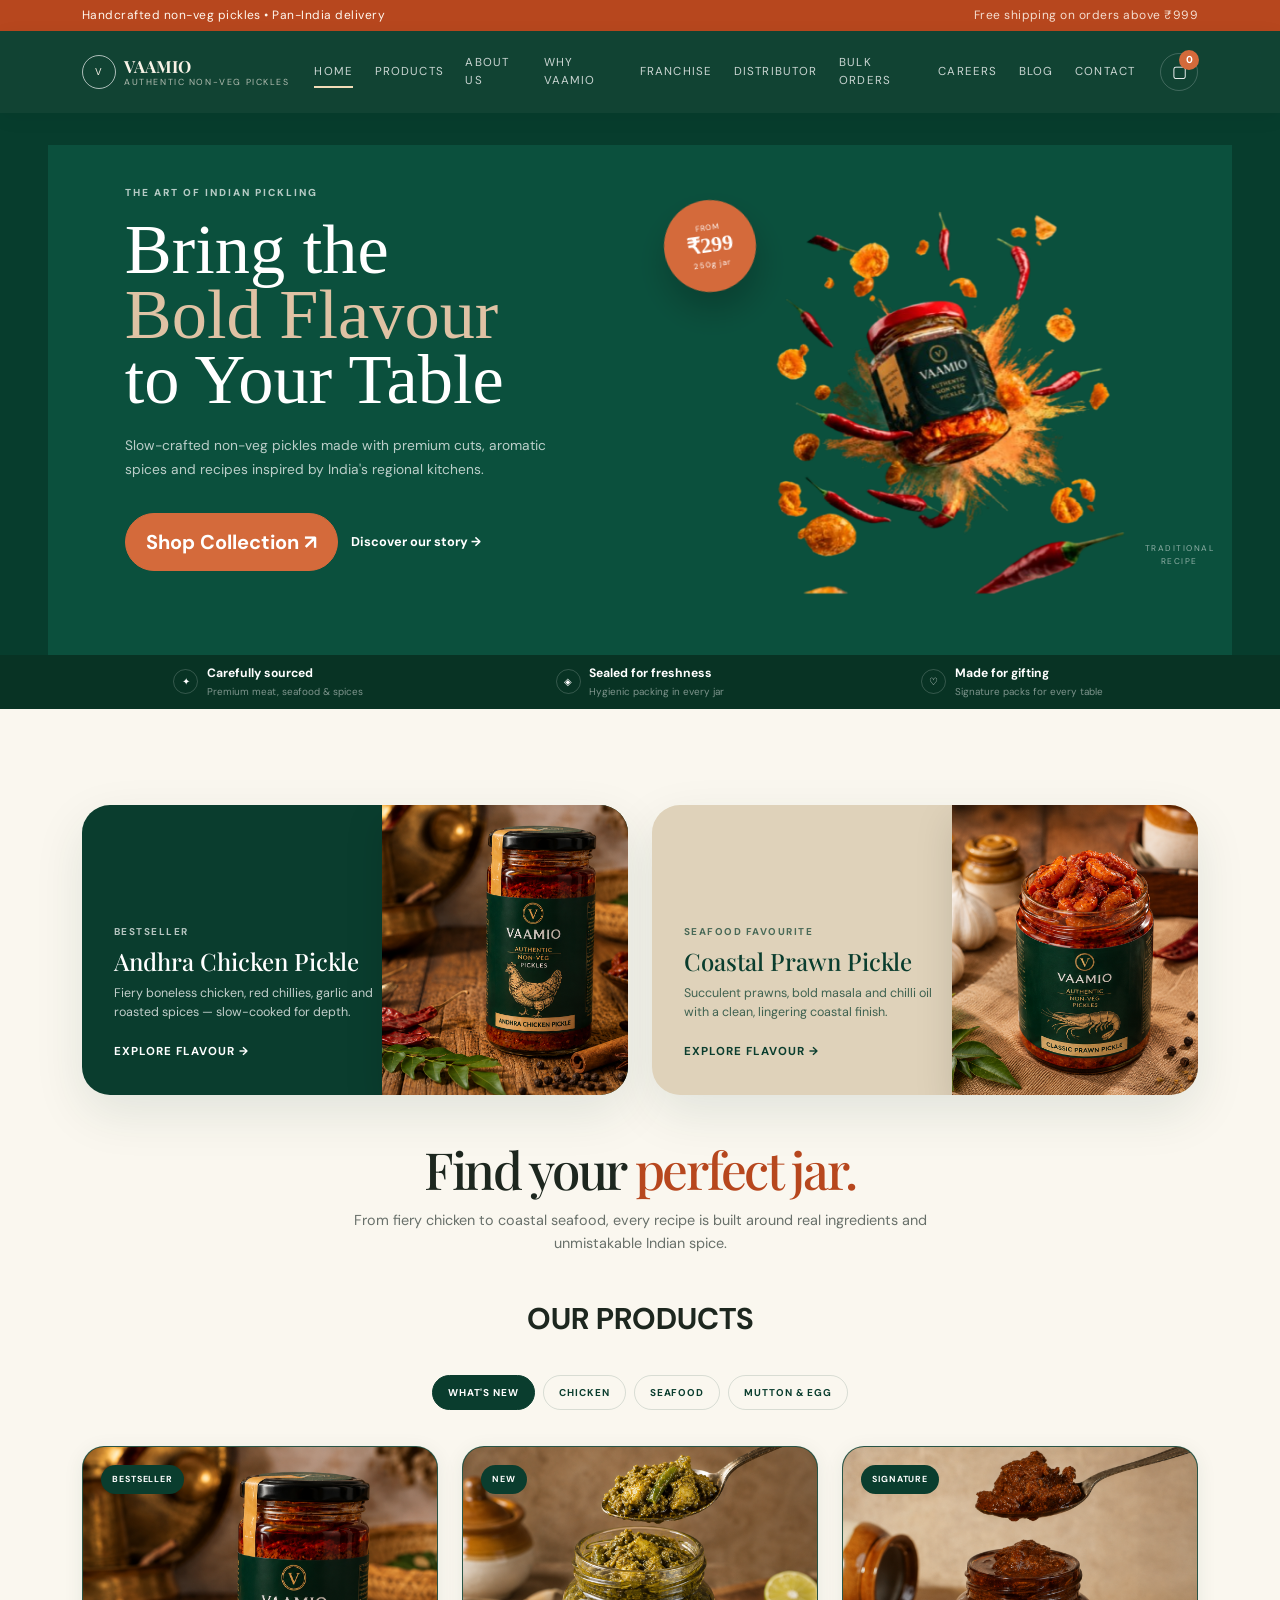
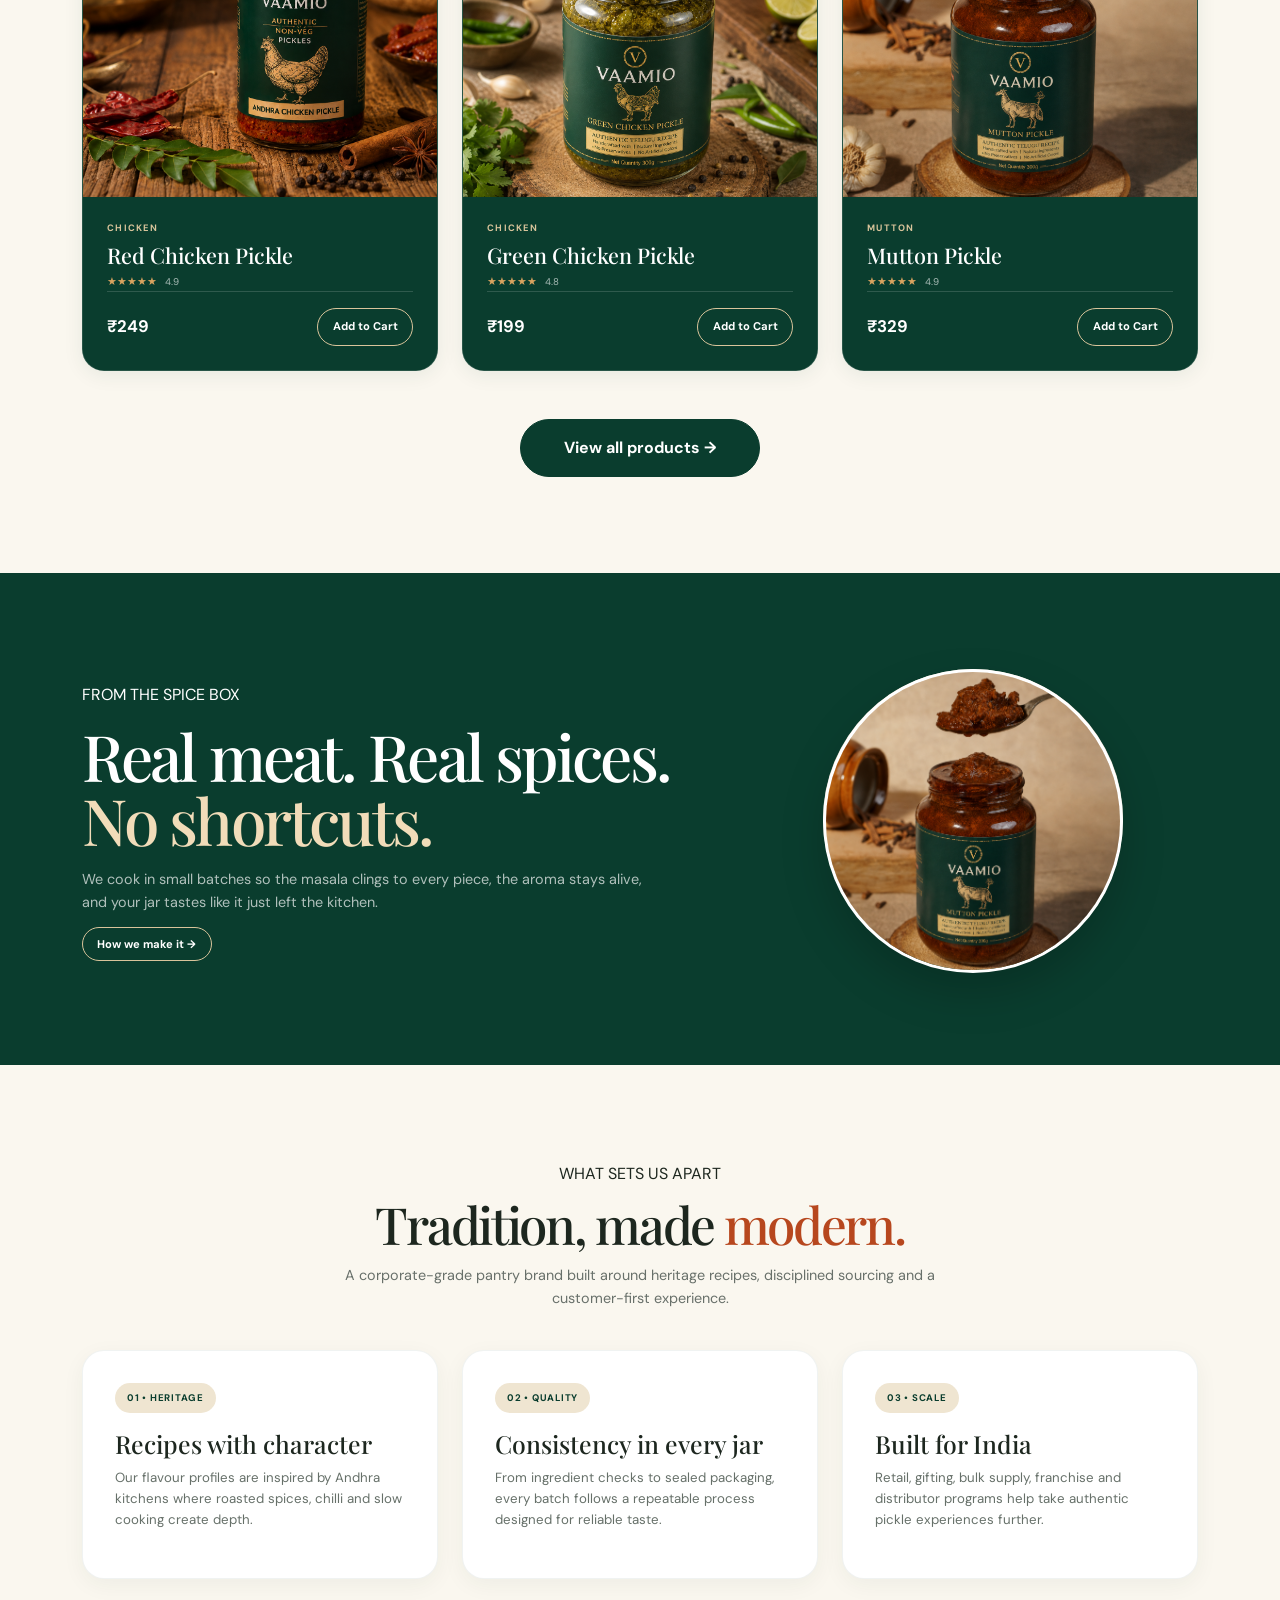
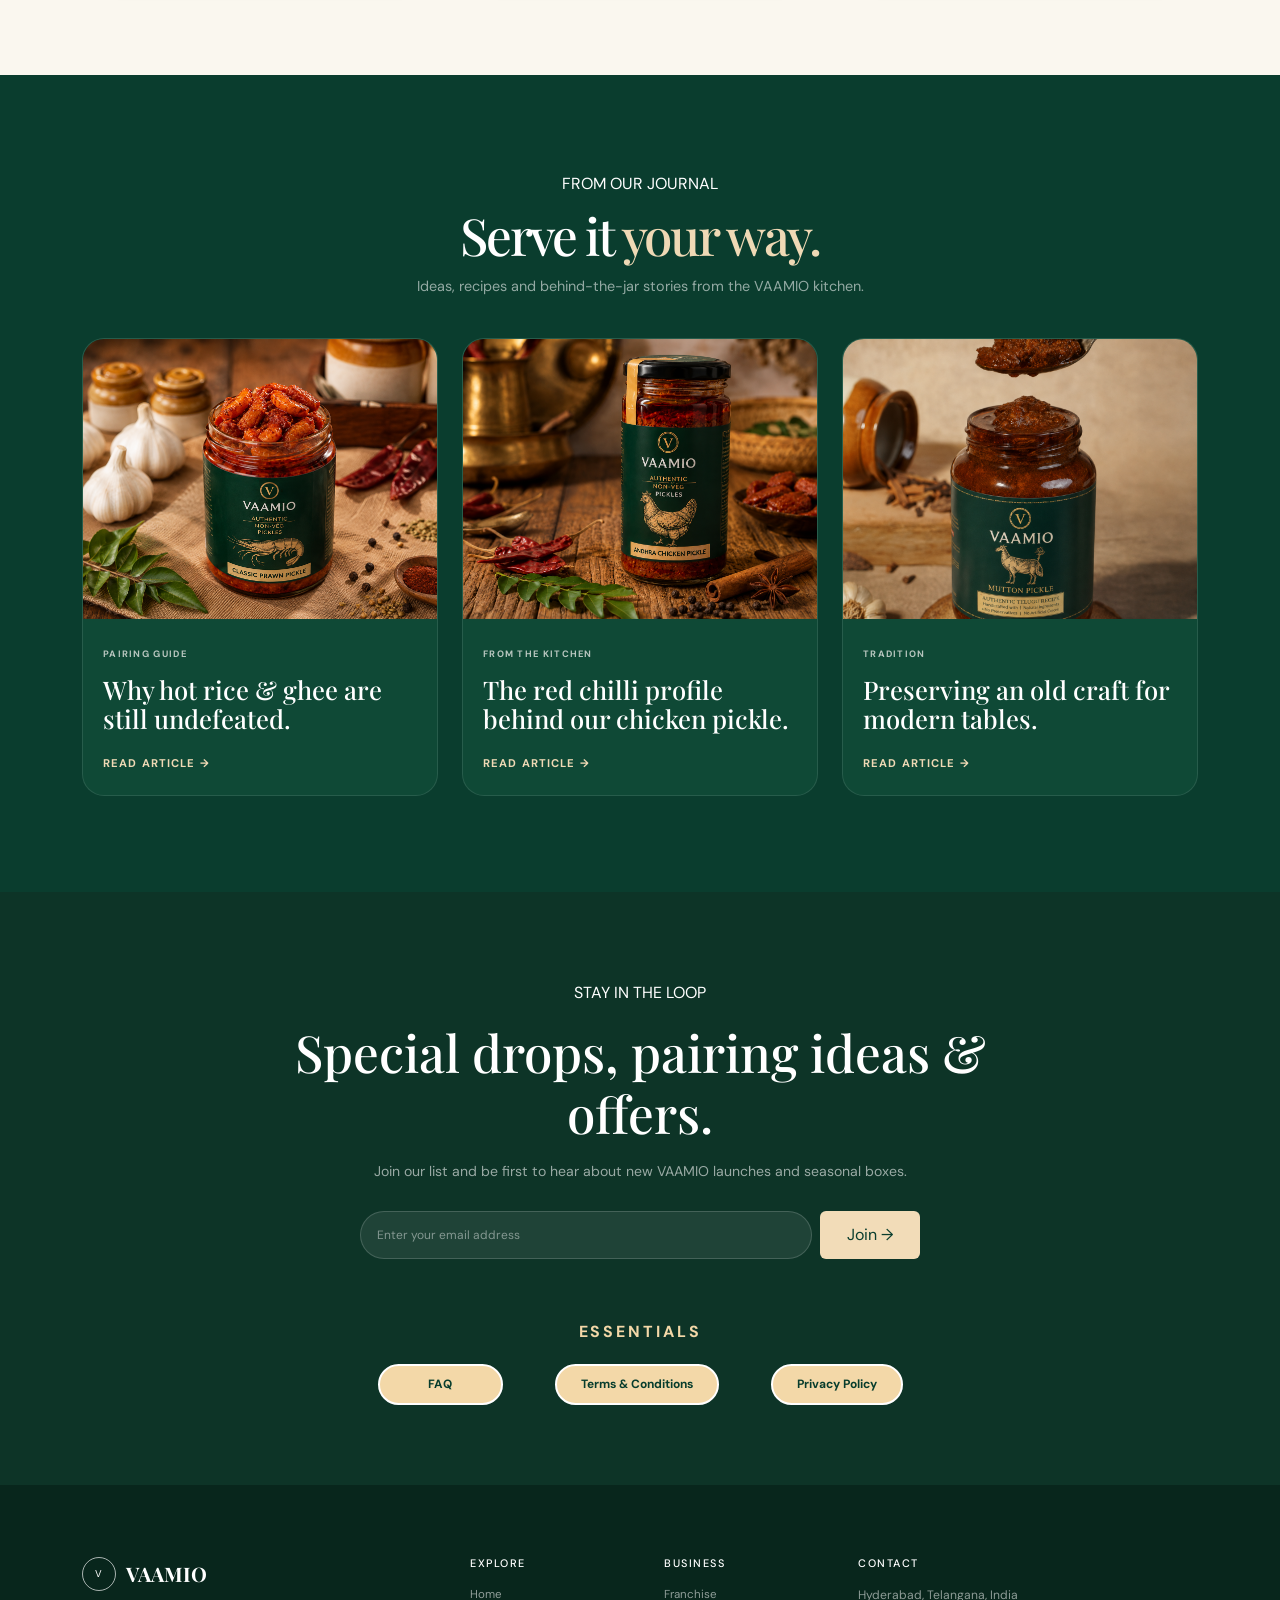
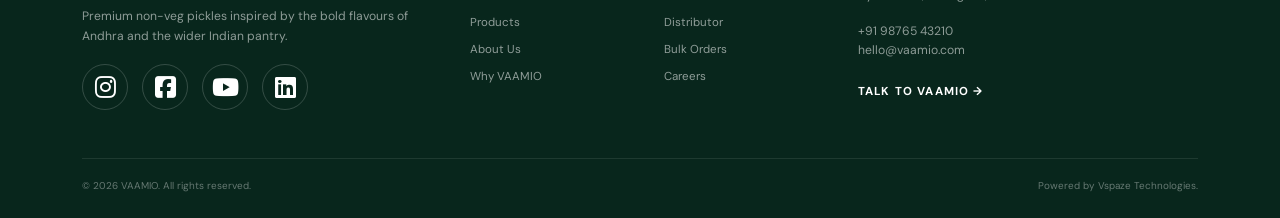
<file: index.html>
<!DOCTYPE html>
<html lang="en">

<head>

    <meta charset="UTF-8">

    <meta
        name="viewport"
        content="width=device-width, initial-scale=1.0">

    <meta
        name="description"
        content="VAAMIO — Authentic Telugu non-veg pickles crafted with premium ingredients and traditional recipes.">


    <title>
        VAAMIO | Authentic Telugu Non-Veg Pickles
    </title>
    <link rel="icon" type="image/png" href="/logo img.png">
    <!-- Bootstrap -->
    <link
        href="https://cdn.jsdelivr.net/npm/bootstrap@5.3.3/dist/css/bootstrap.min.css"
        rel="stylesheet">

    <!-- Google Fonts -->
    <link
        href="https://fonts.googleapis.com/css2?family=DM+Sans:wght@400;500;600;700&family=Playfair+Display:wght@500;600;700&display=swap"
        rel="stylesheet">

    <!-- Main CSS -->
    <link
        rel="stylesheet"
        href="index.css">

    <!-- Font Awesome -->
    <link
        rel="stylesheet"
        href="https://cdnjs.cloudflare.com/ajax/libs/font-awesome/6.5.2/css/all.min.css">

</head>

<body>

    <!-- =====================================================
         ANNOUNCEMENT BAR
    ====================================================== -->

    <div class="announcement-bar">

        <div class="container d-flex justify-content-between align-items-center gap-3 flex-wrap">

            <span>
                Handcrafted non-veg pickles • Pan-India delivery
            </span>

            <span class="announcement-right">
                Free shipping on orders above ₹999
            </span>

        </div>

    </div>


    <!-- =====================================================
         HEADER
    ====================================================== -->

    <header class="site-header sticky-top">

        <nav class="navbar navbar-expand-xl navbar-dark">

            <div class="container py-1">

                <!-- BRAND -->

                <a
                    class="navbar-brand d-flex align-items-center gap-2"
                    href="index.html">

                    <span class="brand-mark">
                        V
                    </span>

                    <span>

                        <strong>
                            VAAMIO
                        </strong>

                        <small>
                            Authentic Non-Veg Pickles
                        </small>

                    </span>

                </a>


                <!-- MOBILE TOGGLER -->

                <button
                    class="navbar-toggler"
                    type="button"
                    data-bs-toggle="collapse"
                    data-bs-target="#mainNav"
                    aria-controls="mainNav"
                    aria-label="Toggle navigation">

                    <span class="navbar-toggler-icon"></span>

                </button>


                <!-- NAVIGATION -->

                <div
                    class="collapse navbar-collapse"
                    id="mainNav">

                    <ul class="navbar-nav ms-auto align-items-xl-center gap-xl-1">

                        <li class="nav-item">

                            <a
                                class="nav-link active"
                                href="index.html">

                                Home

                            </a>

                        </li>


                        <li class="nav-item">

                            <a
                                class="nav-link"
                                href="Products/Products.html">

                                Products

                            </a>

                        </li>


                        <li class="nav-item">

                            <a
                                class="nav-link"
                                href="About us/About.html">

                                About Us

                            </a>

                        </li>


                        <li class="nav-item">

                            <a
                                class="nav-link"
                                href="Why-vaamio/Why-vaamio.html">

                                Why VAAMIO

                            </a>

                        </li>


                        <li class="nav-item">

                            <a
                                class="nav-link"
                                href="Franchise/Franchise.html">

                                Franchise

                            </a>

                        </li>


                        <li class="nav-item">

                            <a
                                class="nav-link"
                                href="Distributor/Distributor.html">

                                Distributor

                            </a>

                        </li>


                        <li class="nav-item">

                            <a
                                class="nav-link"
                                href="Bulk orders/Bulk orders.html">

                                Bulk Orders

                            </a>

                        </li>


                        <li class="nav-item">

                            <a
                                class="nav-link"
                                href="Carrers/Carrers.html">

                                Careers

                            </a>

                        </li>


                        <li class="nav-item">

                            <a
                                class="nav-link"
                                href="Blog/Blog.html">

                                Blog

                            </a>

                        </li>


                        <li class="nav-item">

                            <a
                                class="nav-link"
                                href="Contact/Contact.html">

                                Contact

                            </a>

                        </li>

                    </ul>


                    <!-- NAV ACTIONS -->

                    <div class="nav-actions ms-xl-3 mt-3 mt-xl-0 d-flex align-items-center gap-2">

                        <button
                            class="icon-btn cart-btn"
                            aria-label="Cart"
                            data-bs-toggle="offcanvas"
                            data-bs-target="#cartCanvas">

                            ▢

                            <span id="cartCount">
                                0
                            </span>

                        </button>

                    </div>

                </div>

            </div>

        </nav>

    </header>


    <!-- =====================================================
         MAIN
    ====================================================== -->

    <main>


        <!-- =================================================
             HERO
        ================================================== -->

        <section class="hero">

            <div class="container-fluid px-3 px-lg-5">

                <div class="hero-inner">


                    <!-- HERO CONTENT -->

                    <div class="hero-copy">

                        <p class="eyebrow">
                            The art of Indian pickling
                        </p>

                        <h1>
                            Bring the<br>
                            <em>Bold Flavour</em><br>
                            to Your Table
                        </h1>

                        <p>
                            Slow-crafted non-veg pickles made with premium cuts,
                            aromatic spices and recipes inspired by India's
                            regional kitchens.
                        </p>

                        <div class="hero-actions">

                            <a
                                href="Products/Products.html"
                                class="btn btn-accent btn-lg">

                                Shop Collection ↗

                            </a>

                            <a
                                href="About us/About.html"
                                class="discover">

                                Discover our story →

                            </a>

                        </div>

                    </div>


                    <!-- HERO IMAGE -->

                    <div class="hero-art">

                        <div class="arch">

                            <img
                                src="hero main pickle.png"
                                alt="Andhra Chicken Pickle">

                        </div>


                        <!-- PRICE -->

                        <div class="price">

                            <small>
                                FROM
                            </small>

                            <strong>
                                ₹299
                            </strong>

                            <span>
                                250g jar
                            </span>

                        </div>


                        <!-- HERO NOTE -->

                        <div class="hero-note">

                            TRADITIONAL<br>
                            RECIPE

                        </div>

                    </div>

                </div>

            </div>

        </section>


        <!-- =================================================
             TRUST STRIP
        ================================================== -->

        <section class="trust-strip">

            <div class="container">

                <div class="row g-0 text-center">


                    <div class="col-md-4 trust-item">

                        <div class="trust-icon">
                            ✦
                        </div>

                        <div>

                            <strong>
                                Carefully sourced
                            </strong>

                            <span>
                                Premium meat, seafood &amp; spices
                            </span>

                        </div>

                    </div>


                    <div class="col-md-4 trust-item">

                        <div class="trust-icon">
                            ◈
                        </div>

                        <div>

                            <strong>
                                Sealed for freshness
                            </strong>

                            <span>
                                Hygienic packing in every jar
                            </span>

                        </div>

                    </div>


                    <div class="col-md-4 trust-item">

                        <div class="trust-icon">
                            ♡
                        </div>

                        <div>

                            <strong>
                                Made for gifting
                            </strong>

                            <span>
                                Signature packs for every table
                            </span>

                        </div>

                    </div>

                </div>

            </div>

        </section>


        <!-- =================================================
             FEATURED PRODUCTS
        ================================================== -->

        <section class="section-shell light-section">

            <div class="container">


                <div class="row g-4 mb-5 home-product-grid">


                    <!-- CHICKEN FEATURE -->

                    <div class="col-lg-6">

                        <article class="feature-card feature-dark h-100">

                            <div class="feature-copy">

                                <span class="small-label">
                                    BESTSELLER
                                </span>

                                <h3>
                                    Andhra Chicken Pickle
                                </h3>

                                <p>
                                    Fiery boneless chicken, red chillies,
                                    garlic and roasted spices — slow-cooked
                                    for depth.
                                </p>

                                <a
                                    href="Products/Products.html"
                                    class="text-link">

                                    Explore flavour →

                                </a>

                            </div>

                            <img
                                src="Chickenpickle1.png"
                                alt="Chicken Pickle"
                                loading="lazy"
                                onerror="this.src='https://placehold.co/800x800/e8dfce/0a3d2e?text=Chicken+Pickle';">

                        </article>

                    </div>


                    <!-- PRAWN FEATURE -->

                    <div class="col-lg-6">

                        <article class="feature-card feature-cream h-100">

                            <div class="feature-copy">

                                <span class="small-label">
                                    SEAFOOD FAVOURITE
                                </span>

                                <h3>
                                    Coastal Prawn Pickle
                                </h3>

                                <p>
                                    Succulent prawns, bold masala and chilli
                                    oil with a clean, lingering coastal finish.
                                </p>

                                <a
                                    href="Products/Products.html"
                                    class="text-link">

                                    Explore flavour →

                                </a>

                            </div>

                            <img
                                src="prawnpickle.png"
                                alt="Prawn Pickle"
                                loading="lazy"
                                onerror="this.src='https://placehold.co/800x800/e8dfce/0a3d2e?text=Prawn+Pickle';">

                        </article>

                    </div>

                </div>


                <!-- PRODUCT HEADING -->

                <div class="section-heading text-center home-products-heading">

                    

                    <h2>
                        Find your
                        <span>
                            perfect jar.
                        </span>
                    </h2>

                    <p>
                        From fiery chicken to coastal seafood, every recipe
                        is built around real ingredients and unmistakable
                        Indian spice.
                    </p>

                </div>


              <div class="text-center pb-0">
                   <span class="eyebrow dark products-eyebrow">
    OUR PRODUCTS
</span>
              </div>
                <div
                    class="filter-pills"
                    id="homeProductFilters">
                    
                    
                    <button
                        type="button"
                        class="filter-pill active"
                        data-filter="all">

                        What's New

                    </button>

                    <button
                        type="button"
                        class="filter-pill"
                        data-filter="chicken">

                        Chicken

                    </button>

                    <button
                        type="button"
                        class="filter-pill"
                        data-filter="seafood">

                        Seafood

                    </button>

                    <button
                        type="button"
                        class="filter-pill"
                        data-filter="meat">

                        Mutton &amp; Egg

                    </button>

                </div>


                <!-- =================================================
                     PRODUCT GRID
                     WHAT'S NEW = FIRST 3 PRODUCTS ONLY
                     ================================================== -->

                <div
                    class="row g-4 justify-content-center"
                    id="homeProductGrid">


                    <!-- =================================================
                         CHICKEN 1
                    ================================================== -->

                    <div
                        class="col-md-4 home-product-item"
                        data-category="chicken">

                        <article class="product-card">

                            <div class="product-image">

                                <span class="product-tag">
                                    BESTSELLER
                                </span>

                                <img
                                    src="Chickenpickle1.png"
                                    alt="Red Chicken Pickle"
                                    loading="lazy"
                                    onerror="this.src='https://placehold.co/800x800/e8dfce/0a3d2e?text=Red+Chicken+Pickle';">

                            </div>


                            <div class="product-info">

                                <span class="product-type">
                                    chicken
                                </span>

                                <h3>
                                    Red Chicken Pickle
                                </h3>

                                <div class="rating">

                                    ★★★★★

                                    <small>
                                        4.9
                                    </small>

                                </div>


                                <div class="product-bottom">

                                    <strong>
                                        ₹249
                                    </strong>

                                    <button
                                        type="button"
                                        class="btn-add-cart add-to-cart add-btn"
                                        data-name="Red Chicken Pickle"
                                        data-price="249"
                                        data-image="Chickenpickle1.png">

                                        Add to Cart

                                    </button>

                                </div>

                            </div>

                        </article>

                    </div>


                    <!-- =================================================
                         GREEN CHIKEN
                    ================================================== -->

                    <div
                        class="col-md-4 home-product-item"
                        data-category="chicken">

                        <article class="product-card">

                            <div class="product-image">

                                <span class="product-tag">
                                    NEW
                                </span>

                                <img
                                    src="green chicken pickle.png"
                                    alt="Green Chicken Pickle"
                                    loading="lazy"
                                    onerror="this.src='https://placehold.co/800x800/e8dfce/0a3d2e?text=Green+Chilli+Pickle';">

                            </div>


                            <div class="product-info">

                                <span class="product-type">
                                    chicken
                                </span>

                                <h3>
                                    Green Chicken Pickle
                                </h3>

                                <div class="rating">

                                    ★★★★★

                                    <small>
                                        4.8
                                    </small>

                                </div>


                                <div class="product-bottom">

                                    <strong>
                                        ₹199
                                    </strong>

                                    <button
                                       type="button"
                                       class="btn-add-cart add-to-cart add-btn"
                                       data-name="Green Chicken Pickle"
                                       data-price="199"
                                      data-image="green chicken pickle.png">

                                        Add to Cart
                                   </button>

                                </div>

                            </div>

                        </article>

                    </div>


                    <!-- =================================================
                         MUTTON
                    ================================================== -->

                    <div
                        class="col-md-4 home-product-item"
                        data-category="meat">

                        <article class="product-card">

                            <div class="product-image">

                                <span class="product-tag">
                                    SIGNATURE
                                </span>

                                <img
                                    src="mutton pickle.png"
                                    alt="Mutton Pickle"
                                    loading="lazy"
                                    onerror="this.src='https://placehold.co/800x800/e8dfce/0a3d2e?text=Mutton+Pickle';">

                            </div>


                            <div class="product-info">

                                <span class="product-type">
                                    Mutton
                                </span>

                                <h3>
                                    Mutton Pickle
                                </h3>

                                <div class="rating">

                                    ★★★★★

                                    <small>
                                        4.9
                                    </small>

                                </div>


                                <div class="product-bottom">

                                    <strong>
                                        ₹329
                                    </strong>

                                    <button
                                        type="button"
                                        class="btn-add-cart add-to-cart add-btn"
                                        data-name="Mutton Pickle"
                                        data-price="329"
                                        data-image="mutton pickle.png">

                                        Add to Cart

                                    </button>

                                </div>

                            </div>

                        </article>

                    </div>
                    <div
                        class="col-md-4 home-product-item"
                        data-category="meat">

                        <article class="product-card">

                            <div class="product-image">

                                <span class="product-tag">
                                    SIGNATURE
                                </span>

                                <img
                                    src="egg pickle.png"
                                    alt="Egg Pickle"
                                    loading="lazy"
                                    onerror="this.src='https://placehold.co/800x800/e8dfce/0a3d2e?text=Green+Chilli+Pickle';">

                            </div>


                            <div class="product-info">

                                <span class="product-type">
                                    Egg
                                </span>

                                <h3>
                                    Egg Pickle
                                </h3>

                                <div class="rating">

                                    ★★★★★

                                    <small>
                                        4.8
                                    </small>

                                </div>


                                <div class="product-bottom">

                                    <strong>
                                        ₹199
                                    </strong>

                                    <button
                                        type="button"
                                        class="btn-add-cart add-to-cart add-btn"
                                        data-name="Egg Pickle"
                                        data-price="199"
                                        data-image="Egg pickle.png">

                                        Add to Cart

                                    </button>

                                </div>

                            </div>

                        </article>

                    </div>


                    <!-- =================================================
                         PRAWN
                    ================================================== -->

                    <div
                        class="col-md-4 home-product-item"
                        data-category="seafood">

                        <article class="product-card">

                            <div class="product-image">

                                <span class="product-tag">
                                    COASTAL
                                </span>

                                <img
                                    src="prawnpickle.png"
                                    alt="Prawn Pickle"
                                    loading="lazy"
                                    onerror="this.src='https://placehold.co/800x800/e8dfce/0a3d2e?text=Prawn+Pickle';">

                            </div>


                            <div class="product-info">

                                <span class="product-type">
                                    seafood
                                </span>

                                <h3>
                                    Prawn Pickle
                                </h3>

                                <div class="rating">

                                    ★★★★★

                                    <small>
                                        4.9
                                    </small>

                                </div>


                                <div class="product-bottom">

                                    <strong>
                                        ₹299
                                    </strong>

                                    <button
                                        type="button"
                                        class="btn-add-cart add-to-cart add-btn"
                                        data-name="Prawn Pickle"
                                        data-price="299"
                                        data-image="prawnpickle.png">

                                        Add to Cart

                                    </button>

                                </div>

                            </div>

                        </article>

                    </div>
                    <!-- =================================================
     FISH PICKLE
================================================== -->

<div
    class="col-md-4 home-product-item"
    data-category="seafood">

    <article class="product-card">

        <div class="product-image">

            <span class="product-tag">
                NEW
            </span>

            <img
                src="fish pickle.png"
                alt="Fish Pickle"
                loading="lazy"
                onerror="this.src='https://placehold.co/800x800/e8dfce/0a3d2e?text=Fish+Pickle';">

        </div>


        <div class="product-info">

            <span class="product-type">
                seafood
            </span>

            <h3>
                Fish Pickle
            </h3>

            <div class="rating">

                ★★★★★

                <small>
                    4.8
                </small>

            </div>


            <div class="product-bottom">

                <strong>
                    ₹249
                </strong>

                <button
                    type="button"
                    class="btn-add-cart add-to-cart add-btn"
                    data-name="Fish Pickle"
                    data-price="249"
                    data-image="fish pickle.png">

                    Add to Cart

                </button>

            </div>

        </div>

    </article>

</div>


                    <!-- =================================================
                         ADD MORE CHICKEN PRODUCTS HERE
                         
                         Example:
                         data-category="chicken"
                    ================================================== -->

                    <!--
                    <div
                        class="col-md-4 home-product-item"
                        data-category="chicken">

                        <article class="product-card">

                            <div class="product-image">

                                <span class="product-tag">
                                    NEW
                                </span>

                                <img
                                    src="your-chicken-image.png"
                                    alt="Your Chicken Pickle"
                                    loading="lazy">

                            </div>

                            <div class="product-info">

                                <span class="product-type">
                                    chicken
                                </span>

                                <h3>
                                    Your Chicken Pickle
                                </h3>

                                <div class="rating">
                                    ★★★★★
                                    <small>4.8</small>
                                </div>

                                <div class="product-bottom">

                                    <strong>
                                        ₹299
                                    </strong>

                                    <button
                                        type="button"
                                        class="btn-add-cart add-to-cart add-btn"
                                        data-name="Your Chicken Pickle"
                                        data-price="299"
                                        data-image="your-chicken-image.png">

                                        Add to Cart

                                    </button>

                                </div>

                            </div>

                        </article>

                    </div>
                    -->

                </div>


                <!-- VIEW ALL PRODUCTS -->

                <div class="text-center mt-5">

    <a
        href="Products/Products.html"
        class="view-all-products">

        View all products →

    </a>

</div>
            </div>

        </section>


        <!-- =================================================
             STATEMENT SECTION
        ================================================== -->

        <section class="statement-banner">

            <div class="container">

                <div class="row align-items-center">


                    <div class="col-lg-7">

                        <span class="eyebrow">
                            FROM THE SPICE BOX
                        </span>

                        <h2>

                            Real meat. Real spices.

                            <br>

                            <span>
                                No shortcuts.
                            </span>

                        </h2>

                        <p>
                            We cook in small batches so the masala clings
                            to every piece, the aroma stays alive, and your
                            jar tastes like it just left the kitchen.
                        </p>

                        <a
                            class="add-btn btn-primary-cream"
                            href="Why-vaamio/Why-vaamio.html">

                            How we make it →

                        </a>

                    </div>


                    <div
                        class="col-lg-5 text-center mt-5 mt-lg-0">

                        <div class="round-product-wrap">

                            <img
                                src="mutton pickle.png"
                                alt="Signature Pickle"
                                loading="lazy"
                                onerror="this.src='https://placehold.co/800x800/e8dfce/0a3d2e?text=Signature+Pickle';">

                        </div>

                    </div>

                </div>

            </div>

        </section>


        <!-- =================================================
             WHAT SETS US APART
        ================================================== -->

        <section class="section-shell light-section">

            <div class="container">


                <div class="section-heading text-center">

                    <span class="eyebrow dark">
                        WHAT SETS US APART
                    </span>

                    <h2>
                        Tradition, made
                        <span>
                            modern.
                        </span>
                    </h2>

                    <p>
                        A corporate-grade pantry brand built around heritage
                        recipes, disciplined sourcing and a customer-first
                        experience.
                    </p>

                </div>


                <div class="row g-4">


                    <div class="col-md-4">

                        <article class="info-card">

                            <span class="badge-soft">
                                01 • HERITAGE
                            </span>

                            <h3 class="mt-3">
                                Recipes with character
                            </h3>

                            <p>
                                Our flavour profiles are inspired by Andhra
                                kitchens where roasted spices, chilli and
                                slow cooking create depth.
                            </p>

                        </article>

                    </div>


                    <div class="col-md-4">

                        <article class="info-card">

                            <span class="badge-soft">
                                02 • QUALITY
                            </span>

                            <h3 class="mt-3">
                                Consistency in every jar
                            </h3>

                            <p>
                                From ingredient checks to sealed packaging,
                                every batch follows a repeatable process
                                designed for reliable taste.
                            </p>

                        </article>

                    </div>


                    <div class="col-md-4">

                        <article class="info-card">

                            <span class="badge-soft">
                                03 • SCALE
                            </span>

                            <h3 class="mt-3">
                                Built for India
                            </h3>

                            <p>
                                Retail, gifting, bulk supply, franchise and
                                distributor programs help take authentic
                                pickle experiences further.
                            </p>

                        </article>

                    </div>

                </div>

            </div>

        </section>


        <!-- =================================================
             JOURNAL
        ================================================== -->

        <section class="journal-section">

            <div class="container">


                <div class="section-heading text-center light-heading">

                    <span class="eyebrow">
                        FROM OUR JOURNAL
                    </span>

                    <h2>
                        Serve it
                        <span>
                            your way.
                        </span>
                    </h2>

                    <p>
                        Ideas, recipes and behind-the-jar stories from the
                        VAAMIO kitchen.
                    </p>

                </div>


                <div class="row g-4">


                    <!-- JOURNAL 1 -->

                    <div class="col-md-4">

                        <article class="journal-card">

                            <div class="journal-image">

                                <img
                                    src="prawnpickle.png"
                                    alt="Prawn Pickle Pairing"
                                    loading="lazy"
                                    onerror="this.src='https://placehold.co/800x800/e8dfce/0a3d2e?text=Prawn+Pickle+Pairing';">

                            </div>

                            <div class="journal-copy">

                                <span>
                                    PAIRING GUIDE
                                </span>

                                <h3>
                                    Why hot rice &amp; ghee are still undefeated.
                                </h3>

                                <a href="Blog/Blog.html">
                                    Read article →

                                </a>

                            </div>

                        </article>

                    </div>


                    <!-- JOURNAL 2 -->

                    <div class="col-md-4">

                        <article class="journal-card">

                            <div class="journal-image">

                                <img
                                    src="Chickenpickle1.png"
                                    alt="Chicken Pickle"
                                    loading="lazy"
                                    onerror="this.src='https://placehold.co/800x800/e8dfce/0a3d2e?text=Chicken+Pickle';">

                            </div>

                            <div class="journal-copy">

                                <span>
                                    FROM THE KITCHEN
                                </span>

                                <h3>
                                    The red chilli profile behind our chicken pickle.
                                </h3>

                                <a href="Blog/Blog.html">
                                    Read article →

                                </a>

                            </div>

                        </article>

                    </div>


                    <!-- JOURNAL 3 -->

                    <div class="col-md-4">

                        <article class="journal-card">

                            <div class="journal-image">

                                <img
                                    src="mutton pickle.png"
                                    alt="Mutton Pickle"
                                    loading="lazy"
                                    onerror="this.src='https://placehold.co/800x800/e8dfce/0a3d2e?text=Mutton+Pickle';">

                            </div>

                            <div class="journal-copy">

                                <span>
                                    TRADITION
                                </span>

                                <h3>
                                    Preserving an old craft for modern tables.
                                </h3>

                                <a href="Blog/Blog.html">
                                    Read article →

                                </a>

                            </div>

                        </article>

                    </div>

                </div>

            </div>

        </section>


        <!-- =================================================
             NEWSLETTER
        ================================================== -->

        <section class="newsletter-section">

            <div class="container">

                <div class="newsletter-inner text-center">

                    <span class="eyebrow">
                        STAY IN THE LOOP
                    </span>

                    <h2>
                        Special drops, pairing ideas &amp; offers.
                    </h2>

                    <p>
                        Join our list and be first to hear about new VAAMIO
                        launches and seasonal boxes.
                    </p>


                    <form
                        id="newsletterForm"
                        class="newsletter-form mx-auto">

                        <input
                            type="email"
                            class="form-control"
                            placeholder="Enter your email address"
                            required>

                        <button
                            class="btn"
                            type="submit">

                            Join →

                        </button>

                    </form>


                    <small
                        id="newsletterMsg"
                        class="newsletter-msg">
                    </small>

                </div>

            </div>

        </section>


       <!-- =================================================
        ESSENTIALS
      ================================================== -->

       <section class="essentials-section">
          <div class="container">
              <div class="essentials-wrap">
                   <!-- HEADING -->
                   <div class="essentials-title">
                       ESSENTIALS
                  </div>

                  <!-- BUTTONS -->
                  <div class="essentials-links">
                       <a
                          href="Faq/Faq.html"
                          class="essential-btn">

                          FAQ

                        </a>

                       <a
                          href="Terms/Terms.html"
                          class="essential-btn">

                           Terms &amp; Conditions

                      </a>

                      <a
                          href="Privacy policy/Privacy policy.html"
                          class="essential-btn">

                           Privacy Policy
                      </a>
                  </div>
              </div>
          </div>
      </section>
  </main>


    <!-- =====================================================
         FOOTER
    ====================================================== -->

    <footer class="site-footer">

        <div class="container">

            <div class="row g-5">


                <!-- BRAND -->

                <div class="col-lg-4">

                    <a
                        class="footer-brand"
                        href="index.html">

                        <span class="brand-mark">
                            V
                        </span>

                        <strong>
                            VAAMIO
                        </strong>

                    </a>

                    <p class="mt-3">
                        Premium non-veg pickles inspired by the bold flavours
                        of Andhra and the wider Indian pantry.
                    </p>


                    <div class="social-links">

                        <a
                            href="#"
                            aria-label="Instagram">

                            <i class="fa-brands fa-instagram"></i>

                        </a>


                        <a
                            href="#"
                            aria-label="Facebook">

                            <i class="fa-brands fa-square-facebook"></i>

                        </a>


                        <a
                            href="#"
                            aria-label="YouTube">

                            <i class="fa-brands fa-youtube"></i>

                        </a>


                        <a
                            href="#"
                            aria-label="LinkedIn">

                            <i class="fa-brands fa-linkedin"></i>

                        </a>

                    </div>

                </div>


                <!-- EXPLORE -->

                <div class="col-6 col-lg-2">

                    <h5>
                        Explore
                    </h5>

                    <div class="footer-links">

                        <a href="index.html">
                            Home
                        </a>

                        <a href="Products/Products.html">
                            Products
                        </a>

                        <a href="About us/About.html">
                            About Us
                        </a>

                        <a href="Why-vaamio/Why-vaamio.html">
                            Why VAAMIO
                        </a>

                    </div>

                </div>


                <!-- BUSINESS -->

                <div class="col-6 col-lg-2">

                    <h5>
                        Business
                    </h5>

                    <div class="footer-links">

                        <a href="Franchise/Franchise.html">
                            Franchise
                        </a>

                        <a href="Distributor/Distributor.html">
                            Distributor
                        </a>

                        <a href="Bulk orders/Bulk orders.html">
                            Bulk Orders
                        </a>

                        <a href="Carrers/Carrers.html">
                            Careers
                        </a>

                    </div>

                </div>


                <!-- CONTACT -->

                <div class="col-lg-4">

                    <h5>
                        Contact
                    </h5>

                    <p>
                        Hyderabad, Telangana, India
                    </p>

                    <p>
                        +91 98765 43210
                        <br>
                        hello@vaamio.com
                    </p>

                    <a
                        class="text-link"
                        href="Contact/Contact.html">

                        Talk to VAAMIO →

                    </a>

                </div>

            </div>


            <!-- FOOTER BOTTOM -->

            <div
                class="footer-bottom d-flex flex-column flex-md-row justify-content-between gap-2 mt-5">

                <span>
                    © 2026 VAAMIO. All rights reserved.
                </span>

                <span>
                    Powered by Vspaze Technologies.
                </span>

            </div>

        </div>

    </footer>


    <!-- =====================================================
         SEARCH MODAL
    ====================================================== -->

    <div
        class="modal fade"
        id="searchModal"
        tabindex="-1">

        <div class="modal-dialog modal-dialog-centered">

            <div class="modal-content search-modal">

                <div class="modal-header border-0">

                    <h5 class="modal-title">
                        Search VAAMIO
                    </h5>

                    <button
    type="button"
    class="btn-close"
    data-bs-dismiss="modal"
    aria-label="Close search">
</button>

                </div>

                <div class="modal-body pt-0">

                    <input
                        id="searchInput"
                        class="form-control search-input"
                        type="search"
                        placeholder="Try chicken, prawn, mutton...">

                    <div class="search-hints">

                        <button data-search="chicken">
                            Chicken
                        </button>

                        <button data-search="prawn">
                            Prawn
                        </button>

                        <button data-search="mutton">
                            Mutton
                        </button>

                        <button data-search="fish">
                            Fish
                        </button>

                    </div>

                </div>

            </div>

        </div>

    </div>


    <!-- =====================================================
         CART OFFCANVAS
    ====================================================== -->

    <div
        class="offcanvas offcanvas-end cart-canvas"
        tabindex="-1"
        id="cartCanvas">

        <div class="offcanvas-header">

            <h5>
                Your cart
            </h5>

            <button
    type="button"
    class="btn-close"
    data-bs-dismiss="offcanvas"
    aria-label="Close cart">
</button>
        </div>


        <div class="offcanvas-body d-flex flex-column">

            <div
                id="cartItems"
                class="cart-items">

                <div class="empty-cart">
                    No Items in Cart.
                </div>

            </div>


            <div class="mt-auto pt-4 border-top">

                <div class="d-flex justify-content-between mb-3">

                    <strong>
                        Subtotal
                    </strong>

                    <strong id="cartTotal">
                        ₹0
                    </strong>

                </div>


                <button
                    class="btn btn-dark-green w-100"
                    id="checkoutBtn">

                    Proceed to checkout

                </button>

            </div>

        </div>

    </div>


    <!-- =====================================================
         TOAST
    ====================================================== -->

    <div class="toast-container position-fixed bottom-0 end-0 p-3">

        <div
            id="siteToast"
            class="toast align-items-center border-0">

            <div class="d-flex">

                <div class="toast-body">
                    Added to cart.
                </div>

                <button
    type="button"
    class="btn-close me-2 m-auto"
    data-bs-dismiss="toast"
    aria-label="Close notification">
</button>
            </div>

        </div>

    </div>


    <!-- =====================================================
         SCRIPTS
    ====================================================== -->

    <script src="https://cdn.jsdelivr.net/npm/bootstrap@5.3.3/dist/js/bootstrap.bundle.min.js"></script>

    <script src="index.js"></script>


    <!-- =====================================================
         HOME PRODUCT FILTER + CART
    ====================================================== -->

    <script>

document.addEventListener("DOMContentLoaded", function () { 

    /* =====================================================
       PRODUCT FILTER
    ===================================================== */

    const filterButtons = document.querySelectorAll(
        "#homeProductFilters .filter-pill"
    );

    const products = document.querySelectorAll(
        "#homeProductGrid .home-product-item"
    );


    function filterProducts(category) {

    let visibleNewProducts = 0;

    products.forEach(function (product) {

        const productCategory =
            product.getAttribute("data-category");

        /* WHAT'S NEW */
        if (category === "all") {

            if (visibleNewProducts < 3) {

                product.style.setProperty(
                    "display",
                    "block",
                    "important"
                );

                visibleNewProducts++;

            } else {

                product.style.setProperty(
                    "display",
                    "none",
                    "important"
                );

            }

            return;
        }


        /* CATEGORY FILTER */
        if (productCategory === category) {

            product.style.setProperty(
                "display",
                "block",
                "important"
            );

        } else {

            product.style.setProperty(
                "display",
                "none",
                "important"
            );

        }

    });


    /* ACTIVE BUTTON */

    filterButtons.forEach(function (button) {

        button.classList.remove("active");

    });


    const activeButton = document.querySelector(
        '#homeProductFilters .filter-pill[data-filter="' +
        category +
        '"]'
    );


    if (activeButton) {

        activeButton.classList.add("active");

    }

}


    /* =====================================================
       FILTER BUTTON EVENTS
    ===================================================== */

    filterButtons.forEach(function (button) {

        button.addEventListener("click", function () {

            filterProducts(
                this.getAttribute("data-filter")
            );

        });

    });


    /* =====================================================
       INITIAL PRODUCT VIEW
       SHOW ONLY 3 PRODUCTS
    ===================================================== */

    filterProducts("all");


});

    </script>


    <!-- =====================================================
         PREVENT TEXT SELECTION / IMAGE DRAGGING
    ===================================================== -->

    <script>

document.addEventListener(
    "selectstart",
    function (e) {

        if (
            !e.target.matches(
                "input, textarea, select, [contenteditable='true']"
            )
        ) {

            e.preventDefault();

        }

    }
);


document.addEventListener(
    "dragstart",
    function (e) {

        e.preventDefault();

    }
);

    </script>

</body>

</html>
</file>
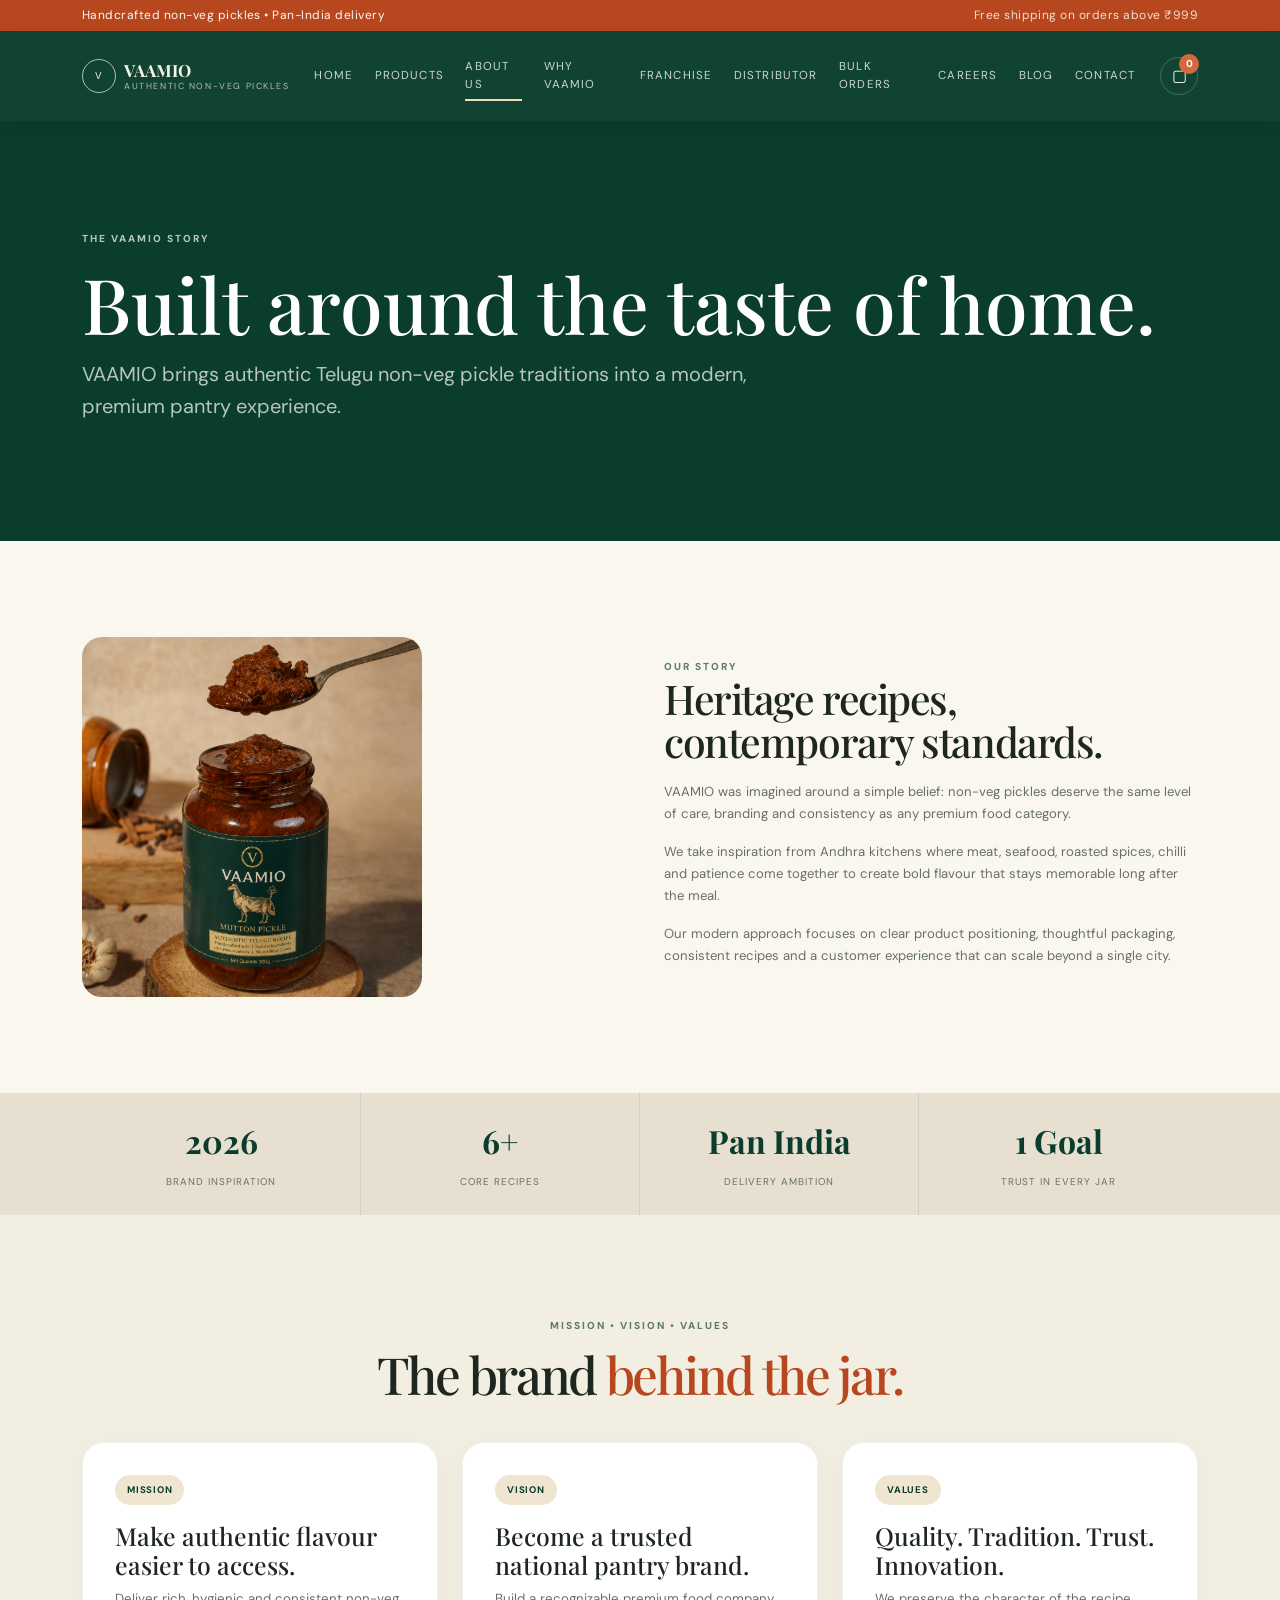
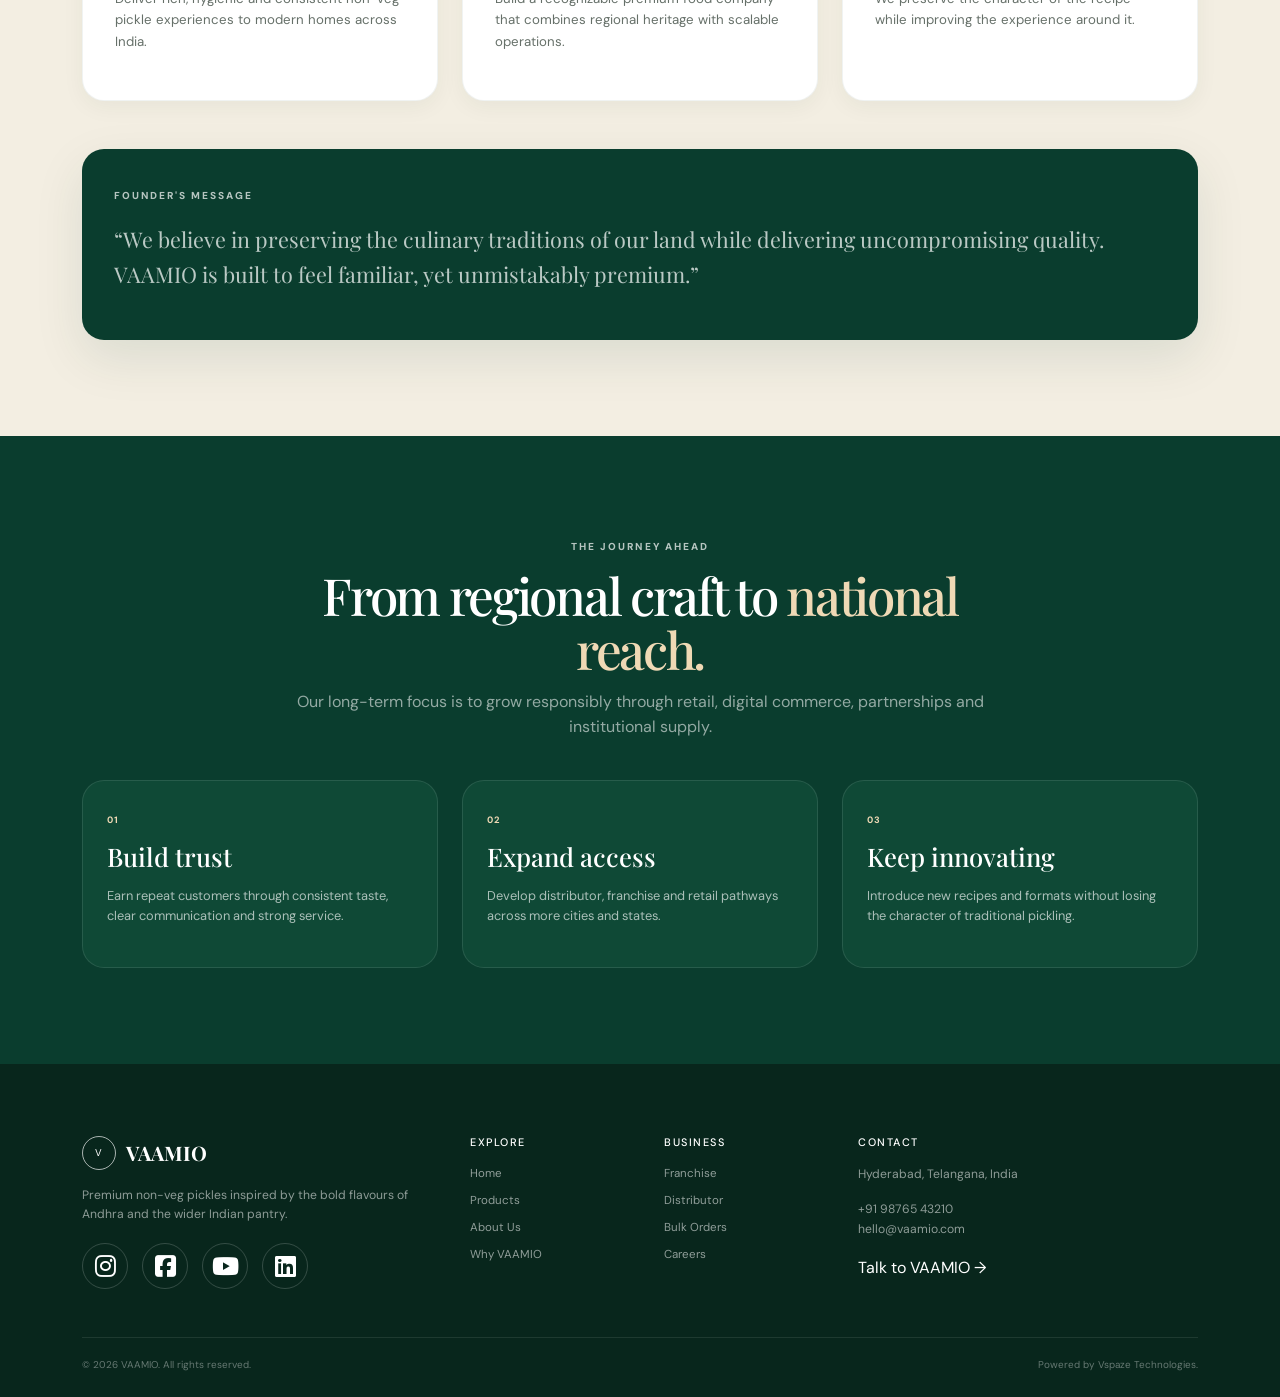
<file: About us/About.html>
<!DOCTYPE html>
<html lang="en">
    <head>
        <meta charset="UTF-8">
        <meta name="viewport" content="width=device-width, initial-scale=1.0">
        <meta name="description" content="Learn about VAAMIO, its Andhra-inspired non-veg pickle philosophy and brand journey.">
        <meta name="theme-color" content="#0a3d2e">
        <title>
            About VAAMIO | Our Story
        </title>
        <link rel="icon" type="image/png" href="/logo img.png">
        <link href="https://cdn.jsdelivr.net/npm/bootstrap@5.3.3/dist/css/bootstrap.min.css" rel="stylesheet">
        <link href="https://fonts.googleapis.com/css2?family=DM+Sans:wght@400;500;600;700&family=Playfair+Display:wght@500;600;700&display=swap" rel="stylesheet">
        <link rel="stylesheet"href="https://cdnjs.cloudflare.com/ajax/libs/font-awesome/6.5.2/css/all.min.css">
        <link rel="stylesheet" href="About.css">
        <link rel="stylesheet" href="https://cdnjs.cloudflare.com/ajax/libs/font-awesome/6.5.2/css/all.min.css">
    </head>
    <body>
        <div class="announcement-bar">
            <div class="container d-flex justify-content-between align-items-center gap-3 flex-wrap">
                <span>
                    Handcrafted non-veg pickles • Pan-India delivery
                </span>
                <span class="announcement-right">
                    Free shipping on orders above ₹999
                </span>
            </div>
        </div>
        <header class="site-header sticky-top">
            <nav class="navbar navbar-expand-xl navbar-dark">
                <div class="container py-2">
                    <a class="navbar-brand d-flex align-items-center gap-2" href="/index.html">
                        <span class="brand-mark">
                            V
                        </span>
                        <span>
                            <strong>
                                VAAMIO
                            </strong>
                            <small>
                                Authentic Non-Veg Pickles
                            </small>
                        </span>
                    </a>
                    <button class="navbar-toggler" type="button" data-bs-toggle="collapse" data-bs-target="#mainNav">
                        <span class="navbar-toggler-icon">
                        </span>
                    </button>
                    <div class="collapse navbar-collapse" id="mainNav">
                        <ul class="navbar-nav ms-auto align-items-xl-center gap-xl-1">
                            <li class="nav-item">
                                <a class="nav-link " href="/index.html">
                                    Home
                                </a>
                            </li>
                            <li class="nav-item">
                                <a class="nav-link " href="/Products/Products.html">
                                    Products
                                </a>
                            </li>
                            <li class="nav-item">
                                <a class="nav-link active" href="/About us/About.html">
                                    About Us
                                </a>
                            </li>
                            <li class="nav-item">
                                <a class="nav-link " href="/Why-vaamio/Why-vaamio.html">
                                    Why VAAMIO
                                </a>
                            </li>
                            <li class="nav-item">
                                <a class="nav-link " href="/Franchise/Franchise.html">
                                    Franchise
                                </a>
                            </li>
                            <li class="nav-item">
                                <a class="nav-link " href="/Distributor/Distributor.html">
                                    Distributor
                                </a>
                            </li>
                            <li class="nav-item">
                                <a class="nav-link " href="/Bulk orders/Bulk orders.html">
                                    Bulk Orders
                                </a>
                            </li>
                            <li class="nav-item">
                                <a class="nav-link " href="/Carrers/Carrers.html">
                                    Careers
                                </a>
                            </li>
                            <li class="nav-item">
                                <a class="nav-link " href="/Blog/Blog.html">
                                    Blog
                                </a>
                            </li>
                            <li class="nav-item">
                                <a class="nav-link " href="/Contact/Contact.html">
                                    Contact
                                </a>
                            </li>
                             <!--
                            <li class="nav-item">
                                <a class="nav-link " href="faq.html">
                                    FAQ
                                </a>
                            </li>-->
                        </ul>
                        <div class="nav-actions ms-xl-3 mt-3 mt-xl-0 d-flex align-items-center gap-2">
                           <!--
                            <button class="icon-btn" aria-label="Search" data-bs-toggle="modal" data-bs-target="#searchModal">
                                ⌕
                            </button>-->
                            <button class="icon-btn cart-btn" aria-label="Cart" data-bs-toggle="offcanvas" data-bs-target="#cartCanvas">
                                ▢
                                <span id="cartCount">
                                    0
                                </span>
                            </button>
                        </div>
                    </div>
                </div>
            </nav>
        </header>
        <main>
            <section class="page-hero">
                <div class="container">
                    <span class="eyebrow">
                        THE VAAMIO STORY
                    </span>
                    <h1 class="mt-3">
                        Built around the taste of home.
                    </h1>
                    <p class="mt-3 fs-5">
                        VAAMIO brings authentic Telugu non-veg pickle traditions into a modern, premium pantry experience.
                    </p>
                </div>
            </section>
            <section class="section-shell light-section">
                <div class="container">
                    <div class="row g-5 align-items-center story-row">
                      <div class="col-lg-6 story-image">
                            <img src="/mutton pickle.png" alt="Traditional Mutton Pickle" loading="lazy">
                        </div>
                        <div class="col-lg-6 story-copy">
                            <span class="eyebrow dark">
                                OUR STORY
                            </span>
                            <h3>
                                Heritage recipes, contemporary standards.
                            </h3>
                            <p>
                                VAAMIO was imagined around a simple belief: non-veg pickles deserve the same level of care, branding and consistency as any premium food category.
                            </p>
                            <p>
                                We take inspiration from Andhra kitchens where meat, seafood, roasted spices, chilli and patience come together to create bold flavour that stays memorable long after the meal.
                            </p>
                            <p>
                                Our modern approach focuses on clear product positioning, thoughtful packaging, consistent recipes and a customer experience that can scale beyond a single city.
                            </p>
                        </div>
                    </div>
                </div>
            </section>
            <section class="stat-strip">
                <div class="container">
                    <div class="row g-0">
                        <div class="col-md-3 stat-box">
                            <strong>
                                2026
                            </strong>
                            <span>
                                Brand inspiration
                            </span>
                        </div>
                        <div class="col-md-3 stat-box">
                            <strong>
                                6+
                            </strong>
                            <span>
                                Core recipes
                            </span>
                        </div>
                        <div class="col-md-3 stat-box">
                            <strong>
                                Pan India
                            </strong>
                            <span>
                                Delivery ambition
                            </span>
                        </div>
                        <div class="col-md-3 stat-box">
                            <strong>
                                1 Goal
                            </strong>
                            <span>
                                Trust in every jar
                            </span>
                        </div>
                    </div>
                </div>
            </section>
            <section class="section-shell">
                <div class="container">
                    <div class="section-heading text-center">
                        <span class="eyebrow dark">
                            MISSION • VISION • VALUES
                        </span>
                        <h2>
                            The brand
                            <span>
                                behind the jar.
                            </span>
                        </h2>
                    </div>
                    <div class="row g-4">
                        <div class="col-lg-4">
                            <article class="info-card">
                                <span class="badge-soft">
                                    MISSION
                                </span>
                                <h3 class="mt-3">
                                    Make authentic flavour easier to access.
                                </h3>
                                <p>
                                    Deliver rich, hygienic and consistent non-veg pickle experiences to modern homes across India.
                                </p>
                            </article>
                        </div>
                        <div class="col-lg-4">
                            <article class="info-card">
                                <span class="badge-soft">
                                    VISION
                                </span>
                                <h3 class="mt-3">
                                    Become a trusted national pantry brand.
                                </h3>
                                <p>
                                    Build a recognizable premium food company that combines regional heritage with scalable operations.
                                </p>
                            </article>
                        </div>
                        <div class="col-lg-4">
                            <article class="info-card">
                                <span class="badge-soft">
                                    VALUES
                                </span>
                                <h3 class="mt-3">
                                    Quality. Tradition. Trust. Innovation.
                                </h3>
                                <p>
                                    We preserve the character of the recipe while improving the experience around it.
                                </p>
                            </article>
                        </div>
                    </div>
                    <div class="quote-card mt-5">
                        <span class="eyebrow">
                            FOUNDER'S MESSAGE
                        </span>
                        <p class="mt-3">
                            “We believe in preserving the culinary traditions of our land while delivering uncompromising quality. VAAMIO is built to feel familiar, yet unmistakably premium.”
                        </p>
                    </div>
                </div>
            </section>
            <section class="journal-section">
                <div class="container">
                    <div class="section-heading text-center light-heading">
                        <span class="eyebrow">
                            THE JOURNEY AHEAD
                        </span>
                        <h2>
                            From regional craft to
                            <span>
                                national reach.
                            </span>
                        </h2>
                        <p>
                            Our long-term focus is to grow responsibly through retail, digital commerce, partnerships and institutional supply.
                        </p>
                    </div>
                    <div class="row g-4">
                        <div class="col-md-4">
                            <article class="journal-card p-4">
                                <span>
                                    01
                                </span>
                                <h3>
                                    Build trust
                                </h3>
                                <p>
                                    Earn repeat customers through consistent taste, clear communication and strong service.
                                </p>
                            </article>
                        </div>
                        <div class="col-md-4">
                            <article class="journal-card p-4">
                                <span>
                                    02
                                </span>
                                <h3>
                                    Expand access
                                </h3>
                                <p>
                                    Develop distributor, franchise and retail pathways across more cities and states.
                                </p>
                            </article>
                        </div>
                        <div class="col-md-4">
                            <article class="journal-card p-4">
                                <span>
                                    03
                                </span>
                                <h3>
                                    Keep innovating
                                </h3>
                                <p>
                                    Introduce new recipes and formats without losing the character of traditional pickling.
                                </p>
                            </article>
                        </div>
                    </div>
                </div>
            </section>
        </main>
        <footer class="site-footer">
            <div class="container">
                <div class="row g-5">
                    <div class="col-lg-4">
                        <a class="footer-brand" href="/index.html">
                            <span class="brand-mark">
                                V
                            </span>
                            <strong>
                                VAAMIO
                            </strong>
                        </a>
                        <p class="mt-3">
                            Premium non-veg pickles inspired by the bold flavours of Andhra and the wider Indian pantry.
                        </p>
                        <div class="social-links">
                          <a href="#" aria-label="Instagram">
                             <i class="fa-brands fa-instagram"></i>
                           </a>

                          <a href="#" aria-label="Facebook">
                             <i class="fa-brands fa-square-facebook"></i>
                          </a>

                          <a href="#" aria-label="YouTube">
                             <i class="fa-brands fa-youtube"></i>
                          </a>
                           <a href="#" aria-label="LinkedIn">
                              <i class="fa-brands fa-linkedin"></i>
                          </a>
                     </div>
                  </div>
                    <div class="col-6 col-lg-2">
                        <h5>
                            Explore
                        </h5>
                        <div class="footer-links">
                            <a href="/index.html">
                                Home
                            </a>
                            <a href="/Products/Products.html">
                                Products
                            </a>
                            <a href="/About us/About.html">
                                About Us
                            </a>
                            <a href="/Why-vaamio/Why-vaamio.html">
                                Why VAAMIO
                            </a>
                        </div>
                    </div>
                    <div class="col-6 col-lg-2">
                        <h5>
                            Business
                        </h5>
                        <div class="footer-links">
                            <a href="/Franchise/Franchise.html">
                                Franchise
                            </a>
                            <a href="/Distributor/Distributor.html">
                                Distributor
                            </a>
                            <a href="/Bulk orders/Bulk orders.html">
                                Bulk Orders
                            </a>
                            <a href="/Carrers/Carrers.html">
                                Careers
                            </a>
                        </div>
                    </div>
                    <div class="col-lg-4">
                        <h5>
                            Contact
                        </h5>
                        <p>
                            Hyderabad, Telangana, India
                        </p>
                        <p>
                            +91 98765 43210
                            <br>
                            hello@vaamio.com
                        </p>
                        <a class="text-link" href="/Contact/Contact.html">
                            Talk to VAAMIO →
                        </a>
                    </div>
                </div>
                <div class="footer-bottom d-flex flex-column flex-md-row justify-content-between gap-2 mt-5">
                    <span>
                        © 2026 VAAMIO. All rights reserved.
                    </span>
                    <span>
                        Powered by Vspaze Technologies.
                    </span>
                </div>
            </div>
        </footer>
        <div class="modal fade" id="searchModal" tabindex="-1">
            <div class="modal-dialog modal-dialog-centered">
                <div class="modal-content search-modal">
                    <div class="modal-header border-0">
                        <h5 class="modal-title">
                            Search VAAMIO
                        </h5>
                        <button type="button" class="btn-close" data-bs-dismiss="modal">
                        </button>
                    </div>
                    <div class="modal-body pt-0">
                        <input id="searchInput" class="form-control search-input" type="search" placeholder="Try chicken, prawn, mutton...">
                        <div class="search-hints">
                            <button data-search="chicken">
                                Chicken
                            </button>
                            <button data-search="prawn">
                                Prawn
                            </button>
                            <button data-search="mutton">
                                Mutton
                            </button>
                            <button data-search="fish">
                                Fish
                            </button>
                        </div>
                    </div>
                </div>
            </div>
        </div>
        <div class="offcanvas offcanvas-end cart-canvas" tabindex="-1" id="cartCanvas">
            <div class="offcanvas-header">
                <h5>
                    Your cart
                </h5>
                <button type="button" class="btn-close" data-bs-dismiss="offcanvas">
                </button>
            </div>
            <div class="offcanvas-body d-flex flex-column">
                <div id="cartItems" class="cart-items">
                    <div class="empty-cart">
                        No Items in Cart.
                    </div>
                </div>
                <div class="mt-auto pt-4 border-top">
                    <div class="d-flex justify-content-between mb-3">
                        <strong>
                            Subtotal
                        </strong>
                        <strong id="cartTotal">
                            ₹0
                        </strong>
                    </div>
                    <button class="btn btn-dark-green w-100" id="checkoutBtn">
                        Proceed to checkout
                    </button>
                </div>
            </div>
        </div>
        <div class="toast-container position-fixed bottom-0 end-0 p-3">
            <div id="siteToast" class="toast align-items-center border-0">
                <div class="d-flex">
                    <div class="toast-body">
                        Added to cart.
                    </div>
                    <button type="button" class="btn-close me-2 m-auto" data-bs-dismiss="toast">
                    </button>
                </div>
            </div>
        </div>
        <script src="https://cdn.jsdelivr.net/npm/bootstrap@5.3.3/dist/js/bootstrap.bundle.min.js">
        </script>
        <script src="/index.js">
        </script>
    </body>
</html>
</file>
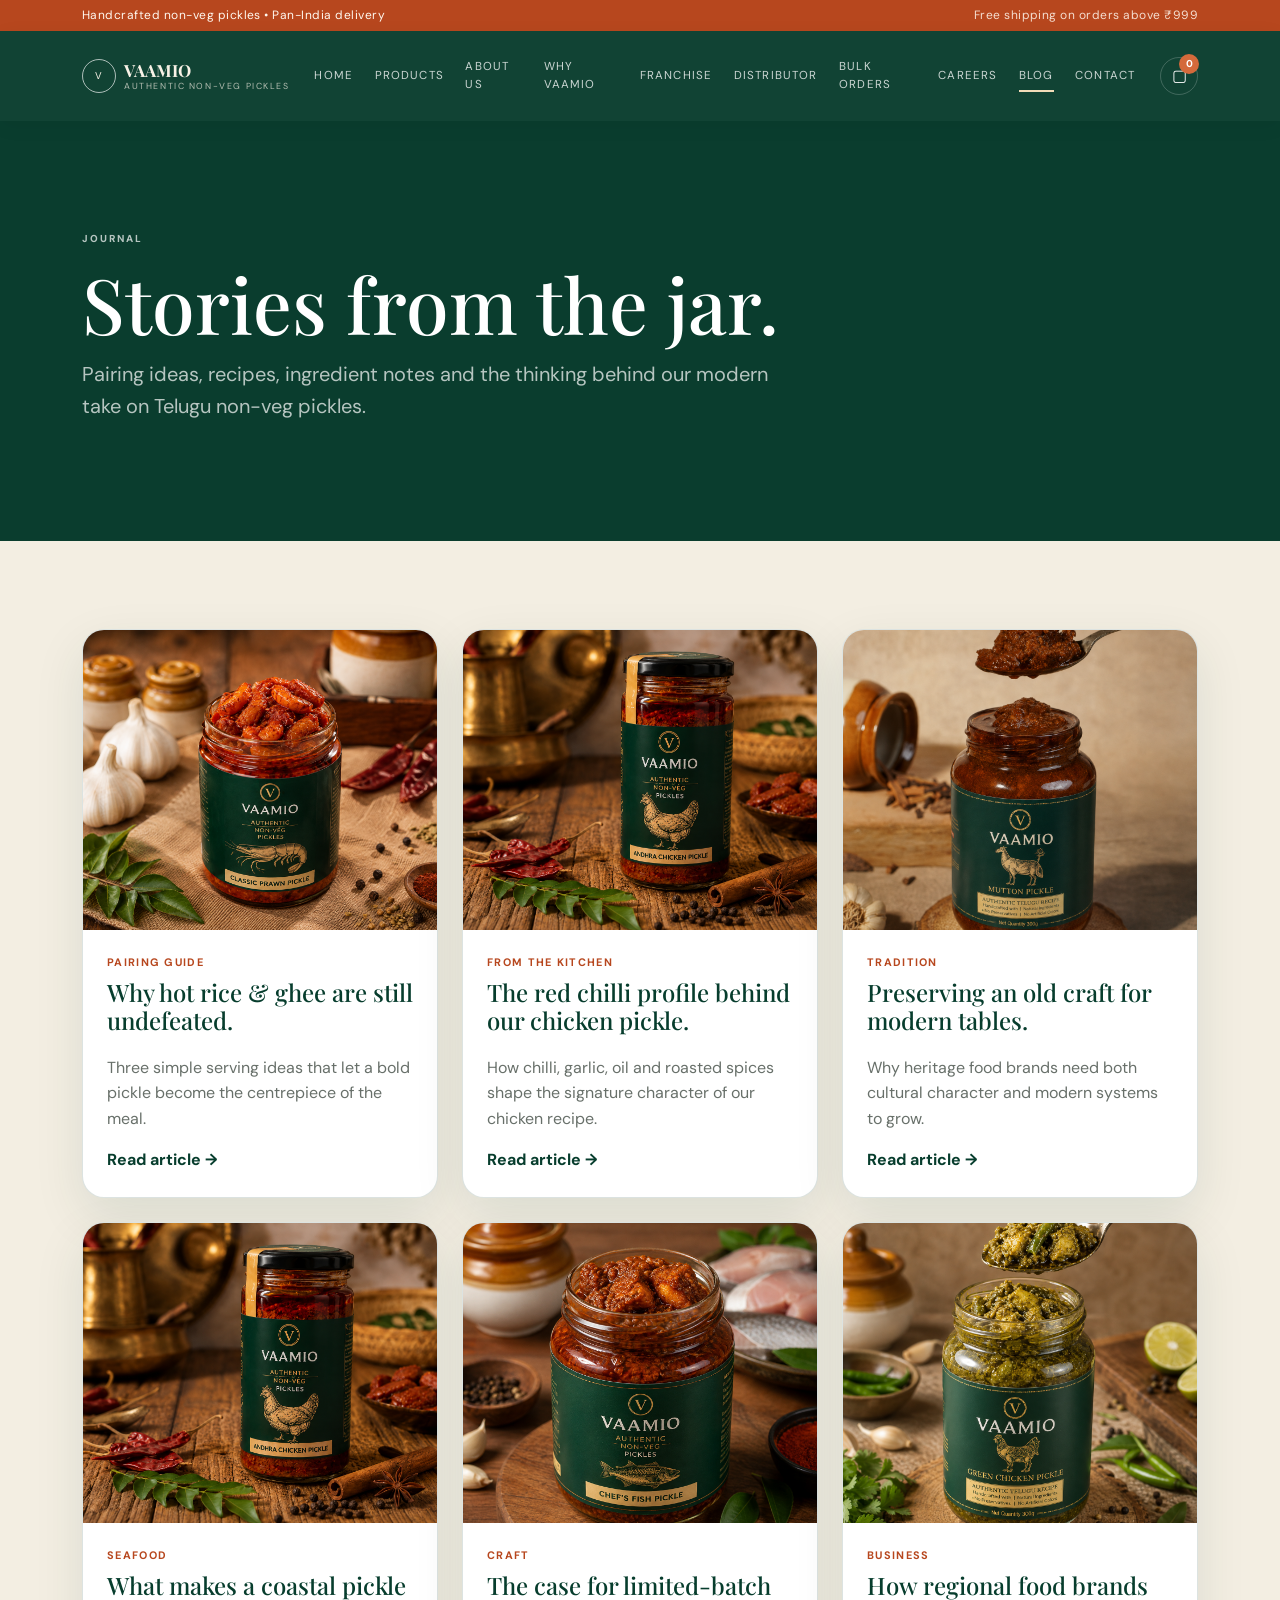
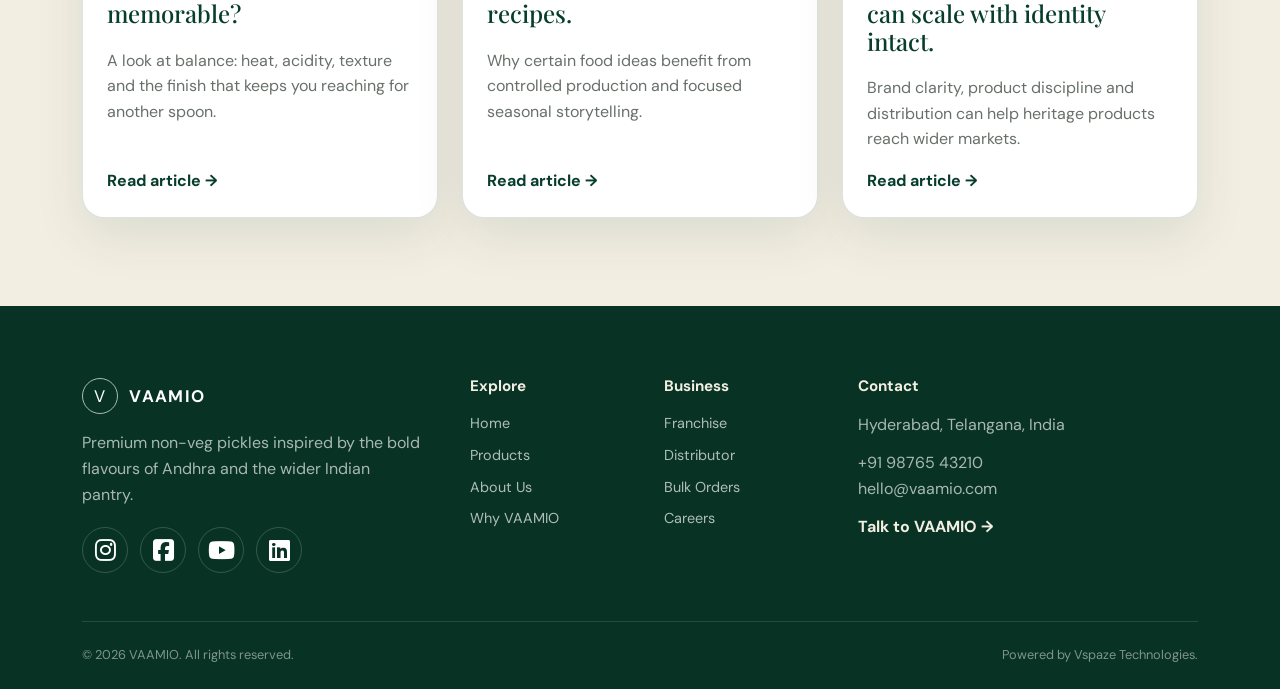
<file: Blog/Blog.html>
<!DOCTYPE html>
<html lang="en">
    <head>
        <meta charset="UTF-8">
        <meta name="viewport" content="width=device-width, initial-scale=1.0">
        <meta name="description" content="Read VAAMIO stories, pairing ideas, traditional recipes and food industry insights.">
        <meta name="theme-color" content="#0a3d2e">
        <title>
            VAAMIO Blog | Recipes & Pickle Stories
        </title>
        <link rel="icon" type="image/png" href="/logo img.png">
        <link href="https://cdn.jsdelivr.net/npm/bootstrap@5.3.3/dist/css/bootstrap.min.css" rel="stylesheet">
        <link href="https://fonts.googleapis.com/css2?family=DM+Sans:wght@400;500;600;700&family=Playfair+Display:wght@500;600;700&display=swap" rel="stylesheet">
        <link rel="stylesheet" href="Blog.css">
        <link rel="stylesheet" href="https://cdnjs.cloudflare.com/ajax/libs/font-awesome/6.5.2/css/all.min.css">
    </head>
    <body>
        <div class="announcement-bar">
            <div class="container d-flex justify-content-between align-items-center gap-3 flex-wrap">
                <span>
                    Handcrafted non-veg pickles • Pan-India delivery
                </span>
                <span class="announcement-right">
                    Free shipping on orders above ₹999
                </span>
            </div>
        </div>
        <header class="site-header sticky-top">
            <nav class="navbar navbar-expand-xl navbar-dark">
                <div class="container py-2">
                    <a class="navbar-brand d-flex align-items-center gap-2" href="/index.html">
                        <span class="brand-mark">
                            V
                        </span>
                        <span>
                            <strong>
                                VAAMIO
                            </strong>
                            <small>
                                Authentic Non-Veg Pickles
                            </small>
                        </span>
                    </a>
                    <button class="navbar-toggler" type="button" data-bs-toggle="collapse" data-bs-target="#mainNav">
                        <span class="navbar-toggler-icon">
                        </span>
                    </button>
                    <div class="collapse navbar-collapse" id="mainNav">
                        <ul class="navbar-nav ms-auto align-items-xl-center gap-xl-1">
                            <li class="nav-item">
                                <a class="nav-link " href="/index.html">
                                    Home
                                </a>
                            </li>
                            <li class="nav-item">
                                <a class="nav-link " href="/Products/Products.html">
                                    Products
                                </a>
                            </li>
                            <li class="nav-item">
                                <a class="nav-link " href="/About us/About.html">
                                    About Us
                                </a>
                            </li>
                            <li class="nav-item">
                                <a class="nav-link " href="/Why-vaamio/Why-vaamio.html">
                                    Why VAAMIO
                                </a>
                            </li>
                            <li class="nav-item">
                                <a class="nav-link " href="/Franchise/Franchise.html">
                                    Franchise
                                </a>
                            </li>
                            <li class="nav-item">
                                <a class="nav-link " href="/Distributor/Distributor.html">
                                    Distributor
                                </a>
                            </li>
                            <li class="nav-item">
                                <a class="nav-link " href="/Bulk orders/Bulk orders.html">
                                    Bulk Orders
                                </a>
                            </li>
                            <li class="nav-item">
                                <a class="nav-link " href="/Carrers/Carrers.html">
                                    Careers
                                </a>
                            </li>
                            <li class="nav-item">
                                <a class="nav-link active" href="/Blog/Blog.html">
                                    Blog
                                </a>
                            </li>
                            <li class="nav-item">
                                <a class="nav-link " href="/Contact/Contact.html">
                                    Contact
                                </a>
                            </li>
                             <!--
                            <li class="nav-item">
                                <a class="nav-link " href="faq.html">
                                    FAQ
                                </a>
                            </li>-->
                        </ul>
                        <div class="nav-actions ms-xl-3 mt-3 mt-xl-0 d-flex align-items-center gap-2">
                            <!--
                            <button class="icon-btn" aria-label="Search" data-bs-toggle="modal" data-bs-target="#searchModal">
                                ⌕
                            </button>-->
                            <button class="icon-btn cart-btn" aria-label="Cart" data-bs-toggle="offcanvas" data-bs-target="#cartCanvas">
                                ▢
                                <span id="cartCount">
                                    0
                                </span>
                            </button>
                        </div>
                    </div>
                </div>
            </nav>
        </header>
        <main>
            <section class="page-hero">
                <div class="container">
                    <span class="eyebrow">
                        JOURNAL
                    </span>
                    <h1 class="mt-3">
                        Stories from the jar.
                    </h1>
                    <p class="mt-3 fs-5">
                        Pairing ideas, recipes, ingredient notes and the thinking behind our modern take on Telugu non-veg pickles.
                    </p>
                </div>
            </section>
            <section class="section-shell light-section">
                <div class="container">
                    <div class="row g-4">
                        <div class="col-lg-4">
                            <article class="blog-list-card">
                                <img src="/prawnpickle.png" alt="Prawn Pickle" loading="lazy" onerror="this.src='https://placehold.co/800x800/e8dfce/0a3d2e?text=Prawn+Pickle';">
                                <div class="p-4">
                                    <span class="mini-kicker">
                                        PAIRING GUIDE
                                    </span>
                                    <h3 class="mt-2">
                                        Why hot rice & ghee are still undefeated.
                                    </h3>
                                    <p>
                                        Three simple serving ideas that let a bold pickle become the centrepiece of the meal.
                                    </p>
                                    <a class="text-link" href="#">
                                        Read article →
                                    </a>
                                </div>
                            </article>
                        </div>
                        <div class="col-lg-4">
                            <article class="blog-list-card">
                                <img src="/Chickenpickle1.png" alt="Chicken Pickle" loading="lazy" onerror="this.src='https://placehold.co/800x800/e8dfce/0a3d2e?text=Chicken+Pickle';">
                                <div class="p-4">
                                    <span class="mini-kicker">
                                        FROM THE KITCHEN
                                    </span>
                                    <h3 class="mt-2">
                                        The red chilli profile behind our chicken pickle.
                                    </h3>
                                    <p>
                                        How chilli, garlic, oil and roasted spices shape the signature character of our chicken recipe.
                                    </p>
                                    <a class="text-link" href="#">
                                        Read article →
                                    </a>
                                </div>
                            </article>
                        </div>
                        <div class="col-lg-4">
                            <article class="blog-list-card">
                                <img src="/mutton pickle.png" alt="Mutton Pickle" loading="lazy" onerror="this.src='https://placehold.co/800x800/e8dfce/0a3d2e?text=Mutton+Pickle';">
                                <div class="p-4">
                                    <span class="mini-kicker">
                                        TRADITION
                                    </span>
                                    <h3 class="mt-2">
                                        Preserving an old craft for modern tables.
                                    </h3>
                                    <p>
                                        Why heritage food brands need both cultural character and modern systems to grow.
                                    </p>
                                    <a class="text-link" href="#">
                                        Read article →
                                    </a>
                                </div>
                            </article>
                        </div>
                        <div class="col-lg-4">
                            <article class="blog-list-card">
                                <img src="/Chickenpickle1.png" alt="Fish Pickle" loading="lazy" onerror="this.src='https://placehold.co/800x800/e8dfce/0a3d2e?text=Fish+Pickle';">
                                <div class="p-4">
                                    <span class="mini-kicker">
                                        SEAFOOD
                                    </span>
                                    <h3 class="mt-2">
                                        What makes a coastal pickle memorable?
                                    </h3>
                                    <p>
                                        A look at balance: heat, acidity, texture and the finish that keeps you reaching for another spoon.
                                    </p>
                                    <a class="text-link" href="#">
                                        Read article →
                                    </a>
                                </div>
                            </article>
                        </div>
                        <div class="col-lg-4">
                            <article class="blog-list-card">
                                <img src="/fish pickle.png" alt="Pork Pickle" loading="lazy" onerror="this.src='https://placehold.co/800x800/e8dfce/0a3d2e?text=Pork+Pickle';">
                                <div class="p-4">
                                    <span class="mini-kicker">
                                        CRAFT
                                    </span>
                                    <h3 class="mt-2">
                                        The case for limited-batch recipes.
                                    </h3>
                                    <p>
                                        Why certain food ideas benefit from controlled production and focused seasonal storytelling.
                                    </p>
                                    <a class="text-link" href="#">
                                        Read article →
                                    </a>
                                </div>
                            </article>
                        </div>
                        <div class="col-lg-4">
                            <article class="blog-list-card">
                                <img src="/green chicken pickle.png" alt="Beef Pickle" loading="lazy" onerror="this.src='https://placehold.co/800x800/e8dfce/0a3d2e?text=Beef+Pickle';">
                                <div class="p-4">
                                    <span class="mini-kicker">
                                        BUSINESS
                                    </span>
                                    <h3 class="mt-2">
                                        How regional food brands can scale with identity intact.
                                    </h3>
                                    <p>
                                        Brand clarity, product discipline and distribution can help heritage products reach wider markets.
                                    </p>
                                    <a class="text-link" href="#">
                                        Read article →
                                    </a>
                                </div>
                            </article>
                        </div>
                    </div>
                </div>
            </section>
        </main>
        <footer class="site-footer">
            <div class="container">
                <div class="row g-5">
                    <div class="col-lg-4">
                        <a class="footer-brand" href="/index.html">
                            <span class="brand-mark">
                                V
                            </span>
                            <strong>
                                VAAMIO
                            </strong>
                        </a>
                        <p class="mt-3">
                            Premium non-veg pickles inspired by the bold flavours of Andhra and the wider Indian pantry.
                        </p>
                        <div class="social-links">
                          <a href="#" aria-label="Instagram">
                             <i class="fa-brands fa-instagram"></i>
                           </a>

                          <a href="#" aria-label="Facebook">
                             <i class="fa-brands fa-square-facebook"></i>
                          </a>

                          <a href="#" aria-label="YouTube">
                             <i class="fa-brands fa-youtube"></i>
                          </a>
                           <a href="#" aria-label="LinkedIn">
                              <i class="fa-brands fa-linkedin"></i>
                          </a>
                     </div>
                  </div>
                    <div class="col-6 col-lg-2">
                        <h5>
                            Explore
                        </h5>
                        <div class="footer-links">
                            <a href="/index.html">
                                Home
                            </a>
                            <a href="/Products/Products.html">
                                Products
                            </a>
                            <a href="/About us/About.html">
                                About Us
                            </a>
                            <a href="/Why-vaamio/Why-vaamio.html">
                                Why VAAMIO
                            </a>
                        </div>
                    </div>
                    <div class="col-6 col-lg-2">
                        <h5>
                            Business
                        </h5>
                        <div class="footer-links">
                            <a href="/Franchise/Franchise.html">
                                Franchise
                            </a>
                            <a href="/Distributor/Distributor.html">
                                Distributor
                            </a>
                            <a href="/Bulk orders/Bulk orders.html">
                                Bulk Orders
                            </a>
                            <a href="/Carrers/Carrers.html">
                                Careers
                            </a>
                        </div>
                    </div>
                    <div class="col-lg-4">
                        <h5>
                            Contact
                        </h5>
                        <p>
                            Hyderabad, Telangana, India
                        </p>
                        <p>
                            +91 98765 43210
                            <br>
                            hello@vaamio.com
                        </p>
                        <a class="text-link" href="/Contact/Contact.html">
                            Talk to VAAMIO →
                        </a>
                    </div>
                </div>
                <div class="footer-bottom d-flex flex-column flex-md-row justify-content-between gap-2 mt-5">
                    <span>
                        © 2026 VAAMIO. All rights reserved.
                    </span>
                    <span>
                        Powered by Vspaze Technologies.
                    </span>
                </div>
            </div>
        </footer>
        <div class="modal fade" id="searchModal" tabindex="-1">
            <div class="modal-dialog modal-dialog-centered">
                <div class="modal-content search-modal">
                    <div class="modal-header border-0">
                        <h5 class="modal-title">
                            Search VAAMIO
                        </h5>
                        <button type="button" class="btn-close" data-bs-dismiss="modal">
                        </button>
                    </div>
                    <div class="modal-body pt-0">
                        <input id="searchInput" class="form-control search-input" type="search" placeholder="Try chicken, prawn, mutton...">
                        <div class="search-hints">
                            <button data-search="chicken">
                                Chicken
                            </button>
                            <button data-search="prawn">
                                Prawn
                            </button>
                            <button data-search="mutton">
                                Mutton
                            </button>
                            <button data-search="fish">
                                Fish
                            </button>
                        </div>
                    </div>
                </div>
            </div>
        </div>
        <div class="offcanvas offcanvas-end cart-canvas" tabindex="-1" id="cartCanvas">
            <div class="offcanvas-header">
                <h5>
                    Your cart
                </h5>
                <button type="button" class="btn-close" data-bs-dismiss="offcanvas">
                </button>
            </div>
            <div class="offcanvas-body d-flex flex-column">
                <div id="cartItems" class="cart-items">
                    <div class="empty-cart">
                        No Items in Cart.
                    </div>
                </div>
                <div class="mt-auto pt-4 border-top">
                    <div class="d-flex justify-content-between mb-3">
                        <strong>
                            Subtotal
                        </strong>
                        <strong id="cartTotal">
                            ₹0
                        </strong>
                    </div>
                    <button class="btn btn-dark-green w-100" id="checkoutBtn">
                        Proceed to checkout
                    </button>
                </div>
            </div>
        </div>
        <div class="toast-container position-fixed bottom-0 end-0 p-3">
            <div id="siteToast" class="toast align-items-center border-0">
                <div class="d-flex">
                    <div class="toast-body">
                        Added to cart.
                    </div>
                    <button type="button" class="btn-close me-2 m-auto" data-bs-dismiss="toast">
                    </button>
                </div>
            </div>
        </div>
        <script src="https://cdn.jsdelivr.net/npm/bootstrap@5.3.3/dist/js/bootstrap.bundle.min.js">
        </script>
        <script src="/index.js">
        </script>
    </body>
</html>
</file>
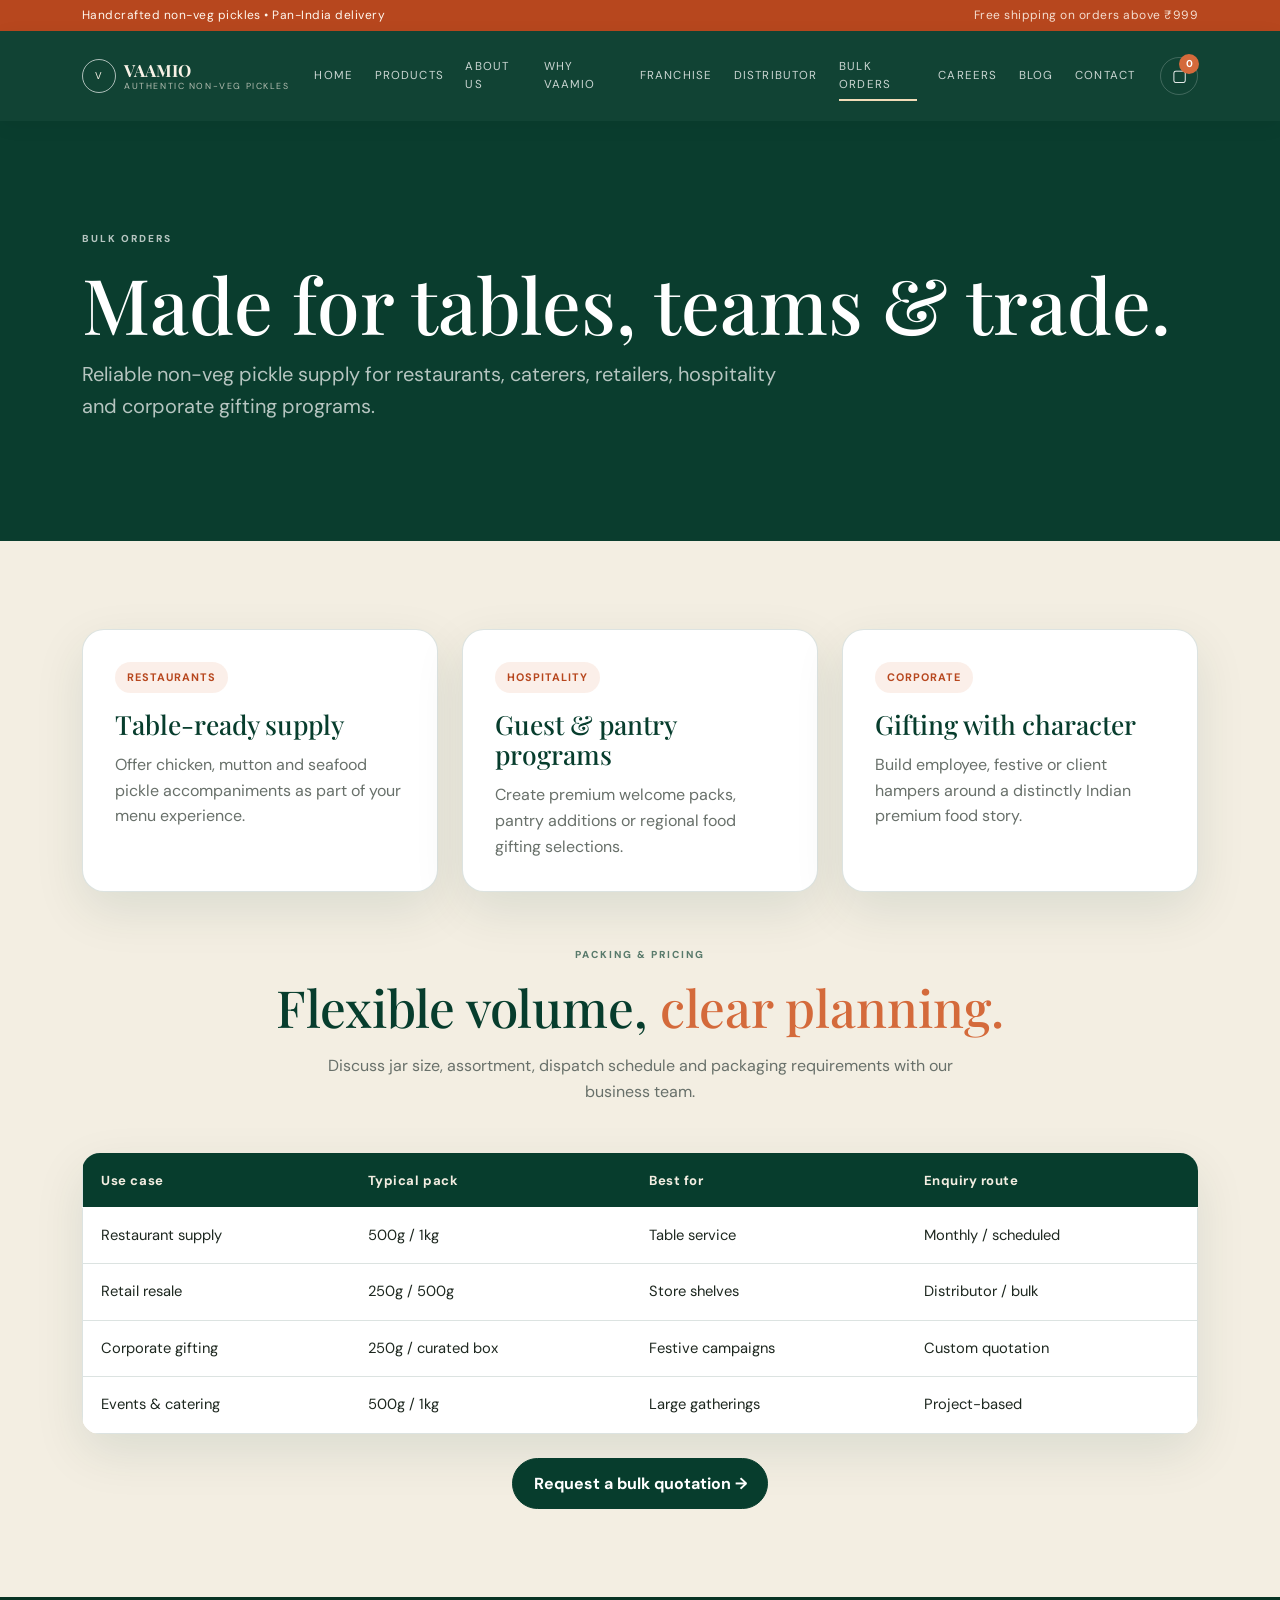
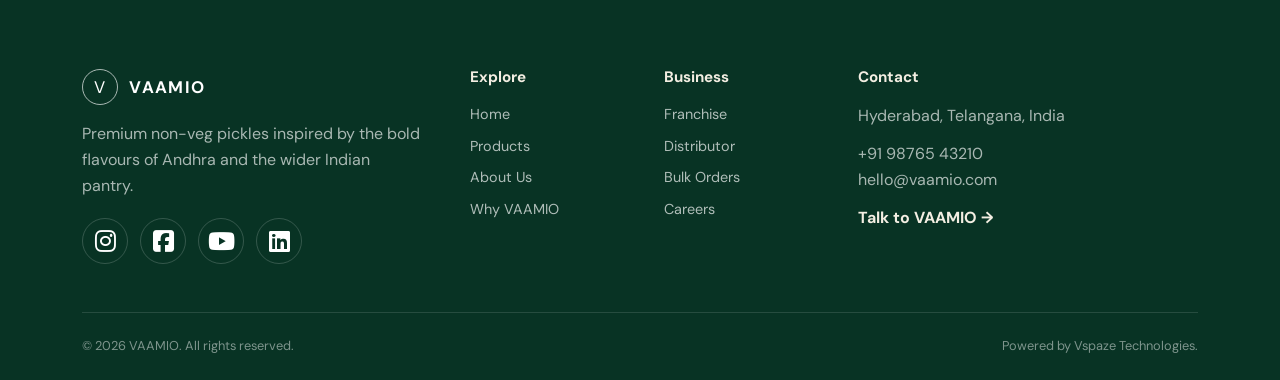
<file: Bulk orders/Bulk orders.html>
<!DOCTYPE html>
<html lang="en">
    <head>
        <meta charset="UTF-8">
        <meta name="viewport" content="width=device-width, initial-scale=1.0">
        <meta name="description" content="Bulk pickle supply for restaurants, hotels, caterers, retail shops and corporate gifting.">
        <meta name="theme-color" content="#0a3d2e">
        <title>
            VAAMIO Bulk Orders | Restaurants & Gifting
        </title>
        <link rel="icon" type="image/png" href="/logo img.png">
        <link href="https://cdn.jsdelivr.net/npm/bootstrap@5.3.3/dist/css/bootstrap.min.css" rel="stylesheet">
        <link href="https://fonts.googleapis.com/css2?family=DM+Sans:wght@400;500;600;700&family=Playfair+Display:wght@500;600;700&display=swap" rel="stylesheet">
        <link rel="stylesheet" href="Bulk orders.css">
        <link rel="stylesheet" href="https://cdnjs.cloudflare.com/ajax/libs/font-awesome/6.5.2/css/all.min.css">
    </head>
    <body>
        <div class="announcement-bar">
            <div class="container d-flex justify-content-between align-items-center gap-3 flex-wrap">
                <span>
                    Handcrafted non-veg pickles • Pan-India delivery
                </span>
                <span class="announcement-right">
                    Free shipping on orders above ₹999
                </span>
            </div>
        </div>
        <header class="site-header sticky-top">
            <nav class="navbar navbar-expand-xl navbar-dark">
                <div class="container py-2">
                    <a class="navbar-brand d-flex align-items-center gap-2" href="/index.html">
                        <span class="brand-mark">
                            V
                        </span>
                        <span>
                            <strong>
                                VAAMIO
                            </strong>
                            <small>
                                Authentic Non-Veg Pickles
                            </small>
                        </span>
                    </a>
                    <button class="navbar-toggler" type="button" data-bs-toggle="collapse" data-bs-target="#mainNav">
                        <span class="navbar-toggler-icon">
                        </span>
                    </button>
                    <div class="collapse navbar-collapse" id="mainNav">
                        <ul class="navbar-nav ms-auto align-items-xl-center gap-xl-1">
                            <li class="nav-item">
                                <a class="nav-link " href="/index.html">
                                    Home
                                </a>
                            </li>
                            <li class="nav-item">
                                <a class="nav-link " href="/Products/Products.html">
                                    Products
                                </a>
                            </li>
                            <li class="nav-item">
                                <a class="nav-link " href="/About us/About.html">
                                    About Us
                                </a>
                            </li>
                            <li class="nav-item">
                                <a class="nav-link " href="/Why-vaamio/Why-vaamio.html">
                                    Why VAAMIO
                                </a>
                            </li>
                            <li class="nav-item">
                                <a class="nav-link " href="/Franchise/Franchise.html">
                                    Franchise
                                </a>
                            </li>
                            <li class="nav-item">
                                <a class="nav-link " href="/Distributor/Distributor.html">
                                    Distributor
                                </a>
                            </li>
                            <li class="nav-item">
                                <a class="nav-link active" href="/Bulk orders/Bulk orders.html">
                                    Bulk Orders
                                </a>
                            </li>
                            <li class="nav-item">
                                <a class="nav-link " href="/Carrers/Carrers.html">
                                    Careers
                                </a>
                            </li>
                            <li class="nav-item">
                                <a class="nav-link " href="/Blog/Blog.html">
                                    Blog
                                </a>
                            </li>
                            <li class="nav-item">
                                <a class="nav-link " href="/Contact/Contact.html">
                                    Contact
                                </a>
                            </li>
                             <!--
                            <li class="nav-item">
                                <a class="nav-link " href="faq.html">
                                    FAQ
                                </a>
                            </li>-->
                        </ul>
                        <div class="nav-actions ms-xl-3 mt-3 mt-xl-0 d-flex align-items-center gap-2">
                           <!--
                            <button class="icon-btn" aria-label="Search" data-bs-toggle="modal" data-bs-target="#searchModal">
                                ⌕
                            </button>-->
                            <button class="icon-btn cart-btn" aria-label="Cart" data-bs-toggle="offcanvas" data-bs-target="#cartCanvas">
                                ▢
                                <span id="cartCount">
                                    0
                                </span>
                            </button>
                        </div>
                    </div>
                </div>
            </nav>
        </header>
        <main>
            <section class="page-hero">
                <div class="container">
                    <span class="eyebrow">
                        BULK ORDERS
                    </span>
                    <h1 class="mt-3">
                        Made for tables, teams & trade.
                    </h1>
                    <p class="mt-3 fs-5">
                        Reliable non-veg pickle supply for restaurants, caterers, retailers, hospitality and corporate gifting programs.
                    </p>
                </div>
            </section>
            <section class="section-shell light-section">
                <div class="container">
                    <div class="row g-4">
                        <div class="col-md-4">
                            <article class="info-card">
                                <span class="badge-soft">
                                    RESTAURANTS
                                </span>
                                <h3 class="mt-3">
                                    Table-ready supply
                                </h3>
                                <p>
                                    Offer chicken, mutton and seafood pickle accompaniments as part of your menu experience.
                                </p>
                            </article>
                        </div>
                        <div class="col-md-4">
                            <article class="info-card">
                                <span class="badge-soft">
                                    HOSPITALITY
                                </span>
                                <h3 class="mt-3">
                                    Guest & pantry programs
                                </h3>
                                <p>
                                    Create premium welcome packs, pantry additions or regional food gifting selections.
                                </p>
                            </article>
                        </div>
                        <div class="col-md-4">
                            <article class="info-card">
                                <span class="badge-soft">
                                    CORPORATE
                                </span>
                                <h3 class="mt-3">
                                    Gifting with character
                                </h3>
                                <p>
                                    Build employee, festive or client hampers around a distinctly Indian premium food story.
                                </p>
                            </article>
                        </div>
                    </div>
                    <div class="section-heading text-center mt-5">
                        <span class="eyebrow dark">
                            PACKING & PRICING
                        </span>
                        <h2>
                            Flexible volume,
                            <span>
                                clear planning.
                            </span>
                        </h2>
                        <p>
                            Discuss jar size, assortment, dispatch schedule and packaging requirements with our business team.
                        </p>
                    </div>
                    <div class="table-responsive">
                        <table class="table table-clean align-middle">
                            <thead>
                                <tr>
                                    <th>
                                        Use case
                                    </th>
                                    <th>
                                        Typical pack
                                    </th>
                                    <th>
                                        Best for
                                    </th>
                                    <th>
                                        Enquiry route
                                    </th>
                                </tr>
                            </thead>
                            <tbody>
                                <tr>
                                    <td>
                                        Restaurant supply
                                    </td>
                                    <td>
                                        500g / 1kg
                                    </td>
                                    <td>
                                        Table service
                                    </td>
                                    <td>
                                        Monthly / scheduled
                                    </td>
                                </tr>
                                <tr>
                                    <td>
                                        Retail resale
                                    </td>
                                    <td>
                                        250g / 500g
                                    </td>
                                    <td>
                                        Store shelves
                                    </td>
                                    <td>
                                        Distributor / bulk
                                    </td>
                                </tr>
                                <tr>
                                    <td>
                                        Corporate gifting
                                    </td>
                                    <td>
                                        250g / curated box
                                    </td>
                                    <td>
                                        Festive campaigns
                                    </td>
                                    <td>
                                        Custom quotation
                                    </td>
                                </tr>
                                <tr>
                                    <td>
                                        Events & catering
                                    </td>
                                    <td>
                                        500g / 1kg
                                    </td>
                                    <td>
                                        Large gatherings
                                    </td>
                                    <td>
                                        Project-based
                                    </td>
                                </tr>
                            </tbody>
                        </table>
                    </div>
                    <div class="text-center mt-4">
                        <a class="btn btn-dark-green" href="/Contact/Contact.html">
                            Request a bulk quotation →
                        </a>
                    </div>
                </div>
            </section>
        </main>
        <footer class="site-footer">
            <div class="container">
                <div class="row g-5">
                    <div class="col-lg-4">
                        <a class="footer-brand" href="/index.html">
                            <span class="brand-mark">
                                V
                            </span>
                            <strong>
                                VAAMIO
                            </strong>
                        </a>
                        <p class="mt-3">
                            Premium non-veg pickles inspired by the bold flavours of Andhra and the wider Indian pantry.
                        </p>
                        <div class="social-links">
                          <a href="#" aria-label="Instagram">
                             <i class="fa-brands fa-instagram"></i>
                           </a>

                          <a href="#" aria-label="Facebook">
                             <i class="fa-brands fa-square-facebook"></i>
                          </a>

                          <a href="#" aria-label="YouTube">
                             <i class="fa-brands fa-youtube"></i>
                          </a>
                           <a href="#" aria-label="LinkedIn">
                              <i class="fa-brands fa-linkedin"></i>
                          </a>
                     </div>
                  </div>
                    <div class="col-6 col-lg-2">
                        <h5>
                            Explore
                        </h5>
                        <div class="footer-links">
                            <a href="/index.html">
                                Home
                            </a>
                            <a href="/Products/Products.html">
                                Products
                            </a>
                            <a href="/About us/About.html">
                                About Us
                            </a>
                            <a href="/Why-vaamio/Why-vaamio.html">
                                Why VAAMIO
                            </a>
                        </div>
                    </div>
                    <div class="col-6 col-lg-2">
                        <h5>
                            Business
                        </h5>
                        <div class="footer-links">
                            <a href="/Franchise/Franchise.html">
                                Franchise
                            </a>
                            <a href="/Distributor/Distributor.html">
                                Distributor
                            </a>
                            <a href="/Bulk orders/Bulk orders.html">
                                Bulk Orders
                            </a>
                            <a href="/Carrers/Carrers.html">
                                Careers
                            </a>
                        </div>
                    </div>
                    <div class="col-lg-4">
                        <h5>
                            Contact
                        </h5>
                        <p>
                            Hyderabad, Telangana, India
                        </p>
                        <p>
                            +91 98765 43210
                            <br>
                            hello@vaamio.com
                        </p>
                        <a class="text-link" href="/Contact/Contact.html">
                            Talk to VAAMIO →
                        </a>
                    </div>
                </div>
                <div class="footer-bottom d-flex flex-column flex-md-row justify-content-between gap-2 mt-5">
                    <span>
                        © 2026 VAAMIO. All rights reserved.
                    </span>
                    <span>
                        Powered by Vspaze Technologies.
                    </span>
                </div>
            </div>
        </footer>
        <div class="modal fade" id="searchModal" tabindex="-1">
            <div class="modal-dialog modal-dialog-centered">
                <div class="modal-content search-modal">
                    <div class="modal-header border-0">
                        <h5 class="modal-title">
                            Search VAAMIO
                        </h5>
                        <button type="button" class="btn-close" data-bs-dismiss="modal">
                        </button>
                    </div>
                    <div class="modal-body pt-0">
                        <input id="searchInput" class="form-control search-input" type="search" placeholder="Try chicken, prawn, mutton...">
                        <div class="search-hints">
                            <button data-search="chicken">
                                Chicken
                            </button>
                            <button data-search="prawn">
                                Prawn
                            </button>
                            <button data-search="mutton">
                                Mutton
                            </button>
                            <button data-search="fish">
                                Fish
                            </button>
                        </div>
                    </div>
                </div>
            </div>
        </div>
        <div class="offcanvas offcanvas-end cart-canvas" tabindex="-1" id="cartCanvas">
            <div class="offcanvas-header">
                <h5>
                    Your cart
                </h5>
                <button type="button" class="btn-close" data-bs-dismiss="offcanvas">
                </button>
            </div>
            <div class="offcanvas-body d-flex flex-column">
                <div id="cartItems" class="cart-items">
                    <div class="empty-cart">
                        No Items in cart.
                    </div>
                </div>
                <div class="mt-auto pt-4 border-top">
                    <div class="d-flex justify-content-between mb-3">
                        <strong>
                            Subtotal
                        </strong>
                        <strong id="cartTotal">
                            ₹0
                        </strong>
                    </div>
                    <button class="btn btn-dark-green w-100" id="checkoutBtn">
                        Proceed to checkout
                    </button>
                </div>
            </div>
        </div>
        <div class="toast-container position-fixed bottom-0 end-0 p-3">
            <div id="siteToast" class="toast align-items-center border-0">
                <div class="d-flex">
                    <div class="toast-body">
                        Added to cart.
                    </div>
                    <button type="button" class="btn-close me-2 m-auto" data-bs-dismiss="toast">
                    </button>
                </div>
            </div>
        </div>
        <script src="https://cdn.jsdelivr.net/npm/bootstrap@5.3.3/dist/js/bootstrap.bundle.min.js">
        </script>
        <script src="/index.js">
        </script>
    </body>
</html>
</file>
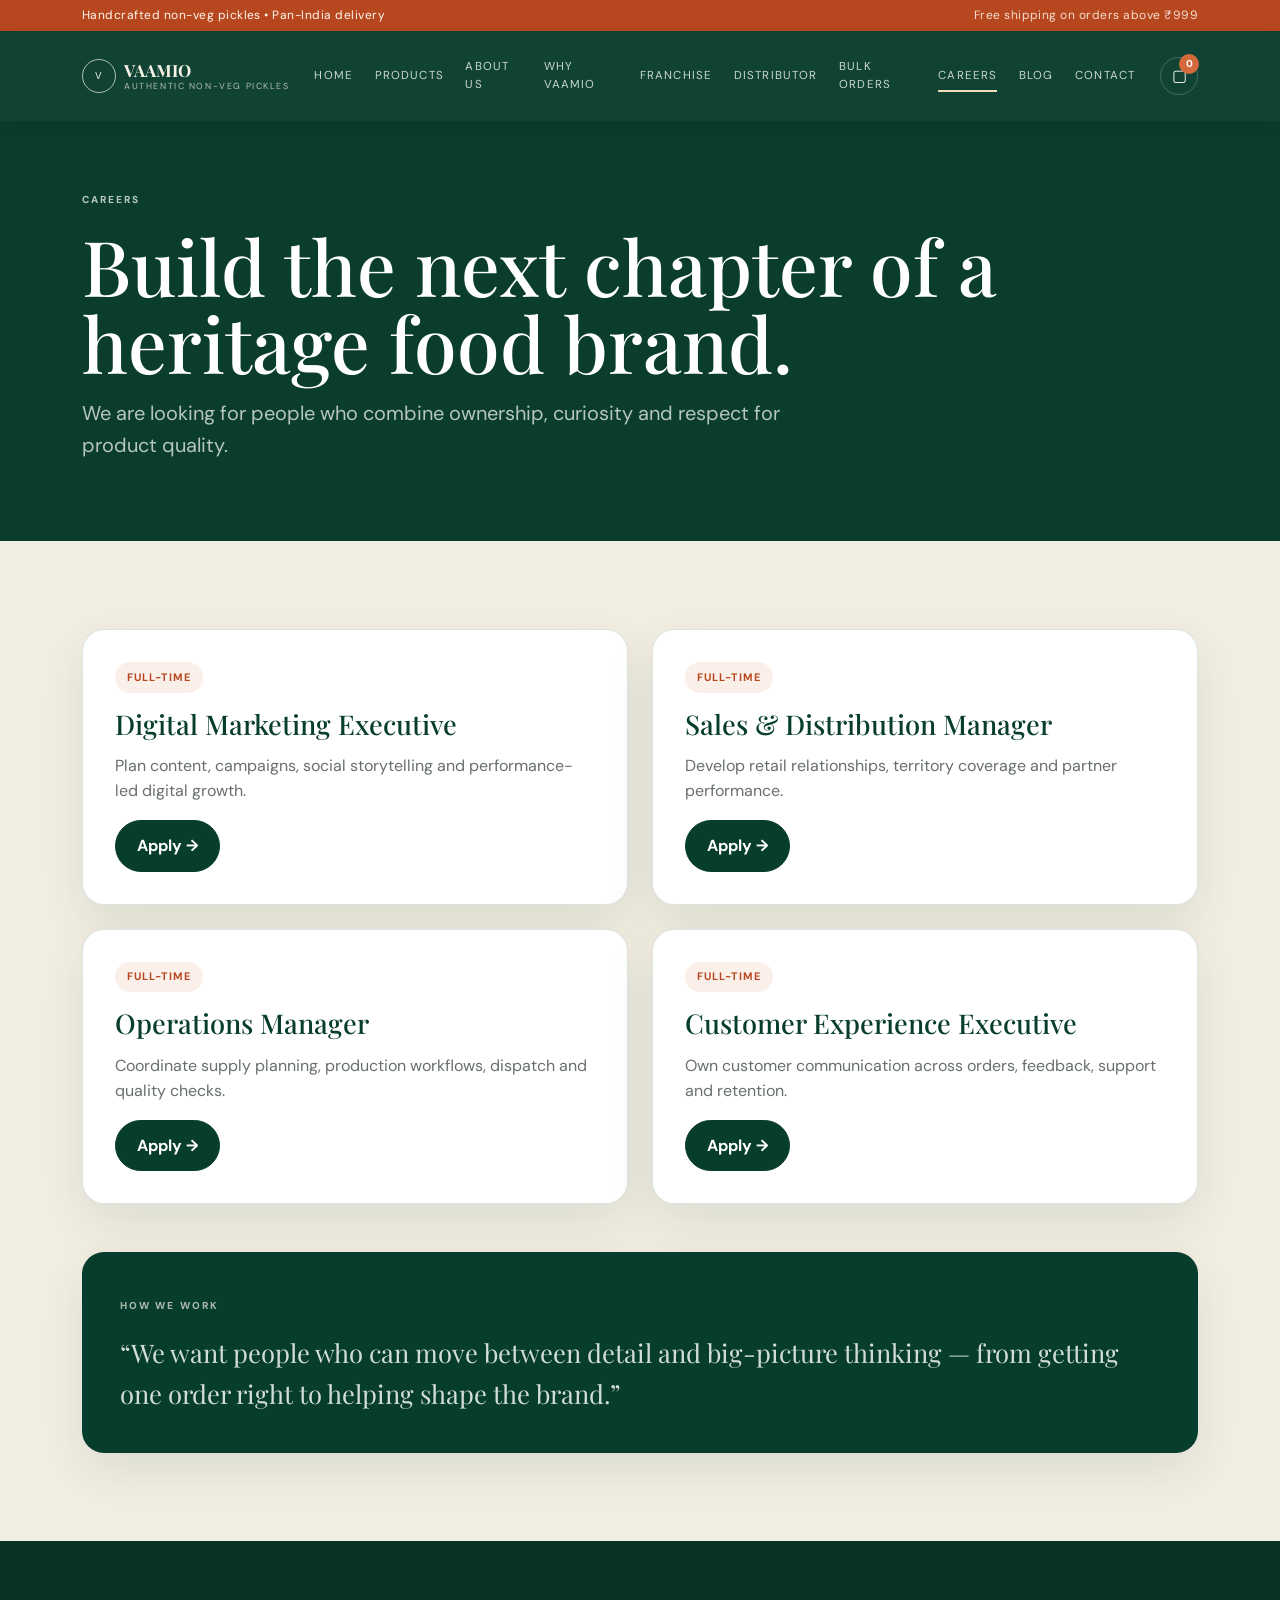
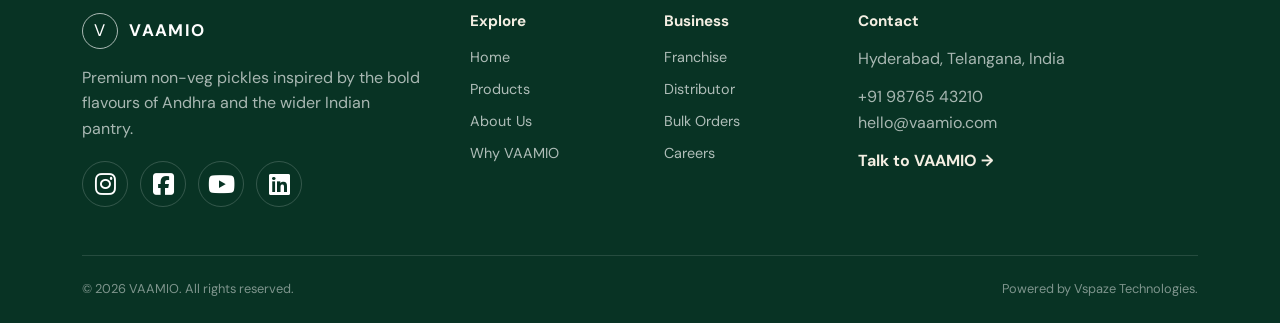
<file: Carrers/Carrers.html>
<!DOCTYPE html>
<html lang="en">
    <head>
        <meta charset="UTF-8">
        <meta name="viewport" content="width=device-width, initial-scale=1.0">
        <meta name="description" content="Explore careers at VAAMIO across operations, sales, digital, production and partnerships.">
        <meta name="theme-color" content="#0a3d2e">
        <title>
            VAAMIO Careers | Join Our Team
        </title>
        <link rel="icon" type="image/png" href="/logo img.png">
        <link href="https://cdn.jsdelivr.net/npm/bootstrap@5.3.3/dist/css/bootstrap.min.css" rel="stylesheet">
        <link href="https://fonts.googleapis.com/css2?family=DM+Sans:wght@400;500;600;700&family=Playfair+Display:wght@500;600;700&display=swap" rel="stylesheet">
        <link rel="stylesheet" href="Carrers.css">
        <link rel="stylesheet" href="https://cdnjs.cloudflare.com/ajax/libs/font-awesome/6.5.2/css/all.min.css">
    </head>
    <body>
        <div class="announcement-bar">
            <div class="container d-flex justify-content-between align-items-center gap-3 flex-wrap">
                <span>
                    Handcrafted non-veg pickles • Pan-India delivery
                </span>
                <span class="announcement-right">
                    Free shipping on orders above ₹999
                </span>
            </div>
        </div>
        <header class="site-header sticky-top">
            <nav class="navbar navbar-expand-xl navbar-dark">
                <div class="container py-2">
                    <a class="navbar-brand d-flex align-items-center gap-2" href="/index.html">
                        <span class="brand-mark">
                            V
                        </span>
                        <span>
                            <strong>
                                VAAMIO
                            </strong>
                            <small>
                                Authentic Non-Veg Pickles
                            </small>
                        </span>
                    </a>
                    <button class="navbar-toggler" type="button" data-bs-toggle="collapse" data-bs-target="#mainNav">
                        <span class="navbar-toggler-icon">
                        </span>
                    </button>
                    <div class="collapse navbar-collapse" id="mainNav">
                        <ul class="navbar-nav ms-auto align-items-xl-center gap-xl-1">
                            <li class="nav-item">
                                <a class="nav-link " href="/index.html">
                                    Home
                                </a>
                            </li>
                            <li class="nav-item">
                                <a class="nav-link " href="/Products/Products.html">
                                    Products
                                </a>
                            </li>
                            <li class="nav-item">
                                <a class="nav-link " href="/About us/About.html">
                                    About Us
                                </a>
                            </li>
                            <li class="nav-item">
                                <a class="nav-link " href="/Why-vaamio/Why-vaamio.html">
                                    Why VAAMIO
                                </a>
                            </li>
                            <li class="nav-item">
                                <a class="nav-link " href="/Franchise/Franchise.html">
                                    Franchise
                                </a>
                            </li>
                            <li class="nav-item">
                                <a class="nav-link " href="/Distributor/Distributor.html">
                                    Distributor
                                </a>
                            </li>
                            <li class="nav-item">
                                <a class="nav-link " href="/Bulk orders/Bulk orders.html">
                                    Bulk Orders
                                </a>
                            </li>
                            <li class="nav-item">
                                <a class="nav-link active" href="/Carrers/Carrers.html">
                                    Careers
                                </a>
                            </li>
                            <li class="nav-item">
                                <a class="nav-link " href="/Blog/Blog.html">
                                    Blog
                                </a>
                            </li>
                            <li class="nav-item">
                                <a class="nav-link " href="/Contact/Contact.html">
                                    Contact
                                </a>
                            </li>
                             <!--
                            <li class="nav-item">
                                <a class="nav-link " href="faq.html">
                                    FAQ
                                </a>
                            </li>-->
                        </ul>
                        <div class="nav-actions ms-xl-3 mt-3 mt-xl-0 d-flex align-items-center gap-2">
                            <!--
                            <button class="icon-btn" aria-label="Search" data-bs-toggle="modal" data-bs-target="#searchModal">
                                ⌕
                            </button>-->
                            <button class="icon-btn cart-btn" aria-label="Cart" data-bs-toggle="offcanvas" data-bs-target="#cartCanvas">
                                ▢
                                <span id="cartCount">
                                    0
                                </span>
                            </button>
                        </div>
                    </div>
                </div>
            </nav>
        </header>
        <main>
            <section class="page-hero">
                <div class="container">
                    <span class="eyebrow">
                        CAREERS
                    </span>
                    <h1 class="mt-3">
                        Build the next chapter of a heritage food brand.
                    </h1>
                    <p class="mt-3 fs-5">
                        We are looking for people who combine ownership, curiosity and respect for product quality.
                    </p>
                </div>
            </section>
            <section class="section-shell light-section">
                <div class="container">
                    <div class="row g-4">
                        <div class="col-md-6">
                            <article class="job-card">
                                <span class="badge-soft">
                                    FULL-TIME
                                </span>
                                <h3 class="mt-3">
                                    Digital Marketing Executive
                                </h3>
                                <p>
                                    Plan content, campaigns, social storytelling and performance-led digital growth.
                                </p>
                                <a href="/Contact/Contact.html" class="btn btn-dark-green mt-3">
                                    Apply →
                                </a>
                            </article>
                        </div>
                        <div class="col-md-6">
                            <article class="job-card">
                                <span class="badge-soft">
                                    FULL-TIME
                                </span>
                                <h3 class="mt-3">
                                    Sales & Distribution Manager
                                </h3>
                                <p>
                                    Develop retail relationships, territory coverage and partner performance.
                                </p>
                                <a href="/Contact/Contact.html" class="btn btn-dark-green mt-3">
                                    Apply →
                                </a>
                            </article>
                        </div>
                        <div class="col-md-6">
                            <article class="job-card">
                                <span class="badge-soft">
                                    FULL-TIME
                                </span>
                                <h3 class="mt-3">
                                    Operations Manager
                                </h3>
                                <p>
                                    Coordinate supply planning, production workflows, dispatch and quality checks.
                                </p>
                                <a href="/Contact/Contact.html" class="btn btn-dark-green mt-3">
                                    Apply →
                                </a>
                            </article>
                        </div>
                        <div class="col-md-6">
                            <article class="job-card">
                                <span class="badge-soft">
                                    FULL-TIME
                                </span>
                                <h3 class="mt-3">
                                    Customer Experience Executive
                                </h3>
                                <p>
                                    Own customer communication across orders, feedback, support and retention.
                                </p>
                                <a href="/Contact/Contact.html" class="btn btn-dark-green mt-3">
                                    Apply →
                                </a>
                            </article>
                        </div>
                    </div>
                    <div class="quote-card mt-5">
                        <span class="eyebrow">
                            HOW WE WORK
                        </span>
                        <p class="mt-3">
                            “We want people who can move between detail and big-picture thinking — from getting one order right to helping shape the brand.”
                        </p>
                    </div>
                </div>
            </section>
        </main>
        <footer class="site-footer">
            <div class="container">
                <div class="row g-5">
                    <div class="col-lg-4">
                        <a class="footer-brand" href="/index.html">
                            <span class="brand-mark">
                                V
                            </span>
                            <strong>
                                VAAMIO
                            </strong>
                        </a>
                        <p class="mt-3">
                            Premium non-veg pickles inspired by the bold flavours of Andhra and the wider Indian pantry.
                        </p>
                        <div class="social-links">
                          <a href="#" aria-label="Instagram">
                             <i class="fa-brands fa-instagram"></i>
                           </a>

                          <a href="#" aria-label="Facebook">
                             <i class="fa-brands fa-square-facebook"></i>
                          </a>

                          <a href="#" aria-label="YouTube">
                             <i class="fa-brands fa-youtube"></i>
                          </a>
                           <a href="#" aria-label="LinkedIn">
                              <i class="fa-brands fa-linkedin"></i>
                          </a>
                     </div>
                  </div>
                    <div class="col-6 col-lg-2">
                        <h5>
                            Explore
                        </h5>
                        <div class="footer-links">
                            <a href="/index.html">
                                Home
                            </a>
                            <a href="/Products/Products.html">
                                Products
                            </a>
                            <a href="/About us/About.html">
                                About Us
                            </a>
                            <a href="/Why-vaamio/Why-vaamio.html">
                                Why VAAMIO
                            </a>
                        </div>
                    </div>
                    <div class="col-6 col-lg-2">
                        <h5>
                            Business
                        </h5>
                        <div class="footer-links">
                            <a href="/Franchise/Franchise.html">
                                Franchise
                            </a>
                            <a href="/Distributor/Distributor.html">
                                Distributor
                            </a>
                            <a href="/Bulk orders/Bulk orders.html">
                                Bulk Orders
                            </a>
                            <a href="/Carrers/Carrers.html">
                                Careers
                            </a>
                        </div>
                    </div>
                    <div class="col-lg-4">
                        <h5>
                            Contact
                        </h5>
                        <p>
                            Hyderabad, Telangana, India
                        </p>
                        <p>
                            +91 98765 43210
                            <br>
                            hello@vaamio.com
                        </p>
                        <a class="text-link" href="/Contact/Contact.html">
                            Talk to VAAMIO →
                        </a>
                    </div>
                </div>
                <div class="footer-bottom d-flex flex-column flex-md-row justify-content-between gap-2 mt-5">
                    <span>
                        © 2026 VAAMIO. All rights reserved.
                    </span>
                    <span>
                        Powered by Vspaze Technologies.
                    </span>
                </div>
            </div>
        </footer>
        <div class="modal fade" id="searchModal" tabindex="-1">
            <div class="modal-dialog modal-dialog-centered">
                <div class="modal-content search-modal">
                    <div class="modal-header border-0">
                        <h5 class="modal-title">
                            Search VAAMIO
                        </h5>
                        <button type="button" class="btn-close" data-bs-dismiss="modal">
                        </button>
                    </div>
                    <div class="modal-body pt-0">
                        <input id="searchInput" class="form-control search-input" type="search" placeholder="Try chicken, prawn, mutton...">
                        <div class="search-hints">
                            <button data-search="chicken">
                                Chicken
                            </button>
                            <button data-search="prawn">
                                Prawn
                            </button>
                            <button data-search="mutton">
                                Mutton
                            </button>
                            <button data-search="fish">
                                Fish
                            </button>
                        </div>
                    </div>
                </div>
            </div>
        </div>
        <div class="offcanvas offcanvas-end cart-canvas" tabindex="-1" id="cartCanvas">
            <div class="offcanvas-header">
                <h5>
                    Your cart
                </h5>
                <button type="button" class="btn-close" data-bs-dismiss="offcanvas">
                </button>
            </div>
            <div class="offcanvas-body d-flex flex-column">
                <div id="cartItems" class="cart-items">
                    <div class="empty-cart">
                        No Items in Cart.
                    </div>
                </div>
                <div class="mt-auto pt-4 border-top">
                    <div class="d-flex justify-content-between mb-3">
                        <strong>
                            Subtotal
                        </strong>
                        <strong id="cartTotal">
                            ₹0
                        </strong>
                    </div>
                    <button class="btn btn-dark-green w-100" id="checkoutBtn">
                        Proceed to checkout
                    </button>
                </div>
            </div>
        </div>
        <div class="toast-container position-fixed bottom-0 end-0 p-3">
            <div id="siteToast" class="toast align-items-center border-0">
                <div class="d-flex">
                    <div class="toast-body">
                        Added to cart.
                    </div>
                    <button type="button" class="btn-close me-2 m-auto" data-bs-dismiss="toast">
                    </button>
                </div>
            </div>
        </div>
        <script src="https://cdn.jsdelivr.net/npm/bootstrap@5.3.3/dist/js/bootstrap.bundle.min.js">
        </script>
        <script src="/index.js">
        </script>
    </body>
</html>
</file>
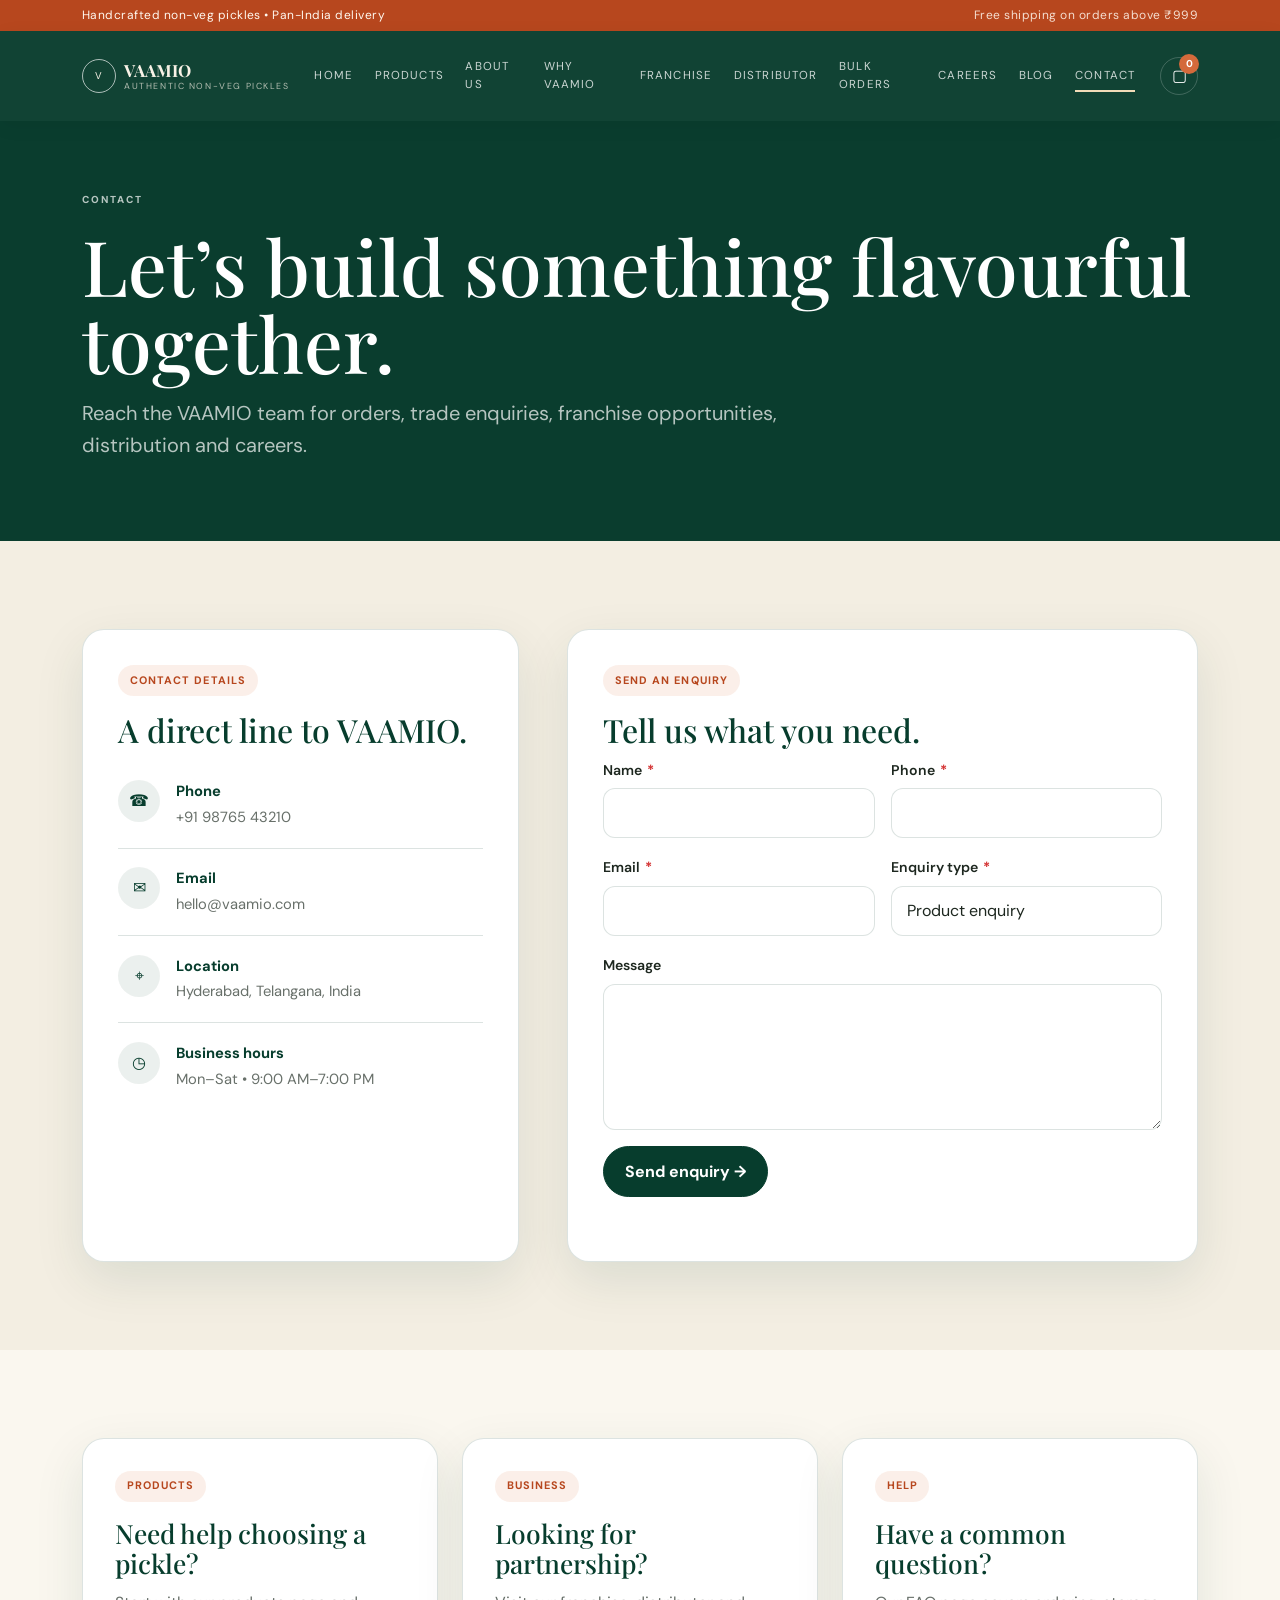
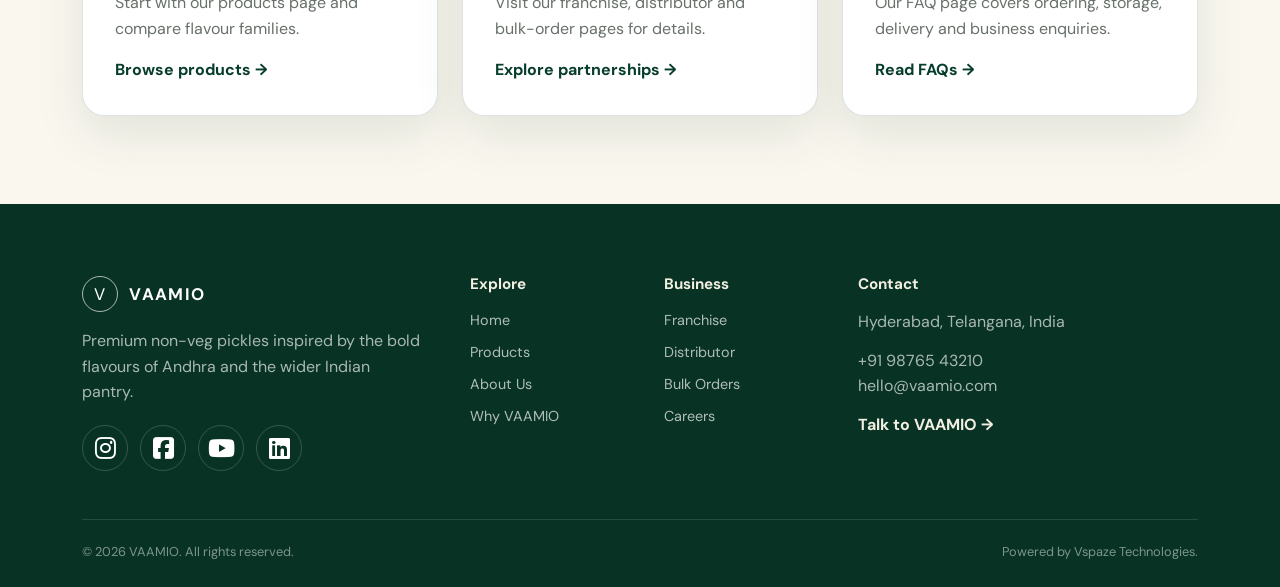
<file: Contact/Contact.html>
<!DOCTYPE html>
<html lang="en">
    <head>
        <meta charset="UTF-8">
        <meta name="viewport" content="width=device-width, initial-scale=1.0">
        <meta name="description" content="Contact VAAMIO for products, bulk orders, franchise, distributor partnerships or careers.">
        <meta name="theme-color" content="#0a3d2e">
        <title>
            VAAMIO Contact | Enquiries
        </title>
        <link rel="icon" type="image/png" href="/logo img.png">
        <link href="https://cdn.jsdelivr.net/npm/bootstrap@5.3.3/dist/css/bootstrap.min.css" rel="stylesheet">
        <link href="https://fonts.googleapis.com/css2?family=DM+Sans:wght@400;500;600;700&family=Playfair+Display:wght@500;600;700&display=swap" rel="stylesheet">
        <link rel="stylesheet" href="Contact.css">
        <link rel="stylesheet" href="https://cdnjs.cloudflare.com/ajax/libs/font-awesome/6.5.2/css/all.min.css">
    </head>
    <body>
        <div class="announcement-bar">
            <div class="container d-flex justify-content-between align-items-center gap-3 flex-wrap">
                <span>
                    Handcrafted non-veg pickles • Pan-India delivery
                </span>
                <span class="announcement-right">
                    Free shipping on orders above ₹999
                </span>
            </div>
        </div>
        <header class="site-header sticky-top">
            <nav class="navbar navbar-expand-xl navbar-dark">
                <div class="container py-2">
                    <a class="navbar-brand d-flex align-items-center gap-2" href="/index.html">
                        <span class="brand-mark">
                            V
                        </span>
                        <span>
                            <strong>
                                VAAMIO
                            </strong>
                            <small>
                                Authentic Non-Veg Pickles
                            </small>
                        </span>
                    </a>
                    <button class="navbar-toggler" type="button" data-bs-toggle="collapse" data-bs-target="#mainNav">
                        <span class="navbar-toggler-icon">
                        </span>
                    </button>
                    <div class="collapse navbar-collapse" id="mainNav">
                        <ul class="navbar-nav ms-auto align-items-xl-center gap-xl-1">
                            <li class="nav-item">
                                <a class="nav-link " href="/index.html">
                                    Home
                                </a>
                            </li>
                            <li class="nav-item">
                                <a class="nav-link " href="/Products/Products.html">
                                    Products
                                </a>
                            </li>
                            <li class="nav-item">
                                <a class="nav-link " href="/About us/About.html">
                                    About Us
                                </a>
                            </li>
                            <li class="nav-item">
                                <a class="nav-link " href="/Why-vaamio/Why-vaamio.html">
                                    Why VAAMIO
                                </a>
                            </li>
                            <li class="nav-item">
                                <a class="nav-link " href="/Franchise/Franchise.html">
                                    Franchise
                                </a>
                            </li>
                            <li class="nav-item">
                                <a class="nav-link " href="/Distributor/Distributor.html">
                                    Distributor
                                </a>
                            </li>
                            <li class="nav-item">
                                <a class="nav-link " href="/Bulk orders/Bulk orders.html">
                                    Bulk Orders
                                </a>
                            </li>
                            <li class="nav-item">
                                <a class="nav-link " href="/Carrers/Carrers.html">
                                    Careers
                                </a>
                            </li>
                            <li class="nav-item">
                                <a class="nav-link " href="/Blog/Blog.html">
                                    Blog
                                </a>
                            </li>
                            <li class="nav-item">
                                <a class="nav-link active" href="/Contact/Contact.html">
                                    Contact
                                </a>
                            </li>
                             <!--
                            <li class="nav-item">
                                <a class="nav-link " href="faq.html">
                                    FAQ
                                </a>
                            </li>-->
                        </ul>
                        <div class="nav-actions ms-xl-3 mt-3 mt-xl-0 d-flex align-items-center gap-2">
                            <!--
                            <button class="icon-btn" aria-label="Search" data-bs-toggle="modal" data-bs-target="#searchModal">
                                ⌕
                            </button>-->
                            <button class="icon-btn cart-btn" aria-label="Cart" data-bs-toggle="offcanvas" data-bs-target="#cartCanvas">
                                ▢
                                <span id="cartCount">
                                    0
                                </span>
                            </button>
                        </div>
                    </div>
                </div>
            </nav>
        </header>
        <main>
            <section class="page-hero">
                <div class="container">
                    <span class="eyebrow">
                        CONTACT
                    </span>
                    <h1 class="mt-3">
                        Let’s build something flavourful together.
                    </h1>
                    <p class="mt-3 fs-5">
                        Reach the VAAMIO team for orders, trade enquiries, franchise opportunities, distribution and careers.
                    </p>
                </div>
            </section>
            <section class="section-shell light-section">
                <div class="container">
                    <div class="row g-5">
                        <div class="col-lg-5">
                            <div class="contact-card">
                                <span class="badge-soft">
                                    CONTACT DETAILS
                                </span>
                                <h3 class="mt-3">
                                    A direct line to VAAMIO.
                                </h3>
                                <div class="contact-row">
                                    <div class="icon">
                                        ☎
                                    </div>
                                    <div>
                                        <strong>
                                            Phone
                                        </strong>
                                        <span>
                                            +91 98765 43210
                                        </span>
                                    </div>
                                </div>
                                <div class="contact-row">
                                    <div class="icon">
                                        ✉
                                    </div>
                                    <div>
                                        <strong>
                                            Email
                                        </strong>
                                        <span>
                                            hello@vaamio.com
                                        </span>
                                    </div>
                                </div>
                                <div class="contact-row">
                                    <div class="icon">
                                        ⌖
                                    </div>
                                    <div>
                                        <strong>
                                            Location
                                        </strong>
                                        <span>
                                            Hyderabad, Telangana, India
                                        </span>
                                    </div>
                                </div>
                                <div class="contact-row">
                                    <div class="icon">
                                        ◷
                                    </div>
                                    <div>
                                        <strong>
                                            Business hours
                                        </strong>
                                        <span>
                                            Mon–Sat • 9:00 AM–7:00 PM
                                        </span>
                                    </div>
                                </div>
                            </div>
                        </div>
                        <div class="col-lg-7">
                            <div class="contact-card">
                                <span class="badge-soft">
                                    SEND AN ENQUIRY
                                </span>
                                <h3 class="mt-3">
                                    Tell us what you need.
                                </h3>
                                <form onsubmit="event.preventDefault();this.querySelector('.form-msg').textContent='Thanks — your enquiry has been captured in this demo form.';this.reset();">
                                    <div class="row g-3">
                                        <div class="col-md-6">
                                            <label class="form-label">
                                              Name <span class="required-star">*</span>
                                         </label>
                                            <input class="form-control" required>
                                        </div>
                                        <div class="col-md-6">
                                            <label class="form-label">
                                                Phone <span class="required-star">*</span>
                                            </label>
                                            <input class="form-control" required>
                                        </div>
                                        <div class="col-md-6">
                                            <label class="form-label">
                                                Email <span class="required-star">*</span>
                                            </label>
                                            <input type="email" class="form-control" required>
                                        </div>
                                        <div class="col-md-6">
                                            <label class="form-label">
                                                Enquiry type <span class="required-star">*</span>
                                            </label>
                                            <select class="form-select" required>
                                                <option>
                                                    Product enquiry
                                                </option>
                                                <option>
                                                    Bulk order
                                                </option>
                                                <option>
                                                    Distributor
                                                </option>
                                                <option>
                                                    Franchise
                                                </option>
                                                <option>
                                                    Careers
                                                </option>
                                            </select>
                                        </div>
                                        <div class="col-12">
                                            <label class="form-label">
                                                Message
                                            </label>
                                            <textarea class="form-control" rows="5" placeholder="Tell us about your requirement">
                                            </textarea>
                                        </div>
                                        <div class="col-12">
                                            <button class="btn btn-dark-green" type="submit">
                                                Send enquiry →
                                            </button>
                                            <div class="form-msg small text-muted mt-2">
                                            </div>
                                        </div>
                                    </div>
                                </form>
                            </div>
                        </div>
                    </div>
                </div>
            </section>
            <section class="section-shell">
                <div class="container">
                    <div class="row g-4">
                        <div class="col-md-4">
                            <article class="info-card">
                                <span class="badge-soft">
                                    PRODUCTS
                                </span>
                                <h3 class="mt-3">
                                    Need help choosing a pickle?
                                </h3>
                                <p>
                                    Start with our products page and compare flavour families.
                                </p>
                                <a href="/Products/Products.html" class="text-link">
                                    Browse products →
                                </a>
                            </article>
                        </div>
                        <div class="col-md-4">
                            <article class="info-card">
                                <span class="badge-soft">
                                    BUSINESS
                                </span>
                                <h3 class="mt-3">
                                    Looking for partnership?
                                </h3>
                                <p>
                                    Visit our franchise, distributor and bulk-order pages for details.
                                </p>
                                <a href="/Franchise/Franchise.html" class="text-link">
                                    Explore partnerships →
                                </a>
                            </article>
                        </div>
                        <div class="col-md-4">
                            <article class="info-card">
                                <span class="badge-soft">
                                    HELP
                                </span>
                                <h3 class="mt-3">
                                    Have a common question?
                                </h3>
                                <p>
                                    Our FAQ page covers ordering, storage, delivery and business enquiries.
                                </p>
                                <a href="/Faq/Faq.html" class="text-link">
                                    Read FAQs →
                                </a>
                            </article>
                        </div>
                    </div>
                </div>
            </section>
        </main>
        <footer class="site-footer">
            <div class="container">
                <div class="row g-5">
                    <div class="col-lg-4">
                        <a class="footer-brand" href="/index.html">
                            <span class="brand-mark">
                                V
                            </span>
                            <strong>
                                VAAMIO
                            </strong>
                        </a>
                        <p class="mt-3">
                            Premium non-veg pickles inspired by the bold flavours of Andhra and the wider Indian pantry.
                        </p>
                        <div class="social-links">
                          <a href="#" aria-label="Instagram">
                             <i class="fa-brands fa-instagram"></i>
                           </a>

                          <a href="#" aria-label="Facebook">
                             <i class="fa-brands fa-square-facebook"></i>
                          </a>

                          <a href="#" aria-label="YouTube">
                             <i class="fa-brands fa-youtube"></i>
                          </a>
                           <a href="#" aria-label="LinkedIn">
                              <i class="fa-brands fa-linkedin"></i>
                          </a>
                     </div>
                  </div>
                    <div class="col-6 col-lg-2">
                        <h5>
                            Explore
                        </h5>
                        <div class="footer-links">
                            <a href="/index.html">
                                Home
                            </a>
                            <a href="/Products/Products.html">
                                Products
                            </a>
                            <a href="/About us/About.html">
                                About Us
                            </a>
                            <a href="/Why-vaamio/Why-vaamio.html">
                                Why VAAMIO
                            </a>
                        </div>
                    </div>
                    <div class="col-6 col-lg-2">
                        <h5>
                            Business
                        </h5>
                        <div class="footer-links">
                            <a href="/Franchise/Franchise.html">
                                Franchise
                            </a>
                            <a href="/Distributor/Distributor.html">
                                Distributor
                            </a>
                            <a href="/Bulk orders/Bulk orders.html">
                                Bulk Orders
                            </a>
                            <a href="/Carrers/Carrers.html">
                                Careers
                            </a>
                        </div>
                    </div>
                    <div class="col-lg-4">
                        <h5>
                            Contact
                        </h5>
                        <p>
                            Hyderabad, Telangana, India
                        </p>
                        <p>
                            +91 98765 43210
                            <br>
                            hello@vaamio.com
                        </p>
                        <a class="text-link" href="/Contact/Contact.html">
                            Talk to VAAMIO →
                        </a>
                    </div>
                </div>
                <div class="footer-bottom d-flex flex-column flex-md-row justify-content-between gap-2 mt-5">
                    <span>
                        © 2026 VAAMIO. All rights reserved.
                    </span>
                    <span>
                        Powered by Vspaze Technologies.
                    </span>
                </div>
            </div>
        </footer>
        <div class="modal fade" id="searchModal" tabindex="-1">
            <div class="modal-dialog modal-dialog-centered">
                <div class="modal-content search-modal">
                    <div class="modal-header border-0">
                        <h5 class="modal-title">
                            Search VAAMIO
                        </h5>
                        <button type="button" class="btn-close" data-bs-dismiss="modal">
                        </button>
                    </div>
                    <div class="modal-body pt-0">
                        <input id="searchInput" class="form-control search-input" type="search" placeholder="Try chicken, prawn, mutton...">
                        <div class="search-hints">
                            <button data-search="chicken">
                                Chicken
                            </button>
                            <button data-search="prawn">
                                Prawn
                            </button>
                            <button data-search="mutton">
                                Mutton
                            </button>
                            <button data-search="fish">
                                Fish
                            </button>
                        </div>
                    </div>
                </div>
            </div>
        </div>
        <div class="offcanvas offcanvas-end cart-canvas" tabindex="-1" id="cartCanvas">
            <div class="offcanvas-header">
                <h5>
                    Your cart
                </h5>
                <button type="button" class="btn-close" data-bs-dismiss="offcanvas">
                </button>
            </div>
            <div class="offcanvas-body d-flex flex-column">
                <div id="cartItems" class="cart-items">
                    <div class="empty-cart">
                        No Items in Cart.
                    </div>
                </div>
                <div class="mt-auto pt-4 border-top">
                    <div class="d-flex justify-content-between mb-3">
                        <strong>
                            Subtotal
                        </strong>
                        <strong id="cartTotal">
                            ₹0
                        </strong>
                    </div>
                    <button class="btn btn-dark-green w-100" id="checkoutBtn">
                        Proceed to checkout
                    </button>
                </div>
            </div>
        </div>
        <div class="toast-container position-fixed bottom-0 end-0 p-3">
            <div id="siteToast" class="toast align-items-center border-0">
                <div class="d-flex">
                    <div class="toast-body">
                        Added to cart.
                    </div>
                    <button type="button" class="btn-close me-2 m-auto" data-bs-dismiss="toast">
                    </button>
                </div>
            </div>
        </div>
        <script src="https://cdn.jsdelivr.net/npm/bootstrap@5.3.3/dist/js/bootstrap.bundle.min.js">
        </script>
        <script src="/index.js">
        </script>
    </body>
</html>
</file>
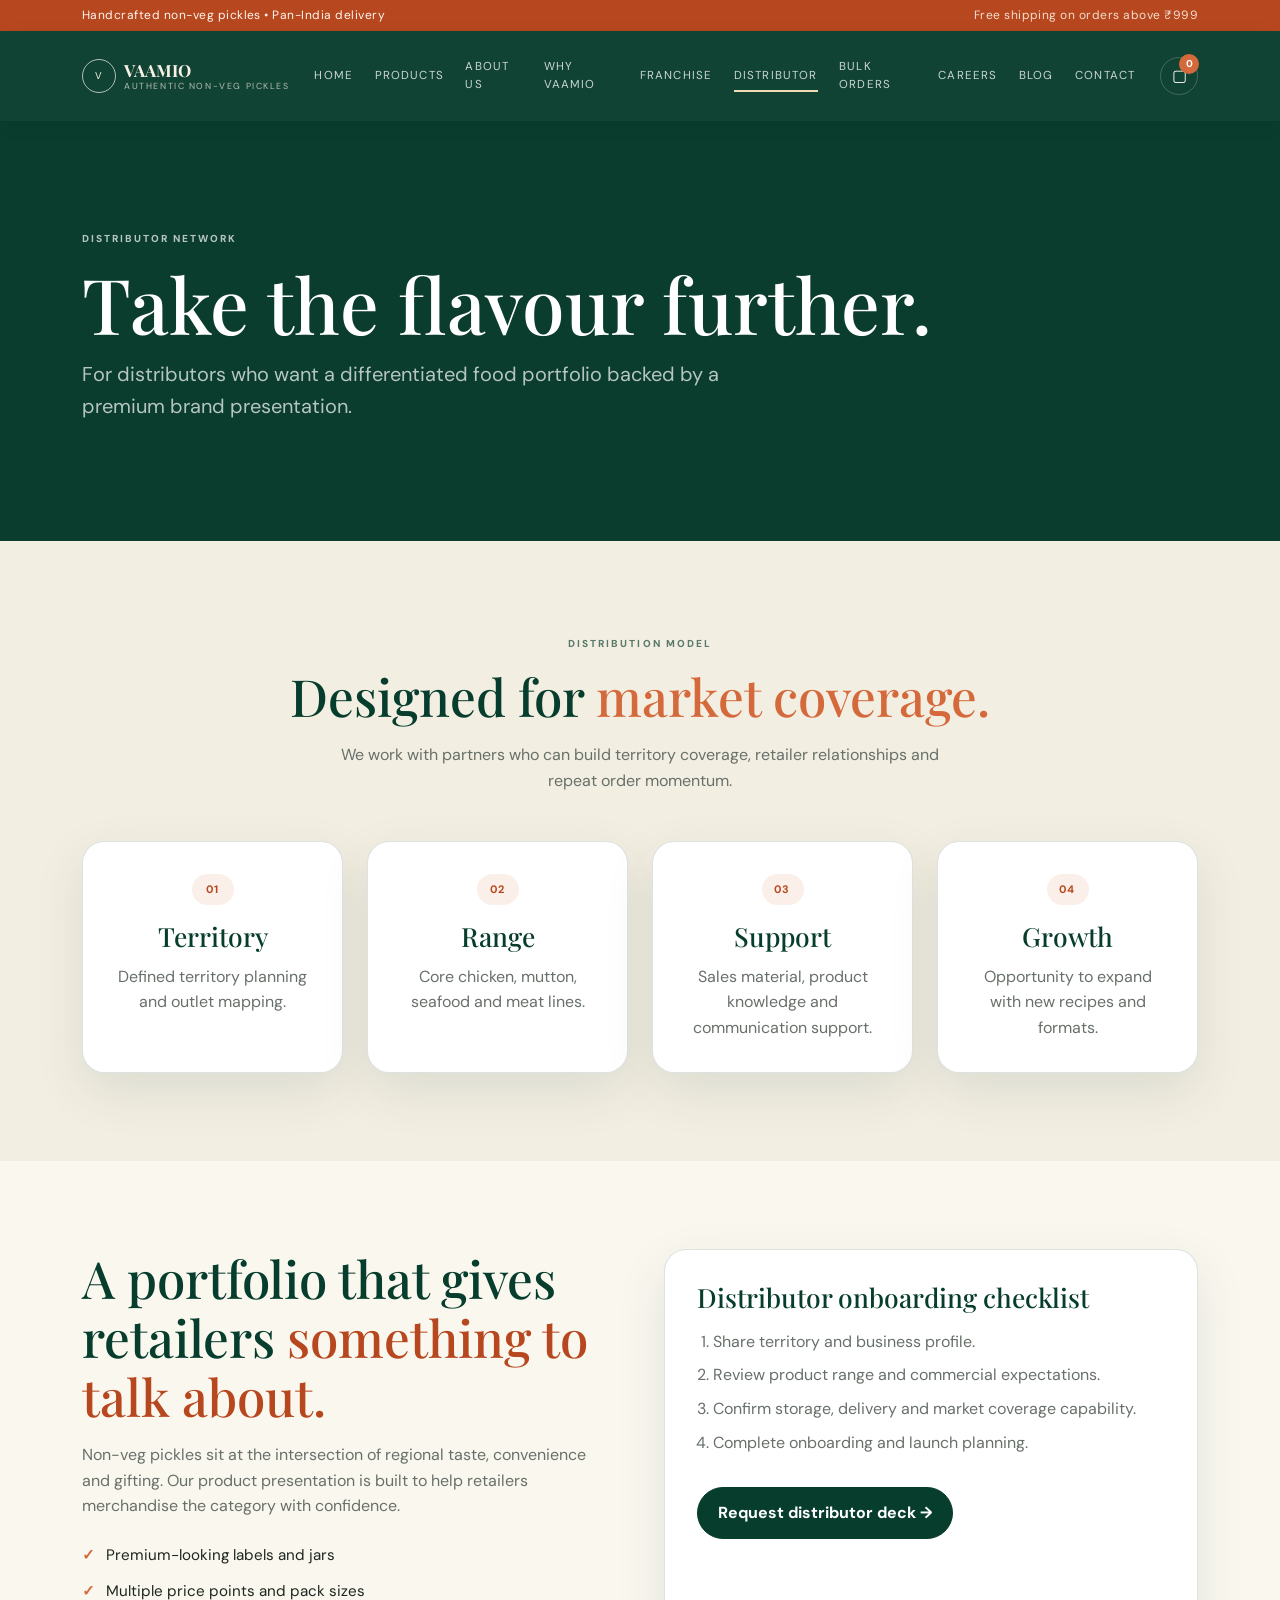
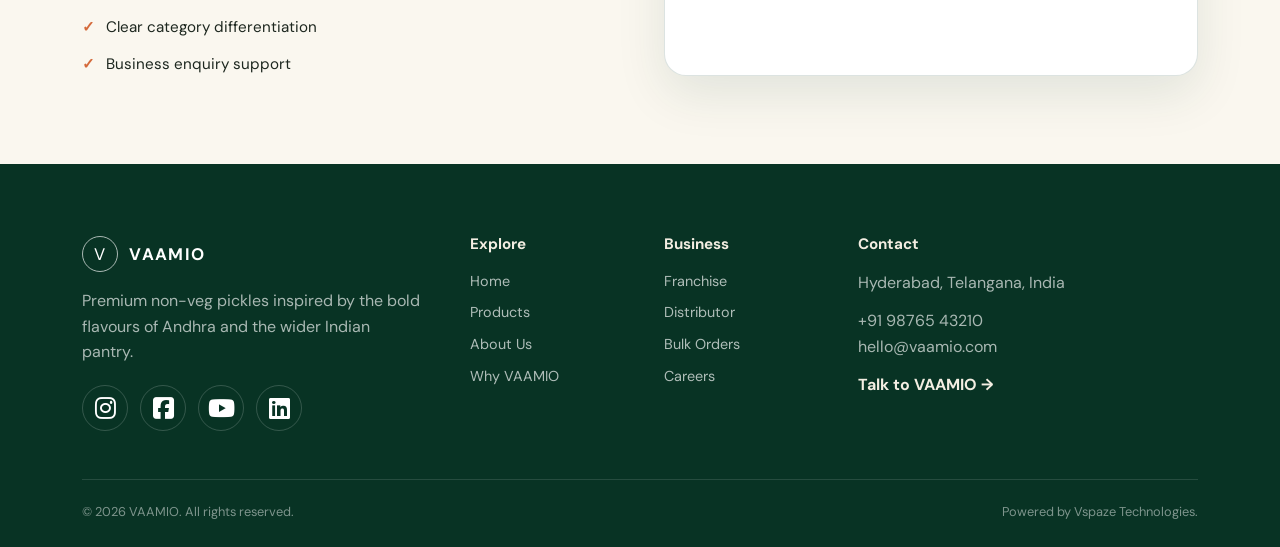
<file: Distributor/Distributor.html>
<!DOCTYPE html>
<html lang="en">
    <head>
        <meta charset="UTF-8">
        <meta name="viewport" content="width=device-width, initial-scale=1.0">
        <meta name="description" content="Become a VAAMIO distributor and bring premium non-veg pickles to retailers and food businesses.">
        <meta name="theme-color" content="#0a3d2e">
        <title>
            VAAMIO Distributor | Distribution Partner
        </title>
        <link rel="icon" type="image/png" href="/logo img.png">
        <link href="https://cdn.jsdelivr.net/npm/bootstrap@5.3.3/dist/css/bootstrap.min.css" rel="stylesheet">
        <link href="https://fonts.googleapis.com/css2?family=DM+Sans:wght@400;500;600;700&family=Playfair+Display:wght@500;600;700&display=swap" rel="stylesheet">
        <link rel="stylesheet" href="Distributor.css">
        <link rel="stylesheet" href="https://cdnjs.cloudflare.com/ajax/libs/font-awesome/6.5.2/css/all.min.css">
    </head>
    <body>
        <div class="announcement-bar">
            <div class="container d-flex justify-content-between align-items-center gap-3 flex-wrap">
                <span>
                    Handcrafted non-veg pickles • Pan-India delivery
                </span>
                <span class="announcement-right">
                    Free shipping on orders above ₹999
                </span>
            </div>
        </div>
        <header class="site-header sticky-top">
            <nav class="navbar navbar-expand-xl navbar-dark">
                <div class="container py-2">
                    <a class="navbar-brand d-flex align-items-center gap-2" href="/index.html">
                        <span class="brand-mark">
                            V
                        </span>
                        <span>
                            <strong>
                                VAAMIO
                            </strong>
                            <small>
                                Authentic Non-Veg Pickles
                            </small>
                        </span>
                    </a>
                    <button class="navbar-toggler" type="button" data-bs-toggle="collapse" data-bs-target="#mainNav">
                        <span class="navbar-toggler-icon">
                        </span>
                    </button>
                    <div class="collapse navbar-collapse" id="mainNav">
                        <ul class="navbar-nav ms-auto align-items-xl-center gap-xl-1">
                            <li class="nav-item">
                                <a class="nav-link " href="/index.html">
                                    Home
                                </a>
                            </li>
                            <li class="nav-item">
                                <a class="nav-link " href="/Products/Products.html">
                                    Products
                                </a>
                            </li>
                            <li class="nav-item">
                                <a class="nav-link " href="/About us/About.html">
                                    About Us
                                </a>
                            </li>
                            <li class="nav-item">
                                <a class="nav-link " href="/Why-vaamio/Why-vaamio.html">
                                    Why VAAMIO
                                </a>
                            </li>
                            <li class="nav-item">
                                <a class="nav-link " href="/Franchise/Franchise.html">
                                    Franchise
                                </a>
                            </li>
                            <li class="nav-item">
                                <a class="nav-link active" href="/Distributor/Distributor.html">
                                    Distributor
                                </a>
                            </li>
                            <li class="nav-item">
                                <a class="nav-link " href="/Bulk orders/Bulk orders.html">
                                    Bulk Orders
                                </a>
                            </li>
                            <li class="nav-item">
                                <a class="nav-link " href="/Carrers/Carrers.html">
                                    Careers
                                </a>
                            </li>
                            <li class="nav-item">
                                <a class="nav-link " href="/Blog/Blog.html">
                                    Blog
                                </a>
                            </li>
                            <li class="nav-item">
                                <a class="nav-link " href="/Contact/Contact.html">
                                    Contact
                                </a>
                            </li>
                             <!--
                            <li class="nav-item">
                                <a class="nav-link " href="faq.html">
                                    FAQ
                                </a>
                            </li>-->
                        </ul>
                        <div class="nav-actions ms-xl-3 mt-3 mt-xl-0 d-flex align-items-center gap-2">
                           <!--
                            <button class="icon-btn" aria-label="Search" data-bs-toggle="modal" data-bs-target="#searchModal">
                                ⌕
                            </button>-->
                            <button class="icon-btn cart-btn" aria-label="Cart" data-bs-toggle="offcanvas" data-bs-target="#cartCanvas">
                                ▢
                                <span id="cartCount">
                                    0
                                </span>
                            </button>
                        </div>
                    </div>
                </div>
            </nav>
        </header>
        <main>
            <section class="page-hero">
                <div class="container">
                    <span class="eyebrow">
                        DISTRIBUTOR NETWORK
                    </span>
                    <h1 class="mt-3">
                        Take the flavour further.
                    </h1>
                    <p class="mt-3 fs-5">
                        For distributors who want a differentiated food portfolio backed by a premium brand presentation.
                    </p>
                </div>
            </section>
            <section class="section-shell light-section">
                <div class="container">
                    <div class="section-heading text-center">
                        <span class="eyebrow dark">
                            DISTRIBUTION MODEL
                        </span>
                        <h2>
                            Designed for
                            <span>
                                market coverage.
                            </span>
                        </h2>
                        <p>
                            We work with partners who can build territory coverage, retailer relationships and repeat order momentum.
                        </p>
                    </div>
                    <div class="row g-4">
                        <div class="col-md-3">
                            <article class="info-card text-center">
                                <span class="badge-soft">
                                    01
                                </span>
                                <h3 class="mt-3">
                                    Territory
                                </h3>
                                <p>
                                    Defined territory planning and outlet mapping.
                                </p>
                            </article>
                        </div>
                        <div class="col-md-3">
                            <article class="info-card text-center">
                                <span class="badge-soft">
                                    02
                                </span>
                                <h3 class="mt-3">
                                    Range
                                </h3>
                                <p>
                                    Core chicken, mutton, seafood and meat lines.
                                </p>
                            </article>
                        </div>
                        <div class="col-md-3">
                            <article class="info-card text-center">
                                <span class="badge-soft">
                                    03
                                </span>
                                <h3 class="mt-3">
                                    Support
                                </h3>
                                <p>
                                    Sales material, product knowledge and communication support.
                                </p>
                            </article>
                        </div>
                        <div class="col-md-3">
                            <article class="info-card text-center">
                                <span class="badge-soft">
                                    04
                                </span>
                                <h3 class="mt-3">
                                    Growth
                                </h3>
                                <p>
                                    Opportunity to expand with new recipes and formats.
                                </p>
                            </article>
                        </div>
                    </div>
                </div>
            </section>
            <section class="section-shell">
                <div class="container">
                    <div class="row g-5">
                        <div class="col-lg-6">
                            <h2 class="font-serif">
                                A portfolio that gives retailers
                                <span style="color:var(--rust)">
                                    something to talk about.
                                </span>
                            </h2>
                            <p class="mt-3">
                                Non-veg pickles sit at the intersection of regional taste, convenience and gifting. Our product presentation is built to help retailers merchandise the category with confidence.
                            </p>
                            <ul class="check-list mt-4">
                                <li>
                                    Premium-looking labels and jars
                                </li>
                                <li>
                                    Multiple price points and pack sizes
                                </li>
                                <li>
                                    Clear category differentiation
                                </li>
                                <li>
                                    Business enquiry support
                                </li>
                            </ul>
                        </div>
                        <div class="col-lg-6">
                            <article class="info-card">
                                <h3>
                                    Distributor onboarding checklist
                                </h3>
                                <ol class="mt-3 ps-3">
                                    <li class="mb-2">
                                        Share territory and business profile.
                                    </li>
                                    <li class="mb-2">
                                        Review product range and commercial expectations.
                                    </li>
                                    <li class="mb-2">
                                        Confirm storage, delivery and market coverage capability.
                                    </li>
                                    <li class="mb-2">
                                        Complete onboarding and launch planning.
                                    </li>
                                </ol>
                                <a href="/Contact/Contact.html" class="btn btn-dark-green mt-3">
                                    Request distributor deck →
                                </a>
                            </article>
                        </div>
                    </div>
                </div>
            </section>
        </main>
        <footer class="site-footer">
            <div class="container">
                <div class="row g-5">
                    <div class="col-lg-4">
                        <a class="footer-brand" href="/index.html">
                            <span class="brand-mark">
                                V
                            </span>
                            <strong>
                                VAAMIO
                            </strong>
                        </a>
                        <p class="mt-3">
                            Premium non-veg pickles inspired by the bold flavours of Andhra and the wider Indian pantry.
                        </p>
                        <div class="social-links">
                          <a href="#" aria-label="Instagram">
                             <i class="fa-brands fa-instagram"></i>
                           </a>

                          <a href="#" aria-label="Facebook">
                             <i class="fa-brands fa-square-facebook"></i>
                          </a>

                          <a href="#" aria-label="YouTube">
                             <i class="fa-brands fa-youtube"></i>
                          </a>
                           <a href="#" aria-label="LinkedIn">
                              <i class="fa-brands fa-linkedin"></i>
                          </a>
                     </div>
                  </div>
                    <div class="col-6 col-lg-2">
                        <h5>
                            Explore
                        </h5>
                        <div class="footer-links">
                            <a href="/index.html">
                                Home
                            </a>
                            <a href="/Products/Products.html">
                                Products
                            </a>
                            <a href="/About us/About.html">
                                About Us
                            </a>
                            <a href="/Why-vaamio/Why-vaamio.html">
                                Why VAAMIO
                            </a>
                        </div>
                    </div>
                    <div class="col-6 col-lg-2">
                        <h5>
                            Business
                        </h5>
                        <div class="footer-links">
                            <a href="/Franchise/Franchise.html">
                                Franchise
                            </a>
                            <a href="/Distributor/Distributor.html">
                                Distributor
                            </a>
                            <a href="/Bulk orders/Bulk orders.html">
                                Bulk Orders
                            </a>
                            <a href="/Carrers/Carrers.html">
                                Careers
                            </a>
                        </div>
                    </div>
                    <div class="col-lg-4">
                        <h5>
                            Contact
                        </h5>
                        <p>
                            Hyderabad, Telangana, India
                        </p>
                        <p>
                            +91 98765 43210
                            <br>
                            hello@vaamio.com
                        </p>
                        <a class="text-link" href="/Contact/Contact.html">
                            Talk to VAAMIO →
                        </a>
                    </div>
                </div>
                <div class="footer-bottom d-flex flex-column flex-md-row justify-content-between gap-2 mt-5">
                    <span>
                        © 2026 VAAMIO. All rights reserved.
                    </span>
                    <span>
                        Powered by Vspaze Technologies.
                    </span>
                </div>
            </div>
        </footer>
        <div class="modal fade" id="searchModal" tabindex="-1">
            <div class="modal-dialog modal-dialog-centered">
                <div class="modal-content search-modal">
                    <div class="modal-header border-0">
                        <h5 class="modal-title">
                            Search VAAMIO
                        </h5>
                        <button type="button" class="btn-close" data-bs-dismiss="modal">
                        </button>
                    </div>
                    <div class="modal-body pt-0">
                        <input id="searchInput" class="form-control search-input" type="search" placeholder="Try chicken, prawn, mutton...">
                        <div class="search-hints">
                            <button data-search="chicken">
                                Chicken
                            </button>
                            <button data-search="prawn">
                                Prawn
                            </button>
                            <button data-search="mutton">
                                Mutton
                            </button>
                            <button data-search="fish">
                                Fish
                            </button>
                        </div>
                    </div>
                </div>
            </div>
        </div>
        <div class="offcanvas offcanvas-end cart-canvas" tabindex="-1" id="cartCanvas">
            <div class="offcanvas-header">
                <h5>
                    Your cart
                </h5>
                <button type="button" class="btn-close" data-bs-dismiss="offcanvas">
                </button>
            </div>
            <div class="offcanvas-body d-flex flex-column">
                <div id="cartItems" class="cart-items">
                    <div class="empty-cart">
                        No Items in Cart.
                    </div>
                </div>
                <div class="mt-auto pt-4 border-top">
                    <div class="d-flex justify-content-between mb-3">
                        <strong>
                            Subtotal
                        </strong>
                        <strong id="cartTotal">
                            ₹0
                        </strong>
                    </div>
                    <button class="btn btn-dark-green w-100" id="checkoutBtn">
                        Proceed to checkout
                    </button>
                </div>
            </div>
        </div>
        <div class="toast-container position-fixed bottom-0 end-0 p-3">
            <div id="siteToast" class="toast align-items-center border-0">
                <div class="d-flex">
                    <div class="toast-body">
                        Added to cart.
                    </div>
                    <button type="button" class="btn-close me-2 m-auto" data-bs-dismiss="toast">
                    </button>
                </div>
            </div>
        </div>
        <script src="https://cdn.jsdelivr.net/npm/bootstrap@5.3.3/dist/js/bootstrap.bundle.min.js">
        </script>
        <script src="/index.js">
        </script>
    </body>
</html>
</file>
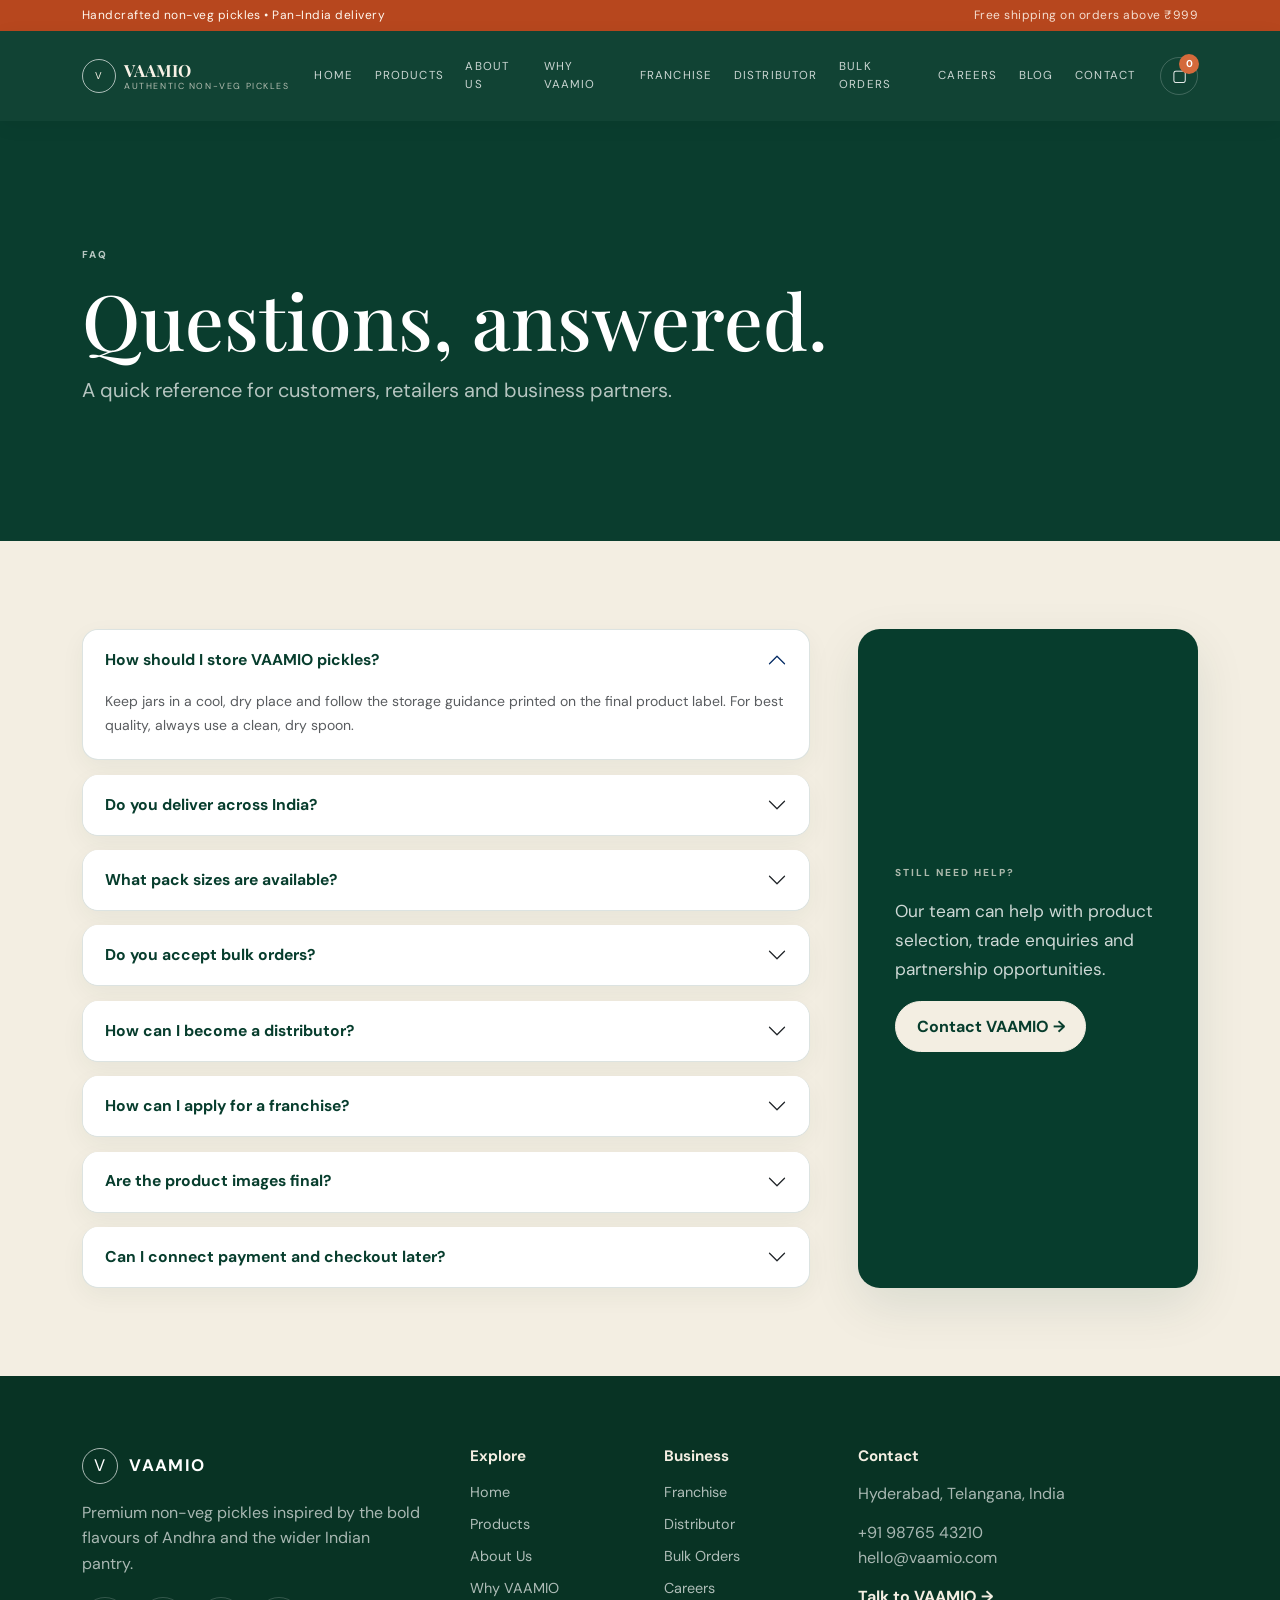
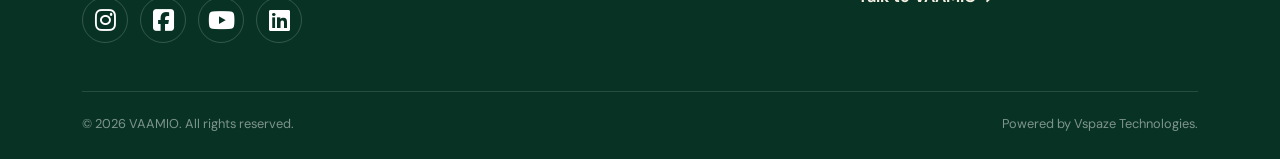
<file: Faq/Faq.html>
<!DOCTYPE html>
<html lang="en">
    <head>
        <meta charset="UTF-8">
        <meta name="viewport" content="width=device-width, initial-scale=1.0">
        <meta name="description" content="Frequently asked questions about VAAMIO non-veg pickles, ordering, storage, shipping and partnerships.">
        <meta name="theme-color" content="#0a3d2e">
        <title>
            VAAMIO FAQ | Frequently Asked Questions
        </title>
        <link rel="icon" type="image/png" href="/logo img.png">
        <link href="https://cdn.jsdelivr.net/npm/bootstrap@5.3.3/dist/css/bootstrap.min.css" rel="stylesheet">
        <link href="https://fonts.googleapis.com/css2?family=DM+Sans:wght@400;500;600;700&family=Playfair+Display:wght@500;600;700&display=swap" rel="stylesheet">
        <link rel="stylesheet" href="Faq.css">
        <link rel="stylesheet" href="https://cdnjs.cloudflare.com/ajax/libs/font-awesome/6.5.2/css/all.min.css">
    </head>
    <body>
        <div class="announcement-bar">
            <div class="container d-flex justify-content-between align-items-center gap-3 flex-wrap">
                <span>
                    Handcrafted non-veg pickles • Pan-India delivery
                </span>
                <span class="announcement-right">
                    Free shipping on orders above ₹999
                </span>
            </div>
        </div>
        <header class="site-header sticky-top">
            <nav class="navbar navbar-expand-xl navbar-dark">
                <div class="container py-2">
                    <a class="navbar-brand d-flex align-items-center gap-2" href="/index.html">
                        <span class="brand-mark">
                            V
                        </span>
                        <span>
                            <strong>
                                VAAMIO
                            </strong>
                            <small>
                                Authentic Non-Veg Pickles
                            </small>
                        </span>
                    </a>
                    <button class="navbar-toggler" type="button" data-bs-toggle="collapse" data-bs-target="#mainNav">
                        <span class="navbar-toggler-icon">
                        </span>
                    </button>
                    <div class="collapse navbar-collapse" id="mainNav">
                        <ul class="navbar-nav ms-auto align-items-xl-center gap-xl-1">
                            <li class="nav-item">
                                <a class="nav-link " href="/index.html">
                                    Home
                                </a>
                            </li>
                            <li class="nav-item">
                                <a class="nav-link " href="/Products/Products.html">
                                    Products
                                </a>
                            </li>
                            <li class="nav-item">
                                <a class="nav-link " href="/About us/About.html">
                                    About Us
                                </a>
                            </li>
                            <li class="nav-item">
                                <a class="nav-link " href="/Why-vaamio/Why-vaamio.html">
                                    Why VAAMIO
                                </a>
                            </li>
                            <li class="nav-item">
                                <a class="nav-link " href="/Franchise/Franchise.html">
                                    Franchise
                                </a>
                            </li>
                            <li class="nav-item">
                                <a class="nav-link " href="/Distributor/Distributor.html">
                                    Distributor
                                </a>
                            </li>
                            <li class="nav-item">
                                <a class="nav-link " href="/Bulk orders/Bulk orders.html">
                                    Bulk Orders
                                </a>
                            </li>
                            <li class="nav-item">
                                <a class="nav-link " href="/Carrers/Carrers.html">
                                    Careers
                                </a>
                            </li>
                            <li class="nav-item">
                                <a class="nav-link " href="/Blog/Blog.html">
                                    Blog
                                </a>
                            </li>
                            <li class="nav-item">
                                <a class="nav-link " href="/Contact/Contact.html">
                                    Contact
                                </a>
                            </li><!--
                            <li class="nav-item">
                                <a class="nav-link active" href="/Faq/Faq.html">
                                    FAQ
                                </a>
                            </li>-->
                        </ul>
                        <div class="nav-actions ms-xl-3 mt-3 mt-xl-0 d-flex align-items-center gap-2">
                            <!--
                            <button class="icon-btn" aria-label="Search" data-bs-toggle="modal" data-bs-target="#searchModal">
                                ⌕
                            </button>-->
                            <button class="icon-btn cart-btn" aria-label="Cart" data-bs-toggle="offcanvas" data-bs-target="#cartCanvas">
                                ▢
                                <span id="cartCount">
                                    0
                                </span>
                            </button>
                        </div>
                    </div>
                </div>
            </nav>
        </header>
        <main>
            <section class="page-hero">
                <div class="container">
                    <span class="eyebrow">
                        FAQ
                    </span>
                    <h1 class="mt-3">
                        Questions, answered.
                    </h1>
                    <p class="mt-3 fs-5">
                        A quick reference for customers, retailers and business partners.
                    </p>
                </div>
            </section>
            <section class="section-shell light-section">
                <div class="container">
                    <div class="row g-5">
                        <div class="col-lg-8">
                            <div class="accordion" id="faqAccordion">
                                <div class="accordion-item">
                                    <h2 class="accordion-header">
                                        <button class="accordion-button " type="button" data-bs-toggle="collapse" data-bs-target="#faq0">
                                            How should I store VAAMIO pickles?
                                        </button>
                                    </h2>
                                    <div id="faq0" class="accordion-collapse collapse show" data-bs-parent="#faqAccordion">
                                        <div class="accordion-body small text-muted">
                                            Keep jars in a cool, dry place and follow the storage guidance printed on the final product label. For best quality, always use a clean, dry spoon.
                                        </div>
                                    </div>
                                </div>
                                <div class="accordion-item">
                                    <h2 class="accordion-header">
                                        <button class="accordion-button collapsed" type="button" data-bs-toggle="collapse" data-bs-target="#faq1">
                                            Do you deliver across India?
                                        </button>
                                    </h2>
                                    <div id="faq1" class="accordion-collapse collapse " data-bs-parent="#faqAccordion">
                                        <div class="accordion-body small text-muted">
                                            The website is structured around a Pan-India delivery proposition. Final availability, shipping charge and delivery time depend on destination and order size.
                                        </div>
                                    </div>
                                </div>
                                <div class="accordion-item">
                                    <h2 class="accordion-header">
                                        <button class="accordion-button collapsed" type="button" data-bs-toggle="collapse" data-bs-target="#faq2">
                                            What pack sizes are available?
                                        </button>
                                    </h2>
                                    <div id="faq2" class="accordion-collapse collapse " data-bs-parent="#faqAccordion">
                                        <div class="accordion-body small text-muted">
                                            The product structure supports 250g, 500g and 1kg formats for different customer and business needs.
                                        </div>
                                    </div>
                                </div>
                                <div class="accordion-item">
                                    <h2 class="accordion-header">
                                        <button class="accordion-button collapsed" type="button" data-bs-toggle="collapse" data-bs-target="#faq3">
                                            Do you accept bulk orders?
                                        </button>
                                    </h2>
                                    <div id="faq3" class="accordion-collapse collapse " data-bs-parent="#faqAccordion">
                                        <div class="accordion-body small text-muted">
                                            Yes. VAAMIO supports restaurants, hotels, caterers, retail shops and corporate gifting enquiries.
                                        </div>
                                    </div>
                                </div>
                                <div class="accordion-item">
                                    <h2 class="accordion-header">
                                        <button class="accordion-button collapsed" type="button" data-bs-toggle="collapse" data-bs-target="#faq4">
                                            How can I become a distributor?
                                        </button>
                                    </h2>
                                    <div id="faq4" class="accordion-collapse collapse " data-bs-parent="#faqAccordion">
                                        <div class="accordion-body small text-muted">
                                            Use the Distributor page or Contact page to share your territory, business profile and market coverage details.
                                        </div>
                                    </div>
                                </div>
                                <div class="accordion-item">
                                    <h2 class="accordion-header">
                                        <button class="accordion-button collapsed" type="button" data-bs-toggle="collapse" data-bs-target="#faq5">
                                            How can I apply for a franchise?
                                        </button>
                                    </h2>
                                    <div id="faq5" class="accordion-collapse collapse " data-bs-parent="#faqAccordion">
                                        <div class="accordion-body small text-muted">
                                            Visit the Franchise page and submit an enquiry through the Contact page so the business team can review your requirements.
                                        </div>
                                    </div>
                                </div>
                                <div class="accordion-item">
                                    <h2 class="accordion-header">
                                        <button class="accordion-button collapsed" type="button" data-bs-toggle="collapse" data-bs-target="#faq6">
                                            Are the product images final?
                                        </button>
                                    </h2>
                                    <div id="faq6" class="accordion-collapse collapse " data-bs-parent="#faqAccordion">
                                        <div class="accordion-body small text-muted">
                                            The current website uses illustrative product photography URLs. For a production launch, replace these with the brand’s owned/licensed product images.
                                        </div>
                                    </div>
                                </div>
                                <div class="accordion-item">
                                    <h2 class="accordion-header">
                                        <button class="accordion-button collapsed" type="button" data-bs-toggle="collapse" data-bs-target="#faq7">
                                            Can I connect payment and checkout later?
                                        </button>
                                    </h2>
                                    <div id="faq7" class="accordion-collapse collapse " data-bs-parent="#faqAccordion">
                                        <div class="accordion-body small text-muted">
                                            Yes. The current front-end cart is prepared for integration with a payment gateway, order API and backend checkout flow.
                                        </div>
                                    </div>
                                </div>
                            </div>
                        </div>
                        <div class="col-lg-4">
                            <article class="quote-card">
                                <span class="eyebrow">
                                    STILL NEED HELP?
                                </span>
                                <p class="mt-3">
                                    Our team can help with product selection, trade enquiries and partnership opportunities.
                                </p>
                                <a href="/Contact/Contact.html" class="btn btn-primary-cream">
                                    Contact VAAMIO →
                                </a>
                            </article>
                        </div>
                    </div>
                </div>
            </section>
        </main>
        <footer class="site-footer">
            <div class="container">
                <div class="row g-5">
                    <div class="col-lg-4">
                        <a class="footer-brand" href="/index.html">
                            <span class="brand-mark">
                                V
                            </span>
                            <strong>
                                VAAMIO
                            </strong>
                        </a>
                        <p class="mt-3">
                            Premium non-veg pickles inspired by the bold flavours of Andhra and the wider Indian pantry.
                        </p>
                       <div class="social-links">
                          <a href="#" aria-label="Instagram">
                             <i class="fa-brands fa-instagram"></i>
                           </a>

                          <a href="#" aria-label="Facebook">
                             <i class="fa-brands fa-square-facebook"></i>
                          </a>

                          <a href="#" aria-label="YouTube">
                             <i class="fa-brands fa-youtube"></i>
                          </a>
                           <a href="#" aria-label="LinkedIn">
                              <i class="fa-brands fa-linkedin"></i>
                          </a>
                     </div>
                  </div>
                    <div class="col-6 col-lg-2">
                        <h5>
                            Explore
                        </h5>
                        <div class="footer-links">
                            <a href="/index.html">
                                Home
                            </a>
                            <a href="/Products/Products.html">
                                Products
                            </a>
                            <a href="/About us/About.html">
                                About Us
                            </a>
                            <a href="/Why-vaamio/Why-vaamio.html">
                                Why VAAMIO
                            </a>
                        </div>
                    </div>
                    <div class="col-6 col-lg-2">
                        <h5>
                            Business
                        </h5>
                        <div class="footer-links">
                            <a href="/Franchise/Franchise.html">
                                Franchise
                            </a>
                            <a href="/Distributor/Distributor.html">
                                Distributor
                            </a>
                            <a href="/Bulk orders/Bulk orders.html">
                                Bulk Orders
                            </a>
                            <a href="/Carrers/Carrers.html">
                                Careers
                            </a>
                        </div>
                    </div>
                    <div class="col-lg-4">
                        <h5>
                            Contact
                        </h5>
                        <p>
                            Hyderabad, Telangana, India
                        </p>
                        <p>
                            +91 98765 43210
                            <br>
                            hello@vaamio.com
                        </p>
                        <a class="text-link" href="/Contact/Contact.html">
                            Talk to VAAMIO →
                        </a>
                    </div>
                </div>
                <div class="footer-bottom d-flex flex-column flex-md-row justify-content-between gap-2 mt-5">
                    <span>
                        © 2026 VAAMIO. All rights reserved.
                    </span>
                    <span>
                        Powered by Vspaze Technologies.
                    </span>
                </div>
            </div>
        </footer>
        <div
        class="offcanvas offcanvas-end cart-canvas"
        tabindex="-1"
        id="cartCanvas">

        <div class="offcanvas-header">

            <h5>
                Your cart
            </h5>

            <button
                type="button"
                class="btn-close"
                data-bs-dismiss="offcanvas">
            </button>

        </div>


        <div class="offcanvas-body d-flex flex-column">

            <div
                id="cartItems"
                class="cart-items">

                <div class="empty-cart">
                    No Items in Cart.
                </div>

            </div>


            <div class="mt-auto pt-4 border-top">

                <div class="d-flex justify-content-between mb-3">

                    <strong>
                        Subtotal
                    </strong>

                    <strong id="cartTotal">
                        ₹0
                    </strong>

                </div>


                <button
                    class="btn btn-dark-green w-100"
                    id="checkoutBtn">

                    Proceed to checkout

                </button>

            </div>

        </div>

    </div>

        <script src="https://cdn.jsdelivr.net/npm/bootstrap@5.3.3/dist/js/bootstrap.bundle.min.js">
        </script>
        <script src="/index.js">
        </script>
    </body>
</html>
</file>
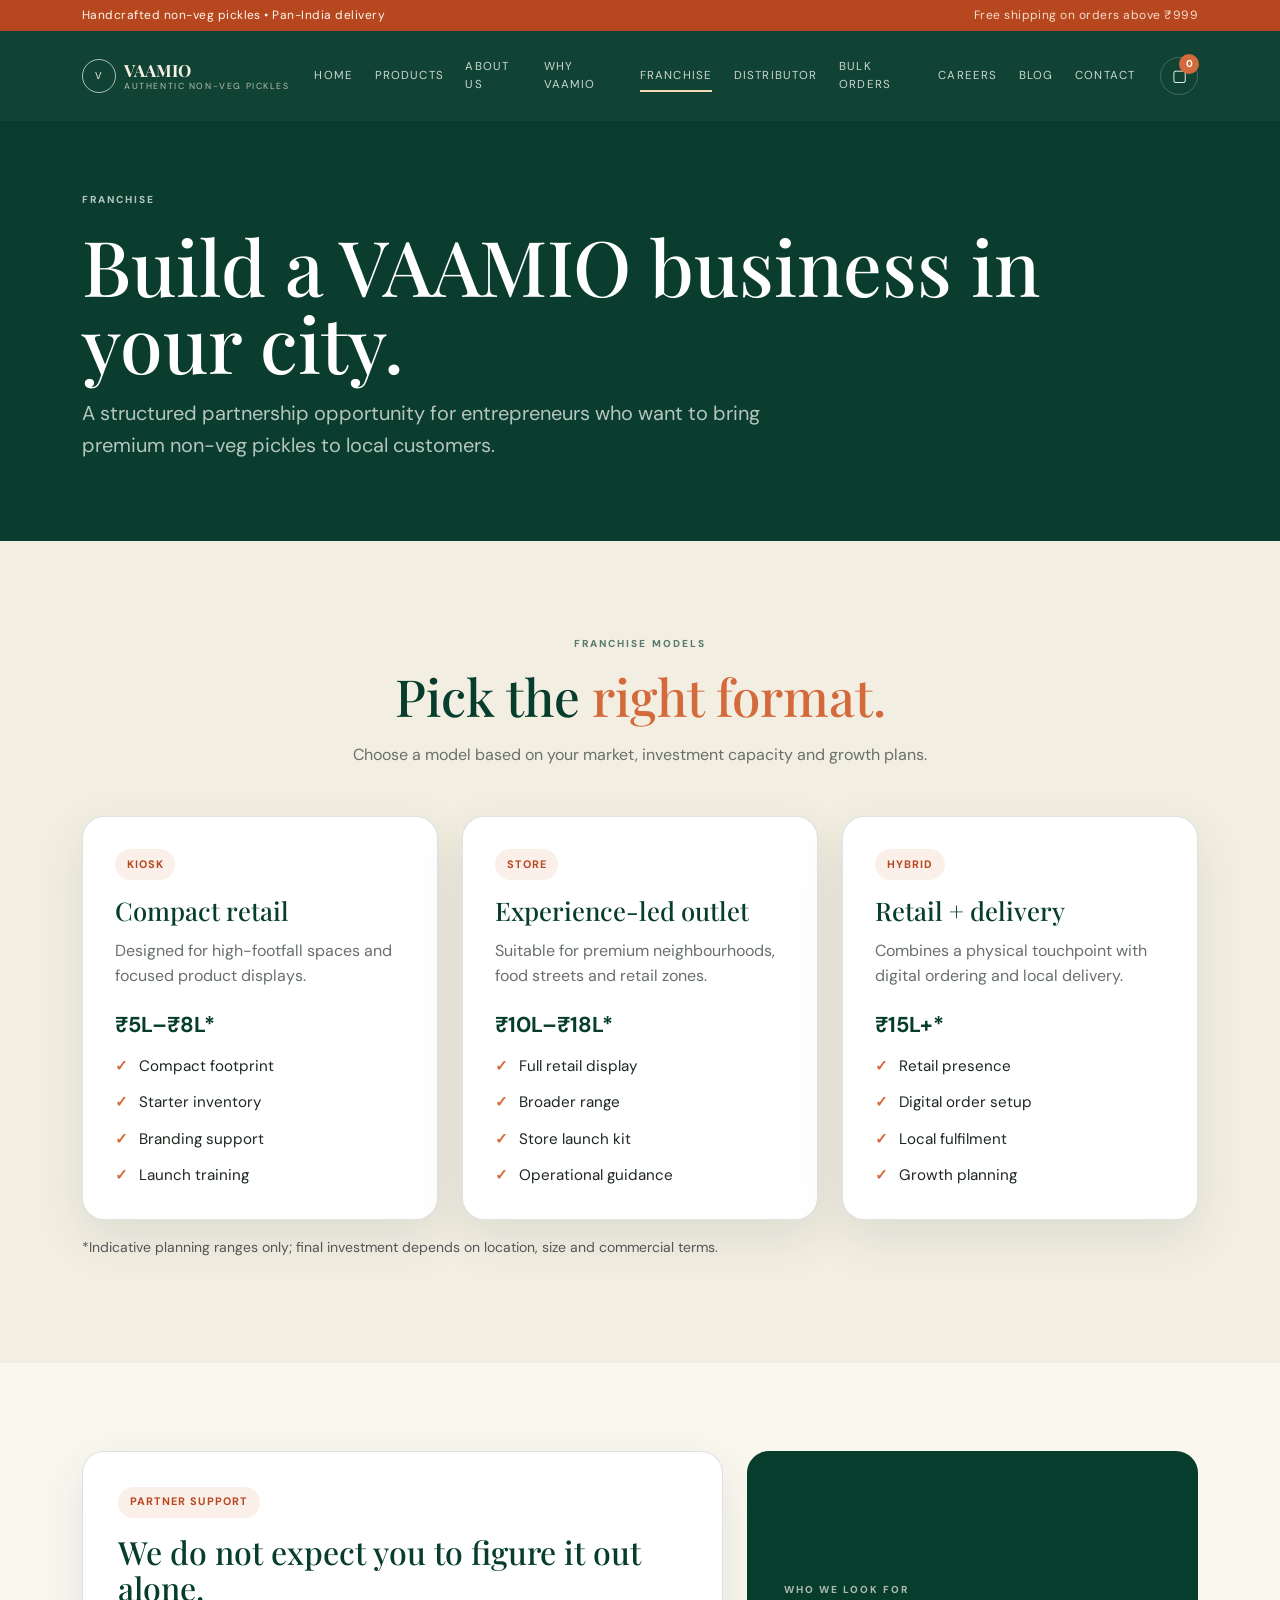
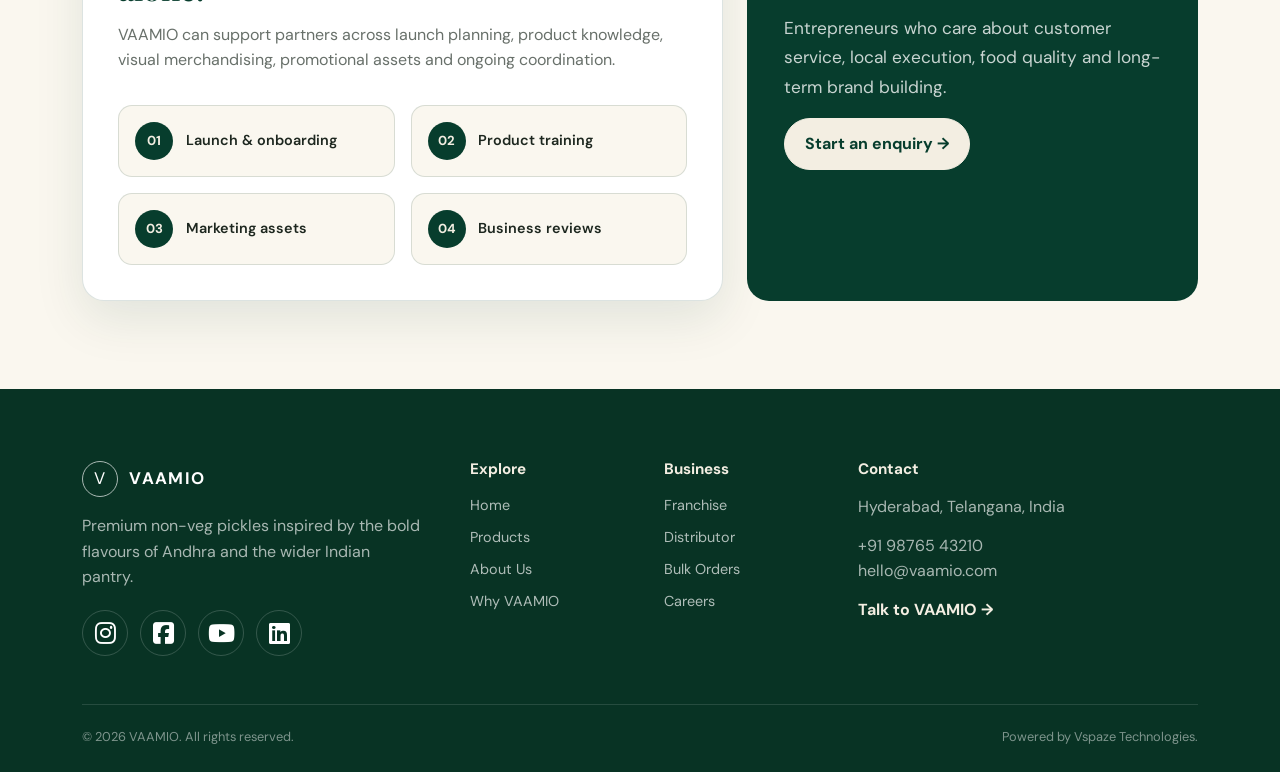
<file: Franchise/Franchise.html>
<!DOCTYPE html>
<html lang="en">
    <head>
        <meta charset="UTF-8">
        <meta name="viewport" content="width=device-width, initial-scale=1.0">
        <meta name="description" content="Explore franchise opportunities with VAAMIO for premium non-veg pickle retail.">
        <meta name="theme-color" content="#0a3d2e">
        <title>
            VAAMIO Franchise | Partner With Us
        </title>
        <link rel="icon" type="image/png" href="/logo img.png">
        <link href="https://cdn.jsdelivr.net/npm/bootstrap@5.3.3/dist/css/bootstrap.min.css" rel="stylesheet">
        <link href="https://fonts.googleapis.com/css2?family=DM+Sans:wght@400;500;600;700&family=Playfair+Display:wght@500;600;700&display=swap" rel="stylesheet">
        <link rel="stylesheet" href="Franchise.css">
        <link rel="stylesheet" href="https://cdnjs.cloudflare.com/ajax/libs/font-awesome/6.5.2/css/all.min.css">
    </head>
    <body>
        <div class="announcement-bar">
            <div class="container d-flex justify-content-between align-items-center gap-3 flex-wrap">
                <span>
                    Handcrafted non-veg pickles • Pan-India delivery
                </span>
                <span class="announcement-right">
                    Free shipping on orders above ₹999
                </span>
            </div>
        </div>
        <header class="site-header sticky-top">
            <nav class="navbar navbar-expand-xl navbar-dark">
                <div class="container py-2">
                    <a class="navbar-brand d-flex align-items-center gap-2" href="/index.html">
                        <span class="brand-mark">
                            V
                        </span>
                        <span>
                            <strong>
                                VAAMIO
                            </strong>
                            <small>
                                Authentic Non-Veg Pickles
                            </small>
                        </span>
                    </a>
                    <button class="navbar-toggler" type="button" data-bs-toggle="collapse" data-bs-target="#mainNav">
                        <span class="navbar-toggler-icon">
                        </span>
                    </button>
                    <div class="collapse navbar-collapse" id="mainNav">
                        <ul class="navbar-nav ms-auto align-items-xl-center gap-xl-1">
                            <li class="nav-item">
                                <a class="nav-link " href="/index.html">
                                    Home
                                </a>
                            </li>
                            <li class="nav-item">
                                <a class="nav-link " href="/Products/Products.html">
                                    Products
                                </a>
                            </li>
                            <li class="nav-item">
                                <a class="nav-link " href="/About us/About.html">
                                    About Us
                                </a>
                            </li>
                            <li class="nav-item">
                                <a class="nav-link " href="/Why-vaamio/Why-vaamio.html">
                                    Why VAAMIO
                                </a>
                            </li>
                            <li class="nav-item">
                                <a class="nav-link active" href="/Franchise/Franchise.html">
                                    Franchise
                                </a>
                            </li>
                            <li class="nav-item">
                                <a class="nav-link " href="/Distributor/Distributor.html">
                                    Distributor
                                </a>
                            </li>
                            <li class="nav-item">
                                <a class="nav-link " href="/Bulk orders/Bulk orders.html">
                                    Bulk Orders
                                </a>
                            </li>
                            <li class="nav-item">
                                <a class="nav-link " href="/Carrers/Carrers.html">
                                    Careers
                                </a>
                            </li>
                            <li class="nav-item">
                                <a class="nav-link " href="/Blog/Blog.html">
                                    Blog
                                </a>
                            </li>
                            <li class="nav-item">
                                <a class="nav-link " href="/Contact/Contact.html">
                                    Contact
                                </a>
                            </li>
                             <!--
                            <li class="nav-item">
                                <a class="nav-link " href="faq.html">
                                    FAQ
                                </a>
                            </li>-->
                        </ul>
                        <div class="nav-actions ms-xl-3 mt-3 mt-xl-0 d-flex align-items-center gap-2">
                           <!--
                            <button class="icon-btn" aria-label="Search" data-bs-toggle="modal" data-bs-target="#searchModal">
                                ⌕
                            </button>-->
                            <button class="icon-btn cart-btn" aria-label="Cart" data-bs-toggle="offcanvas" data-bs-target="#cartCanvas">
                                ▢
                                <span id="cartCount">
                                    0
                                </span>
                            </button>
                        </div>
                    </div>
                </div>
            </nav>
        </header>
        <main>
            <section class="page-hero">
                <div class="container">
                    <span class="eyebrow">
                        FRANCHISE
                    </span>
                    <h1 class="mt-3">
                        Build a VAAMIO business in your city.
                    </h1>
                    <p class="mt-3 fs-5">
                        A structured partnership opportunity for entrepreneurs who want to bring premium non-veg pickles to local customers.
                    </p>
                </div>
            </section>
            <section class="section-shell light-section">
                <div class="container">
                    <div class="section-heading text-center">
                        <span class="eyebrow dark">
                            FRANCHISE MODELS
                        </span>
                        <h2>
                            Pick the
                            <span>
                                right format.
                            </span>
                        </h2>
                        <p>
                            Choose a model based on your market, investment capacity and growth plans.
                        </p>
                    </div>
                    <div class="row g-4">
                        <div class="col-md-4">
                            <article class="partner-card">
                                <span class="badge-soft">
                                    KIOSK
                                </span>
                                <h3 class="mt-3">
                                    Compact retail
                                </h3>
                                <p>
                                    Designed for high-footfall spaces and focused product displays.
                                </p>
                                <h4 class="mt-4">
                                    ₹5L–₹8L*
                                </h4>
                                <ul class="check-list mt-3">
                                    <li>
                                        Compact footprint
                                    </li>
                                    <li>
                                        Starter inventory
                                    </li>
                                    <li>
                                        Branding support
                                    </li>
                                    <li>
                                        Launch training
                                    </li>
                                </ul>
                            </article>
                        </div>
                        <div class="col-md-4">
                            <article class="partner-card">
                                <span class="badge-soft">
                                    STORE
                                </span>
                                <h3 class="mt-3">
                                    Experience-led outlet
                                </h3>
                                <p>
                                    Suitable for premium neighbourhoods, food streets and retail zones.
                                </p>
                                <h4 class="mt-4">
                                    ₹10L–₹18L*
                                </h4>
                                <ul class="check-list mt-3">
                                    <li>
                                        Full retail display
                                    </li>
                                    <li>
                                        Broader range
                                    </li>
                                    <li>
                                        Store launch kit
                                    </li>
                                    <li>
                                        Operational guidance
                                    </li>
                                </ul>
                            </article>
                        </div>
                        <div class="col-md-4">
                            <article class="partner-card">
                                <span class="badge-soft">
                                    HYBRID
                                </span>
                                <h3 class="mt-3">
                                    Retail + delivery
                                </h3>
                                <p>
                                    Combines a physical touchpoint with digital ordering and local delivery.
                                </p>
                                <h4 class="mt-4">
                                    ₹15L+*
                                </h4>
                                <ul class="check-list mt-3">
                                    <li>
                                        Retail presence
                                    </li>
                                    <li>
                                        Digital order setup
                                    </li>
                                    <li>
                                        Local fulfilment
                                    </li>
                                    <li>
                                        Growth planning
                                    </li>
                                </ul>
                            </article>
                        </div>
                    </div>
                    <p class="small text-muted mt-3">
                        *Indicative planning ranges only; final investment depends on location, size and commercial terms.
                    </p>
                </div>
            </section>
            <section class="section-shell">
                <div class="container">
                    <div class="row g-4">
                        <div class="col-lg-7">
                            <article class="info-card">
                                <span class="badge-soft">
                                    PARTNER SUPPORT
                                </span>
                                <h3 class="mt-3">
                                    We do not expect you to figure it out alone.
                                </h3>
                                <p>
                                    VAAMIO can support partners across launch planning, product knowledge, visual merchandising, promotional assets and ongoing coordination.
                                </p>
                                <div class="row g-3 mt-3">
                                    <div class="col-sm-6">
                                        <div class="metric">
                                            <strong>
                                                01
                                            </strong>
                                            <span>
                                                Launch & onboarding
                                            </span>
                                        </div>
                                    </div>
                                    <div class="col-sm-6">
                                        <div class="metric">
                                            <strong>
                                                02
                                            </strong>
                                            <span>
                                                Product training
                                            </span>
                                        </div>
                                    </div>
                                    <div class="col-sm-6">
                                        <div class="metric">
                                            <strong>
                                                03
                                            </strong>
                                            <span>
                                                Marketing assets
                                            </span>
                                        </div>
                                    </div>
                                    <div class="col-sm-6">
                                        <div class="metric">
                                            <strong>
                                                04
                                            </strong>
                                            <span>
                                                Business reviews
                                            </span>
                                        </div>
                                    </div>
                                </div>
                            </article>
                        </div>
                        <div class="col-lg-5">
                            <div class="quote-card h-100">
                                <span class="eyebrow">
                                    WHO WE LOOK FOR
                                </span>
                                <p class="mt-3">
                                    Entrepreneurs who care about customer service, local execution, food quality and long-term brand building.
                                </p>
                                <a href="/Contact/Contact.html" class="btn btn-primary-cream">
                                    Start an enquiry →
                                </a>
                            </div>
                        </div>
                    </div>
                </div>
            </section>
        </main>
        <footer class="site-footer">
            <div class="container">
                <div class="row g-5">
                    <div class="col-lg-4">
                        <a class="footer-brand" href="/index.html">
                            <span class="brand-mark">
                                V
                            </span>
                            <strong>
                                VAAMIO
                            </strong>
                        </a>
                        <p class="mt-3">
                            Premium non-veg pickles inspired by the bold flavours of Andhra and the wider Indian pantry.
                        </p>
                        <div class="social-links">
                          <a href="#" aria-label="Instagram">
                             <i class="fa-brands fa-instagram"></i>
                           </a>

                          <a href="#" aria-label="Facebook">
                             <i class="fa-brands fa-square-facebook"></i>
                          </a>

                          <a href="#" aria-label="YouTube">
                             <i class="fa-brands fa-youtube"></i>
                          </a>
                           <a href="#" aria-label="LinkedIn">
                              <i class="fa-brands fa-linkedin"></i>
                          </a>
                     </div>
                  </div>
                    <div class="col-6 col-lg-2">
                        <h5>
                            Explore
                        </h5>
                        <div class="footer-links">
                            <a href="/index.html">
                                Home
                            </a>
                            <a href="/Products/Products.html">
                                Products
                            </a>
                            <a href="/About us/About.html">
                                About Us
                            </a>
                            <a href="/Why-vaamio/Why-vaamio.html">
                                Why VAAMIO
                            </a>
                        </div>
                    </div>
                    <div class="col-6 col-lg-2">
                        <h5>
                            Business
                        </h5>
                        <div class="footer-links">
                            <a href="/Franchise/Franchise.html">
                                Franchise
                            </a>
                            <a href="/Distributor/Distributor.html">
                                Distributor
                            </a>
                            <a href="/Bulk orders/Bulk orders.html">
                                Bulk Orders
                            </a>
                            <a href="/Carrers/Carrers.html">
                                Careers
                            </a>
                        </div>
                    </div>
                    <div class="col-lg-4">
                        <h5>
                            Contact
                        </h5>
                        <p>
                            Hyderabad, Telangana, India
                        </p>
                        <p>
                            +91 98765 43210
                            <br>
                            hello@vaamio.com
                        </p>
                        <a class="text-link" href="/Contact/Contact.html">
                            Talk to VAAMIO →
                        </a>
                    </div>
                </div>
                <div class="footer-bottom d-flex flex-column flex-md-row justify-content-between gap-2 mt-5">
                    <span>
                        © 2026 VAAMIO. All rights reserved.
                    </span>
                    <span>
                        Powered by Vspaze Technologies.
                    </span>
                </div>
            </div>
        </footer>
        <div class="modal fade" id="searchModal" tabindex="-1">
            <div class="modal-dialog modal-dialog-centered">
                <div class="modal-content search-modal">
                    <div class="modal-header border-0">
                        <h5 class="modal-title">
                            Search VAAMIO
                        </h5>
                        <button type="button" class="btn-close" data-bs-dismiss="modal">
                        </button>
                    </div>
                    <div class="modal-body pt-0">
                        <input id="searchInput" class="form-control search-input" type="search" placeholder="Try chicken, prawn, mutton...">
                        <div class="search-hints">
                            <button data-search="chicken">
                                Chicken
                            </button>
                            <button data-search="prawn">
                                Prawn
                            </button>
                            <button data-search="mutton">
                                Mutton
                            </button>
                            <button data-search="fish">
                                Fish
                            </button>
                        </div>
                    </div>
                </div>
            </div>
        </div>
        <div class="offcanvas offcanvas-end cart-canvas" tabindex="-1" id="cartCanvas">
            <div class="offcanvas-header">
                <h5>
                    Your cart
                </h5>
                <button type="button" class="btn-close" data-bs-dismiss="offcanvas">
                </button>
            </div>
            <div class="offcanvas-body d-flex flex-column">
                <div id="cartItems" class="cart-items">
                    <div class="empty-cart">
                        No Items in Cart.
                    </div>
                </div>
                <div class="mt-auto pt-4 border-top">
                    <div class="d-flex justify-content-between mb-3">
                        <strong>
                            Subtotal
                        </strong>
                        <strong id="cartTotal">
                            ₹0
                        </strong>
                    </div>
                    <button class="btn btn-dark-green w-100" id="checkoutBtn">
                        Proceed to checkout
                    </button>
                </div>
            </div>
        </div>
        <div class="toast-container position-fixed bottom-0 end-0 p-3">
            <div id="siteToast" class="toast align-items-center border-0">
                <div class="d-flex">
                    <div class="toast-body">
                        Added to cart.
                    </div>
                    <button type="button" class="btn-close me-2 m-auto" data-bs-dismiss="toast">
                    </button>
                </div>
            </div>
        </div>
        <script src="https://cdn.jsdelivr.net/npm/bootstrap@5.3.3/dist/js/bootstrap.bundle.min.js">
        </script>
        <script src="/index.js">
        </script>
    </body>
</html>
</file>
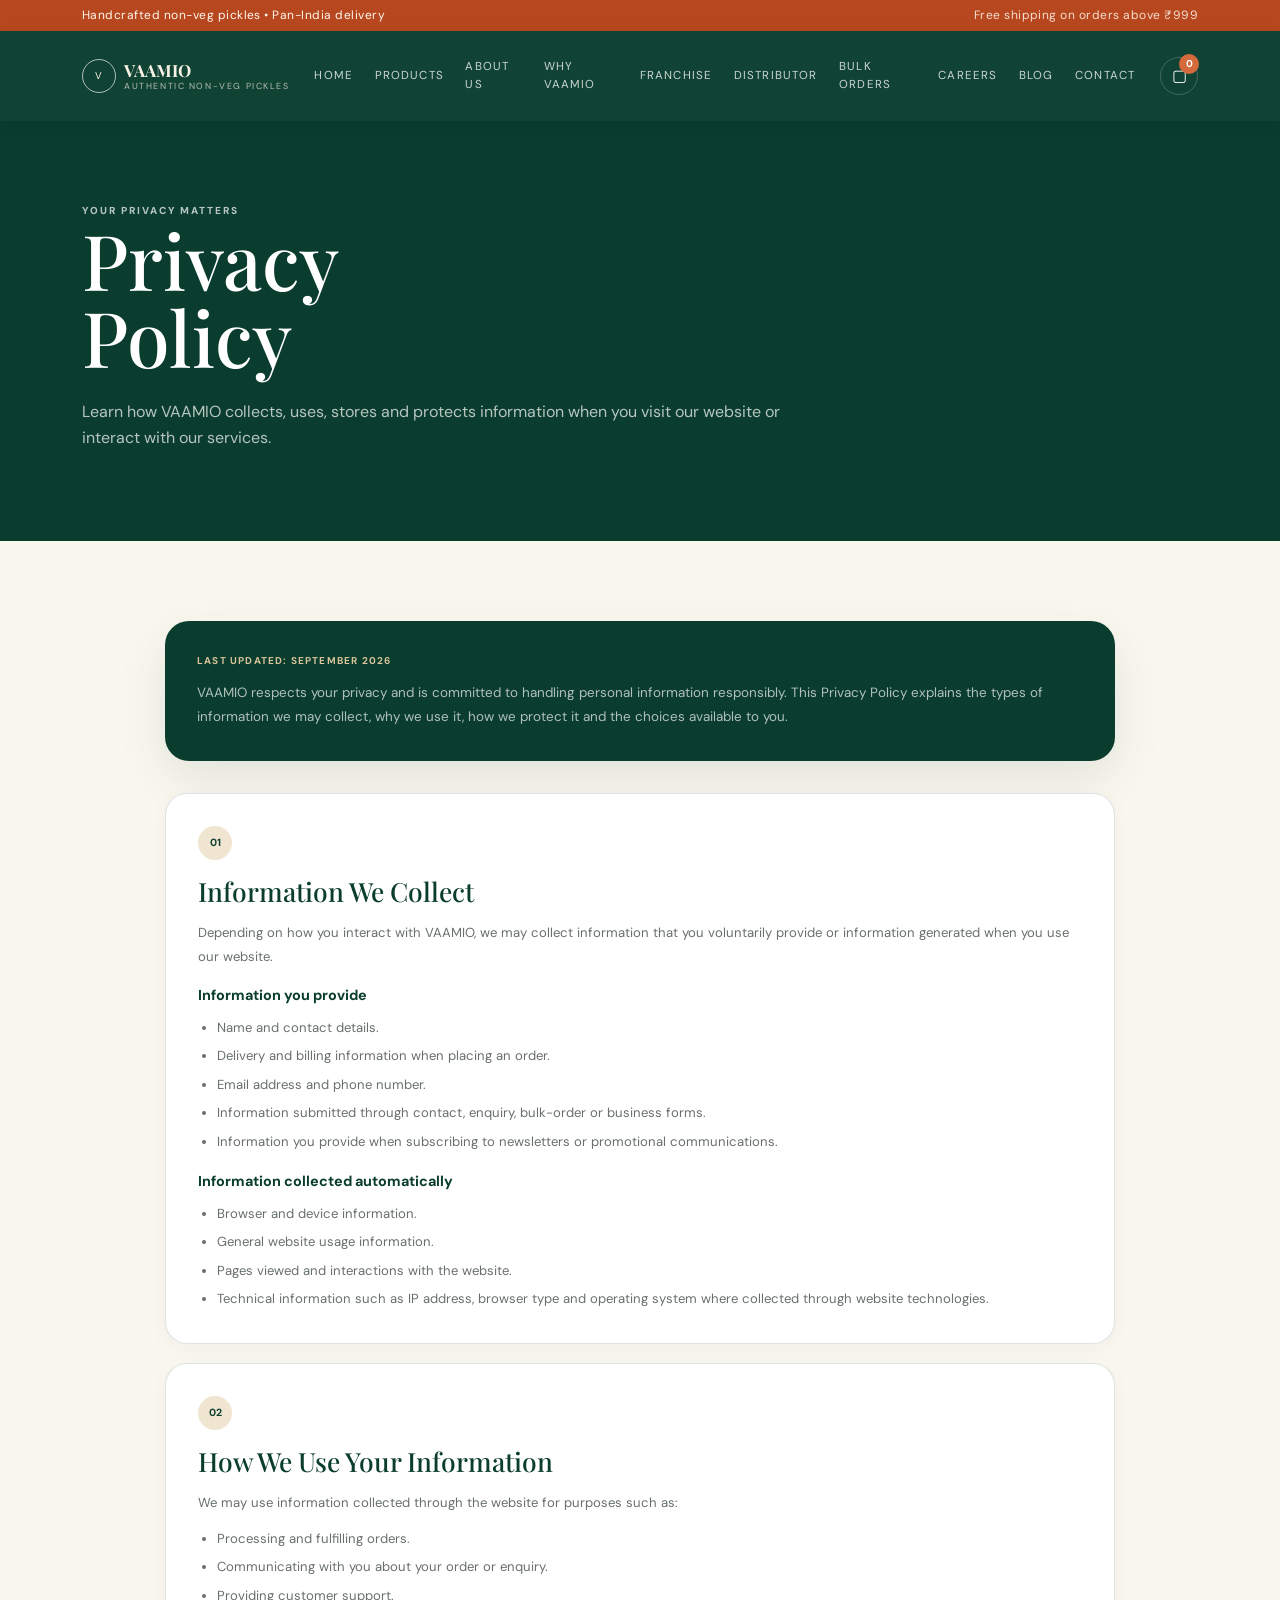
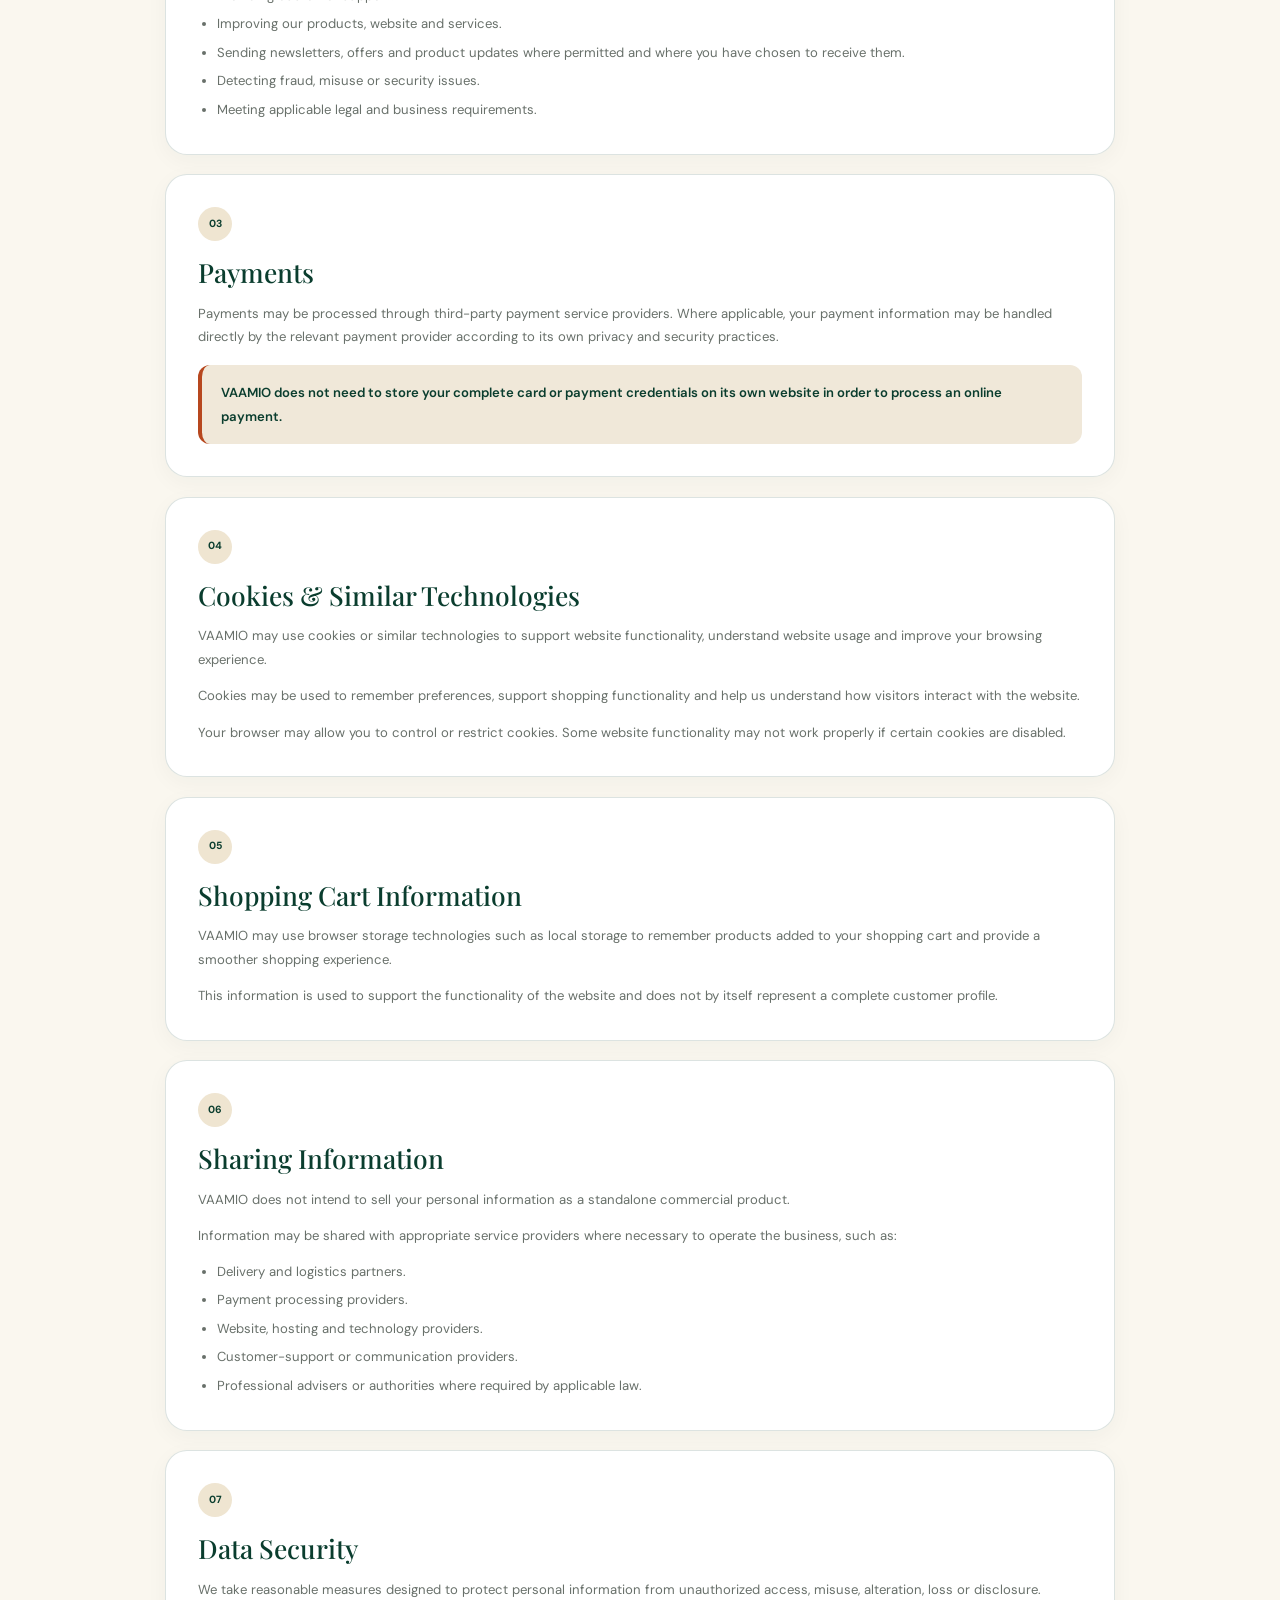
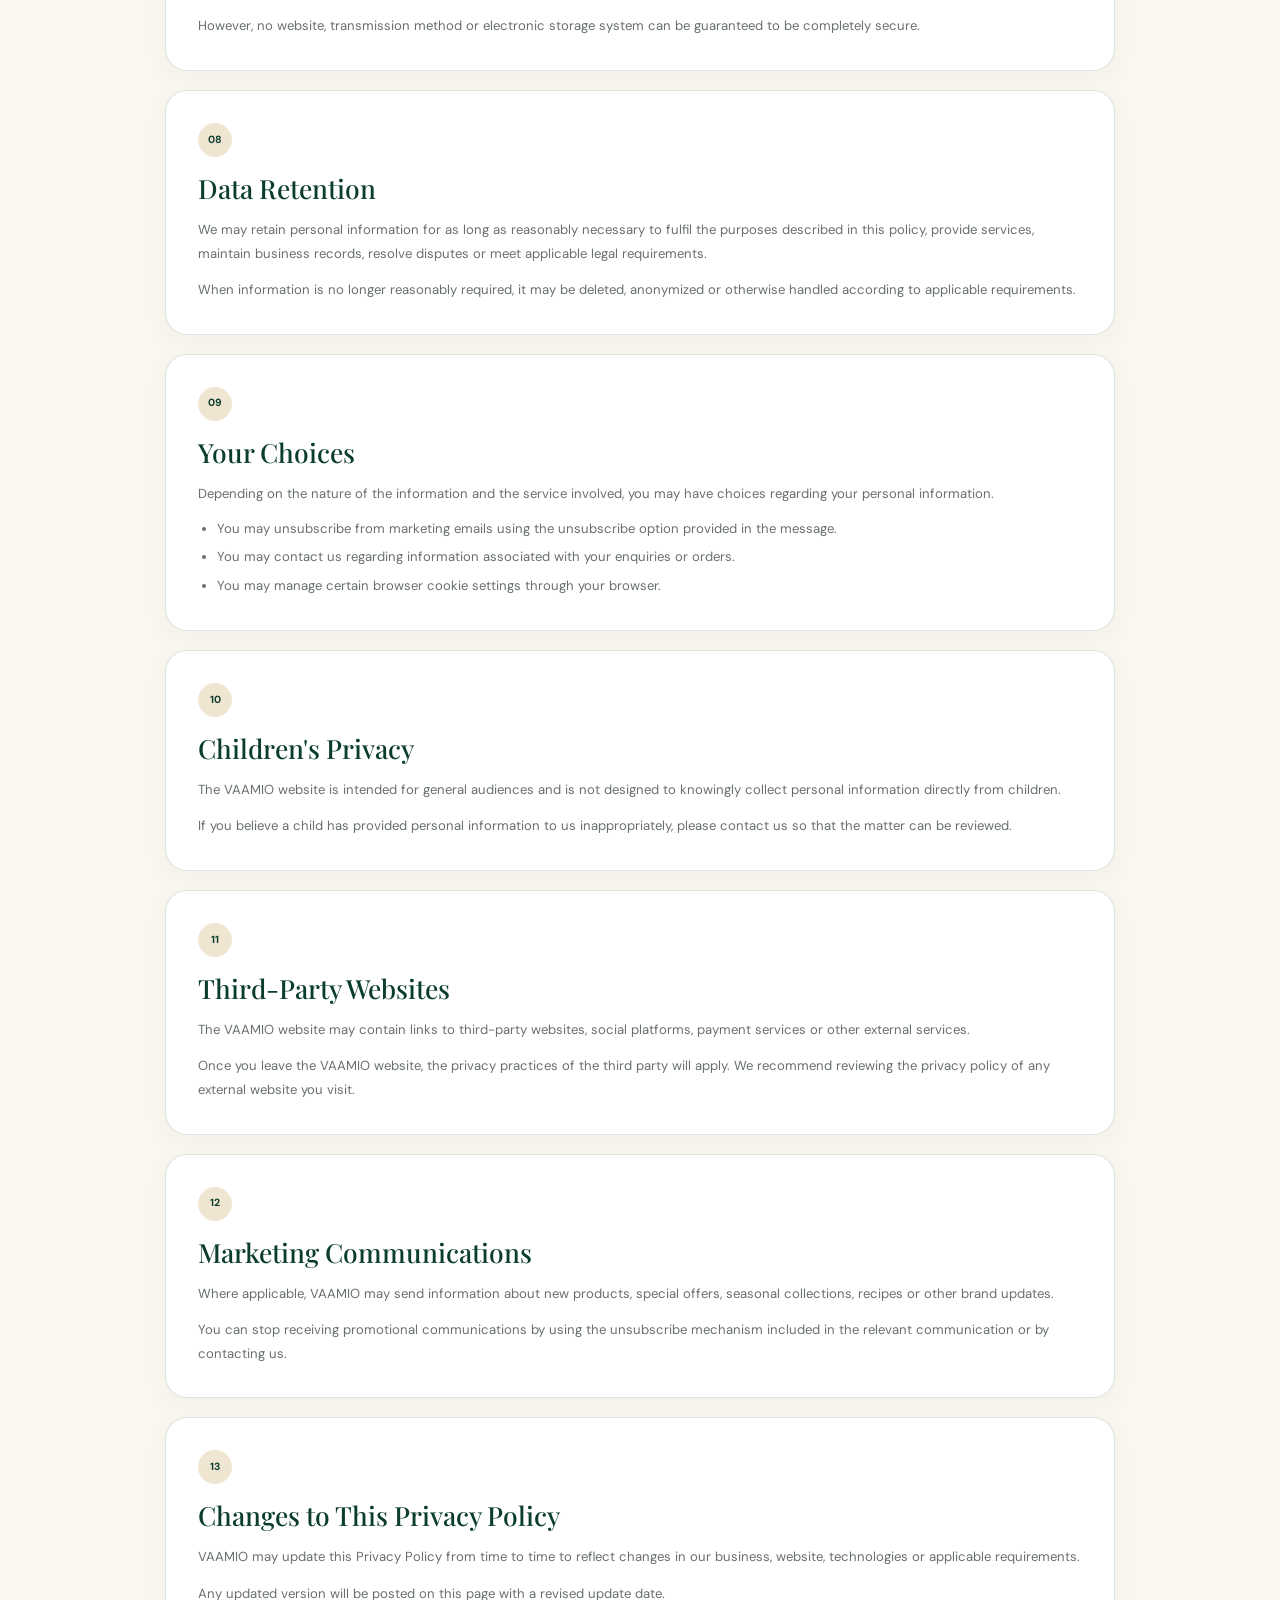
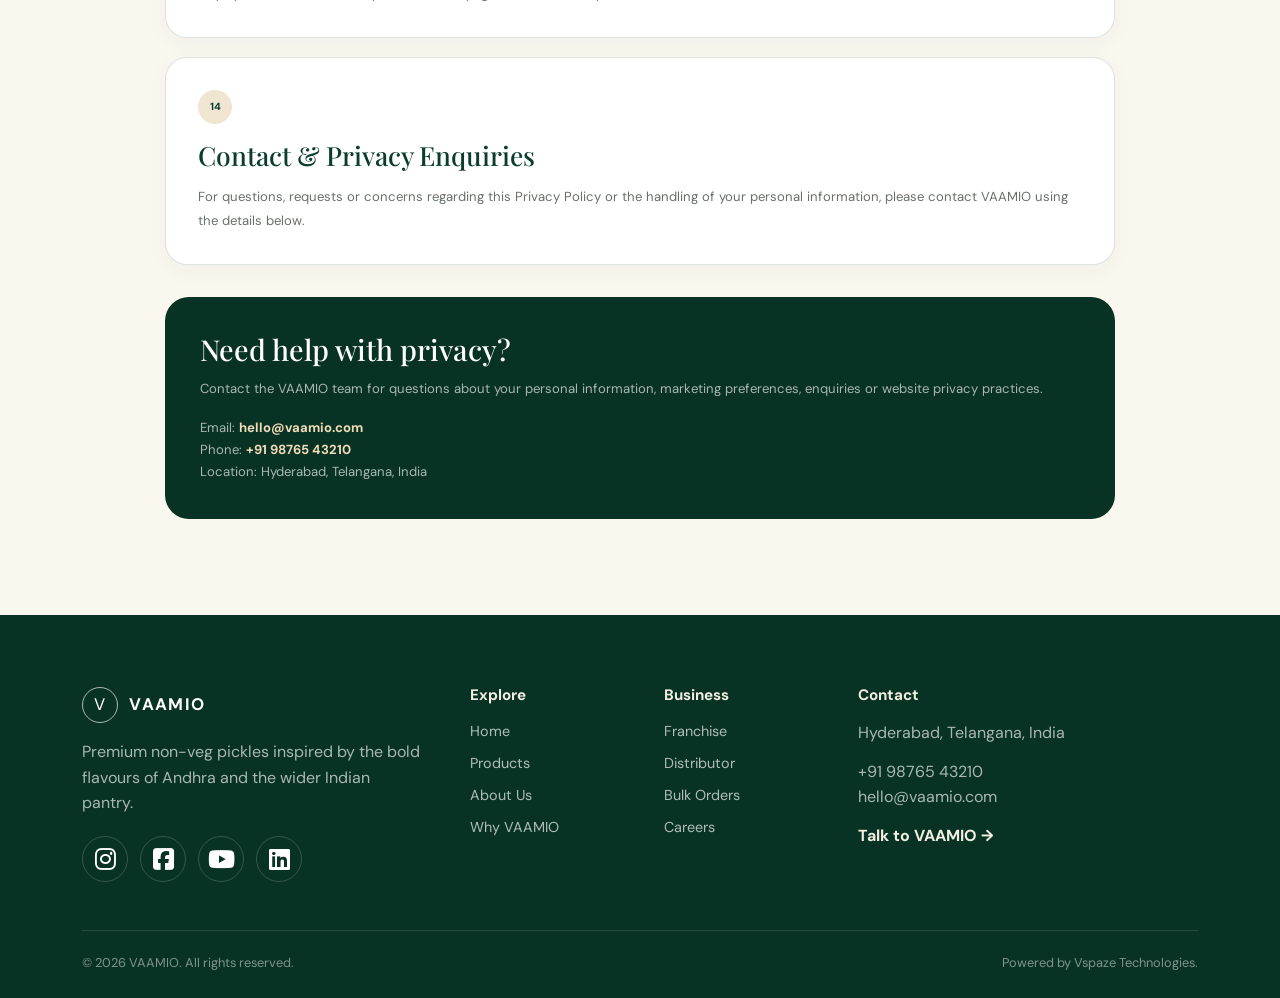
<file: Privacy policy/Privacy policy.html>
<!DOCTYPE html>
<html lang="en">

<head>

    <meta charset="UTF-8">

    <meta
        name="viewport"
        content="width=device-width, initial-scale=1.0">

    <meta
        name="description"
        content="VAAMIO Privacy Policy — Learn how VAAMIO collects, uses, protects and manages your personal information.">

    <meta
        name="theme-color"
        content="#0a3d2e">

    <title>VAAMIO | Privacy Policy</title>

    <link rel="icon" type="image/png" href="/logo img.png">
    <!-- =====================================================
         BOOTSTRAP
    ====================================================== -->

    <link
        href="https://cdn.jsdelivr.net/npm/bootstrap@5.3.3/dist/css/bootstrap.min.css"
        rel="stylesheet">


    <!-- =====================================================
         GOOGLE FONTS
    ====================================================== -->

    <link
        href="https://fonts.googleapis.com/css2?family=DM+Sans:wght@400;500;600;700&family=Playfair+Display:wght@500;600;700&display=swap"
        rel="stylesheet">


    <!-- =====================================================
         MAIN CSS
    ====================================================== -->

    <link
        rel="stylesheet"
        href="Privacy policy.css">
        <link rel="stylesheet" href="https://cdnjs.cloudflare.com/ajax/libs/font-awesome/6.5.2/css/all.min.css">


    <!-- =====================================================
         PRIVACY PAGE CSS
    ====================================================== -->

</head>


<body>


    <!-- =====================================================
         ANNOUNCEMENT BAR
    ====================================================== -->

    <div class="announcement-bar">

        <div class="container d-flex justify-content-between align-items-center gap-3 flex-wrap">

            <span>
                Handcrafted non-veg pickles • Pan-India delivery
            </span>

            <span class="announcement-right">
                Free shipping on orders above ₹999
            </span>

        </div>

    </div>



    <!-- =====================================================
         HEADER
    ====================================================== -->

    <header class="site-header sticky-top">

        <nav class="navbar navbar-expand-xl navbar-dark">

            <div class="container py-2">


                <!-- BRAND -->

                <a
                    class="navbar-brand d-flex align-items-center gap-2"
                    href="/index.html">

                    <span class="brand-mark">
                        V
                    </span>

                    <span>

                        <strong>
                            VAAMIO
                        </strong>

                        <small>
                            Authentic Non-Veg Pickles
                        </small>

                    </span>

                </a>



                <!-- MOBILE MENU -->

                <button
                    class="navbar-toggler"
                    type="button"
                    data-bs-toggle="collapse"
                    data-bs-target="#mainNav"
                    aria-controls="mainNav"
                    aria-label="Toggle navigation">

                    <span class="navbar-toggler-icon"></span>

                </button>



                <!-- NAVIGATION -->

                <div
                    class="collapse navbar-collapse"
                    id="mainNav">

                    <ul class="navbar-nav ms-auto align-items-xl-center gap-xl-1">

                        <li class="nav-item">
                            <a
                                class="nav-link"
                                href="/index.html">
                                Home
                            </a>
                        </li>

                        <li class="nav-item">
                            <a
                                class="nav-link"
                                href="/Products/Products.html">
                                Products
                            </a>
                        </li>

                        <li class="nav-item">
                            <a
                                class="nav-link"
                                href="/About us/About.html">
                                About Us
                            </a>
                        </li>

                        <li class="nav-item">
                            <a
                                class="nav-link"
                                href="/Why-vaamio/Why-vaamio.html">
                                Why VAAMIO
                            </a>
                        </li>

                        <li class="nav-item">
                            <a
                                class="nav-link"
                                href="/Franchise/Franchise.html">
                                Franchise
                            </a>
                        </li>

                        <li class="nav-item">
                            <a
                                class="nav-link"
                                href="/Distributor/Distributor.html">
                                Distributor
                            </a>
                        </li>

                        <li class="nav-item">
                            <a
                                class="nav-link"
                                href="/Bulk orders/Bulk orders.html">
                                Bulk Orders
                            </a>
                        </li>

                        <li class="nav-item">
                            <a
                                class="nav-link"
                                href="/Carrers/Carrers.html">
                                Careers
                            </a>
                        </li>

                        <li class="nav-item">
                            <a
                                class="nav-link"
                                href="/Blog/Blog.html">
                                Blog
                            </a>
                        </li>

                        <li class="nav-item">
                            <a
                                class="nav-link"
                                href="/Contact/Contact.html">
                                Contact
                            </a>
                        </li>

                    </ul>


                    <!-- CART -->

                    <div class="nav-actions ms-xl-3 mt-3 mt-xl-0">

                        <button
                            class="icon-btn cart-btn"
                            aria-label="Cart"
                            data-bs-toggle="offcanvas"
                            data-bs-target="#cartCanvas">

                            ▢

                            <span id="cartCount">
                                0
                            </span>

                        </button>

                    </div>

                </div>

            </div>

        </nav>

    </header>



    <!-- =====================================================
         PRIVACY HERO
    ====================================================== -->

    <section class="page-hero">

        <div class="container">

            <div class="row">

                <div class="col-lg-9">

                    <span class="eyebrow">
                        YOUR PRIVACY MATTERS
                    </span>

                    <h1>
                        Privacy<br>
                        Policy
                    </h1>

                    <p class="mt-4">
                        Learn how VAAMIO collects, uses, stores and protects
                        information when you visit our website or interact
                        with our services.
                    </p>

                </div>

            </div>

        </div>

    </section>



    <!-- =====================================================
         PRIVACY CONTENT
    ====================================================== -->

    <main class="privacy-section">

        <div class="container">

            <div class="privacy-container">


                <!-- INTRO -->

                <div class="privacy-intro">

                    <div class="privacy-date">
                        Last updated: September 2026
                    </div>

                    <p>
                        VAAMIO respects your privacy and is committed to
                        handling personal information responsibly. This
                        Privacy Policy explains the types of information we
                        may collect, why we use it, how we protect it and
                        the choices available to you.
                    </p>

                </div>



                <!-- 01 -->

                <article class="privacy-card">

                    <span class="privacy-number">
                        01
                    </span>

                    <h2>
                        Information We Collect
                    </h2>

                    <p>
                        Depending on how you interact with VAAMIO, we may
                        collect information that you voluntarily provide or
                        information generated when you use our website.
                    </p>

                    <h3>
                        Information you provide
                    </h3>

                    <ul>

                        <li>
                            Name and contact details.
                        </li>

                        <li>
                            Delivery and billing information when placing
                            an order.
                        </li>

                        <li>
                            Email address and phone number.
                        </li>

                        <li>
                            Information submitted through contact,
                            enquiry, bulk-order or business forms.
                        </li>

                        <li>
                            Information you provide when subscribing to
                            newsletters or promotional communications.
                        </li>

                    </ul>

                    <h3>
                        Information collected automatically
                    </h3>

                    <ul>

                        <li>
                            Browser and device information.
                        </li>

                        <li>
                            General website usage information.
                        </li>

                        <li>
                            Pages viewed and interactions with the website.
                        </li>

                        <li>
                            Technical information such as IP address,
                            browser type and operating system where
                            collected through website technologies.
                        </li>

                    </ul>

                </article>



                <!-- 02 -->

                <article class="privacy-card">

                    <span class="privacy-number">
                        02
                    </span>

                    <h2>
                        How We Use Your Information
                    </h2>

                    <p>
                        We may use information collected through the website
                        for purposes such as:
                    </p>

                    <ul>

                        <li>
                            Processing and fulfilling orders.
                        </li>

                        <li>
                            Communicating with you about your order or
                            enquiry.
                        </li>

                        <li>
                            Providing customer support.
                        </li>

                        <li>
                            Improving our products, website and services.
                        </li>

                        <li>
                            Sending newsletters, offers and product updates
                            where permitted and where you have chosen to
                            receive them.
                        </li>

                        <li>
                            Detecting fraud, misuse or security issues.
                        </li>

                        <li>
                            Meeting applicable legal and business
                            requirements.
                        </li>

                    </ul>

                </article>



                <!-- 03 -->

                <article class="privacy-card">

                    <span class="privacy-number">
                        03
                    </span>

                    <h2>
                        Payments
                    </h2>

                    <p>
                        Payments may be processed through third-party
                        payment service providers. Where applicable, your
                        payment information may be handled directly by the
                        relevant payment provider according to its own
                        privacy and security practices.
                    </p>

                    <div class="privacy-highlight">

                        <p>
                            VAAMIO does not need to store your complete card
                            or payment credentials on its own website in
                            order to process an online payment.
                        </p>

                    </div>

                </article>



                <!-- 04 -->

                <article class="privacy-card">

                    <span class="privacy-number">
                        04
                    </span>

                    <h2>
                        Cookies &amp; Similar Technologies
                    </h2>

                    <p>
                        VAAMIO may use cookies or similar technologies to
                        support website functionality, understand website
                        usage and improve your browsing experience.
                    </p>

                    <p>
                        Cookies may be used to remember preferences, support
                        shopping functionality and help us understand how
                        visitors interact with the website.
                    </p>

                    <p>
                        Your browser may allow you to control or restrict
                        cookies. Some website functionality may not work
                        properly if certain cookies are disabled.
                    </p>

                </article>



                <!-- 05 -->

                <article class="privacy-card">

                    <span class="privacy-number">
                        05
                    </span>

                    <h2>
                        Shopping Cart Information
                    </h2>

                    <p>
                        VAAMIO may use browser storage technologies such as
                        local storage to remember products added to your
                        shopping cart and provide a smoother shopping
                        experience.
                    </p>

                    <p>
                        This information is used to support the functionality
                        of the website and does not by itself represent a
                        complete customer profile.
                    </p>

                </article>



                <!-- 06 -->

                <article class="privacy-card">

                    <span class="privacy-number">
                        06
                    </span>

                    <h2>
                        Sharing Information
                    </h2>

                    <p>
                        VAAMIO does not intend to sell your personal
                        information as a standalone commercial product.
                    </p>

                    <p>
                        Information may be shared with appropriate service
                        providers where necessary to operate the business,
                        such as:
                    </p>

                    <ul>

                        <li>
                            Delivery and logistics partners.
                        </li>

                        <li>
                            Payment processing providers.
                        </li>

                        <li>
                            Website, hosting and technology providers.
                        </li>

                        <li>
                            Customer-support or communication providers.
                        </li>

                        <li>
                            Professional advisers or authorities where
                            required by applicable law.
                        </li>

                    </ul>

                </article>



                <!-- 07 -->

                <article class="privacy-card">

                    <span class="privacy-number">
                        07
                    </span>

                    <h2>
                        Data Security
                    </h2>

                    <p>
                        We take reasonable measures designed to protect
                        personal information from unauthorized access,
                        misuse, alteration, loss or disclosure.
                    </p>

                    <p>
                        However, no website, transmission method or
                        electronic storage system can be guaranteed to be
                        completely secure.
                    </p>

                </article>



                <!-- 08 -->

                <article class="privacy-card">

                    <span class="privacy-number">
                        08
                    </span>

                    <h2>
                        Data Retention
                    </h2>

                    <p>
                        We may retain personal information for as long as
                        reasonably necessary to fulfil the purposes described
                        in this policy, provide services, maintain business
                        records, resolve disputes or meet applicable legal
                        requirements.
                    </p>

                    <p>
                        When information is no longer reasonably required,
                        it may be deleted, anonymized or otherwise handled
                        according to applicable requirements.
                    </p>

                </article>



                <!-- 09 -->

                <article class="privacy-card">

                    <span class="privacy-number">
                        09
                    </span>

                    <h2>
                        Your Choices
                    </h2>

                    <p>
                        Depending on the nature of the information and the
                        service involved, you may have choices regarding
                        your personal information.
                    </p>

                    <ul>

                        <li>
                            You may unsubscribe from marketing emails using
                            the unsubscribe option provided in the message.
                        </li>

                        <li>
                            You may contact us regarding information
                            associated with your enquiries or orders.
                        </li>

                        <li>
                            You may manage certain browser cookie settings
                            through your browser.
                        </li>

                    </ul>

                </article>



                <!-- 10 -->

                <article class="privacy-card">

                    <span class="privacy-number">
                        10
                    </span>

                    <h2>
                        Children's Privacy
                    </h2>

                    <p>
                        The VAAMIO website is intended for general audiences
                        and is not designed to knowingly collect personal
                        information directly from children.
                    </p>

                    <p>
                        If you believe a child has provided personal
                        information to us inappropriately, please contact
                        us so that the matter can be reviewed.
                    </p>

                </article>



                <!-- 11 -->

                <article class="privacy-card">

                    <span class="privacy-number">
                        11
                    </span>

                    <h2>
                        Third-Party Websites
                    </h2>

                    <p>
                        The VAAMIO website may contain links to third-party
                        websites, social platforms, payment services or
                        other external services.
                    </p>

                    <p>
                        Once you leave the VAAMIO website, the privacy
                        practices of the third party will apply. We
                        recommend reviewing the privacy policy of any
                        external website you visit.
                    </p>

                </article>



                <!-- 12 -->

                <article class="privacy-card">

                    <span class="privacy-number">
                        12
                    </span>

                    <h2>
                        Marketing Communications
                    </h2>

                    <p>
                        Where applicable, VAAMIO may send information about
                        new products, special offers, seasonal collections,
                        recipes or other brand updates.
                    </p>

                    <p>
                        You can stop receiving promotional communications
                        by using the unsubscribe mechanism included in the
                        relevant communication or by contacting us.
                    </p>

                </article>



                <!-- 13 -->

                <article class="privacy-card">

                    <span class="privacy-number">
                        13
                    </span>

                    <h2>
                        Changes to This Privacy Policy
                    </h2>

                    <p>
                        VAAMIO may update this Privacy Policy from time to
                        time to reflect changes in our business, website,
                        technologies or applicable requirements.
                    </p>

                    <p>
                        Any updated version will be posted on this page with
                        a revised update date.
                    </p>

                </article>



                <!-- 14 -->

                <article class="privacy-card">

                    <span class="privacy-number">
                        14
                    </span>

                    <h2>
                        Contact &amp; Privacy Enquiries
                    </h2>

                    <p>
                        For questions, requests or concerns regarding this
                        Privacy Policy or the handling of your personal
                        information, please contact VAAMIO using the details
                        below.
                    </p>

                </article>



                <!-- CONTACT -->

                <div class="privacy-contact">

                    <h2>
                        Need help with privacy?
                    </h2>

                    <p>
                        Contact the VAAMIO team for questions about your
                        personal information, marketing preferences,
                        enquiries or website privacy practices.
                    </p>

                    <p class="mb-0">

                        Email:
                        <a href="mailto:hello@vaamio.com">
                            hello@vaamio.com
                        </a>

                        <br>

                        Phone:
                        <a href="tel:+919876543210">
                            +91 98765 43210
                        </a>

                        <br>

                        Location:
                        Hyderabad, Telangana, India

                    </p>

                </div>


            </div>

        </div>

    </main>



    <!-- =====================================================
         FOOTER
    ====================================================== -->

    <footer class="site-footer">

        <div class="container">

            <div class="row g-5">


                <!-- BRAND -->

                <div class="col-lg-4">

                    <a
                        class="footer-brand"
                        href="/index.html">

                        <span class="brand-mark">
                            V
                        </span>

                        <strong>
                            VAAMIO
                        </strong>

                    </a>

                    <p class="mt-3">
                        Premium non-veg pickles inspired by the bold flavours
                        of Andhra and the wider Indian pantry.
                    </p>


                   <div class="social-links">
                       <a href="#" aria-label="Instagram">
                         <i class="fa-brands fa-instagram"></i>
                      </a>

                      <a href="#" aria-label="Facebook">
                         <i class="fa-brands fa-square-facebook"></i>
                       </a>

                      <a href="#" aria-label="YouTube">
                          <i class="fa-brands fa-youtube"></i>
                      <a href="#" aria-label="LinkedIn">
                          <i class="fa-brands fa-linkedin"></i>
                      </a>
                  </div>

              </div>



                <!-- EXPLORE -->

                <div class="col-6 col-lg-2">

                    <h5>
                        Explore
                    </h5>

                    <div class="footer-links">

                        <a href="/index.html">
                            Home
                        </a>

                        <a href="/Products/Products.html">
                            Products
                        </a>

                        <a href="/About us/About.html">
                            About Us
                        </a>

                        <a href="/Why-vaamio/Why-vaamio.html">
                            Why VAAMIO
                        </a>

                    </div>

                </div>



                <!-- BUSINESS -->

                <div class="col-6 col-lg-2">

                    <h5>
                        Business
                    </h5>

                    <div class="footer-links">

                        <a href="/Franchise/Franchise.html">
                            Franchise
                        </a>

                        <a href="/Distributor/Distributor.html">
                            Distributor
                        </a>

                        <a href="/Bulk orders/Bulk orders.html">
                            Bulk Orders
                        </a>

                        <a href="/Carrers/Carrers.html">
                            Careers
                        </a>

                    </div>

                </div>



                <!-- CONTACT -->

                <div class="col-lg-4">

                    <h5>
                        Contact
                    </h5>

                    <p>
                        Hyderabad, Telangana, India
                    </p>

                    <p>
                        +91 98765 43210
                        <br>
                        hello@vaamio.com
                    </p>

                    <a
                        class="text-link"
                        href="/Contact/Contact.html">

                        Talk to VAAMIO →

                    </a>

                </div>

            </div>



            <!-- FOOTER BOTTOM -->

            <div
                class="footer-bottom d-flex flex-column flex-md-row justify-content-between gap-2 mt-5">

                <span>
                    © 2026 VAAMIO. All rights reserved.
                </span>

                <span>
                    Powered by Vspaze Technologies.
                </span>

            </div>

        </div>

    </footer>



    <!-- =====================================================
         CART OFFCANVAS
    ====================================================== -->

    <div
        class="offcanvas offcanvas-end cart-canvas"
        tabindex="-1"
        id="cartCanvas">

        <div class="offcanvas-header">

            <h5>
                Your cart
            </h5>

            <button
                type="button"
                class="btn-close"
                data-bs-dismiss="offcanvas">
            </button>

        </div>


        <div class="offcanvas-body d-flex flex-column">

            <div
                id="cartItems"
                class="cart-items">

                <div class="empty-cart">
                    No Items in Cart.
                </div>

            </div>


            <div class="mt-auto pt-4 border-top">

                <div class="d-flex justify-content-between mb-3">

                    <strong>
                        Subtotal
                    </strong>

                    <strong id="cartTotal">
                        ₹0
                    </strong>

                </div>


                <button
                    class="btn btn-dark-green w-100"
                    id="checkoutBtn">

                    Proceed to checkout

                </button>

            </div>

        </div>

    </div>



    <!-- =====================================================
         JAVASCRIPT
    ====================================================== -->

    <script src="https://cdn.jsdelivr.net/npm/bootstrap@5.3.3/dist/js/bootstrap.bundle.min.js"></script>

    <script src="/index.js"></script>


</body>

</html>
</file>
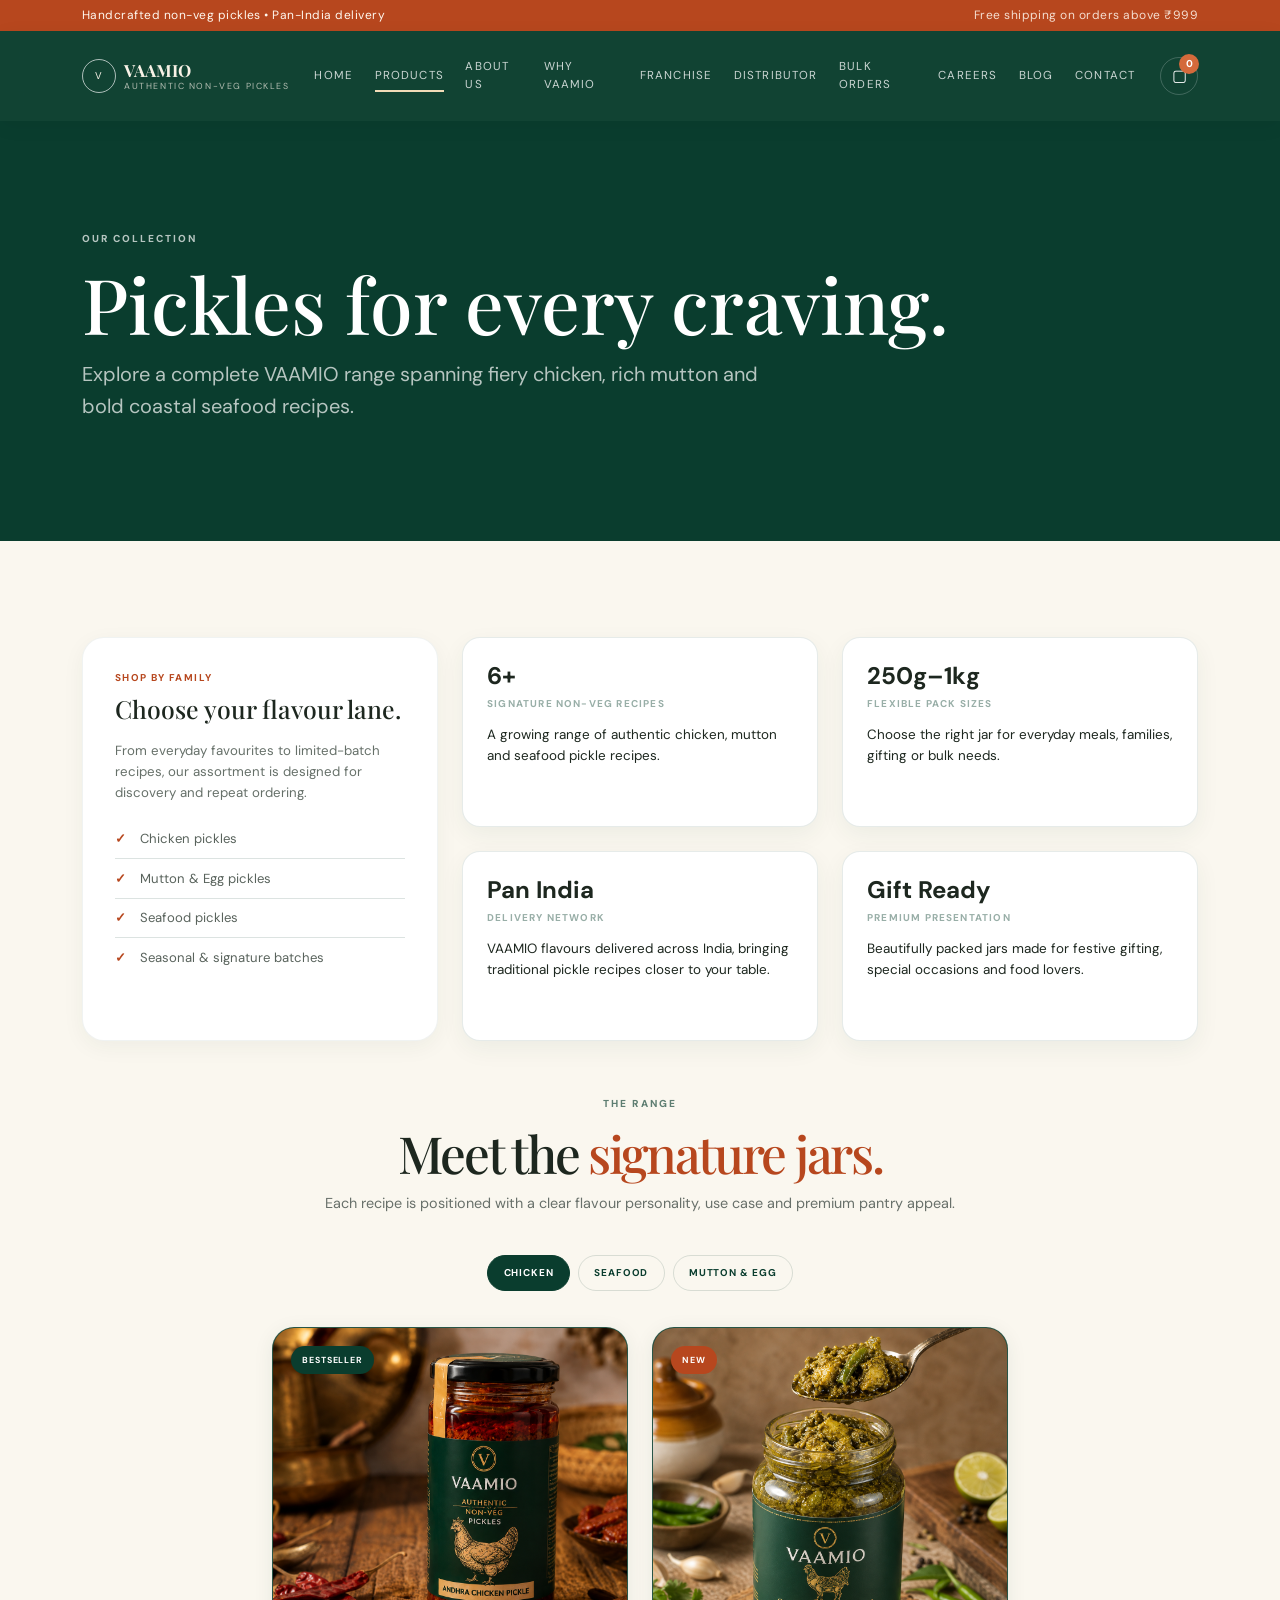
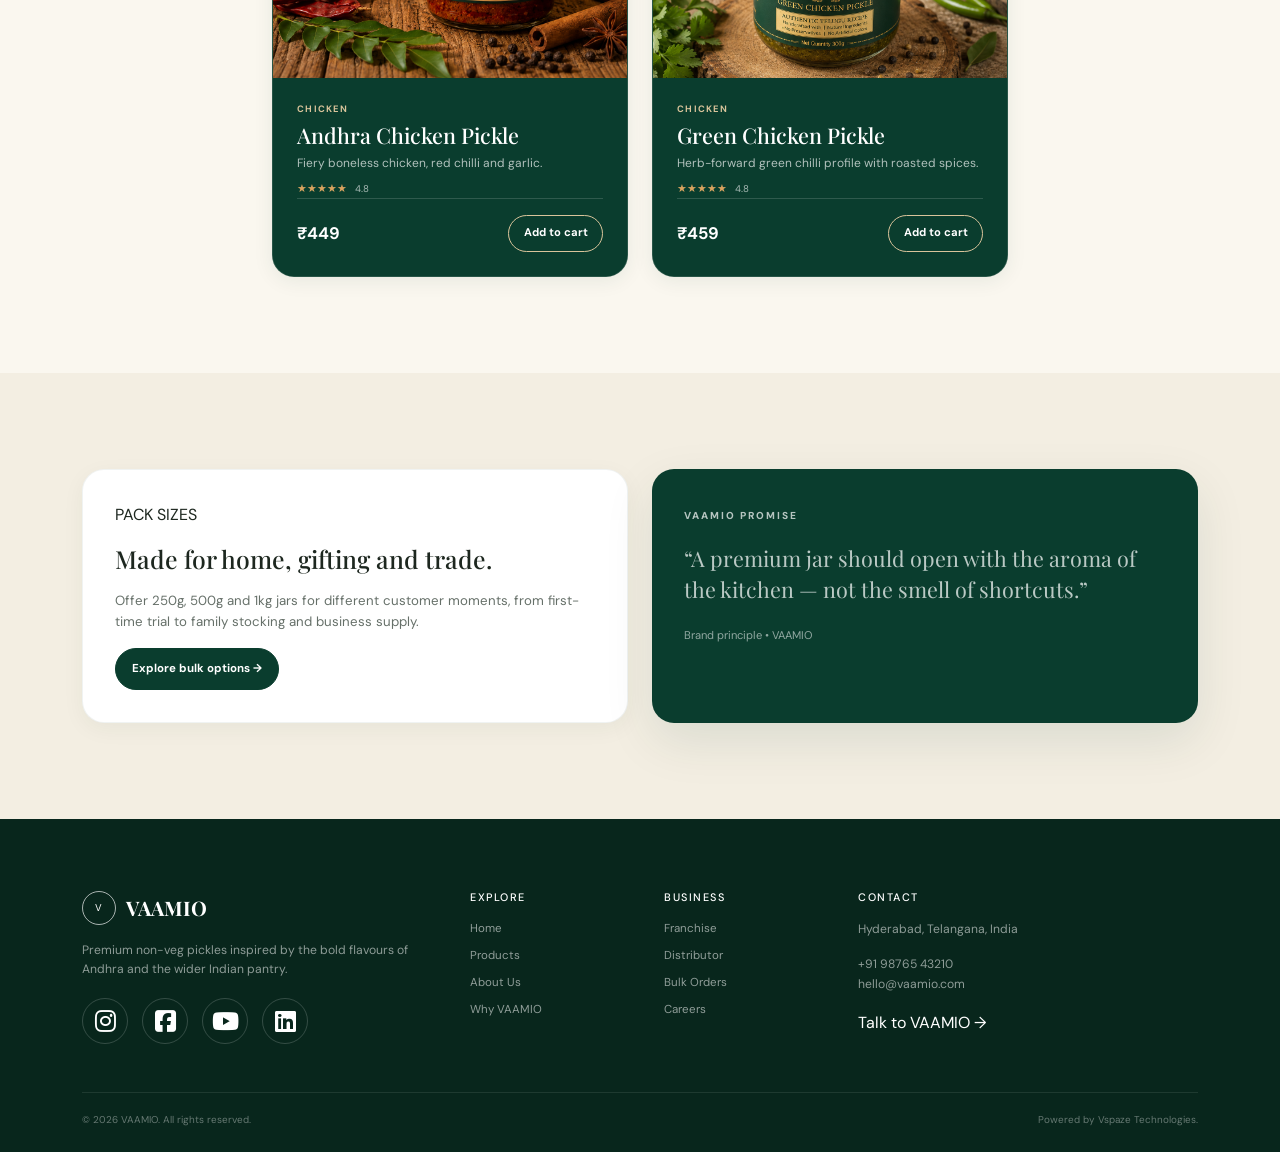
<file: Products/Products.html>
<!DOCTYPE html>
<html lang="en">

<head>

    <meta charset="UTF-8">

    <meta
        name="viewport"
        content="width=device-width, initial-scale=1.0">

    <meta
        name="description"
        content="Explore VAAMIO chicken, mutton, prawn, fish, pork and beef pickles.">

    <meta
        name="theme-color"
        content="#0a3d2e">

    <title>
        VAAMIO Products | Non-Veg Pickles
    </title>

    <link
        rel="icon"
        type="image/png"
        href="/logo img.png">

    <!-- Bootstrap -->

    <link
        href="https://cdn.jsdelivr.net/npm/bootstrap@5.3.3/dist/css/bootstrap.min.css"
        rel="stylesheet">

    <!-- Google Fonts -->

    <link
        href="https://fonts.googleapis.com/css2?family=DM+Sans:wght@400;500;600;700&family=Playfair+Display:wght@500;600;700&display=swap"
        rel="stylesheet">

    <!-- Main CSS -->

    <link
        rel="stylesheet"
        href="Products.css">

    <!-- Font Awesome -->

    <link
        rel="stylesheet"
        href="https://cdnjs.cloudflare.com/ajax/libs/font-awesome/6.5.2/css/all.min.css">

</head>


<body>


    <!-- =====================================================
         ANNOUNCEMENT BAR
    ====================================================== -->

    <div class="announcement-bar">

        <div class="container d-flex justify-content-between align-items-center gap-3 flex-wrap">

            <span>
                Handcrafted non-veg pickles • Pan-India delivery
            </span>

            <span class="announcement-right">
                Free shipping on orders above ₹999
            </span>

        </div>

    </div>


    <!-- =====================================================
         HEADER
    ====================================================== -->

    <header class="site-header sticky-top">

        <nav class="navbar navbar-expand-xl navbar-dark">

            <div class="container py-2">


                <!-- BRAND -->

                <a
                    class="navbar-brand d-flex align-items-center gap-2"
                    href="/index.html">

                    <span class="brand-mark">
                        V
                    </span>

                    <span>

                        <strong>
                            VAAMIO
                        </strong>

                        <small>
                            Authentic Non-Veg Pickles
                        </small>

                    </span>

                </a>


                <!-- MOBILE TOGGLER -->

                <button
                    class="navbar-toggler"
                    type="button"
                    data-bs-toggle="collapse"
                    data-bs-target="#mainNav">

                    <span class="navbar-toggler-icon"></span>

                </button>


                <!-- NAVIGATION -->

                <div
                    class="collapse navbar-collapse"
                    id="mainNav">

                    <ul class="navbar-nav ms-auto align-items-xl-center gap-xl-1">


                        <li class="nav-item">

                            <a
                                class="nav-link"
                                href="/index.html">

                                Home

                            </a>

                        </li>


                        <li class="nav-item">

                            <a
                                class="nav-link active"
                                href="/Products/Products.html">

                                Products

                            </a>

                        </li>


                        <li class="nav-item">

                            <a
                                class="nav-link"
                                href="/About us/About.html">

                                About Us

                            </a>

                        </li>


                        <li class="nav-item">

                            <a
                                class="nav-link"
                                href="/Why-vaamio/Why-vaamio.html">

                                Why VAAMIO

                            </a>

                        </li>


                        <li class="nav-item">

                            <a
                                class="nav-link"
                                href="/Franchise/Franchise.html">

                                Franchise

                            </a>

                        </li>


                        <li class="nav-item">

                            <a
                                class="nav-link"
                                href="/Distributor/Distributor.html">

                                Distributor

                            </a>

                        </li>


                        <li class="nav-item">

                            <a
                                class="nav-link"
                                href="/Bulk orders/Bulk orders.html">

                                Bulk Orders

                            </a>

                        </li>


                        <li class="nav-item">

                            <a
                                class="nav-link"
                                href="/Carrers/Carrers.html">

                                Careers

                            </a>

                        </li>


                        <li class="nav-item">

                            <a
                                class="nav-link"
                                href="/Blog/Blog.html">

                                Blog

                            </a>

                        </li>


                        <li class="nav-item">

                            <a
                                class="nav-link"
                                href="/Contact/Contact.html">

                                Contact

                            </a>

                        </li>


                    </ul>


                    <!-- NAV ACTIONS -->

                    <div
                        class="nav-actions ms-xl-3 mt-3 mt-xl-0 d-flex align-items-center gap-2">

                        <button
                            class="icon-btn cart-btn"
                            aria-label="Cart"
                            data-bs-toggle="offcanvas"
                            data-bs-target="#cartCanvas">

                            ▢

                            <span id="cartCount">
                                0
                            </span>

                        </button>

                    </div>

                </div>

            </div>

        </nav>

    </header>


    <!-- =====================================================
         MAIN
    ====================================================== -->

    <main>


        <!-- =================================================
             PAGE HERO
        ================================================== -->

        <section class="page-hero">

            <div class="container">

                <span class="eyebrow">
                    OUR COLLECTION
                </span>

                <h1 class="mt-3">
                    Pickles for every craving.
                </h1>

                <p class="mt-3 fs-5">
                    Explore a complete VAAMIO range spanning fiery chicken,
                    rich mutton and bold coastal seafood recipes.
                </p>

            </div>

        </section>


        <!-- =================================================
             PRODUCT COLLECTION
        ================================================== -->

        <section class="section-shell light-section">

            <div class="container">


                <!-- SHOP INFORMATION -->

                <div class="row g-4 mb-5">


                    <div class="col-lg-4">

                        <div class="info-card">

                            <span class="section-kicker">
                                SHOP BY FAMILY
                            </span>

                            <h3 class="mt-2">
                                Choose your flavour lane.
                            </h3>

                            <p>
                                From everyday favourites to limited-batch
                                recipes, our assortment is designed for
                                discovery and repeat ordering.
                            </p>

                            <ul class="check-list mt-3">

                                <li>
                                    Chicken pickles
                                </li>

                                <li>
                                    Mutton &amp; Egg pickles
                                </li>

                                <li>
                                    Seafood pickles
                                </li>

                                <li>
                                    Seasonal &amp; signature batches
                                </li>

                            </ul>

                        </div>

                    </div>


                    <div class="col-lg-8">

                        <div class="row g-4">


                            <div class="col-md-6">

                                <div class="metric">

                                    <strong>
                                        6+
                                    </strong>

                                    <span>
                                        Signature non-veg recipes
                                    </span>

                                    <p>
                                        A growing range of authentic chicken,
                                        mutton and seafood pickle recipes.
                                    </p>

                                </div>

                            </div>


                            <div class="col-md-6">

                                <div class="metric">

                                    <strong>
                                        250g–1kg
                                    </strong>

                                    <span>
                                        Flexible pack sizes
                                    </span>

                                    <p>
                                        Choose the right jar for everyday meals,
                                        families, gifting or bulk needs.
                                    </p>

                                </div>

                            </div>


                            <div class="col-md-6">

                                <div class="metric">

                                    <strong>
                                        Pan India
                                    </strong>

                                    <span>
                                        Delivery network
                                    </span>

                                    <p>
                                        VAAMIO flavours delivered across India,
                                        bringing traditional pickle recipes
                                        closer to your table.
                                    </p>

                                </div>

                            </div>


                            <div class="col-md-6">

                                <div class="metric">

                                    <strong>
                                        Gift Ready
                                    </strong>

                                    <span>
                                        Premium presentation
                                    </span>

                                    <p>
                                        Beautifully packed jars made for festive
                                        gifting, special occasions and food lovers.
                                    </p>

                                </div>

                            </div>


                        </div>

                    </div>

                </div>


                <!-- RANGE HEADING -->

                <div class="section-heading text-center">

                    <span class="eyebrow dark">
                        THE RANGE
                    </span>

                    <h2>

                        Meet the

                        <span>
                            signature jars.
                        </span>

                    </h2>

                    <p>
                        Each recipe is positioned with a clear flavour
                        personality, use case and premium pantry appeal.
                    </p>

                </div>


                <!-- FILTER BUTTONS -->

                <div
                    class="filter-pills"
                    id="productTabs">


                    <button
                        type="button"
                        class="filter-pill active"
                        data-filter="chicken">

                        Chicken

                    </button>


                    <button
                        type="button"
                        class="filter-pill"
                        data-filter="seafood">

                        Seafood

                    </button>


                    <button
                        type="button"
                        class="filter-pill"
                        data-filter="meat">

                        Mutton &amp; Egg

                    </button>


                </div>


                <!-- =================================================
                     PRODUCTS
                ================================================== -->

                <div class="row g-4 home-product-grid">


                    <!-- =================================================
                         ANDHRA CHICKEN PICKLE
                    ================================================== -->

                    <div
                        class="col-sm-6 col-lg-4 product-col"
                        data-category="chicken">

                        <article class="product-card">

                            <div class="product-image">

                                <span class="product-tag">
                                    BESTSELLER
                                </span>

                                <img
                                    src="/Chickenpickle1.png"
                                    alt="Andhra Chicken Pickle"
                                    loading="lazy"
                                    onerror="this.src='https://placehold.co/800x800/e8dfce/0a3d2e?text=Andhra+Chicken+Pickle';">

                            </div>


                            <div class="product-info">

                                <span class="product-type">
                                    chicken
                                </span>

                                <h3>
                                    Andhra Chicken Pickle
                                </h3>

                                <p class="small mb-0">
                                    Fiery boneless chicken, red chilli and garlic.
                                </p>


                                <div class="rating mt-2">

                                    ★★★★★

                                    <small>
                                        4.8
                                    </small>

                                </div>


                                <div class="product-bottom">

                                    <strong>
                                        ₹449
                                    </strong>

                                    <button
                                        type="button"
                                        class="add-btn add-to-cart"
                                        data-name="Andhra Chicken Pickle"
                                        data-price="449"
                                        data-image="/Chickenpickle1.png">

                                        Add to cart

                                    </button>

                                </div>

                            </div>

                        </article>

                    </div>


                    <!-- =================================================
                         GREEN CHICKEN PICKLE
                    ================================================== -->

                    <div
                        class="col-sm-6 col-lg-4 product-col"
                        data-category="chicken">

                        <article class="product-card">

                            <div class="product-image">

                                <span class="product-tag warm">
                                    NEW
                                </span>

                                <img
                                    src="/green chicken pickle.png"
                                    alt="Green Chicken Pickle"
                                    loading="lazy"
                                    onerror="this.src='https://placehold.co/800x800/e8dfce/0a3d2e?text=Green+Chicken+Pickle';">

                            </div>


                            <div class="product-info">

                                <span class="product-type">
                                    chicken
                                </span>

                                <h3>
                                    Green Chicken Pickle
                                </h3>

                                <p class="small mb-0">
                                    Herb-forward green chilli profile with roasted spices.
                                </p>


                                <div class="rating mt-2">

                                    ★★★★★

                                    <small>
                                        4.8
                                    </small>

                                </div>


                                <div class="product-bottom">

                                    <strong>
                                        ₹459
                                    </strong>

                                    <button
                                        type="button"
                                        class="add-btn add-to-cart"
                                        data-name="Green Chicken Pickle"
                                        data-price="459"
                                        data-image="/green chicken pickle.png">

                                        Add to cart

                                    </button>

                                </div>

                            </div>

                        </article>

                    </div>


                    <!-- =================================================
                         ANDHRA MUTTON PICKLE
                    ================================================== -->

                    <div
                        class="col-sm-6 col-lg-4 product-col"
                        data-category="meat">

                        <article class="product-card">

                            <div class="product-image">

                                <span class="product-tag">
                                    SIGNATURE
                                </span>

                                <img
                                    src="/mutton pickle.png"
                                    alt="Andhra Mutton Pickle"
                                    loading="lazy"
                                    onerror="this.src='https://placehold.co/800x800/e8dfce/0a3d2e?text=Andhra+Mutton+Pickle';">

                            </div>


                            <div class="product-info">

                                <span class="product-type">
                                    Mutton
                                </span>

                                <h3>
                                    Andhra Mutton Pickle
                                </h3>

                                <p class="small mb-0">
                                    Rich, slow-cooked mutton with bold traditional masala.
                                </p>


                                <div class="rating mt-2">

                                    ★★★★★

                                    <small>
                                        4.8
                                    </small>

                                </div>


                                <div class="product-bottom">

                                    <strong>
                                        ₹599
                                    </strong>

                                    <button
                                        type="button"
                                        class="add-btn add-to-cart"
                                        data-name="Andhra Mutton Pickle"
                                        data-price="599"
                                        data-image="/mutton pickle.png">

                                        Add to cart

                                    </button>

                                </div>

                            </div>

                        </article>

                    </div>


                    <!-- =================================================
                         CLASSIC PRAWN PICKLE
                    ================================================== -->

                    <div
                        class="col-sm-6 col-lg-4 product-col"
                        data-category="seafood">

                        <article class="product-card">

                            <div class="product-image">

                                <span class="product-tag">
                                    COASTAL
                                </span>

                                <img
                                    src="/prawnpickle.png"
                                    alt="Classic Prawn Pickle"
                                    loading="lazy"
                                    onerror="this.src='https://placehold.co/800x800/e8dfce/0a3d2e?text=Classic+Prawn+Pickle';">

                            </div>


                            <div class="product-info">

                                <span class="product-type">
                                    seafood
                                </span>

                                <h3>
                                    Classic Prawn Pickle
                                </h3>

                                <p class="small mb-0">
                                    Succulent prawns with chilli oil and coastal spice.
                                </p>


                                <div class="rating mt-2">

                                    ★★★★★

                                    <small>
                                        4.8
                                    </small>

                                </div>


                                <div class="product-bottom">

                                    <strong>
                                        ₹549
                                    </strong>

                                    <button
                                        type="button"
                                        class="add-btn add-to-cart"
                                        data-name="Classic Prawn Pickle"
                                        data-price="549"
                                        data-image="/prawnpickle.png">

                                        Add to cart

                                    </button>

                                </div>

                            </div>

                        </article>

                    </div>


                    <!-- =================================================
                         CHEF'S FISH PICKLE
                    ================================================== -->

                    <div
                        class="col-sm-6 col-lg-4 product-col"
                        data-category="seafood">

                        <article class="product-card">

                            <div class="product-image">

                                <span class="product-tag warm">
                                    NEW
                                </span>

                                <img
                                    src="/fish pickle.png"
                                    alt="Chef’s Fish Pickle"
                                    loading="lazy"
                                    onerror="this.src='https://placehold.co/800x800/e8dfce/0a3d2e?text=Chef’s+Fish+Pickle';">

                            </div>


                            <div class="product-info">

                                <span class="product-type">
                                    seafood
                                </span>

                                <h3>
                                    Chef’s Fish Pickle
                                </h3>

                                <p class="small mb-0">
                                    Firm fish pieces with a balanced tang and chilli heat.
                                </p>


                                <div class="rating mt-2">

                                    ★★★★★

                                    <small>
                                        4.8
                                    </small>

                                </div>


                                <div class="product-bottom">

                                    <strong>
                                        ₹499
                                    </strong>

                                    <button
                                        type="button"
                                        class="add-btn add-to-cart"
                                        data-name="Chef’s Fish Pickle"
                                        data-price="499"
                                        data-image="/fish pickle.png">

                                        Add to cart

                                    </button>

                                </div>

                            </div>

                        </article>

                    </div>


                    <!-- =================================================
                         EGG PICKLE
                    ================================================== -->

                    <div
                        class="col-sm-6 col-lg-4 product-col"
                        data-category="meat">

                        <article class="product-card">

                            <div class="product-image">

                                <span class="product-tag">
                                    SIGNATURE
                                </span>

                                <img
                                    src="/egg pickle.png"
                                    alt="Egg Pickle"
                                    loading="lazy"
                                    onerror="this.src='https://placehold.co/800x800/e8dfce/0a3d2e?text=Egg+Pickle';">

                            </div>


                            <div class="product-info">

                                <span class="product-type">
                                    Egg
                                </span>

                                <h3>
                                    Egg Pickle
                                </h3>

                                <p class="small mb-0">
                                    Deep savoury flavour with a delicious egg pickle profile.
                                </p>


                                <div class="rating mt-2">

                                    ★★★★★

                                    <small>
                                        4.8
                                    </small>

                                </div>


                                <div class="product-bottom">

                                    <strong>
                                        ₹579
                                    </strong>

                                    <button
                                        type="button"
                                        class="add-btn add-to-cart"
                                        data-name="Egg Pickle"
                                        data-price="579"
                                        data-image="/egg pickle.png">

                                        Add to cart

                                    </button>

                                </div>

                            </div>

                        </article>

                    </div>


                    <!-- =================================================
                         FUTURE PRODUCT EXAMPLE
                    ================================================== -->

                    <!--

                    <div
                        class="col-sm-6 col-lg-4 product-col"
                        data-category="meat">

                        <article class="product-card">

                            <div class="product-image">

                                <span class="product-tag warm">
                                    HOT
                                </span>

                                <img
                                    src="/mutton pickle.png"
                                    alt="Kerala Beef Pickle"
                                    loading="lazy">

                            </div>

                            <div class="product-info">

                                <span class="product-type">
                                    meat
                                </span>

                                <h3>
                                    Kerala Beef Pickle
                                </h3>

                                <p class="small text-muted mb-0">
                                    Bold spice, tender meat and a lingering heat.
                                </p>

                                <div class="rating mt-2">

                                    ★★★★★

                                    <small>
                                        4.8
                                    </small>

                                </div>

                                <div class="product-bottom">

                                    <strong>
                                        ₹599
                                    </strong>

                                    <button
                                        type="button"
                                        class="add-btn add-to-cart"
                                        data-name="Kerala Beef Pickle"
                                        data-price="599"
                                        data-image="/mutton pickle.png">

                                        Add to cart

                                    </button>

                                </div>

                            </div>

                        </article>

                    </div>

                    -->

                </div>

            </div>

        </section>


        <!-- =================================================
             PACK SIZES / PROMISE
        ================================================== -->

        <section class="section-shell">

            <div class="container">

                <div class="row g-4">


                    <div class="col-lg-6">

                        <article class="info-card">

                            <span class="badge-soft">
                                PACK SIZES
                            </span>

                            <h3 class="mt-3">
                                Made for home, gifting and trade.
                            </h3>

                            <p>
                                Offer 250g, 500g and 1kg jars for different
                                customer moments, from first-time trial to
                                family stocking and business supply.
                            </p>

                            <a
                                class="btn btn-dark-green"
                                href="/Bulk orders/Bulk orders.html">

                                Explore bulk options →

                            </a>

                        </article>

                    </div>


                    <div class="col-lg-6">

                        <article class="quote-card">

                            <span class="eyebrow">
                                VAAMIO PROMISE
                            </span>

                            <p class="mt-3">
                                “A premium jar should open with the aroma of
                                the kitchen — not the smell of shortcuts.”
                            </p>

                            <span class="small">
                                Brand principle • VAAMIO
                            </span>

                        </article>

                    </div>


                </div>

            </div>

        </section>


    </main>


    <!-- =====================================================
         FOOTER
    ====================================================== -->

    <footer class="site-footer">

        <div class="container">

            <div class="row g-5">


                <!-- BRAND -->

                <div class="col-lg-4">

                    <a
                        class="footer-brand"
                        href="/index.html">

                        <span class="brand-mark">
                            V
                        </span>

                        <strong>
                            VAAMIO
                        </strong>

                    </a>


                    <p class="mt-3">
                        Premium non-veg pickles inspired by the bold
                        flavours of Andhra and the wider Indian pantry.
                    </p>


                    <div class="social-links">


                        <a
                            href="#"
                            aria-label="Instagram">

                            <i class="fa-brands fa-instagram"></i>

                        </a>


                        <a
                            href="#"
                            aria-label="Facebook">

                            <i class="fa-brands fa-square-facebook"></i>

                        </a>


                        <a
                            href="#"
                            aria-label="YouTube">

                            <i class="fa-brands fa-youtube"></i>

                        </a>


                        <a
                            href="#"
                            aria-label="LinkedIn">

                            <i class="fa-brands fa-linkedin"></i>

                        </a>


                    </div>

                </div>


                <!-- EXPLORE -->

                <div class="col-6 col-lg-2">

                    <h5>
                        Explore
                    </h5>

                    <div class="footer-links">

                        <a href="/index.html">
                            Home
                        </a>

                        <a href="/Products/Products.html">
                            Products
                        </a>

                        <a href="/About us/About.html">
                            About Us
                        </a>

                        <a href="/Why-vaamio/Why-vaamio.html">
                            Why VAAMIO
                        </a>

                    </div>

                </div>


                <!-- BUSINESS -->

                <div class="col-6 col-lg-2">

                    <h5>
                        Business
                    </h5>

                    <div class="footer-links">

                        <a href="/Franchise/Franchise.html">
                            Franchise
                        </a>

                        <a href="/Distributor/Distributor.html">
                            Distributor
                        </a>

                        <a href="/Bulk orders/Bulk orders.html">
                            Bulk Orders
                        </a>

                        <a href="/Carrers/Carrers.html">
                            Careers
                        </a>

                    </div>

                </div>


                <!-- CONTACT -->

                <div class="col-lg-4">

                    <h5>
                        Contact
                    </h5>

                    <p>
                        Hyderabad, Telangana, India
                    </p>

                    <p>
                        +91 98765 43210
                        <br>
                        hello@vaamio.com
                    </p>

                    <a
                        class="text-link"
                        href="/Contact/Contact.html">

                        Talk to VAAMIO →

                    </a>

                </div>


            </div>


            <!-- FOOTER BOTTOM -->

            <div
                class="footer-bottom d-flex flex-column flex-md-row justify-content-between gap-2 mt-5">

                <span>
                    © 2026 VAAMIO. All rights reserved.
                </span>

                <span>
                    Powered by Vspaze Technologies.
                </span>

            </div>


        </div>

    </footer>


    <!-- =====================================================
         SEARCH MODAL
    ====================================================== -->

    <div
        class="modal fade"
        id="searchModal"
        tabindex="-1">

        <div class="modal-dialog modal-dialog-centered">

            <div class="modal-content search-modal">


                <div class="modal-header border-0">

                    <h5 class="modal-title">
                        Search VAAMIO
                    </h5>


                    <button
                        type="button"
                        class="btn-close"
                        data-bs-dismiss="modal">
                    </button>

                </div>


                <div class="modal-body pt-0">

                    <input
                        id="searchInput"
                        class="form-control search-input"
                        type="search"
                        placeholder="Try chicken, prawn, mutton...">


                    <div class="search-hints">


                        <button data-search="chicken">
                            Chicken
                        </button>


                        <button data-search="prawn">
                            Prawn
                        </button>


                        <button data-search="mutton">
                            Mutton
                        </button>


                        <button data-search="fish">
                            Fish
                        </button>


                    </div>

                </div>


            </div>

        </div>

    </div>


    <!-- =====================================================
         CART OFFCANVAS
    ====================================================== -->

    <div
        class="offcanvas offcanvas-end cart-canvas"
        tabindex="-1"
        id="cartCanvas">


        <div class="offcanvas-header">

            <h5>
                Your cart
            </h5>


            <button
                type="button"
                class="btn-close"
                data-bs-dismiss="offcanvas">

            </button>

        </div>


        <div class="offcanvas-body d-flex flex-column">


            <div
                id="cartItems"
                class="cart-items">

                <div class="empty-cart">
                    No Items in Cart.
                </div>

            </div>


            <div class="mt-auto pt-4 border-top">


                <div class="d-flex justify-content-between mb-3">

                    <strong>
                        Subtotal
                    </strong>


                    <strong id="cartTotal">
                        ₹0
                    </strong>

                </div>


                <button
                    class="btn btn-dark-green w-100"
                    id="checkoutBtn">

                    Proceed to checkout

                </button>


            </div>


        </div>

    </div>


    <!-- =====================================================
         TOAST
    ====================================================== -->

    <div
        class="toast-container position-fixed bottom-0 end-0 p-3">


        <div
            id="siteToast"
            class="toast align-items-center border-0">


            <div class="d-flex">


                <div class="toast-body">
                    Added to cart.
                </div>


                <button
                    type="button"
                    class="btn-close me-2 m-auto"
                    data-bs-dismiss="toast">

                </button>


            </div>


        </div>


    </div>


    <!-- =====================================================
         SCRIPTS
    ====================================================== -->

    <script
        src="https://cdn.jsdelivr.net/npm/bootstrap@5.3.3/dist/js/bootstrap.bundle.min.js">
    </script>


    <!-- COMMON CART JS -->

    <script src="/index.js"></script>


    <!-- =====================================================
         PRODUCT FILTER
    ====================================================== -->

    <script>

        document.addEventListener(
            "DOMContentLoaded",
            function () {


                const filterButtons =
                    document.querySelectorAll(
                        "#productTabs .filter-pill"
                    );


                const productItems =
                    document.querySelectorAll(
                        ".product-col"
                    );


                function filterProducts(category) {


                    productItems.forEach(
                        function (item) {


                            const itemCategory =
                                item.getAttribute(
                                    "data-category"
                                );


                            if (
                                itemCategory === category
                            ) {

                                item.style.display = "";

                            } else {

                                item.style.display = "none";

                            }

                        }
                    );


                    filterButtons.forEach(
                        function (button) {

                            button.classList.remove(
                                "active"
                            );

                        }
                    );


                    const activeButton =
                        document.querySelector(
                            '#productTabs .filter-pill[data-filter="' +
                            category +
                            '"]'
                        );


                    if (activeButton) {

                        activeButton.classList.add(
                            "active"
                        );

                    }

                }


                filterButtons.forEach(
                    function (button) {


                        button.addEventListener(
                            "click",
                            function (event) {


                                event.preventDefault();


                                const category =
                                    this.getAttribute(
                                        "data-filter"
                                    );


                                filterProducts(
                                    category
                                );


                            }
                        );


                    }
                );


                /* DEFAULT: CHICKEN */

                filterProducts("chicken");


            }
        );

    </script>


</body>

</html>
</file>
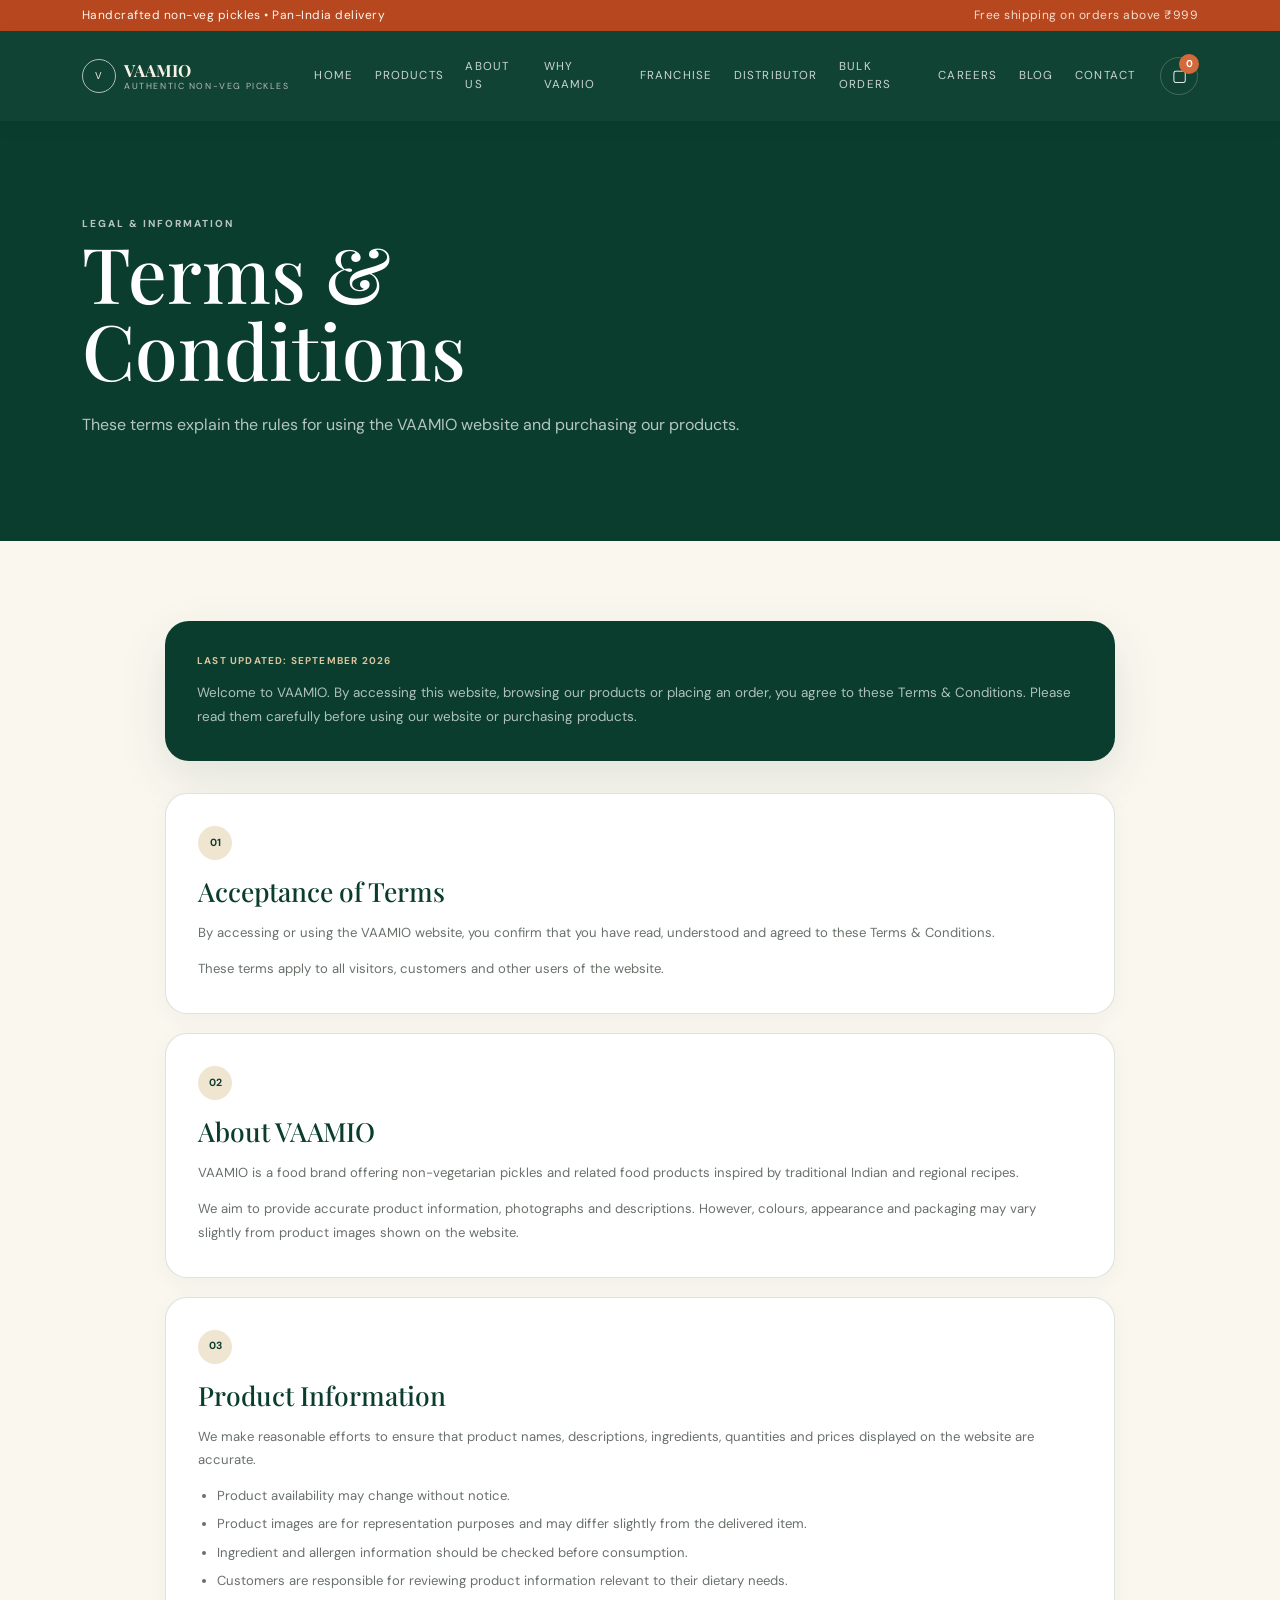
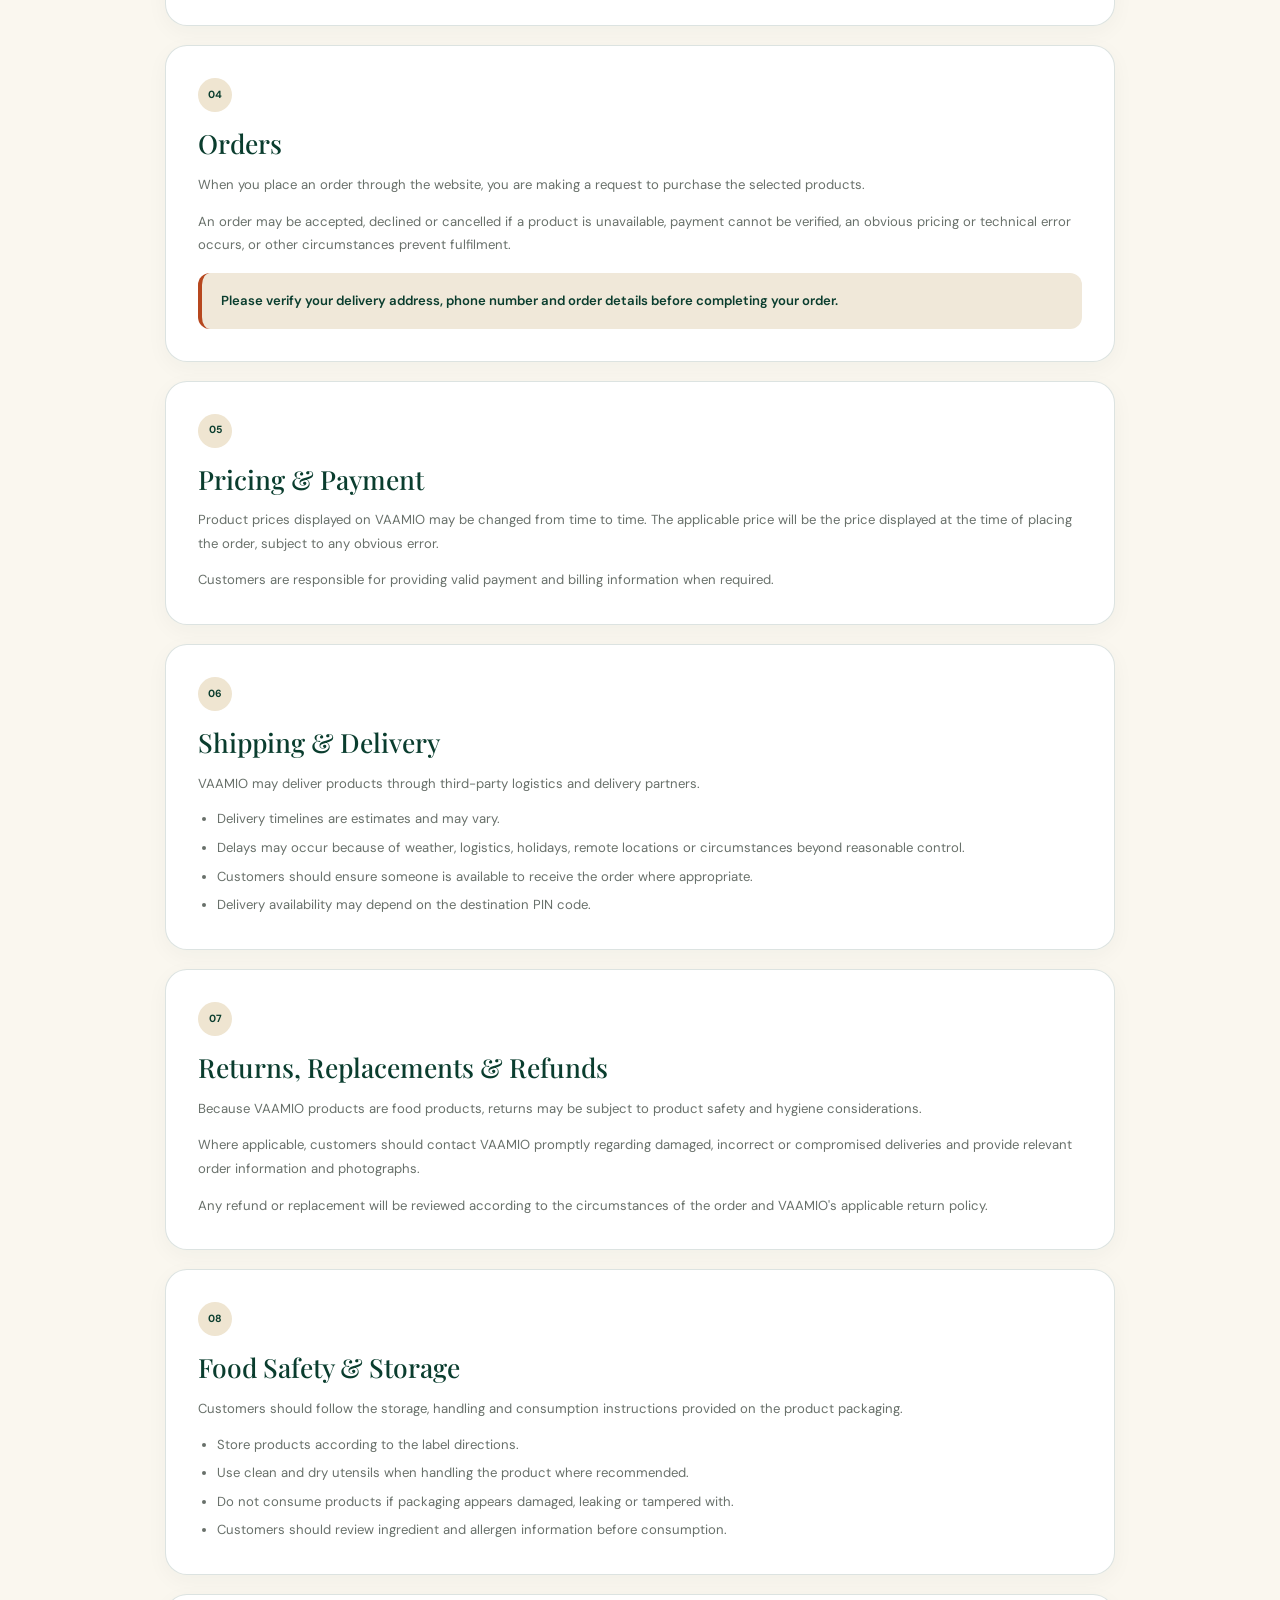
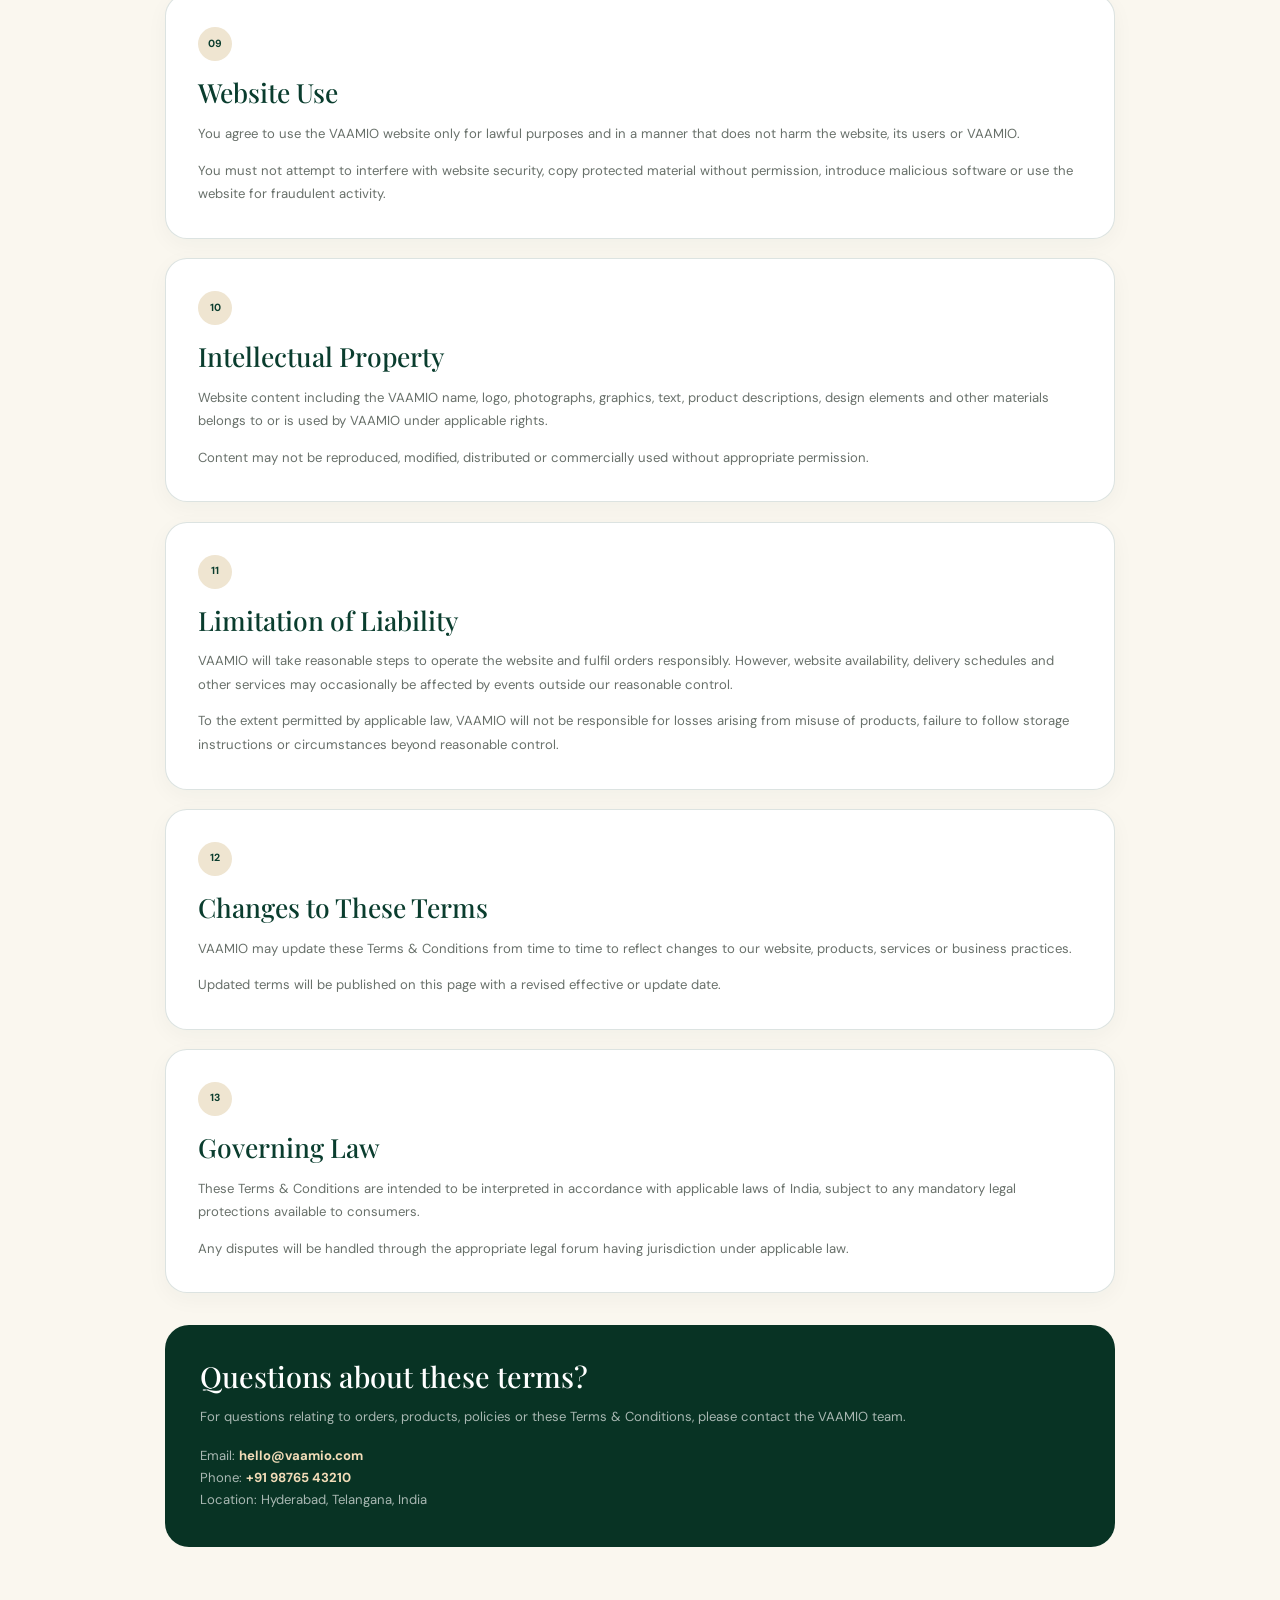
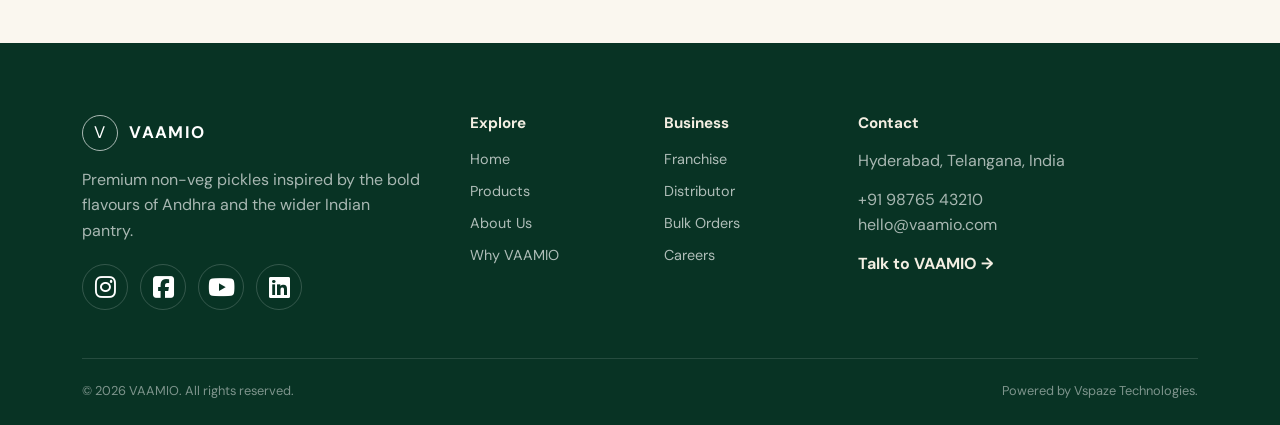
<file: Terms/Terms.html>
<!DOCTYPE html>
<html lang="en">

<head>

    <meta charset="UTF-8">

    <meta
        name="viewport"
        content="width=device-width, initial-scale=1.0">

    <meta
        name="description"
        content="VAAMIO Terms & Conditions — Terms governing purchases, orders, delivery, returns and use of the VAAMIO website.">

    <meta
        name="theme-color"
        content="#0a3d2e">

    <title>VAAMIO | Terms & Conditions</title>

    <link rel="icon" type="image/png" href="/logo img.png">
    <!-- Bootstrap -->

    <link
        href="https://cdn.jsdelivr.net/npm/bootstrap@5.3.3/dist/css/bootstrap.min.css"
        rel="stylesheet">


    <!-- Google Fonts -->

    <link
        href="https://fonts.googleapis.com/css2?family=DM+Sans:wght@400;500;600;700&family=Playfair+Display:wght@500;600;700&display=swap"
        rel="stylesheet">


    <!-- Main CSS -->

    <link
        rel="stylesheet"
        href="Terms.css">
        <link rel="stylesheet" href="https://cdnjs.cloudflare.com/ajax/libs/font-awesome/6.5.2/css/all.min.css">


</head>


<body>


    <!-- =====================================================
         ANNOUNCEMENT BAR
    ====================================================== -->

    <div class="announcement-bar">

        <div class="container d-flex justify-content-between align-items-center gap-3 flex-wrap">

            <span>
                Handcrafted non-veg pickles • Pan-India delivery
            </span>

            <span class="announcement-right">
                Free shipping on orders above ₹999
            </span>

        </div>

    </div>



    <!-- =====================================================
         HEADER
    ====================================================== -->

    <header class="site-header sticky-top">

        <nav class="navbar navbar-expand-xl navbar-dark">

            <div class="container py-2">


                <!-- BRAND -->

                <a
                    class="navbar-brand d-flex align-items-center gap-2"
                    href="/index.html">

                    <span class="brand-mark">
                        V
                    </span>

                    <span>

                        <strong>
                            VAAMIO
                        </strong>

                        <small>
                            Authentic Non-Veg Pickles
                        </small>

                    </span>

                </a>



                <!-- MOBILE TOGGLER -->

                <button
                    class="navbar-toggler"
                    type="button"
                    data-bs-toggle="collapse"
                    data-bs-target="#mainNav"
                    aria-controls="mainNav"
                    aria-label="Toggle navigation">

                    <span class="navbar-toggler-icon"></span>

                </button>



                <!-- NAVIGATION -->

                <div
                    class="collapse navbar-collapse"
                    id="mainNav">

                    <ul class="navbar-nav ms-auto align-items-xl-center gap-xl-1">

                        <li class="nav-item">
                            <a
                                class="nav-link"
                                href="/index.html">
                                Home
                            </a>
                        </li>

                        <li class="nav-item">
                            <a
                                class="nav-link"
                                href="/Products/Products.html">
                                Products
                            </a>
                        </li>

                        <li class="nav-item">
                            <a
                                class="nav-link"
                                href="/About us/About.html">
                                About Us
                            </a>
                        </li>

                        <li class="nav-item">
                            <a
                                class="nav-link"
                                href="/Why-vaamio/Why-vaamio.html">
                                Why VAAMIO
                            </a>
                        </li>

                        <li class="nav-item">
                            <a
                                class="nav-link"
                                href="/Franchise/Franchise.html">
                                Franchise
                            </a>
                        </li>

                        <li class="nav-item">
                            <a
                                class="nav-link"
                                href="/Distributor/Distributor.html">
                                Distributor
                            </a>
                        </li>

                        <li class="nav-item">
                            <a
                                class="nav-link"
                                href="/Bulk orders/Bulk orders.html">
                                Bulk Orders
                            </a>
                        </li>

                        <li class="nav-item">
                            <a
                                class="nav-link"
                                href="/Carrers/Carrers.html">
                                Careers
                            </a>
                        </li>

                        <li class="nav-item">
                            <a
                                class="nav-link"
                                href="/Blog/Blog.html">
                                Blog
                            </a>
                        </li>

                        <li class="nav-item">
                            <a
                                class="nav-link"
                                href="/Contact/Contact.html">
                                Contact
                            </a>
                        </li>

                    </ul>


                    <!-- CART -->

                    <div class="nav-actions ms-xl-3 mt-3 mt-xl-0">

                        <button
                            class="icon-btn cart-btn"
                            aria-label="Cart"
                            data-bs-toggle="offcanvas"
                            data-bs-target="#cartCanvas">

                            ▢

                            <span id="cartCount">
                                0
                            </span>

                        </button>

                    </div>

                </div>

            </div>

        </nav>

    </header>



    <!-- =====================================================
         PAGE HERO
    ====================================================== -->

    <section class="page-hero">

        <div class="container">

            <div class="row">

                <div class="col-lg-9">

                    <span class="eyebrow">
                        LEGAL &amp; INFORMATION
                    </span>

                    <h1>
                        Terms &amp;<br>
                        Conditions
                    </h1>

                    <p class="mt-4">
                        These terms explain the rules for using the VAAMIO
                        website and purchasing our products.
                    </p>

                </div>

            </div>

        </div>

    </section>



    <!-- =====================================================
         TERMS CONTENT
    ====================================================== -->

    <main class="terms-section">

        <div class="container">

            <div class="terms-container">


                <!-- INTRO -->

                <div class="terms-intro">

                    <div class="terms-date">
                        Last updated: September 2026
                    </div>

                    <p>
                        Welcome to VAAMIO. By accessing this website,
                        browsing our products or placing an order, you agree
                        to these Terms &amp; Conditions. Please read them
                        carefully before using our website or purchasing
                        products.
                    </p>

                </div>



                <!-- 01 -->

                <article class="terms-card">

                    <span class="terms-card-number">
                        01
                    </span>

                    <h2>
                        Acceptance of Terms
                    </h2>

                    <p>
                        By accessing or using the VAAMIO website, you confirm
                        that you have read, understood and agreed to these
                        Terms &amp; Conditions.
                    </p>

                    <p>
                        These terms apply to all visitors, customers and
                        other users of the website.
                    </p>

                </article>



                <!-- 02 -->

                <article class="terms-card">

                    <span class="terms-card-number">
                        02
                    </span>

                    <h2>
                        About VAAMIO
                    </h2>

                    <p>
                        VAAMIO is a food brand offering non-vegetarian
                        pickles and related food products inspired by
                        traditional Indian and regional recipes.
                    </p>

                    <p>
                        We aim to provide accurate product information,
                        photographs and descriptions. However, colours,
                        appearance and packaging may vary slightly from
                        product images shown on the website.
                    </p>

                </article>



                <!-- 03 -->

                <article class="terms-card">

                    <span class="terms-card-number">
                        03
                    </span>

                    <h2>
                        Product Information
                    </h2>

                    <p>
                        We make reasonable efforts to ensure that product
                        names, descriptions, ingredients, quantities and
                        prices displayed on the website are accurate.
                    </p>

                    <ul>

                        <li>
                            Product availability may change without notice.
                        </li>

                        <li>
                            Product images are for representation purposes
                            and may differ slightly from the delivered item.
                        </li>

                        <li>
                            Ingredient and allergen information should be
                            checked before consumption.
                        </li>

                        <li>
                            Customers are responsible for reviewing product
                            information relevant to their dietary needs.
                        </li>

                    </ul>

                </article>



                <!-- 04 -->

                <article class="terms-card">

                    <span class="terms-card-number">
                        04
                    </span>

                    <h2>
                        Orders
                    </h2>

                    <p>
                        When you place an order through the website, you are
                        making a request to purchase the selected products.
                    </p>

                    <p>
                        An order may be accepted, declined or cancelled if
                        a product is unavailable, payment cannot be verified,
                        an obvious pricing or technical error occurs, or
                        other circumstances prevent fulfilment.
                    </p>

                    <div class="terms-highlight">

                        <p>
                            Please verify your delivery address, phone number
                            and order details before completing your order.
                        </p>

                    </div>

                </article>



                <!-- 05 -->

                <article class="terms-card">

                    <span class="terms-card-number">
                        05
                    </span>

                    <h2>
                        Pricing &amp; Payment
                    </h2>

                    <p>
                        Product prices displayed on VAAMIO may be changed
                        from time to time. The applicable price will be the
                        price displayed at the time of placing the order,
                        subject to any obvious error.
                    </p>

                    <p>
                        Customers are responsible for providing valid payment
                        and billing information when required.
                    </p>

                </article>



                <!-- 06 -->

                <article class="terms-card">

                    <span class="terms-card-number">
                        06
                    </span>

                    <h2>
                        Shipping &amp; Delivery
                    </h2>

                    <p>
                        VAAMIO may deliver products through third-party
                        logistics and delivery partners.
                    </p>

                    <ul>

                        <li>
                            Delivery timelines are estimates and may vary.
                        </li>

                        <li>
                            Delays may occur because of weather, logistics,
                            holidays, remote locations or circumstances
                            beyond reasonable control.
                        </li>

                        <li>
                            Customers should ensure someone is available to
                            receive the order where appropriate.
                        </li>

                        <li>
                            Delivery availability may depend on the
                            destination PIN code.
                        </li>

                    </ul>

                </article>



                <!-- 07 -->

                <article class="terms-card">

                    <span class="terms-card-number">
                        07
                    </span>

                    <h2>
                        Returns, Replacements &amp; Refunds
                    </h2>

                    <p>
                        Because VAAMIO products are food products, returns
                        may be subject to product safety and hygiene
                        considerations.
                    </p>

                    <p>
                        Where applicable, customers should contact VAAMIO
                        promptly regarding damaged, incorrect or compromised
                        deliveries and provide relevant order information
                        and photographs.
                    </p>

                    <p>
                        Any refund or replacement will be reviewed according
                        to the circumstances of the order and VAAMIO's
                        applicable return policy.
                    </p>

                </article>



                <!-- 08 -->

                <article class="terms-card">

                    <span class="terms-card-number">
                        08
                    </span>

                    <h2>
                        Food Safety &amp; Storage
                    </h2>

                    <p>
                        Customers should follow the storage, handling and
                        consumption instructions provided on the product
                        packaging.
                    </p>

                    <ul>

                        <li>
                            Store products according to the label directions.
                        </li>

                        <li>
                            Use clean and dry utensils when handling the
                            product where recommended.
                        </li>

                        <li>
                            Do not consume products if packaging appears
                            damaged, leaking or tampered with.
                        </li>

                        <li>
                            Customers should review ingredient and allergen
                            information before consumption.
                        </li>

                    </ul>

                </article>



                <!-- 09 -->

                <article class="terms-card">

                    <span class="terms-card-number">
                        09
                    </span>

                    <h2>
                        Website Use
                    </h2>

                    <p>
                        You agree to use the VAAMIO website only for lawful
                        purposes and in a manner that does not harm the
                        website, its users or VAAMIO.
                    </p>

                    <p>
                        You must not attempt to interfere with website
                        security, copy protected material without permission,
                        introduce malicious software or use the website for
                        fraudulent activity.
                    </p>

                </article>



                <!-- 10 -->

                <article class="terms-card">

                    <span class="terms-card-number">
                        10
                    </span>

                    <h2>
                        Intellectual Property
                    </h2>

                    <p>
                        Website content including the VAAMIO name, logo,
                        photographs, graphics, text, product descriptions,
                        design elements and other materials belongs to or is
                        used by VAAMIO under applicable rights.
                    </p>

                    <p>
                        Content may not be reproduced, modified,
                        distributed or commercially used without appropriate
                        permission.
                    </p>

                </article>



                <!-- 11 -->

                <article class="terms-card">

                    <span class="terms-card-number">
                        11
                    </span>

                    <h2>
                        Limitation of Liability
                    </h2>

                    <p>
                        VAAMIO will take reasonable steps to operate the
                        website and fulfil orders responsibly. However,
                        website availability, delivery schedules and other
                        services may occasionally be affected by events
                        outside our reasonable control.
                    </p>

                    <p>
                        To the extent permitted by applicable law, VAAMIO
                        will not be responsible for losses arising from
                        misuse of products, failure to follow storage
                        instructions or circumstances beyond reasonable
                        control.
                    </p>

                </article>



                <!-- 12 -->

                <article class="terms-card">

                    <span class="terms-card-number">
                        12
                    </span>

                    <h2>
                        Changes to These Terms
                    </h2>

                    <p>
                        VAAMIO may update these Terms &amp; Conditions from
                        time to time to reflect changes to our website,
                        products, services or business practices.
                    </p>

                    <p>
                        Updated terms will be published on this page with a
                        revised effective or update date.
                    </p>

                </article>



                <!-- 13 -->

                <article class="terms-card">

                    <span class="terms-card-number">
                        13
                    </span>

                    <h2>
                        Governing Law
                    </h2>

                    <p>
                        These Terms &amp; Conditions are intended to be
                        interpreted in accordance with applicable laws of
                        India, subject to any mandatory legal protections
                        available to consumers.
                    </p>

                    <p>
                        Any disputes will be handled through the appropriate
                        legal forum having jurisdiction under applicable law.
                    </p>

                </article>



                <!-- CONTACT -->

                <div class="terms-contact">

                    <h2>
                        Questions about these terms?
                    </h2>

                    <p>
                        For questions relating to orders, products, policies
                        or these Terms &amp; Conditions, please contact the
                        VAAMIO team.
                    </p>

                    <p class="mb-0">

                        Email:
                        <a href="mailto:hello@vaamio.com">
                            hello@vaamio.com
                        </a>

                        <br>

                        Phone:
                        <a href="tel:+919876543210">
                            +91 98765 43210
                        </a>

                        <br>

                        Location:
                        Hyderabad, Telangana, India

                    </p>

                </div>


            </div>

        </div>

    </main>



    <!-- =====================================================
         FOOTER
    ====================================================== -->

    <footer class="site-footer">

        <div class="container">

            <div class="row g-5">


                <!-- BRAND -->

                <div class="col-lg-4">

                    <a
                        class="footer-brand"
                        href="/index.html">

                        <span class="brand-mark">
                            V
                        </span>

                        <strong>
                            VAAMIO
                        </strong>

                    </a>

                    <p class="mt-3">
                        Premium non-veg pickles inspired by the bold flavours
                        of Andhra and the wider Indian pantry.
                    </p>


                   <div class="social-links">
                      <a href="#" aria-label="Instagram">
                          <i class="fa-brands fa-instagram"></i>
                      </a>

                     <a href="#" aria-label="Facebook">
                         <i class="fa-brands fa-square-facebook"></i>
                      </a>

                      <a href="#" aria-label="YouTube">
                         <i class="fa-brands fa-youtube"></i>
                      </a>   
                      <a href="#" aria-label="LinkedIn">
                         <i class="fa-brands fa-linkedin"></i>
                      </a>
                  </div>
             </div>
                <!-- EXPLORE -->

                <div class="col-6 col-lg-2">

                    <h5>
                        Explore
                    </h5>

                    <div class="footer-links">

                        <a href="/index.html">
                            Home
                        </a>

                        <a href="/Products/Products.html">
                            Products
                        </a>

                        <a href="/About us/About.html">
                            About Us
                        </a>

                        <a href="/Why-vaamio/Why-vaamio.html">
                            Why VAAMIO
                        </a>

                    </div>

                </div>



                <!-- BUSINESS -->

                <div class="col-6 col-lg-2">

                    <h5>
                        Business
                    </h5>

                    <div class="footer-links">

                        <a href="/Franchise/Franchise.html">
                            Franchise
                        </a>

                        <a href="/Distributor/Distributor.html">
                            Distributor
                        </a>

                        <a href="/Bulk orders/Bulk orders.html">
                            Bulk Orders
                        </a>

                        <a href="/Carrers/Carrers.html">
                            Careers
                        </a>

                    </div>

                </div>



                <!-- CONTACT -->

                <div class="col-lg-4">

                    <h5>
                        Contact
                    </h5>

                    <p>
                        Hyderabad, Telangana, India
                    </p>

                    <p>
                        +91 98765 43210
                        <br>
                        hello@vaamio.com
                    </p>

                    <a
                        class="text-link"
                        href="/Contact/Contact.html">

                        Talk to VAAMIO →

                    </a>

                </div>

            </div>



            <!-- FOOTER BOTTOM -->

            <div
                class="footer-bottom d-flex flex-column flex-md-row justify-content-between gap-2 mt-5">

                <span>
                    © 2026 VAAMIO. All rights reserved.
                </span>

                <span>
                    Powered by Vspaze Technologies.
                </span>

            </div>

        </div>

    </footer>



    <!-- =====================================================
         CART OFFCANVAS
    ====================================================== -->

    <div
        class="offcanvas offcanvas-end cart-canvas"
        tabindex="-1"
        id="cartCanvas">

        <div class="offcanvas-header">

            <h5>
                Your cart
            </h5>

            <button
                type="button"
                class="btn-close"
                data-bs-dismiss="offcanvas">
            </button>

        </div>


        <div class="offcanvas-body d-flex flex-column">

            <div
                id="cartItems"
                class="cart-items">

                <div class="empty-cart">
                    No Items in Cart.
                </div>

            </div>


            <div class="mt-auto pt-4 border-top">

                <div class="d-flex justify-content-between mb-3">

                    <strong>
                        Subtotal
                    </strong>

                    <strong id="cartTotal">
                        ₹0
                    </strong>

                </div>


                <button
                    class="btn btn-dark-green w-100"
                    id="checkoutBtn">

                    Proceed to checkout

                </button>

            </div>

        </div>

    </div>



    <!-- =====================================================
         JAVASCRIPT
    ====================================================== -->

    <script src="https://cdn.jsdelivr.net/npm/bootstrap@5.3.3/dist/js/bootstrap.bundle.min.js"></script>

    <script src="/index.js"></script>


</body>

</html>
</file>
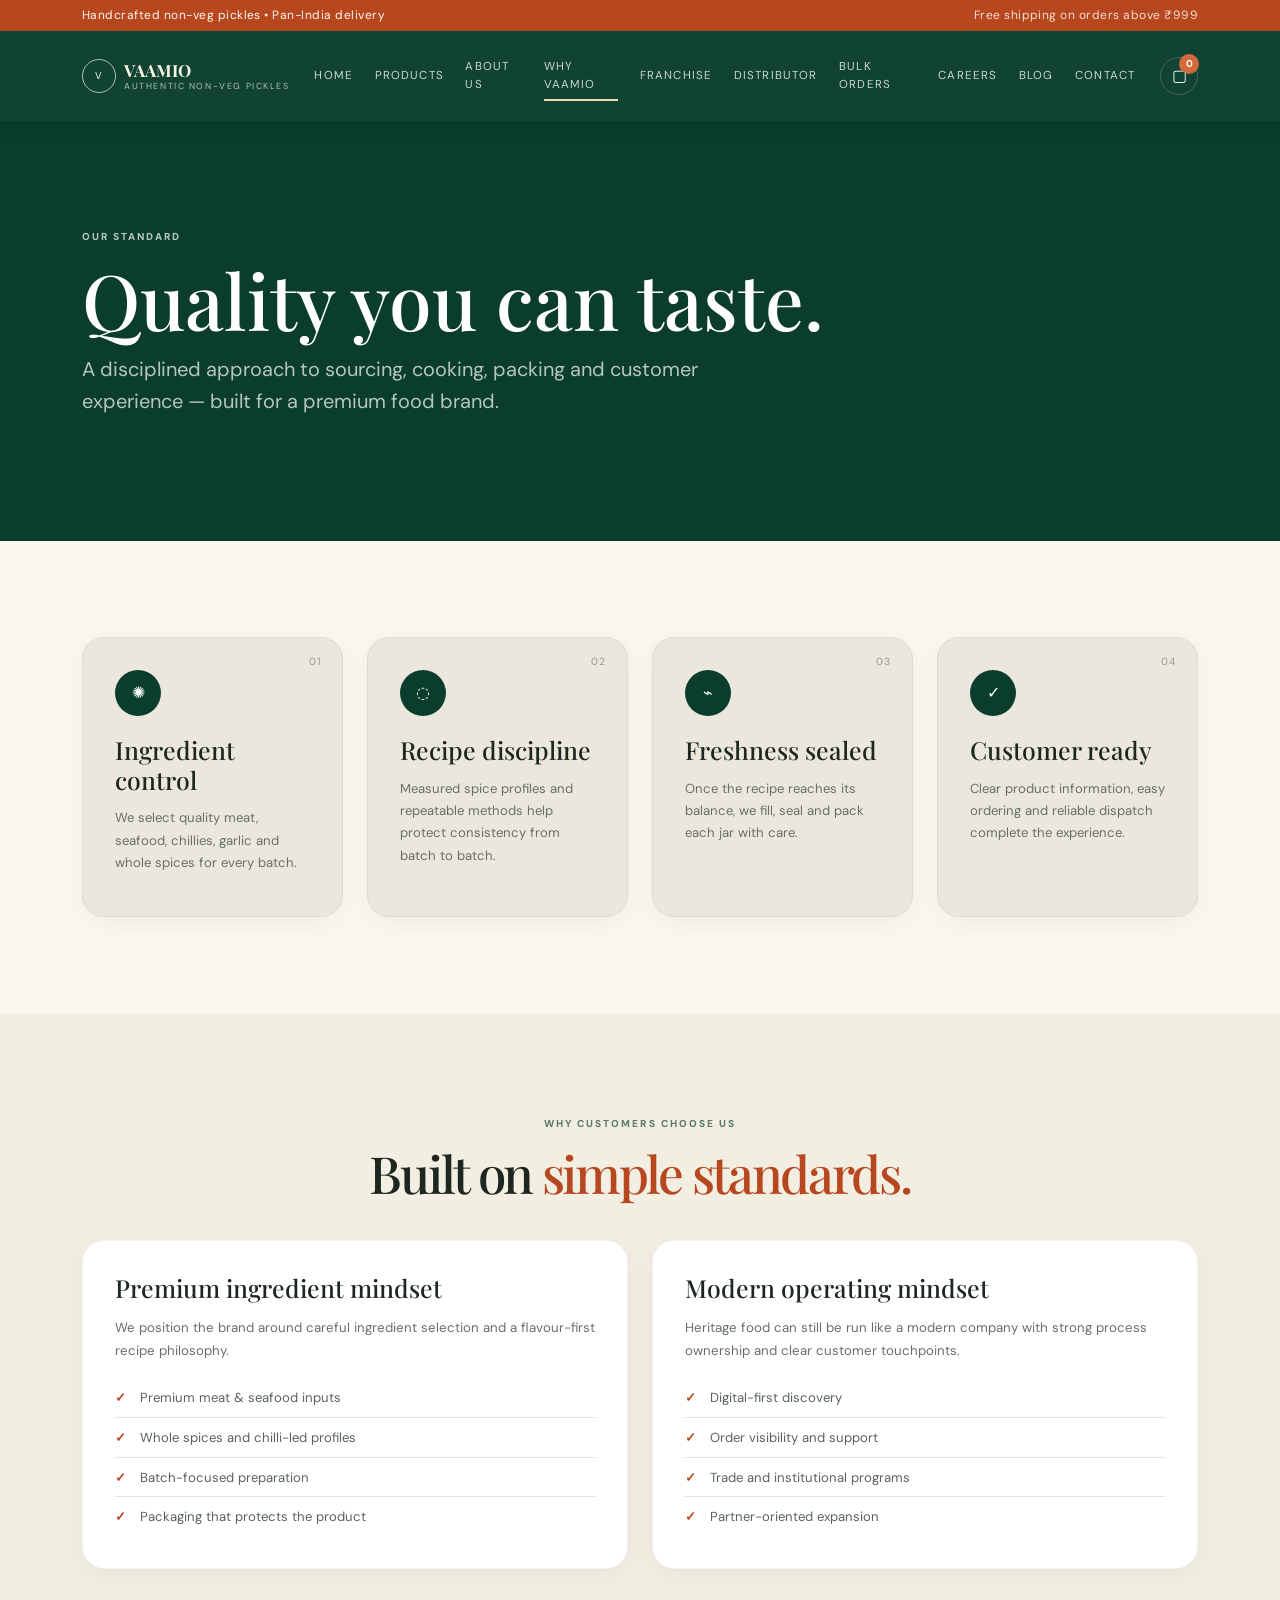
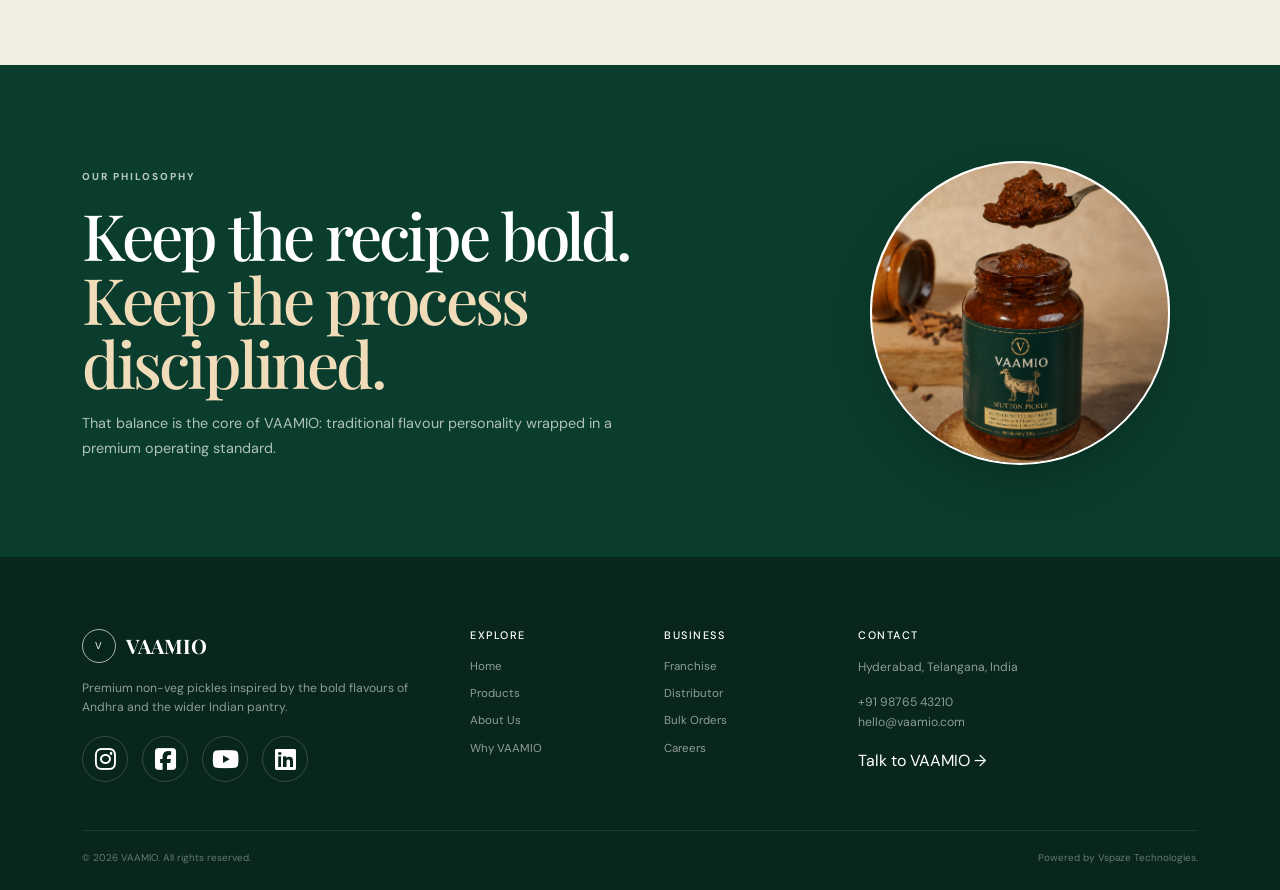
<file: Why-vaamio/Why-vaamio.html>
<!DOCTYPE html>
<html lang="en">
    <head>
        <meta charset="UTF-8">
        <meta name="viewport" content="width=device-width, initial-scale=1.0">
        <meta name="description" content="Discover what makes VAAMIO non-veg pickles different: sourcing, preparation, packaging and service.">
        <meta name="theme-color" content="#0a3d2e">
        <title>
            Why VAAMIO | Quality & Process
        </title>
        <link rel="icon" type="image/png" href="/logo img.png">
        <link href="https://cdn.jsdelivr.net/npm/bootstrap@5.3.3/dist/css/bootstrap.min.css" rel="stylesheet">
        <link href="https://fonts.googleapis.com/css2?family=DM+Sans:wght@400;500;600;700&family=Playfair+Display:wght@500;600;700&display=swap" rel="stylesheet">
        <link rel="stylesheet" href="Why-vaamio.css">
        <link rel="stylesheet" href="https://cdnjs.cloudflare.com/ajax/libs/font-awesome/6.5.2/css/all.min.css">
    </head>
    <body>
        <div class="announcement-bar">
            <div class="container d-flex justify-content-between align-items-center gap-3 flex-wrap">
                <span>
                    Handcrafted non-veg pickles • Pan-India delivery
                </span>
                <span class="announcement-right">
                    Free shipping on orders above ₹999
                </span>
            </div>
        </div>
        <header class="site-header sticky-top">
            <nav class="navbar navbar-expand-xl navbar-dark">
                <div class="container py-2">
                    <a class="navbar-brand d-flex align-items-center gap-2" href="/index.html">
                        <span class="brand-mark">
                            V
                        </span>
                        <span>
                            <strong>
                                VAAMIO
                            </strong>
                            <small>
                                Authentic Non-Veg Pickles
                            </small>
                        </span>
                    </a>
                    <button class="navbar-toggler" type="button" data-bs-toggle="collapse" data-bs-target="#mainNav">
                        <span class="navbar-toggler-icon">
                        </span>
                    </button>
                    <div class="collapse navbar-collapse" id="mainNav">
                        <ul class="navbar-nav ms-auto align-items-xl-center gap-xl-1">
                            <li class="nav-item">
                                <a class="nav-link " href="/index.html">
                                    Home
                                </a>
                            </li>
                            <li class="nav-item">
                                <a class="nav-link " href="/Products/Products.html">
                                    Products
                                </a>
                            </li>
                            <li class="nav-item">
                                <a class="nav-link " href="/About us/About.html">
                                    About Us
                                </a>
                            </li>
                            <li class="nav-item">
                                <a class="nav-link active" href="/Why-vaamio/Why-vaamio.html">
                                    Why VAAMIO
                                </a>
                            </li>
                            <li class="nav-item">
                                <a class="nav-link " href="/Franchise/Franchise.html">
                                    Franchise
                                </a>
                            </li>
                            <li class="nav-item">
                                <a class="nav-link " href="/Distributor/Distributor.html">
                                    Distributor
                                </a>
                            </li>
                            <li class="nav-item">
                                <a class="nav-link " href="/Bulk orders/Bulk orders.html">
                                    Bulk Orders
                                </a>
                            </li>
                            <li class="nav-item">
                                <a class="nav-link " href="/Carrers/Carrers.html">
                                    Careers
                                </a>
                            </li>
                            <li class="nav-item">
                                <a class="nav-link " href="/Blog/Blog.html">
                                    Blog
                                </a>
                            </li>
                            <li class="nav-item">
                                <a class="nav-link " href="/Contact/Contact.html">
                                    Contact
                                </a>
                            </li>
                             <!--
                            <li class="nav-item">
                                <a class="nav-link " href="faq.html">
                                    FAQ
                                </a>
                            </li>-->
                        </ul>
                        <div class="nav-actions ms-xl-3 mt-3 mt-xl-0 d-flex align-items-center gap-2">
                           <!--
                            <button class="icon-btn" aria-label="Search" data-bs-toggle="modal" data-bs-target="#searchModal">
                                ⌕
                            </button>-->
                            <button class="icon-btn cart-btn" aria-label="Cart" data-bs-toggle="offcanvas" data-bs-target="#cartCanvas">
                                ▢
                                <span id="cartCount">
                                    0
                                </span>
                            </button>
                        </div>
                    </div>
                </div>
            </nav>
        </header>
        <main>
            <section class="page-hero">
                <div class="container">
                    <span class="eyebrow">
                        OUR STANDARD
                    </span>
                    <h1 class="mt-3">
                        Quality you can taste.
                    </h1>
                    <p class="mt-3 fs-5">
                        A disciplined approach to sourcing, cooking, packing and customer experience — built for a premium food brand.
                    </p>
                </div>
            </section>
            <section class="section-shell light-section">
                <div class="container">
                    <div class="row g-4">
                        <div class="col-md-6 col-lg-3">
                            <article class="process-card">
                                <div class="process-no">
                                    01
                                </div>
                                <div class="process-icon">
                                    ✺
                                </div>
                                <h3>
                                    Ingredient control
                                </h3>
                                <p>
                                    We select quality meat, seafood, chillies, garlic and whole spices for every batch.
                                </p>
                            </article>
                        </div>
                        <div class="col-md-6 col-lg-3">
                            <article class="process-card">
                                <div class="process-no">
                                    02
                                </div>
                                <div class="process-icon">
                                    ◌
                                </div>
                                <h3>
                                    Recipe discipline
                                </h3>
                                <p>
                                    Measured spice profiles and repeatable methods help protect consistency from batch to batch.
                                </p>
                            </article>
                        </div>
                        <div class="col-md-6 col-lg-3">
                            <article class="process-card">
                                <div class="process-no">
                                    03
                                </div>
                                <div class="process-icon">
                                    ⌁
                                </div>
                                <h3>
                                    Freshness sealed
                                </h3>
                                <p>
                                    Once the recipe reaches its balance, we fill, seal and pack each jar with care.
                                </p>
                            </article>
                        </div>
                        <div class="col-md-6 col-lg-3">
                            <article class="process-card">
                                <div class="process-no">
                                    04
                                </div>
                                <div class="process-icon">
                                    ✓
                                </div>
                                <h3>
                                    Customer ready
                                </h3>
                                <p>
                                    Clear product information, easy ordering and reliable dispatch complete the experience.
                                </p>
                            </article>
                        </div>
                    </div>
                </div>
            </section>
            <section class="section-shell">
                <div class="container">
                    <div class="section-heading text-center">
                        <span class="eyebrow dark">
                            WHY CUSTOMERS CHOOSE US
                        </span>
                        <h2>
                            Built on
                            <span>
                                simple standards.
                            </span>
                        </h2>
                    </div>
                    <div class="row g-4">
                        <div class="col-lg-6">
                            <article class="info-card">
                                <h3>
                                    Premium ingredient mindset
                                </h3>
                                <p>
                                    We position the brand around careful ingredient selection and a flavour-first recipe philosophy.
                                </p>
                                <ul class="check-list">
                                    <li>
                                        Premium meat & seafood inputs
                                    </li>
                                    <li>
                                        Whole spices and chilli-led profiles
                                    </li>
                                    <li>
                                        Batch-focused preparation
                                    </li>
                                    <li>
                                        Packaging that protects the product
                                    </li>
                                </ul>
                            </article>
                        </div>
                        <div class="col-lg-6">
                            <article class="info-card">
                                <h3>
                                    Modern operating mindset
                                </h3>
                                <p>
                                    Heritage food can still be run like a modern company with strong process ownership and clear customer touchpoints.
                                </p>
                                <ul class="check-list">
                                    <li>
                                        Digital-first discovery
                                    </li>
                                    <li>
                                        Order visibility and support
                                    </li>
                                    <li>
                                        Trade and institutional programs
                                    </li>
                                    <li>
                                        Partner-oriented expansion
                                    </li>
                                </ul>
                            </article>
                        </div>
                    </div>
                </div>
            </section>
            <section class="statement-banner">
                <div class="container">
                    <div class="row align-items-center">
                        <div class="col-lg-8">
                            <span class="eyebrow">
                                OUR PHILOSOPHY
                            </span>
                            <h2>
                                Keep the recipe bold.
                                <br>
                                <span>
                                    Keep the process disciplined.
                                </span>
                            </h2>
                            <p>
                                That balance is the core of VAAMIO: traditional flavour personality wrapped in a premium operating standard.
                            </p>
                        </div>
                        <div class="col-lg-4 text-center">
                            <div class="round-product-wrap">
                                <img src="/mutton pickle.png" alt="Chicken Pickle Jar" loading="lazy" onerror="this.src='https://placehold.co/800x800/e8dfce/0a3d2e?text=Chicken+Pickle+Jar';">
                            </div>
                        </div>
                    </div>
                </div>
            </section>
        </main>
        <footer class="site-footer">
            <div class="container">
                <div class="row g-5">
                    <div class="col-lg-4">
                        <a class="footer-brand" href="/index.html">
                            <span class="brand-mark">
                                V
                            </span>
                            <strong>
                                VAAMIO
                            </strong>
                        </a>
                        <p class="mt-3">
                            Premium non-veg pickles inspired by the bold flavours of Andhra and the wider Indian pantry.
                        </p>
                        <div class="social-links">
                          <a href="#" aria-label="Instagram">
                             <i class="fa-brands fa-instagram"></i>
                           </a>

                          <a href="#" aria-label="Facebook">
                             <i class="fa-brands fa-square-facebook"></i>
                          </a>

                          <a href="#" aria-label="YouTube">
                             <i class="fa-brands fa-youtube"></i>
                          </a>
                           <a href="#" aria-label="LinkedIn">
                              <i class="fa-brands fa-linkedin"></i>
                          </a>
                     </div>
                  </div>
                    <div class="col-6 col-lg-2">
                        <h5>
                            Explore
                        </h5>
                        <div class="footer-links">
                            <a href="/index.html">
                                Home
                            </a>
                            <a href="/Products/Products.html">
                                Products
                            </a>
                            <a href="/About us/About.html">
                                About Us
                            </a>
                            <a href="/Why-vaamio/Why-vaamio.html">
                                Why VAAMIO
                            </a>
                        </div>
                    </div>
                    <div class="col-6 col-lg-2">
                        <h5>
                            Business
                        </h5>
                        <div class="footer-links">
                            <a href="/Franchise/Franchise.html">
                                Franchise
                            </a>
                            <a href="/Distributor/Distributor.html">
                                Distributor
                            </a>
                            <a href="/Bulk orders/Bulk orders.html">
                                Bulk Orders
                            </a>
                            <a href="/Carrers/Carrers.html">
                                Careers
                            </a>
                        </div>
                    </div>
                    <div class="col-lg-4">
                        <h5>
                            Contact
                        </h5>
                        <p>
                            Hyderabad, Telangana, India
                        </p>
                        <p>
                            +91 98765 43210
                            <br>
                            hello@vaamio.com
                        </p>
                        <a class="text-link" href="/Contact/Contact.html">
                            Talk to VAAMIO →
                        </a>
                    </div>
                </div>
                <div class="footer-bottom d-flex flex-column flex-md-row justify-content-between gap-2 mt-5">
                    <span>
                        © 2026 VAAMIO. All rights reserved.
                    </span>
                    <span>
                        Powered by Vspaze Technologies.
                    </span>
                </div>
            </div>
        </footer>
        <div class="modal fade" id="searchModal" tabindex="-1">
            <div class="modal-dialog modal-dialog-centered">
                <div class="modal-content search-modal">
                    <div class="modal-header border-0">
                        <h5 class="modal-title">
                            Search VAAMIO
                        </h5>
                        <button type="button" class="btn-close" data-bs-dismiss="modal">
                        </button>
                    </div>
                    <div class="modal-body pt-0">
                        <input id="searchInput" class="form-control search-input" type="search" placeholder="Try chicken, prawn, mutton...">
                        <div class="search-hints">
                            <button data-search="chicken">
                                Chicken
                            </button>
                            <button data-search="prawn">
                                Prawn
                            </button>
                            <button data-search="mutton">
                                Mutton
                            </button>
                            <button data-search="fish">
                                Fish
                            </button>
                        </div>
                    </div>
                </div>
            </div>
        </div>
        <div class="offcanvas offcanvas-end cart-canvas" tabindex="-1" id="cartCanvas">
            <div class="offcanvas-header">
                <h5>
                    Your cart
                </h5>
                <button type="button" class="btn-close" data-bs-dismiss="offcanvas">
                </button>
            </div>
            <div class="offcanvas-body d-flex flex-column">
                <div id="cartItems" class="cart-items">
                    <div class="empty-cart">
                        No Items in Cart.
                    </div>
                </div>
                <div class="mt-auto pt-4 border-top">
                    <div class="d-flex justify-content-between mb-3">
                        <strong>
                            Subtotal
                        </strong>
                        <strong id="cartTotal">
                            ₹0
                        </strong>
                    </div>
                    <button class="btn btn-dark-green w-100" id="checkoutBtn">
                        Proceed to checkout
                    </button>
                </div>
            </div>
        </div>
        <div class="toast-container position-fixed bottom-0 end-0 p-3">
            <div id="siteToast" class="toast align-items-center border-0">
                <div class="d-flex">
                    <div class="toast-body">
                        Added to cart.
                    </div>
                    <button type="button" class="btn-close me-2 m-auto" data-bs-dismiss="toast">
                    </button>
                </div>
            </div>
        </div>
        <script src="https://cdn.jsdelivr.net/npm/bootstrap@5.3.3/dist/js/bootstrap.bundle.min.js">
        </script>
        <script src="/index.js">
        </script>
    </body>
</html>
</file>
<file: index.css>
:root {
    --forest: #073d2d;
    --forest2: #0b503d;
    --green: #0a3d2e;
    --green-2: #083324;
    --cream: #f3eee2;
    --paper: #faf7ef;
    --orange: #d46a3b;
    --rust: #b7471e;
    --ink: #1d271f;
    --muted: #68706a;
    --line: rgba(10, 61, 46, .14);
    --white: #fff;
    --shadow: 0 18px 50px rgba(10, 61, 46, .10);
}


/* =========================================================
   GLOBAL
========================================================= */

html {
    width: 100%;
    min-height: 100%;
    margin: 0;
    padding: 0;
    box-sizing: border-box;
    scroll-behavior: smooth;
}

*,
*::before,
*::after {
    box-sizing: inherit;
}

body {
    width: 100%;
    min-height: 100vh;
    margin: 0;
    padding: 0;

    font-family: "DM Sans", sans-serif;
    background: var(--cream);
    color: var(--ink);
    line-height: 1.6;

    overflow-x: hidden;

    -webkit-user-select: none;
    -moz-user-select: none;
    -ms-user-select: none;
    user-select: none;
}

input,
textarea,
select,
[contenteditable="true"] {
    -webkit-user-select: none;
    -moz-user-select: none;
    -ms-user-select: none;
    user-select: none;

  
}

a {
    text-decoration: none;
    color: inherit;
}

img {
    max-width: 100%;
    height: auto;
    display: block;
    -webkit-user-select: none;
    -moz-user-select: none;
    -ms-user-select: none;
    user-select: none;
}

button,
a,
.filter-pill,
.add-to-cart,
.cart-btn {
    -webkit-user-select: none !important;
    user-select: none !important;
    cursor: pointer;
}


/* =========================================================
   ANNOUNCEMENT BAR
========================================================= */

.announcement-bar {
    background: var(--rust);
    color: #fff8ef;

    font-size: .75rem;
    letter-spacing: .04em;

    padding: .38rem 0;
}

.announcement-right {
    opacity: .85;
}


/* =========================================================
   HEADER / NAVIGATION
========================================================= */

.site-header {
    background: rgba(10, 61, 46, .97);

    -webkit-backdrop-filter: blur(14px);
    backdrop-filter: blur(14px);

    box-shadow:
        0 5px 20px rgba(0, 0, 0, .05);
}

.navbar {
    background: transparent;
}

.navbar-brand {
    color: #f8f2e6 !important;
    line-height: 1;
}

.navbar-brand strong {
    display: block;

    font-family: "Playfair Display", serif;
    font-size: 1.05rem;
}

.navbar-brand small {
    display: block;

    margin-top: 3px;

    font-size: .55rem;
    letter-spacing: .18em;
    text-transform: uppercase;

    opacity: .7;
}

.brand-mark {
    width: 34px;
    height: 34px;

    display: grid;
    place-items: center;

    border: 1px solid rgba(255, 255, 255, .65);
    border-radius: 50%;

    font-size: .62rem;
    letter-spacing: .08em;
}

/* =========================================================
   NAVBAR LINK + SLIDING UNDERLINE
========================================================= */

.nav-link {
    position: relative;

    display: inline-block !important;
    width: fit-content !important;

    color: rgba(255, 255, 255, .78) !important;

    font-size: .72rem;
    text-transform: uppercase;
    letter-spacing: .1em;

    padding: .65rem .55rem !important;

    transition: color .25s ease;
}


/* underline matches ONLY the text width */

.nav-link::after {
    content: "";

    position: absolute;

    left: .55rem;
    bottom: .25rem;

    width: calc(100% - 1.1rem);
    height: 2px;

    background: #f2dcb8;

    transform: scaleX(0);
    transform-origin: left;

    transition:
        transform .35s cubic-bezier(.65, 0, .35, 1);
}


/* hover */

.nav-link:hover {
    color: #f2dcb8 !important;
}

.nav-link:hover::after,
.nav-link.active::after {
    transform: scaleX(1);
}

.nav-actions .icon-btn {
    width: 38px;
    height: 38px;

    position: relative;

    border: 1px solid rgba(255, 255, 255, .2);
    border-radius: 50%;

    background: transparent;
    color: #fff;

    cursor: pointer;
}


/* =========================================================
   CART COUNT BADGE
========================================================= */

.cart-btn {
    position: relative;
}

.cart-btn #cartCount {
    position: absolute;

    top: -4px;
    right: -2px;

    width: 20px;
    height: 20px;

    display: flex;
    align-items: center;
    justify-content: center;

    padding: 0;
    margin: 0;

    border-radius: 50%;

    background: var(--orange);
    color: #fff;

    font-family: "DM Sans", sans-serif !important;
    font-size: 10px !important;
    font-weight: 700 !important;
    line-height: 20px !important;

    box-sizing: border-box;
}


/* =========================================================
   HERO
========================================================= */

.hero {
    background: var(--forest);
    padding: 2rem 0 0;
}

.hero-inner {
    position: relative;

    min-height: 510px;
    height: 510px;

    display: grid;
    grid-template-columns: 1fr 1fr;

    background: var(--forest2);

    overflow: hidden;
}

.hero-copy {
    position: relative;
    z-index: 2;

    padding: 2.5rem clamp(2rem, 6vw, 7rem);

    color: #fff;
}

.hero .eyebrow {
    margin-bottom: 1rem;

    color: inherit;

    font-size: .63rem;
    font-weight: 800;
    letter-spacing: .2em;
    text-transform: uppercase;

    opacity: .7;
}

.hero h1 {
    margin: 0 0 1.35rem;

    font-family: Georgia, "Times New Roman", serif;

    font-size: clamp(3rem, 5.5vw, 5.7rem);

    line-height: .92;
}

.hero h1 em {
    color: #dfc2a4;
    font-style: normal;
    font-weight: 500;
}

.hero-copy > p:not(.eyebrow) {
    max-width: 500px;

    color: rgba(255, 255, 255, .72);

    font-size: .86rem;
    line-height: 1.75;
}

.hero-actions {
    display: flex;
    flex-wrap: wrap;
    align-items: center;

    gap: .8rem;

    margin-top: 2rem;
}

.hero .btn-accent {
    padding: .8rem 1.25rem;

    border-color: var(--orange);
    border-radius: 999px;

    background: var(--orange);
    color: #fff;

    font-weight: 700;
}

.hero .btn-accent:hover {
    border-color: #b44d16;
    background: #b44d16;
    color: #fff;
}

.hero .discover {
    color: #fff;
    font-size: .8rem;
    font-weight: 700;
}

.hero .discover:hover {
    color: #dfc2a4;
}


/* =========================================================
   HERO IMAGE
========================================================= */

.hero-art {
    height: 460px;
    min-height: 460px;

    position: relative;

    display: flex;
    align-items: center;
    justify-content: center;

    padding: 55px 0 0;

    overflow: visible;
}

.arch {
    width: 480px;
    height: 490px;

    position: relative;
    z-index: 1;

    margin-top: 50px;

    background: var(--forest2);

    overflow: hidden;
    border-radius: 0;
}

.arch img {
    width: 92%;
    height: 92%;

    max-width: 100%;
    max-height: 100%;

    display: block;

    margin: 0 auto;

    object-fit: contain;
    object-position: center center;

    transform-origin: center center;

    animation:
        heroPickleZoom 3.5s ease-in-out infinite alternate;

    will-change: transform, scale;
}

@keyframes heroPickleZoom {

    from {
        scale: 1;
    }

    to {
        scale: 1.08;
    }
}


/* =========================================================
   HERO PRICE / NOTE
========================================================= */

.price {
    width: 92px;
    height: 92px;

    position: absolute;

    left: 4%;
    top: 12%;

    z-index: 5;

    display: flex;
    flex-direction: column;
    align-items: center;
    justify-content: center;

    border-radius: 50%;

    background: var(--orange);
    color: #fff;

    text-align: center;

    transform: rotate(-8deg);

    box-shadow:
        0 18px 35px rgba(0, 0, 0, .22);
}

.price small,
.price span {
    display: block;

    font-size: .48rem;
    letter-spacing: .12em;
    line-height: 1.2;
}

.price strong {
    margin: 2px 0;

    font-family: Georgia, "Times New Roman", serif;
    font-size: 1.35rem;
    font-weight: 700;
    line-height: 1.1;
}

.hero-note {
    position: absolute;

    right: 3%;
    bottom: 8%;

    z-index: 4;

    color: rgba(255, 255, 255, .55);

    font-size: .52rem;
    line-height: 1.5;
    letter-spacing: .18em;

    text-align: center;
}


/* =========================================================
   TRUST STRIP
========================================================= */

.trust-strip {
    padding: 4px 0 !important;

    background: var(--green-2);
    color: #fff;
}

.trust-item {
    display: flex;
    align-items: center;
    justify-content: center;

    gap: .55rem;

    padding: 3px .5rem !important;

    min-height: 46px;
}

.trust-item strong,
.trust-item span {
    display: block;
    text-align: left;
}

.trust-item strong {
    font-size: .76rem;
}

.trust-item span {
    color: rgba(255, 255, 255, .48);
    font-size: .62rem;
}

.trust-icon {
    width: 25px;
    height: 25px;

    display: grid;
    place-items: center;

    border: 1px solid rgba(255, 255, 255, .18);
    border-radius: 50%;

    font-size: .6rem;
}


/* =========================================================
   GENERAL SECTIONS
========================================================= */

.section-shell {
    padding: 6rem 0;
}

.light-section {
    background: var(--paper);
}

.section-heading {
    max-width: 760px;

    margin: 0 auto 2.5rem;

    text-align: center;
}

.section-heading h2 {
    margin: .75rem 0;

    font-family: "Playfair Display", serif;

    font-size: clamp(2.5rem, 4vw, 4.1rem);

    line-height: 1.05;

    letter-spacing: -.045em;
}

.section-heading h2 span {
    color: var(--rust);
}

.section-heading p {
    max-width: 640px;

    margin: 0 auto;

    color: var(--muted);

    font-size: .9rem;
}


/* =========================================================
   FEATURE CARDS
========================================================= */

.feature-card {
    min-height: 290px;
    height: 290px;

    position: relative;

    display: flex;
    align-items: flex-end;

    padding: 2rem;

    border-radius: 28px;

    box-shadow: var(--shadow);

    overflow: hidden;
    isolation: isolate;
}

.feature-dark {
    background: var(--green);
    color: #fff;
}

.feature-cream {
    background: #dfd2ba;
    color: var(--green);
}

.feature-copy {
    width: 55%;
    max-width: 55%;

    position: relative;
    z-index: 3;

    overflow-wrap: break-word;
    word-wrap: break-word;
}

.feature-copy h3 {
    margin: .6rem 0;

    font-family: "Playfair Display", serif;
    font-size: 1.5rem;
    line-height: 1.05;
}

.feature-copy p {
    max-width: 270px;

    margin: 0 0 1rem;

    font-size: .78rem;
    line-height: 1.5;

    opacity: .75;
}

.small-label {
    display: block;

    font-size: .62rem;
    font-weight: 700;
    letter-spacing: .15em;

    opacity: .7;
}

.text-link {
    display: inline-block;

    font-size: .72rem;
    font-weight: 700;
    letter-spacing: .1em;
    text-transform: uppercase;
}

.feature-card img {
    width: 45%;
    height: 100%;

    position: absolute;

    top: 0;
    right: 0;
    bottom: 0;

    z-index: 1;

    max-width: none;
    max-height: none;

    object-fit: cover;
    object-position: center;

    filter:
        drop-shadow(0 15px 18px rgba(0, 0, 0, .12));
}


/* =========================================================
   PRODUCT FILTERS
========================================================= */

#homeProductFilters {
    display: flex;
    align-items: center;
    justify-content: center;
    flex-wrap: wrap;

    gap: .5rem;

    margin: 2rem 0 2.25rem;
}

.filter-pill {
    padding: .55rem .95rem;

    border: 1px solid var(--line);
    border-radius: 999px;

    background: transparent;
    color: var(--green);

    font-family: "DM Sans", sans-serif;

    font-size: .62rem;
    font-weight: 700;

    letter-spacing: .09em;
    text-transform: uppercase;

    cursor: pointer;

    transition: all .25s ease;
}

.filter-pill:hover,
.filter-pill.active {
    border-color: var(--green);

    background: var(--green);
    color: #fff;
}


/* =========================================================
   PRODUCTS
========================================================= */

.home-product-item {
    transition: opacity .2s ease;
}

.product-card {
    height: 100%;

    display: flex;
    flex-direction: column;

    overflow: hidden;

    border: 1px solid rgba(255, 255, 255, .12);
    border-radius: 22px;

    background: var(--green);

    box-shadow:
        0 4px 20px rgba(10, 61, 46, .08);

    transition:
        transform .3s ease,
        box-shadow .3s ease;
}

.product-card:hover {
    transform: translateY(-7px);

    box-shadow:
        0 20px 45px rgba(10, 61, 46, .16);
}

.product-image {
    width: 100%;
    height: 350px;

    position: relative;

    overflow: hidden;

    background: #e6dfd0;
}

.product-image img {
    width: 100%;
    height: 100%;

    display: block;

    object-fit: cover;
    object-position: center;
}

.product-tag {
    position: absolute;

    left: 18px;
    top: 18px;

    z-index: 2;

    padding: .45rem .7rem;

    border-radius: 999px;

    background: var(--green);
    color: #fff;

    font-size: .55rem;
    font-weight: 700;

    letter-spacing: .1em;
}

.product-info {
    flex: 1;

    display: flex;
    flex-direction: column;

    padding: 1.5rem;

    background: var(--green);
    color: #fff;
}

.product-type {
    color: #d9c49b;

    font-size: .58rem;
    font-weight: 700;

    letter-spacing: .14em;
    text-transform: uppercase;
}

.product-info h3 {
    margin: .4rem 0 .3rem;

    font-family: "Playfair Display", serif;
    font-size: 1.35rem;

    color: #fff;
}

.rating {
    color: #d9a35f;
    font-size: .7rem;
}

.rating small {
    margin-left: .3rem;

    color: rgba(255, 255, 255, .65);
}

.product-bottom {
    display: flex;
    align-items: center;
    justify-content: space-between;

    gap: .6rem;

    margin-top: auto;
    padding-top: 1rem;

    border-top: 1px solid rgba(255, 255, 255, .15);
}

.product-bottom strong {
    color: #fff;
    font-size: 1.05rem;
}

.product-bottom .add-btn,
.add-btn {
    padding: .55rem .9rem;

    border: 1px solid #d9c49b;
    border-radius: 999px;

    background: transparent;
    color: #fff;

    font-size: .7rem;
    font-weight: 700;

    transition: all .25s ease;
}

.product-bottom .add-btn:hover,
.add-btn:hover {
    background: #d9c49b;
    color: var(--green);
}

#homeProductGrid.showing-all .home-product-item {
    display: block;
}

#homeProductGrid.showing-new .home-product-item:nth-child(n + 4) {
    display: none;
}

.home-product-item:nth-child(n + 4) {
    display: none;
}


/* =========================================================
   STATEMENT
========================================================= */

.statement-banner {
    padding: 6rem 0;

    background: var(--green);
    color: #fff;

    overflow: hidden;
}

.statement-banner h2 {
    margin: 1rem 0;

    font-family: "Playfair Display", serif;

    font-size: clamp(2.8rem, 5vw, 4.8rem);

    line-height: 1;

    letter-spacing: -.045em;
}

.statement-banner h2 span {
    color: #f1dcb9;
}

.statement-banner p {
    max-width: 580px;

    color: rgba(255, 255, 255, .68);

    font-size: .9rem;
}


/* =========================================================
   ROUND PRODUCT IMAGE
========================================================= */

.round-product-wrap {
    width: 300px;
    height: 300px;

    position: relative;

    display: grid;
    place-items: center;

    margin: auto;

    border-radius: 50%;

    background: #f0e6d4;
}

.round-product-wrap::before {
    content: "";

    position: absolute;

    inset: 22px;

    border: 1px solid rgba(10, 61, 46, .14);
    border-radius: 50%;
}

.round-product-wrap img {
    width: 100%;
    height: 100%;

    position: relative;
    z-index: 1;

    border: 3px solid #fff;
    border-radius: 50%;

    object-fit: contain;

    filter:
        drop-shadow(0 20px 20px rgba(0, 0, 0, .18));
}


/* =========================================================
   INFO CARDS
========================================================= */

.info-card {
    height: 100%;

    padding: 2rem;

    border: 1px solid rgba(10, 61, 46, .06);
    border-radius: 22px;

    background: #fff;

    box-shadow:
        0 6px 22px rgba(10, 61, 46, .05);
}

.info-card h3 {
    font-family: "Playfair Display", serif;
    font-size: 1.55rem;
}

.info-card p {
    color: #667069;
    font-size: .83rem;
}


/* =========================================================
   BADGE
========================================================= */

.badge-soft {
    display: inline-block;

    padding: .45rem .75rem;

    border-radius: 999px;

    background: #efe5d1;
    color: var(--green);

    font-size: .6rem;
    font-weight: 700;
    letter-spacing: .08em;
}


/* =========================================================
   JOURNAL
========================================================= */

.journal-section {
    padding: 6rem 0;

    background: var(--green);
    color: #fff;
}

.light-heading p {
    color: rgba(255, 255, 255, .56);
}

.light-heading h2 span {
    color: #efd9b5;
}

.journal-card {
    height: 100%;

    overflow: hidden;

    border: 1px solid rgba(255, 255, 255, .1);
    border-radius: 22px;

    background: #0f4936;
}

.journal-image {
    height: 280px;

    background: #d8ceb9;
}

.journal-image img {
    width: 100%;
    height: 100%;

    object-fit: cover;
}

.journal-copy {
    padding: 1.25rem;
}

.journal-copy span {
    color: #b8c6bf;

    font-size: .58rem;
    font-weight: 700;
    letter-spacing: .14em;
}

.journal-copy h3 {
    margin: .7rem 0 1.1rem;

    font-family: "Playfair Display", serif;
    font-size: 1.6rem;
    line-height: 1.1;
}

.journal-copy a {
    color: #efd9b5;

    font-size: .7rem;
    font-weight: 700;
    letter-spacing: .1em;
    text-transform: uppercase;
}


/* =========================================================
   NEWSLETTER
========================================================= */

.newsletter-section {
    padding: 5.5rem 0 30px !important;

    background: #0d3427;
    color: #fff;

    margin-bottom: 0 !important;
}

.newsletter-inner {
    max-width: 760px;

    margin: auto;

    text-align: center;
}

.newsletter-inner h2 {
    margin: 1rem 0;

    font-family: "Playfair Display", serif;
    font-size: clamp(2.3rem, 4vw, 3.8rem);
}

.newsletter-inner p {
    color: rgba(255, 255, 255, .58);
    font-size: .88rem;
}

.newsletter-form {
    max-width: 560px;

    display: flex;

    gap: .5rem;

    margin: 1.75rem auto 0;
}

.newsletter-form input {
    height: 48px;

    padding: 0 1rem;

    border: 1px solid rgba(255, 255, 255, .16);
    border-radius: 999px;

    background: rgba(255, 255, 255, .08);
    color: #fff;

    font-size: .75rem;
}

.newsletter-form input::placeholder {
    color: rgba(255, 255, 255, .45);
}

.newsletter-form .btn {
    min-width: 100px;

    background: #f2dcb8;
    color: var(--green);
}

.newsletter-msg {
    display: block;

    min-height: 1.1rem;

    margin-top: .75rem;

    color: #cfe1d8;

    font-size: .65rem;
}


/* =========================================================
   ESSENTIALS
========================================================= */

.essentials-section {
    background: #0d3427;

    margin: 0 !important;

    padding: 0 0 80px !important;
}

.essentials-wrap {
    display: flex;
    flex-direction: column;
    align-items: center;

    width: 100%;

    margin: 0 !important;
    padding: 0 !important;
}

.essentials-title {
    margin: 0 0 20px !important;
    padding: 0 !important;

    color: #f3d8a8;

    font-size: 1rem;
    font-weight: 700;

    letter-spacing: .18em;
    text-transform: uppercase;
}

.essentials-links {
    display: flex;
    justify-content: center;
    align-items: center;

    gap: 52px;

    width: 100%;

    margin: 0 !important;
    padding: 0 !important;
}

.essential-btn {
    display: inline-flex;
    align-items: center;
    justify-content: center;

    min-width: 125px;

    padding: 9px 24px;

    border: 2px solid #fff;
    border-radius: 30px;

    background: #f3d8a8;
    color: #073d2d;

    font-size: .75rem;
    font-weight: 700;
}


/* =========================================================
   FOOTER
========================================================= */

.site-footer {
    padding: 4.5rem 0 1.5rem;

    background: #08261c;
    color: #fff;
}

.footer-brand {
    display: inline-flex;
    align-items: center;

    gap: .6rem;
}

.footer-brand strong {
    font-family: "Playfair Display", serif;
    font-size: 1.25rem;
}

.site-footer p {
    max-width: 370px;

    color: rgba(255, 255, 255, .54);

    font-size: .76rem;
}

.site-footer h5 {
    margin-bottom: 1rem;

    font-size: .68rem;
    letter-spacing: .14em;
    text-transform: uppercase;
}

.site-footer .footer-links {
    display: flex;
    flex-direction: column;
    align-items: flex-start;

    gap: .55rem;
}

.site-footer .footer-links a {
    position: relative;

    display: inline-block;

    width: fit-content;

    margin: 0;

    color: rgba(255, 255, 255, .55);

    font-size: .72rem;

    transition: color .25s ease;
}

.site-footer .footer-links a::after {
    content: "";

    position: absolute;

    left: 0;
    bottom: -4px;

    width: 100%;
    height: 1.5px;

    background: #f2dcb8;

    transform: scaleX(0);
    transform-origin: left;

    transition:
        transform .35s cubic-bezier(.65, 0, .35, 1);
}

.site-footer .footer-links a:hover {
    color: #f2dcb8;
}

.site-footer .footer-links a:hover::after {
    transform: scaleX(1);
}

.social-links {
    display: flex;
    align-items: center;

    gap: 14px;

    margin-top: 18px;
}

.social-links a {
    width: 46px;
    height: 46px;

    display: flex;
    align-items: center;
    justify-content: center;

    border: 1px solid rgba(255, 255, 255, .18);
    border-radius: 50%;

    background: transparent;
    color: #fff;

    font-size: 24px;

    transition: all .25s ease;
}

.social-links a:hover {
    border-color: #f2dcb8;

    background: #f2dcb8;
    color: #0a3d2e;

    transform: translateY(-3px);
}

.footer-bottom {
    padding-top: 1.2rem;

    border-top: 1px solid rgba(255, 255, 255, .09);

    color: rgba(255, 255, 255, .38);

    font-size: .62rem;
}


/* =========================================================
   SEARCH / CART
========================================================= */

.search-modal,
.cart-canvas {
    background: var(--paper);
    color: var(--green);
}

.search-input {
    height: 55px;

    border: 1px solid var(--line);
    border-radius: 16px;

    background: #fff;

    font-size: .8rem;
}

.search-hints {
    display: flex;
    flex-wrap: wrap;

    gap: .5rem;

    margin-top: 1rem;
}

.search-hints button {
    padding: .5rem .8rem;

    border: 1px solid var(--line);
    border-radius: 999px;

    background: transparent;
    color: var(--green);

    font-size: .65rem;
}

.cart-canvas {
    width: min(430px, 100%);
}

.cart-items {
    display: grid;

    gap: .75rem;
}

.cart-line {
    display: flex;
    align-items: center;
    justify-content: space-between;

    gap: 1rem;

    padding: .8rem;

    border-radius: 14px;

    background: #eee7d9;
}

.cart-line small {
    display: block;

    color: #8d948e;

    font-size: .6rem;
}

.remove-line {
    border: 0;

    background: none;
    color: var(--rust);

    font-size: .6rem;

    cursor: pointer;
}

.empty-cart {
    padding: 2rem 1rem;

    border: 1px dashed var(--line);
    border-radius: 16px;

    color: #89918b;

    font-size: .75rem;

    text-align: center;
}

.toast {
    background: var(--green);
    color: #fff;
}


/* =========================================================
   VIEW ALL PRODUCTS
========================================================= */

a.view-all-products {
    display: inline-flex !important;
    align-items: center !important;
    justify-content: center !important;

    width: 240px !important;
    height: 58px !important;

    padding: 0 30px !important;

    border: 1px solid var(--green) !important;
    border-radius: 999px !important;

    background: var(--green) !important;
    color: #fff !important;

    font-family: "DM Sans", sans-serif !important;
    font-size: 1rem !important;
    font-weight: 700 !important;

    text-decoration: none !important;

    box-sizing: border-box !important;

    transition:
        background .25s ease,
        border-color .25s ease,
        transform .25s ease !important;
}

a.view-all-products:hover {
    background: var(--forest2) !important;
    border-color: var(--forest2) !important;
    color: #fff !important;

    transform: translateY(-2px) !important;
}


/* =========================================================
   TABLET / SMALL LAPTOP
========================================================= */

@media (max-width: 1199.98px) {

    .navbar .container {
        padding-left: 20px;
        padding-right: 20px;
    }

    .navbar-nav {
        padding-top: 1rem;
    }

    .nav-actions {
        padding-bottom: 1rem;
    }

    .hero-copy {
        padding: 3rem 2rem;
    }

    .hero-copy h1 {
        font-size: clamp(2.8rem, 6vw, 4.5rem);
    }

    .feature-copy {
        width: 55%;
        max-width: 55%;
    }

    .feature-card img {
        width: 48%;
        height: 100%;

        right: 0;
        bottom: 0;

        object-fit: cover;
    }

    .hero-art {
        padding-left: 2rem;
        padding-right: 4rem;
    }

    .price {
        left: 2%;
    }

    .hero-note {
        right: 2%;
    }
}


/* =========================================================
   TABLET
========================================================= */

@media (max-width: 991.98px) {

    html,
    body {
        width: 100%;
        max-width: 100%;
        min-height: 100%;

        overflow-x: hidden;
    }

    .container {
        width: 100%;
    }

    .hero-inner {
        height: 700px;
        min-height: 0;

        grid-template-columns: 1fr;
    }

    .hero-copy {
        width: 100%;
        max-width: 100%;

        padding: 2rem 2rem .5rem;
    }

    .hero-art {
        width: 100%;

        height: 340px;
        min-height: 340px;

        display: flex;
        align-items: center;
        justify-content: center;

        position: relative;

        padding: 1.5rem 0 3rem;
    }

    .arch {
        width: 310px;
        height: 310px;

        display: flex;
        align-items: center;
        justify-content: center;

        margin: 0 auto;

        border-radius: 50%;
    }

    .arch img {
        width: 86%;
        height: 86%;
    }

    .price {
        left: 10%;
        top: 17%;
    }

    .hero-note {
        right: 9%;
        bottom: 9%;
    }

    .trust-item {
        justify-content: flex-start;

        border-right: 0;
        border-bottom: 1px solid rgba(255, 255, 255, .1);
    }

    .trust-item:last-child {
        border-bottom: 0;
    }

    .feature-card {
        min-height: 270px;
        height: 270px;

        padding: 1.5rem;

        border-radius: 24px;
    }

    .feature-copy {
        width: 56%;
        max-width: 56%;
    }

    .feature-copy h3 {
        font-size: 1.35rem;
    }

    .feature-copy p {
        max-width: 230px;
        font-size: .72rem;
    }

    .feature-card img {
        width: 44%;
        height: 100%;

        right: 0;
        bottom: 0;

        object-fit: cover;
    }

    .section-shell,
    .journal-section,
    .statement-banner {
        padding: 5rem 0;
    }

    .newsletter-section {
        padding: 4.5rem 0 30px !important;
    }
}


/* =========================================================
   MOBILE
========================================================= */

@media (max-width: 767.98px) {

    html,
    body {
        width: 100%;
        max-width: 100%;

        overflow-x: hidden;
    }

    body {
        min-height: 100vh;
        font-size: 15px;
    }

    .container {
        width: 100%;
        max-width: 100%;

        padding-left: 18px;
        padding-right: 18px;
    }


    /* HEADER */

    .announcement-bar {
        padding: .55rem 0;

        font-size: .64rem;

        text-align: center;
    }

    .announcement-bar .container {
        justify-content: center !important;

        gap: .2rem !important;
    }

    .announcement-right {
        width: 100%;
    }

    .navbar .container {
        padding-left: 18px;
        padding-right: 18px;
    }

    .navbar-brand small {
        font-size: .48rem;
    }

    .navbar-toggler {
        padding: .35rem .5rem;
    }

    .navbar-collapse {
        width: 100%;
    }

    .navbar-nav {
        width: 100%;
        gap: 0 !important;
    }

    .nav-item {
        width: 100%;
    }

    .nav-link {
    display: inline-block !important;
    width: fit-content !important;

    padding: .65rem 0 !important;

    border-bottom: 1px solid rgba(255, 255, 255, .07);
}


    .nav-actions {
        width: 100%;

        display: flex;

        justify-content: flex-start;

        padding-bottom: 1rem;
    }


    /* HERO */

    .hero {
        padding-top: 0;
    }

    .hero-inner {
        display: flex;
        flex-direction: column;

        height: auto;
        min-height: 0;

        padding-left: 14px !important;
        padding-right: 14px !important;
    }

    .hero-copy {
        width: 100%;
        max-width: 100%;

        margin: 0;

        padding: 1.5rem 6px .3rem !important;
    }

    .hero .eyebrow {
        width: 100%;
        margin-bottom: .8rem;
    }

    .hero-copy h1 {
        width: 100%;
        max-width: 100%;

        margin: 1rem 0;

        font-size: clamp(2.25rem, 10vw, 3rem);

        line-height: .98;
        letter-spacing: -.04em;

        overflow-wrap: anywhere;
    }

    .hero-copy > p:not(.eyebrow) {
        width: 100%;
        max-width: 100%;

        font-size: .9rem;
        line-height: 1.6;
    }

    .hero-actions {
        width: 100%;
        margin-top: 1.5rem;
    }

    .hero .btn-accent {
        width: 100%;
        max-width: 100%;

        text-align: center;
    }

    .hero .discover {
        font-size: .72rem;
    }

    .hero-art {
        width: 100%;
        max-width: 100%;

        height: 280px;
        min-height: 280px;

        display: flex;
        align-items: center;
        justify-content: center;

        position: relative;

        margin-top: 10px;

        padding: 1rem 0 1.5rem;

        overflow: hidden;
    }

    .arch {
        width: 330px;
        height: 330px;

        display: flex;
        align-items: center;
        justify-content: center;

        margin: 0 auto;

        border-radius: 50%;

        flex-shrink: 0;
    }

    .arch img {
        width: 96%;
        height: 96%;

        display: block;

        margin-bottom: 60px;

        object-fit: contain;
        object-position: center center;
    }

    .price {
        width: 72px;
        height: 72px;

        left: 2%;
        top: 15%;

        transform: rotate(-8deg);
    }

    .price small,
    .price span {
        font-size: .4rem;
    }

    .price strong {
        font-size: 1rem;
    }

    .hero-note {
        right: 2%;
        bottom: 8%;

        font-size: .44rem;
    }


    /* TRUST */

    .trust-strip {
        padding: .5rem 0;
    }

    .trust-item {
        padding: .9rem .4rem;
        gap: .6rem;
    }

    .trust-item strong {
        font-size: .7rem;
    }

    .trust-item span {
        font-size: .58rem;
    }


    /* SECTIONS */

    .section-shell,
    .journal-section,
    .statement-banner {
        padding: 4rem 0;
    }

    .section-heading {
        margin-bottom: 2rem;
    }

    .home-products-heading {
        padding-top: 25px !important;
    }

    .section-heading h2 {
        font-size: clamp(2.2rem, 10vw, 3.2rem);
    }


    /* FEATURE */

    .feature-card {
        width: 100%;

        min-height: 205px;
        height: 205px;

        padding: 1rem;

        border-radius: 20px;
    }

    .feature-copy {
        width: 58%;
        max-width: 58%;
    }

    .feature-copy h3 {
        margin: .4rem 0;

        font-size: 1.05rem;
        line-height: 1.1;
    }

    .feature-copy p {
        max-width: 100%;

        margin-bottom: .65rem;

        font-size: .58rem;
        line-height: 1.35;
    }

    .small-label {
        font-size: .45rem;
        letter-spacing: .12em;
    }

    .text-link {
        font-size: .5rem;
        letter-spacing: .08em;
        white-space: nowrap;
    }

    .feature-card img {
        width: 42%;
        height: 100%;

        top: 0;
        right: 0;
        bottom: 0;

        object-fit: cover;
        object-position: center;
    }


    /* FILTERS */

    #homeProductFilters {
        gap: .45rem;
        margin: 1.5rem 0 2rem;
    }

    .filter-pill {
        padding: .55rem .8rem;
        font-size: .57rem;
    }


    /* PRODUCTS */

    .product-image {
        height: 280px;
    }

    .product-info {
        padding: .9rem;
    }

    .product-info h3 {
        font-size: 1.15rem;
    }

    .product-bottom {
        gap: .6rem;
        flex-wrap: wrap;
    }

    .add-btn {
        padding: .5rem .7rem;
    }


    /* STATEMENT */

    .statement-banner h2 {
        font-size: clamp(2.5rem, 10vw, 4rem);
    }

    .round-product-wrap {
        width: min(280px, 78vw);
        height: min(280px, 78vw);
    }


    /* JOURNAL */

    .journal-image {
        height: 240px;
    }

    .journal-copy h3 {
        font-size: 1.4rem;
    }


    /* NEWSLETTER */

    .newsletter-section {
        padding: 4rem 0 30px !important;
    }

    .newsletter-inner {
        width: 100%;
        max-width: 100%;
    }

    .newsletter-inner h2 {
        font-size: clamp(2rem, 9vw, 3rem);
    }

    .newsletter-form {
        width: 100%;
        max-width: 100%;

        display: flex;
        flex-direction: column;

        gap: .7rem;
    }

    .newsletter-form input,
    .newsletter-form .btn {
        width: 100%;
        min-width: 100%;
    }


    /* ESSENTIALS */

    .essentials-section {
        padding: 1.5rem 1rem 2.5rem !important;
    }

    .essentials-wrap {
        gap: 18px;
    }

    .essentials-title {
        font-size: .68rem !important;
    }

    .essentials-links {
        width: 100%;

        gap: 12px;

        flex-wrap: wrap;
    }

    .essential-btn {
        min-width: 90px !important;
        height: 28px !important;

        font-size: .52rem !important;
    }


    /* FOOTER */

    .site-footer {
        padding: 3.5rem 0 1.5rem;
    }

    .footer-bottom {
        font-size: .58rem;
        text-align: center;
    }


    /* CART */

    .cart-canvas {
        width: min(90%, 380px) !important;
    }


    /* VIEW ALL */

    a.view-all-products {
        width: 220px !important;
        height: 54px !important;

        font-size: .9rem !important;
    }
}


/* =========================================================
   SMALL MOBILE
========================================================= */

@media (max-width: 480px) {

    .container {
        padding-left: 16px;
        padding-right: 16px;
    }

    .brand-mark {
        width: 30px;
        height: 30px;
    }

    .navbar-brand strong {
        font-size: .95rem;
    }

    .navbar-brand small {
        font-size: .42rem;
        letter-spacing: .14em;
    }


    /* HERO */

    .hero-inner {
        padding-left: 12px !important;
        padding-right: 12px !important;
    }

    .hero-copy {
        padding: 1.2rem 5px .2rem !important;
    }

    .hero-copy h1 {
        font-size: 2.25rem;
        line-height: .98;
    }

    .hero-copy > p:not(.eyebrow) {
        font-size: .86rem;
    }

    .hero-copy .btn-accent {
        width: 100%;
    }

    .hero-art {
        height: 240px;
        min-height: 240px;
    }

    .arch {
        width: 280px;
        height: 280px;
    }

    .arch img {
        width: 94%;
        height: 94%;
    }

    .price {
        width: 66px;
        height: 66px;

        left: 1%;
        top: 14%;
    }

    .hero-note {
        right: 1%;
        bottom: 7%;
    }


    /* TRUST */

    .trust-item {
        padding: .8rem 0;
    }

    .trust-icon {
        width: 27px;
        height: 27px;

        flex: 0 0 27px;
    }


    /* FEATURE */

    .feature-card {
        min-height: 185px;
        height: 185px;

        padding: .85rem;

        border-radius: 18px;
    }

    .feature-copy {
        width: 58%;
        max-width: 58%;
    }

    .feature-copy h3 {
        font-size: .9rem;
        line-height: 1.08;
    }

    .feature-copy p {
        margin-bottom: .55rem;

        font-size: .48rem;
        line-height: 1.3;
    }

    .small-label {
        font-size: .39rem;
    }

    .text-link {
        font-size: .46rem;
    }

    .feature-card img {
        width: 42%;
        height: 100%;
    }


    /* FILTERS */

    .filter-pill {
        padding: .5rem .72rem;
        font-size: .52rem;
    }


    /* PRODUCTS */

    .product-image {
        height: 250px;
    }

    .product-bottom {
        align-items: stretch;
        flex-direction: column;
    }

    .product-bottom strong {
        font-size: 1rem;
    }

    .product-bottom .add-btn {
        width: 100%;
    }


    /* STATEMENT */

    .round-product-wrap {
        width: 240px;
        height: 240px;
    }


    /* JOURNAL */

    .journal-image {
        height: 220px;
    }


    /* ESSENTIALS */

    .essentials-links {
        gap: 10px;
    }

    .essential-btn {
        min-width: 82px !important;
        height: 27px !important;

        font-size: .48rem !important;
    }
}


/* =========================================================
   EXTRA SMALL MOBILE
========================================================= */

@media (max-width: 360px) {

    .container {
        padding-left: 12px;
        padding-right: 12px;
    }

    .hero-inner {
        padding-left: 10px !important;
        padding-right: 10px !important;
    }

    .hero-copy {
        padding-left: 4px !important;
        padding-right: 4px !important;
    }

    .hero-copy h1 {
        font-size: 2rem;
    }

    .hero-art {
        height: 210px;
        min-height: 210px;
    }

    .arch {
        width: 240px;
        height: 240px;
    }

    .arch img {
        width: 90%;
        height: 90%;
    }

    .price {
        width: 62px;
        height: 62px;
    }

    .feature-card {
        min-height: 175px;
        height: 175px;
    }

    .feature-copy {
        width: 58%;
        max-width: 58%;
    }

    .feature-card img {
        width: 42%;
        height: 100%;
    }

    .footer-bottom {
        font-size: .55rem;
    }
}
.products-eyebrow {
    font-size: 30px;
    font-weight: 700;
}
</file>
<file: About us/About.css>
:root {
    --forest: #073d2d;
    --forest2: #0b503d;
    --green: #0a3d2e;
    --green-2: #083324;
    --cream: #f3eee2;
    --paper: #faf7ef;
    --orange: #d46a3b;
    --rust: #b7471e;
    --ink: #1d271f;
    --muted: #68706a;
    --line: rgba(10, 61, 46, .14);
    --white: #fff;
    --shadow: 0 18px 50px rgba(10, 61, 46, .10);
}

/* =========================================================
   GLOBAL
========================================================= */

html {
    width: 100%;
    min-height: 100%;
    margin: 0;
    padding: 0;
    box-sizing: border-box;
    scroll-behavior: smooth;
}

*,
*::before,
*::after {
    box-sizing: inherit;
}

body {
    width: 100%;
    min-height: 100vh;
    margin: 0;
    padding: 0;

    font-family: 'DM Sans', sans-serif;

    background: var(--cream);
    color: var(--ink);

    line-height: 1.6;

    overflow-x: hidden;

    -webkit-user-select: none;
    -moz-user-select: none;
    -ms-user-select: none;
    user-select: none;
}

a {
    color: inherit;
    text-decoration: none;
}

img {
    display: block;
    max-width: 100%;
    -webkit-user-drag: none;
}

/* Keep form fields usable */

input,
textarea,
select,
[contenteditable="true"] {
    -webkit-user-select: text !important;
    -moz-user-select: text !important;
    -ms-user-select: text !important;
    user-select: text !important;
}

/* =========================================================
   ANNOUNCEMENT BAR
========================================================= */

.announcement-bar {
    background: var(--rust);
    color: #fff8ef;

    font-size: .75rem;
    letter-spacing: .04em;

    padding: .38rem 0;
}

.announcement-right {
    opacity: .85;
}

/* =========================================================
   HEADER
========================================================= */

.site-header {
    background: rgba(10, 61, 46, .97);

    backdrop-filter: blur(14px);

    box-shadow: 0 5px 20px rgba(0, 0, 0, .05);
}

.navbar {
    background: transparent;
}

.navbar-brand {
    color: #f8f2e6 !important;
    line-height: 1;
}

.navbar-brand strong {
    display: block;

    font-family: 'Playfair Display', serif;
    font-size: 1.05rem;
}

.navbar-brand small {
    display: block;

    margin-top: 3px;

    font-size: .55rem;
    letter-spacing: .18em;

    text-transform: uppercase;

    opacity: .7;
}

.brand-mark {
    width: 34px;
    height: 34px;

    display: grid;
    place-items: center;

    border: 1px solid rgba(255, 255, 255, .65);
    border-radius: 50%;

    font-size: .62rem;
    letter-spacing: .08em;
}

.nav-link {
    position: relative;

    color: rgba(255, 255, 255, .78) !important;

    font-size: .72rem;
    text-transform: uppercase;
    letter-spacing: .1em;

    padding: .65rem .55rem !important;

    transition: color .25s ease;
}

/* Sliding underline */
.nav-link::after {
    content: "";

    position: absolute;

    left: .55rem;
    right: .55rem;
    bottom: .25rem;

    height: 2px;

    background: #f2dcb8;

    transform: scaleX(0);
    transform-origin: left;

    transition: transform .35s ease;
}

/* Hover animation */
.nav-link:hover {
    color: #f2dcb8 !important;
}

.nav-link:hover::after,
.nav-link.active::after {
    transform: scaleX(1);
}

.nav-actions .icon-btn {
    width: 38px;
    height: 38px;

    position: relative;

    border: 1px solid rgba(255, 255, 255, .2);
    border-radius: 50%;

    background: transparent;
    color: #fff;

    cursor: pointer;
}

.cart-btn span {
    min-width: 15px;
    height: 15px;

    position: absolute;
    top: -2px;
    right: -2px;

    display: grid;
    place-items: center;

    border-radius: 50%;

    background: var(--rust);
    color: #fff;

    font-size: .56rem;
}

/* =========================================================
   PAGE HERO
========================================================= */

.page-hero {
    background: var(--green);
    color: #fff;

    padding: 7rem 0 4.5rem;
}

.page-hero h1 {
    font-family: 'Playfair Display', serif;

    font-size: clamp(3rem, 6vw, 5.5rem);

    line-height: 1;
}

.page-hero p {
    max-width: 720px;

    color: rgba(255, 255, 255, .7);
}

/* =========================================================
   COMMON EYEBROW
========================================================= */

.eyebrow {
    font-size: .63rem;
    font-weight: 800;

    letter-spacing: .2em;

    text-transform: uppercase;

    opacity: .7;
}

.eyebrow.dark {
    color: var(--green);
    opacity: .65;
}

/* =========================================================
   GENERAL SECTIONS
========================================================= */

.section-shell {
    padding: 6rem 0;
}

.light-section {
    background: var(--paper);
}

.section-heading {
    max-width: 760px;

    margin: 0 auto 2.5rem;
}

.section-heading h2 {
    margin: .75rem 0;

    font-family: 'Playfair Display', serif;

    font-size: clamp(2.5rem, 4vw, 4.1rem);

    line-height: 1.05;
    letter-spacing: -.045em;
}

.section-heading h2 span {
    color: var(--rust);
}

/* =========================================================
   STORY SECTION
========================================================= */

.story-image {
    display: flex;
    align-items: center;
    justify-content: flex-start;
}

.story-image img {
    display: block;

    width: 100%;
    max-width: 340px;

    height: 360px;

    border-radius: 20px;

    object-fit: cover;
    object-position: center;
}

.story-copy {
    min-width: 0;
}

.story-copy h3 {
    max-width: 620px;

    margin: 0 0 18px;

    font-family: 'Playfair Display', serif;

    font-size: clamp(2.2rem, 3.2vw, 3.1rem);

    line-height: 1.05;

    letter-spacing: -.035em;

    overflow-wrap: normal;
    word-break: normal;
}

.story-copy p {
    max-width: 620px;

    margin: 0 0 15px;

    color: #667069;

    font-size: .82rem;

    line-height: 1.7;
}

/* =========================================================
   STAT STRIP
========================================================= */

.stat-strip {
    background: #e7dfd0;
}

.stat-box {
    padding: 1.4rem;

    text-align: center;

    border-right: 1px solid rgba(10, 61, 46, .1);
}

.stat-box:last-child {
    border-right: 0;
}

.stat-box strong {
    display: block;

    font-family: 'Playfair Display', serif;

    font-size: 2rem;

    color: var(--green);
}

.stat-box span {
    font-size: .62rem;

    color: var(--muted);

    text-transform: uppercase;

    letter-spacing: .1em;
}

/* =========================================================
   INFO CARDS
========================================================= */

.info-card {
    height: 100%;

    padding: 2rem;

    background: #fff;

    border: 1px solid rgba(10, 61, 46, .06);
    border-radius: 22px;

    box-shadow: 0 6px 22px rgba(10, 61, 46, .05);
}

.info-card h3 {
    font-family: 'Playfair Display', serif;

    font-size: 1.55rem;
}

.info-card p {
    color: #667069;

    font-size: .83rem;
}

/* =========================================================
   BADGE
========================================================= */

.badge-soft {
    display: inline-block;

    padding: .45rem .75rem;

    background: #efe5d1;
    color: var(--green);

    border-radius: 999px;

    font-size: .6rem;
    font-weight: 700;

    letter-spacing: .08em;
}

/* =========================================================
   FOUNDER QUOTE
========================================================= */

.quote-card {
    padding: 2rem;

    background: var(--green);
    color: #fff;

    border-radius: 22px;

    box-shadow: var(--shadow);
}

.quote-card p {
    color: rgba(255, 255, 255, .72);

    font-family: 'Playfair Display', serif;

    font-size: 1.35rem;
}

/* =========================================================
   JOURNEY SECTION
========================================================= */

.journal-section {
    padding: 6rem 0;

    background: var(--green);
    color: #fff;
}

.light-heading p {
    color: rgba(255, 255, 255, .56);
}

.light-heading h2 span {
    color: #efd9b5;
}

.journal-card {
    height: 100%;

    background: #0f4936;

    border: 1px solid rgba(255, 255, 255, .1);
    border-radius: 22px;

    overflow: hidden;
}

.journal-card h3 {
    margin: .7rem 0 1rem;

    font-family: 'Playfair Display', serif;

    font-size: 1.6rem;
    line-height: 1.1;
}

.journal-card p {
    color: rgba(255, 255, 255, .65);

    font-size: .8rem;
}

.journal-card > span {
    color: #efd9b5;

    font-size: .58rem;
    font-weight: 700;

    letter-spacing: .14em;
}

/* =========================================================
   FOOTER
========================================================= */

.site-footer {
    background: #08261c;
    color: #fff;

    padding: 4.5rem 0 1.5rem;
}

.footer-brand {
    display: inline-flex;
    align-items: center;

    gap: .6rem;
}

.footer-brand strong {
    font-family: 'Playfair Display', serif;
    font-size: 1.25rem;
}

.site-footer p {
    max-width: 370px;

    color: rgba(255, 255, 255, .54);

    font-size: .76rem;
}

.site-footer h5 {
    margin-bottom: 1rem;

    font-size: .68rem;

    letter-spacing: .14em;

    text-transform: uppercase;
}

.site-footer .footer-links a {
    display: block;

    margin: .55rem 0;

    color: rgba(255, 255, 255, .55);

    font-size: .72rem;
}

.social-links {
    display: flex;
    align-items: center;

    gap: 14px;

    margin-top: 18px;
}

.social-links a {
    width: 46px;
    height: 46px;

    display: flex;
    align-items: center;
    justify-content: center;

    border: 1px solid rgba(255, 255, 255, .18);
    border-radius: 50%;

    background: transparent;
    color: #fff;

    font-size: 24px;

    transition: all .25s ease;
}

.social-links a:hover {
    background: #f2dcb8;
    border-color: #f2dcb8;

    color: #0a3d2e;

    transform: translateY(-3px);
}

.footer-bottom {
    border-top: 1px solid rgba(255, 255, 255, .09);

    padding-top: 1.2rem;

    color: rgba(255, 255, 255, .38);

    font-size: .62rem;
}

/* =========================================================
   SEARCH MODAL
========================================================= */

.search-modal {
    background: var(--paper);
    color: var(--green);
}

.search-input {
    height: 55px;

    border: 1px solid var(--line);
    border-radius: 16px;

    background: #fff;

    font-size: .8rem;
}

.search-hints {
    display: flex;
    flex-wrap: wrap;

    gap: .5rem;

    margin-top: 1rem;
}

.search-hints button {
    padding: .5rem .8rem;

    border: 1px solid var(--line);
    border-radius: 999px;

    background: transparent;
    color: var(--green);

    font-size: .65rem;

    cursor: pointer;
}

/* =========================================================
   CART
========================================================= */

.cart-canvas {
    background: var(--paper);
    color: var(--green);
}

.cart-items {
    display: grid;
    gap: .75rem;
}

.cart-line {
    display: flex;
    align-items: center;
    justify-content: space-between;

    gap: 1rem;

    padding: .8rem;

    background: #eee7d9;

    border-radius: 14px;
}

.cart-line small {
    display: block;

    color: #8d948e;

    font-size: .6rem;
}

.remove-line {
    border: 0;

    background: none;
    color: var(--rust);

    font-size: .6rem;

    cursor: pointer;
}

.empty-cart {
    padding: 2rem 1rem;

    border: 1px dashed var(--line);
    border-radius: 16px;

    color: #89918b;

    font-size: .75rem;

    text-align: center;
}

/* =========================================================
   TOAST
========================================================= */

.toast {
    background: var(--green);
    color: #fff;
}

/* =========================================================
   FORM CONTROLS
   Needed by shared site elements
========================================================= */

.form-control,
.form-select {
    border: 1px solid var(--line);
    border-radius: 14px;

    padding: .85rem 1rem;
}

.form-control:focus,
.form-select:focus {
    border-color: var(--green);

    box-shadow: 0 0 0 .2rem rgba(10, 61, 46, .1);
}

/* =========================================================
   TABLET
========================================================= */

@media (max-width: 1199.98px) {

    .navbar .container {
        padding-left: 20px;
        padding-right: 20px;
    }

    .navbar-nav {
        padding-top: 1rem;
    }

    .nav-actions {
        padding-bottom: 1rem;
    }

    .story-image {
        justify-content: center;
    }

    .story-image img {
        max-width: 280px;
        height: 320px;
    }

    .story-copy h3 {
        font-size: 2.2rem;
    }

    .story-copy p {
        font-size: .76rem;
        line-height: 1.6;
    }

    .journal-section,
    .section-shell {
        padding: 5rem 0;
    }
}

/* =========================================================
   TABLET / SMALL TABLET
========================================================= */

@media (min-width: 768px) and (max-width: 850px) {

    .story-image img {
        max-width: 220px;
        height: 260px;
    }

    .story-copy h3 {
        font-size: 1.75rem;
        line-height: 1.07;
        margin-bottom: 12px;
    }

    .story-copy p {
        font-size: .64rem;
        line-height: 1.5;
    }
}

/* =========================================================
   MOBILE
========================================================= */

@media (max-width: 767.98px) {

    .container {
        width: 100%;
        max-width: 100%;

        padding-left: 18px;
        padding-right: 18px;
    }

    /* HEADER */

    .announcement-bar {
        padding: .55rem 0;

        font-size: .64rem;

        text-align: center;
    }

    .announcement-bar .container {
        justify-content: center !important;

        gap: .2rem !important;
    }

    .announcement-right {
        width: 100%;
    }

    .navbar .container {
        padding-left: 18px;
        padding-right: 18px;
    }

    .navbar-brand small {
        font-size: .48rem;
    }

    .navbar-toggler {
        padding: .35rem .5rem;
    }

    .navbar-collapse {
        width: 100%;
    }

    .navbar-nav {
        width: 100%;
        gap: 0 !important;
    }

    .nav-item {
        width: 100%;
    }

    .nav-link {
        display: block;

        padding: .65rem 0 !important;

        border-bottom: 1px solid rgba(255, 255, 255, .07);
    }

    .nav-actions {
        width: 100%;

        padding-bottom: 1rem;

        justify-content: flex-start;
    }

    /* PAGE HERO */

    .page-hero {
        padding: 5rem 0 3.5rem;
    }

    .page-hero h1 {
        font-size: clamp(2.4rem, 10vw, 4rem);
    }

    .page-hero p {
        font-size: .9rem !important;
        line-height: 1.6;
    }

    /* SECTION */

    .section-shell,
    .journal-section {
        padding: 4rem 0;
    }

    .section-heading {
        margin-bottom: 2rem;
    }

    .section-heading h2 {
        font-size: clamp(2.2rem, 10vw, 3.2rem);
    }

    /* STORY */

    .section-shell.light-section
    > .container
    > .row.g-5.align-items-center {

        display: grid !important;

        grid-template-columns: 34% minmax(0, 66%) !important;

        column-gap: 12px !important;

        align-items: center !important;

        width: 100% !important;

        margin: 0 !important;

        padding: 0 !important;

        --bs-gutter-x: 0 !important;
        --bs-gutter-y: 0 !important;
    }

    .section-shell.light-section
    > .container
    > .row.g-5.align-items-center
    > .story-image {

        width: 100% !important;
        max-width: 100% !important;

        padding: 0 !important;
        margin: 0 !important;

        display: flex !important;

        align-items: center !important;
        justify-content: flex-start !important;
    }

    .section-shell.light-section
    .story-image img {

        width: 100% !important;

        max-width: 115px !important;

        height: 135px !important;

        margin: 0 !important;

        border-radius: 12px !important;

        object-fit: cover !important;
    }

    .section-shell.light-section
    > .container
    > .row.g-5.align-items-center
    > .story-copy {

        width: 100% !important;
        max-width: 100% !important;

        min-width: 0 !important;

        padding: 0 !important;
        margin: 0 !important;

        overflow: hidden !important;
    }

    .section-shell.light-section
    .story-copy .eyebrow {

        font-size: .42rem !important;

        margin-bottom: 5px !important;
    }

    .section-shell.light-section
    .story-copy h3 {

        width: 100% !important;
        max-width: 100% !important;

        margin: 0 0 7px !important;

        font-size: 1.1rem !important;
        line-height: 1.05 !important;
    }

    .section-shell.light-section
    .story-copy p {

        width: 100% !important;
        max-width: 100% !important;

        margin: 0 0 6px !important;

        font-size: .48rem !important;
        line-height: 1.4 !important;
    }

    /* STATS */

    .stat-box {
        padding: 1rem .5rem;
    }

    .stat-box strong {
        font-size: 1.4rem;
    }

    .stat-box span {
        font-size: .5rem;
    }

    /* CARDS */

    .info-card {
        padding: 1.4rem;
    }

    .info-card h3 {
        font-size: 1.3rem;
    }

    .info-card p {
        font-size: .76rem;
    }

    /* QUOTE */

    .quote-card {
        padding: 1.5rem;
    }

    .quote-card p {
        font-size: 1.05rem;
        line-height: 1.5;
    }

    /* JOURNEY */

    .journal-card {
        padding: 1.4rem !important;
    }

    .journal-card h3 {
        font-size: 1.35rem;
    }

    .journal-card p {
        font-size: .75rem;
        line-height: 1.55;
    }

    /* FOOTER */

    .site-footer {
        padding: 3.5rem 0 1.5rem;
    }

    .footer-bottom {
        text-align: center;
    }
}

/* =========================================================
   SMALL MOBILE
========================================================= */

@media (max-width: 480px) {

    .container {
        padding-left: 16px;
        padding-right: 16px;
    }

    .brand-mark {
        width: 30px;
        height: 30px;
    }

    .navbar-brand strong {
        font-size: .95rem;
    }

    .navbar-brand small {
        font-size: .42rem;
        letter-spacing: .14em;
    }

    /* STORY */

    .section-shell.light-section
    > .container
    > .row.g-5.align-items-center {

        grid-template-columns: 35% minmax(0, 65%) !important;

        column-gap: 9px !important;
    }

    .section-shell.light-section
    .story-image img {

        max-width: 105px !important;

        height: 125px !important;
    }

    .section-shell.light-section
    .story-copy h3 {

        font-size: 1.05rem !important;
    }

    .section-shell.light-section
    .story-copy p {

        font-size: .46rem !important;
    }

    /* SOCIAL */

    .social-links a {
        width: 40px;
        height: 40px;

        font-size: 20px;
    }

    /* FOOTER */

    .footer-bottom {
        font-size: .58rem;
    }
}

/* =========================================================
   EXTRA SMALL
========================================================= */

@media (max-width: 360px) {

    .container {
        padding-left: 12px;
        padding-right: 12px;
    }

    .section-shell.light-section
    > .container
    > .row.g-5.align-items-center {

        grid-template-columns: 34% minmax(0, 66%) !important;

        column-gap: 7px !important;
    }

    .section-shell.light-section
    .story-image img {

        max-width: 95px !important;

        height: 112px !important;
    }

    .section-shell.light-section
    .story-copy h3 {

        font-size: 1rem !important;
    }

    .section-shell.light-section
    .story-copy p {

        font-size: .44rem !important;
    }

    .stat-box strong {
        font-size: 1.2rem;
    }

    .stat-box span {
        font-size: .46rem;
    }
}
/* =========================
   SAME HERO HEIGHT ON ALL PAGES
========================= */

.page-hero {
    height: 420px !important;
    min-height: 420px !important;

    padding: 0 !important;

    display: flex;
    align-items: center;
}

.page-hero .container {
    width: 100%;
}

/* Tablet */
@media (max-width: 1199.98px) {
    .page-hero {
        height: 400px !important;
        min-height: 400px !important;
    }
}

/* Mobile */
@media (max-width: 767.98px) {
    .page-hero {
        height: 360px !important;
        min-height: 360px !important;
    }
}

/* Small mobile */
@media (max-width: 480px) {
    .page-hero {
        height: 340px !important;
        min-height: 340px !important;
    }
}
/* =====================================================
   CART COUNT BADGE - SAME ON ALL PAGES
===================================================== */

.cart-btn {
    position: relative;
}

.cart-btn #cartCount {
    position: absolute;

    top: -4px;
    right: -2px;

    width: 20px;
    height: 20px;

    display: flex;
    align-items: center;
    justify-content: center;

    padding: 0;
    margin: 0;

    border-radius: 50%;

    font-family: "DM Sans", sans-serif !important;
    font-size: 10px !important;
    font-weight: 700 !important;
    line-height: 20px !important;

    color: #fff;
    background: #d46a3b;

    box-sizing: border-box;
}
/* =========================================================
   FOOTER LINK HOVER - WORD LENGTH UNDERLINE
========================================================= */

.footer-links a {
    position: relative;
    display: inline-block;

    width: fit-content;

    color: rgba(255, 255, 255, 0.68);

    transition: color .25s ease;
}

.footer-links a::after {
    content: "";

    position: absolute;

    left: 0;
    bottom: -4px;

    width: 100%;
    height: 1.5px;

    background: #f2dcb8;

    transform: scaleX(0);
    transform-origin: left;

    transition:
        transform .35s cubic-bezier(.65, 0, .35, 1);
}

.footer-links a:hover {
    color: #f2dcb8;
}

.footer-links a:hover::after {
    transform: scaleX(1);
}
</file>
<file: Blog/Blog.css>
:root {
    --forest: #073d2d;
    --forest2: #0b503d;
    --green: #0a3d2e;
    --green-2: #083324;
    --cream: #f3eee2;
    --paper: #faf7ef;
    --orange: #d46a3b;
    --rust: #b7471e;
    --ink: #1d271f;
    --muted: #68706a;
    --line: rgba(10, 61, 46, 0.14);
    --white: #ffffff;
    --shadow: 0 18px 50px rgba(10, 61, 46, 0.10);
}

/* =========================================================
   GLOBAL
========================================================= */

html {
    scroll-behavior: smooth;
}

body {
    margin: 0;
    padding: 0;
    background: var(--paper);
    color: var(--ink);
    font-family: "DM Sans", sans-serif;
    line-height: 1.6;
    overflow-x: hidden;
    user-select: none;
    -webkit-user-select: none;
}

input,
textarea,
select {
    user-select: text;
    -webkit-user-select: text;
}

img {
    display: block;
    max-width: 100%;
    height: auto;
    -webkit-user-drag: none;
}

a {
    text-decoration: none;
}

p {
    color: var(--muted);
}

h1,
h2,
h3,
h4,
h5,
h6 {
    font-family: "Playfair Display", serif;
    color: var(--forest);
    line-height: 1.15;
}

/* =========================================================
   ANNOUNCEMENT BAR
========================================================= */

.announcement-bar {
    background: var(--rust);
    color: #fff8ef;
    font-size: .75rem;
    letter-spacing: .04em;
    padding: .38rem 0;
}

.announcement-right {
    opacity: .85;
}

/* =========================================================
   HEADER / NAVIGATION
========================================================= */

.site-header {
    background: rgba(10, 61, 46, .97);
    backdrop-filter: blur(14px);
    box-shadow: 0 5px 20px rgba(0, 0, 0, .05);
}

.navbar {
    background: transparent;
}

.navbar-brand {
    color: #f8f2e6 !important;
    line-height: 1;
}

.navbar-brand strong {
    display: block;
    font-family: 'Playfair Display', serif;
    font-size: 1.05rem;
}

.navbar-brand small {
    display: block;
    margin-top: 3px;

    font-size: .55rem;
    letter-spacing: .18em;
    text-transform: uppercase;

    opacity: .7;
}

.brand-mark {
    width: 34px;
    height: 34px;

    display: grid;
    place-items: center;

    border: 1px solid rgba(255, 255, 255, .65);
    border-radius: 50%;

    font-size: .62rem;
    letter-spacing: .08em;
}

.nav-link {
    position: relative;

    color: rgba(255, 255, 255, .78) !important;

    font-size: .72rem;
    text-transform: uppercase;
    letter-spacing: .1em;

    padding: .65rem .55rem !important;

    transition: color .25s ease;
}

/* Sliding underline */
.nav-link::after {
    content: "";

    position: absolute;

    left: .55rem;
    right: .55rem;
    bottom: .25rem;

    height: 2px;

    background: #f2dcb8;

    transform: scaleX(0);
    transform-origin: left;

    transition: transform .35s ease;
}

/* Hover animation */
.nav-link:hover {
    color: #f2dcb8 !important;
}

.nav-link:hover::after,
.nav-link.active::after {
    transform: scaleX(1);
}

.nav-actions .icon-btn {
    width: 38px;
    height: 38px;

    position: relative;

    border: 1px solid rgba(255, 255, 255, .2);
    border-radius: 50%;

    background: transparent;
    color: #fff;

    cursor: pointer;
}

.cart-btn span {
    position: absolute;
    right: -2px;
    top: -2px;

    min-width: 15px;
    height: 15px;

    display: grid;
    place-items: center;

    border-radius: 50%;

    background: var(--rust);
    color: #fff;

    font-size: .56rem;
}
.icon-btn:hover {
    background: rgba(255, 255, 255, 0.12);
}

#cartCount {
    position: absolute;
    top: -4px;
    right: -3px;
    min-width: 19px;
    height: 19px;
    padding: 0 4px;
    border-radius: 50%;
    background: var(--orange);
    color: var(--white);
    display: inline-flex;
    align-items: center;
    justify-content: center;
    font-size: 0.68rem;
    font-weight: 700;
}

/* =========================================================
   PAGE HERO
========================================================= */

.page-hero {
    background: var(--green);
    color: #fff;

    padding: 7rem 0 4.5rem;
}

.page-hero h1 {
    font-family: 'Playfair Display', serif;
    font-size: clamp(3rem, 6vw, 5.5rem);
    line-height: 1;
    color: #ffffff !important;
}

.page-hero p {
    max-width: 720px;

    color: rgba(255, 255, 255, .7);
}

/* =========================================================
   COMMON EYEBROW
========================================================= */

.eyebrow {
    font-size: .63rem;
    font-weight: 800;

    letter-spacing: .2em;

    text-transform: uppercase;

    opacity: .7;
}

.eyebrow.dark {
    color: var(--green);
    opacity: .65;
}

/* =========================================================
   SECTIONS
========================================================= */

.section-shell {
    padding: 5.5rem 0;
    background: var(--paper);
}

.light-section {
    background: var(--cream);
}

/* =========================================================
   BLOG GRID
========================================================= */

.blog-list-card {
    height: 100%;
    overflow: hidden;
    background: var(--white);
    border: 1px solid var(--line);
    border-radius: 22px;
    box-shadow: var(--shadow);
    display: flex;
    flex-direction: column;
    transition:
        transform 0.25s ease,
        box-shadow 0.25s ease;
}

.blog-list-card:hover {
    transform: translateY(-5px);
    box-shadow: 0 24px 60px rgba(10, 61, 46, 0.14);
}

.blog-list-card img {
    width: 100%;
    height: 300px;
    object-fit: cover;
    background: var(--cream);
}

.blog-list-card .p-4 {
    flex: 1;
    display: flex;
    flex-direction: column;
}

.mini-kicker {
    display: inline-block;
    color: var(--rust);
    font-size: 0.68rem;
    font-weight: 700;
    letter-spacing: 0.12em;
    text-transform: uppercase;
}

.blog-list-card h3 {
    font-size: 1.5rem;
}

.blog-list-card p {
    margin-top: 0.75rem;
    margin-bottom: 1rem;
}

.blog-list-card .text-link {
    margin-top: auto;
}

/* =========================================================
   TEXT LINK
========================================================= */

.text-link {
    color: var(--forest);
    font-weight: 700;
    transition: color 0.2s ease;
}

.text-link:hover {
    color: var(--orange);
}

/* =========================================================
   SEARCH MODAL
========================================================= */

.search-modal {
    border: 0;
    border-radius: 20px;
    overflow: hidden;
    box-shadow: 0 24px 70px rgba(10, 61, 46, 0.20);
}

.search-modal .modal-title {
    color: var(--forest);
    font-size: 1.5rem;
}

.search-input {
    padding: 0.85rem 1rem;
    border: 1px solid var(--line);
    border-radius: 12px;
}

.search-input:focus {
    border-color: var(--forest2);
    box-shadow: 0 0 0 0.2rem rgba(10, 61, 46, 0.08);
}

.search-hints {
    display: flex;
    flex-wrap: wrap;
    gap: 0.55rem;
    margin-top: 1rem;
}

.search-hints button {
    padding: 0.5rem 0.8rem;
    border: 1px solid var(--line);
    border-radius: 999px;
    background: var(--paper);
    color: var(--forest);
    font-size: 0.82rem;
    font-weight: 600;
}

/* =========================================================
   CART
========================================================= */

.cart-canvas {
    width: min(430px, 100%);
    background: var(--paper);
}

.cart-canvas .offcanvas-header {
    border-bottom: 1px solid var(--line);
}

.cart-canvas .offcanvas-header h5 {
    color: var(--forest);
    font-size: 1.4rem;
}

.cart-items {
    display: flex;
    flex-direction: column;
    gap: 0.8rem;
}

.empty-cart {
    padding: 1rem;
    border: 1px dashed var(--line);
    border-radius: 14px;
    color: var(--muted);
    text-align: center;
}

.btn-dark-green {
    padding: 0.8rem 1.25rem;
    border: 1px solid var(--forest);
    border-radius: 999px;
    background: var(--forest);
    color: var(--white);
    font-weight: 700;
}

.btn-dark-green:hover {
    background: var(--forest2);
    border-color: var(--forest2);
    color: var(--white);
}

/* =========================================================
   FOOTER
========================================================= */

.site-footer {
    background: var(--green-2);
    color: rgba(255, 255, 255, 0.78);
    padding: 4.5rem 0 1.5rem;
}

.site-footer h5 {
    margin-bottom: 1rem;
    color: var(--cream);
    font-family: "DM Sans", sans-serif;
    font-size: 0.95rem;
    font-weight: 700;
}

.site-footer p {
    margin-bottom: 0.8rem;
    color: rgba(255, 255, 255, 0.65);
}

.footer-brand {
    display: inline-flex;
    align-items: center;
    gap: 0.7rem;
    color: var(--white);
}

.footer-brand strong {
    color: var(--white);
    font-size: 1.05rem;
    letter-spacing: 0.08em;
}

.footer-brand .brand-mark {
    width: 36px;
    height: 36px;
    flex-basis: 36px;
    font-size: 1.05rem;
}

.social-links {
    display: flex !important;
    flex-direction: row !important;
    align-items: center;
    gap: 12px;
    margin-top: 20px;
    flex-wrap: nowrap;
}

.social-links a {
    width: 46px;
    height: 46px;

    display: flex;
    align-items: center;
    justify-content: center;

    border: 1px solid rgba(255, 255, 255, .18);
    border-radius: 50%;

    background: transparent;
    color: #fff;

    font-size: 24px;

    transition: all .25s ease;
}

.social-links a:hover {
    border-color: #f2dcb8;
    background: #f2dcb8;
    color: #0a3d2e;

    transform: translateY(-3px);
}

.footer-links {
    display: flex;
    flex-direction: column;
    gap: 0.55rem;
}

.footer-links a {
    color: rgba(255, 255, 255, 0.68);
    font-size: 0.9rem;
}

.footer-links a:hover {
    color: var(--cream);
}

.site-footer .text-link {
    color: var(--cream);
    font-weight: 700;
}

.site-footer .text-link:hover {
    color: var(--white);
}

.footer-bottom {
    padding-top: 1.4rem;
    border-top: 1px solid rgba(255, 255, 255, 0.12);
    color: rgba(255, 255, 255, 0.48);
    font-size: 0.8rem;
}

/* =========================================================
   TOAST
========================================================= */

.toast {
    background: var(--forest);
    color: var(--white);
}

.toast .toast-body {
    color: var(--white);
}

/* =========================================================
   TABLET
========================================================= */

@media (max-width: 1199.98px) {

    .navbar-nav {
        padding-top: 1rem;
    }

    .nav-actions {
        padding-bottom: 0.7rem;
    }

    .page-hero {
        padding: 5rem 0 4.5rem;
    }

    .section-shell {
        padding: 4.5rem 0;
    }

    .blog-list-card img {
        height: 280px;
    }
}

/* =========================================================
   MOBILE
========================================================= */

@media (max-width: 767.98px) {

    .announcement-bar {
        padding: 0.55rem 0;
        font-size: 0.72rem;
    }

    .announcement-bar .container {
        justify-content: center !important;
        text-align: center;
    }

    .announcement-right {
        display: none;
    }

    .navbar-brand small {
        font-size: 0.58rem;
    }

    .brand-mark {
        width: 34px;
        height: 34px;
        flex-basis: 34px;
        font-size: 1rem;
    }

    .page-hero {
        padding: 4rem 0 3.7rem;
    }

    .page-hero h1 {
        font-size: clamp(2.35rem, 10vw, 3.5rem);
    }

    .page-hero p {
        font-size: 1rem !important;
    }

    .section-shell {
        padding: 4rem 0;
    }

    .blog-list-card {
        border-radius: 18px;
    }

    .blog-list-card img {
        height: 250px;
    }

    .blog-list-card .p-4 {
        padding: 1.35rem !important;
    }

    .blog-list-card h3 {
        font-size: 1.4rem;
    }

    .site-footer {
        padding-top: 3.5rem;
    }

    .footer-bottom {
        text-align: center;
    }
}

/* =========================================================
   SMALL MOBILE
========================================================= */

@media (max-width: 480px) {

    .page-hero {
        padding: 3.4rem 0 3.2rem;
    }

    .page-hero h1 {
        font-size: 2.2rem;
    }

    .section-shell {
        padding: 3.3rem 0;
    }

    .blog-list-card img {
        height: 220px;
    }

    .blog-list-card h3 {
        font-size: 1.3rem;
    }

    .site-footer {
        padding-top: 3rem;
    }
}
/* =========================
   SAME HERO HEIGHT ON ALL PAGES
========================= */

.page-hero {
    height: 420px !important;
    min-height: 420px !important;

    padding: 0 !important;

    display: flex;
    align-items: center;
}

.page-hero .container {
    width: 100%;
}

/* Tablet */
@media (max-width: 1199.98px) {
    .page-hero {
        height: 400px !important;
        min-height: 400px !important;
    }
}

/* Mobile */
@media (max-width: 767.98px) {
    .page-hero {
        height: 360px !important;
        min-height: 360px !important;
    }
}

/* Small mobile */
@media (max-width: 480px) {
    .page-hero {
        height: 340px !important;
        min-height: 340px !important;
    }
}
/* =====================================================
   CART COUNT BADGE - SAME ON ALL PAGES
===================================================== */

.cart-btn {
    position: relative;
}

.cart-btn #cartCount {
    position: absolute;

    top: -4px;
    right: -2px;

    width: 20px;
    height: 20px;

    display: flex;
    align-items: center;
    justify-content: center;

    padding: 0;
    margin: 0;

    border-radius: 50%;

    font-family: "DM Sans", sans-serif !important;
    font-size: 10px !important;
    font-weight: 700 !important;
    line-height: 20px !important;

    color: #fff;
    background: #d46a3b;

    box-sizing: border-box;
}
/* =========================================================
   FOOTER LINK HOVER - WORD LENGTH UNDERLINE
========================================================= */

.footer-links a {
    position: relative;
    display: inline-block;

    width: fit-content;

    color: rgba(255, 255, 255, 0.68);

    transition: color .25s ease;
}

.footer-links a::after {
    content: "";

    position: absolute;

    left: 0;
    bottom: -4px;

    width: 100%;
    height: 1.5px;

    background: #f2dcb8;

    transform: scaleX(0);
    transform-origin: left;

    transition:
        transform .35s cubic-bezier(.65, 0, .35, 1);
}

.footer-links a:hover {
    color: #f2dcb8;
}

.footer-links a:hover::after {
    transform: scaleX(1);
}
</file>
<file: Bulk orders/Bulk orders.css>
:root {
    --forest: #073d2d;
    --forest2: #0b503d;
    --green: #0a3d2e;
    --green-2: #083324;
    --cream: #f3eee2;
    --paper: #faf7ef;
    --orange: #d46a3b;
    --rust: #b7471e;
    --ink: #1d271f;
    --muted: #68706a;
    --line: rgba(10, 61, 46, 0.14);
    --white: #ffffff;
    --shadow: 0 18px 50px rgba(10, 61, 46, 0.10);
}

/* =========================================================
   GLOBAL
========================================================= */

html {
    scroll-behavior: smooth;
}

body {
    margin: 0;
    padding: 0;
    background: var(--paper);
    color: var(--ink);
    font-family: "DM Sans", sans-serif;
    line-height: 1.6;
    overflow-x: hidden;
    user-select: none;
    -webkit-user-select: none;
}

input,
textarea,
select {
    user-select: text;
    -webkit-user-select: text;
}

img {
    max-width: 100%;
    height: auto;
    display: block;
    -webkit-user-drag: none;
}

a {
    text-decoration: none;
}

p {
    color: var(--muted);
}

h1,
h2,
h3,
h4,
h5,
h6 {
    font-family: "Playfair Display", serif;
    color: var(--forest);
    line-height: 1.15;
}

/* =========================================================
   ANNOUNCEMENT BAR
========================================================= */

.announcement-bar {
    background: var(--rust);
    color: #fff8ef;
    font-size: .75rem;
    letter-spacing: .04em;
    padding: .38rem 0;
}

.announcement-right {
    opacity: .85;
}

/* =========================================================
   HEADER / NAVIGATION
========================================================= */

.site-header {
    background: rgba(10, 61, 46, .97);
    backdrop-filter: blur(14px);
    box-shadow: 0 5px 20px rgba(0, 0, 0, .05);
}

.navbar {
    background: transparent;
}

.navbar-brand {
    color: #f8f2e6 !important;
    line-height: 1;
}

.navbar-brand strong {
    display: block;
    font-family: 'Playfair Display', serif;
    font-size: 1.05rem;
}

.navbar-brand small {
    display: block;
    margin-top: 3px;

    font-size: .55rem;
    letter-spacing: .18em;
    text-transform: uppercase;

    opacity: .7;
}

.brand-mark {
    width: 34px;
    height: 34px;

    display: grid;
    place-items: center;

    border: 1px solid rgba(255, 255, 255, .65);
    border-radius: 50%;

    font-size: .62rem;
    letter-spacing: .08em;
}

.nav-link {
    position: relative;

    color: rgba(255, 255, 255, .78) !important;

    font-size: .72rem;
    text-transform: uppercase;
    letter-spacing: .1em;

    padding: .65rem .55rem !important;

    transition: color .25s ease;
}

/* Sliding underline */
.nav-link::after {
    content: "";

    position: absolute;

    left: .55rem;
    right: .55rem;
    bottom: .25rem;

    height: 2px;

    background: #f2dcb8;

    transform: scaleX(0);
    transform-origin: left;

    transition: transform .35s ease;
}

/* Hover animation */
.nav-link:hover {
    color: #f2dcb8 !important;
}

.nav-link:hover::after,
.nav-link.active::after {
    transform: scaleX(1);
}

.nav-actions .icon-btn {
    width: 38px;
    height: 38px;

    position: relative;

    border: 1px solid rgba(255, 255, 255, .2);
    border-radius: 50%;

    background: transparent;
    color: #fff;

    cursor: pointer;
}

.cart-btn span {
    position: absolute;
    right: -2px;
    top: -2px;

    min-width: 15px;
    height: 15px;

    display: grid;
    place-items: center;

    border-radius: 50%;

    background: var(--rust);
    color: #fff;

    font-size: .56rem;
}

.icon-btn:hover {
    background: rgba(255, 255, 255, 0.12);
}

#cartCount {
    position: absolute;
    top: -4px;
    right: -3px;
    min-width: 19px;
    height: 19px;
    padding: 0 4px;
    border-radius: 50%;
    background: var(--orange);
    color: var(--white);
    display: inline-flex;
    align-items: center;
    justify-content: center;
    font-size: 0.68rem;
    font-weight: 700;
}

/* =========================================================
   PAGE HERO
========================================================= */

.page-hero {
    background: var(--green);
    color: #fff;

    padding: 7rem 0 4.5rem;
}

.page-hero h1 {
    font-family: 'Playfair Display', serif;
    font-size: clamp(3rem, 6vw, 5.5rem);
    line-height: 1;
    color: #ffffff !important;
}

.page-hero p {
    max-width: 720px;

    color: rgba(255, 255, 255, .7);
}

/* =========================================================
   COMMON EYEBROW
========================================================= */

.eyebrow {
    font-size: .63rem;
    font-weight: 800;

    letter-spacing: .2em;

    text-transform: uppercase;

    opacity: .7;
}

.eyebrow.dark {
    color: var(--green);
    opacity: .65;
}



/* =========================================================
   SECTIONS
========================================================= */

.section-shell {
    padding: 5.5rem 0;
    background: var(--paper);
}

.light-section {
    background: var(--cream);
}

.section-heading {
    max-width: 780px;
    margin: 0 auto 3rem;
}

.eyebrow.dark {
    color: var(--forest);
}

.section-heading h2 {
    margin-top: 0.8rem;
    font-size: clamp(2.2rem, 4vw, 3.6rem);
}

.section-heading h2 span {
    color: var(--orange);
}

.section-heading p {
    max-width: 680px;
    margin: 1rem auto 0;
}

/* =========================================================
   INFO CARDS
========================================================= */

.info-card {
    height: 100%;
    background: var(--white);
    border: 1px solid var(--line);
    border-radius: 22px;
    padding: 2rem;
    box-shadow: var(--shadow);
    transition:
        transform 0.25s ease,
        box-shadow 0.25s ease;
}

.info-card:hover {
    transform: translateY(-4px);
    box-shadow: 0 24px 60px rgba(10, 61, 46, 0.14);
}

.info-card h3 {
    font-size: 1.65rem;
}

.info-card p {
    margin-top: 0.8rem;
    margin-bottom: 0;
}

/* =========================================================
   BADGE
========================================================= */

.badge-soft {
    display: inline-flex;
    align-items: center;
    justify-content: center;
    padding: 0.42rem 0.72rem;
    border-radius: 999px;
    background: rgba(212, 106, 59, 0.11);
    color: var(--rust);
    font-size: 0.68rem;
    font-weight: 700;
    letter-spacing: 0.1em;
}

/* =========================================================
   TABLE
========================================================= */

.table-responsive {
    border-radius: 18px;
    overflow-x: auto;
    box-shadow: var(--shadow);
}

.table-clean {
    width: 100%;
    margin-bottom: 0;
    background: var(--white);
    border: 1px solid var(--line);
    --bs-table-bg: var(--white);
    --bs-table-color: var(--ink);
    --bs-table-border-color: var(--line);
}

.table-clean thead th {
    background: var(--forest);
    color: var(--cream);
    border-color: rgba(255, 255, 255, 0.12);
    padding: 1rem 1.15rem;
    font-size: 0.82rem;
    font-weight: 700;
    letter-spacing: 0.04em;
    white-space: nowrap;
}

.table-clean tbody td {
    padding: 1rem 1.15rem;
    color: var(--ink);
    background: var(--white);
    border-color: var(--line);
    font-size: 0.92rem;
    vertical-align: middle;
}

.table-clean tbody tr:hover td {
    background: var(--paper);
}

/* =========================================================
   CHECK LIST
========================================================= */

.check-list {
    list-style: none;
    padding: 0;
    margin-bottom: 0;
}

.check-list li {
    position: relative;
    padding-left: 1.5rem;
    margin-bottom: 0.75rem;
    color: var(--ink);
    font-size: 0.95rem;
}

.check-list li:last-child {
    margin-bottom: 0;
}

.check-list li::before {
    content: "✓";
    position: absolute;
    left: 0;
    top: 0;
    color: var(--orange);
    font-weight: 700;
}

/* =========================================================
   BUTTON
========================================================= */

.btn-dark-green {
    display: inline-flex;
    align-items: center;
    justify-content: center;
    padding: 0.8rem 1.3rem;
    border: 1px solid var(--forest);
    border-radius: 999px;
    background: var(--forest);
    color: var(--white);
    font-weight: 700;
    transition:
        background 0.2s ease,
        border-color 0.2s ease,
        transform 0.2s ease;
}

.btn-dark-green:hover,
.btn-dark-green:focus {
    background: var(--forest2);
    border-color: var(--forest2);
    color: var(--white);
    transform: translateY(-1px);
}

/* =========================================================
   SEARCH MODAL
========================================================= */

.search-modal {
    border: 0;
    border-radius: 20px;
    overflow: hidden;
    box-shadow: 0 24px 70px rgba(10, 61, 46, 0.20);
}

.search-modal .modal-title {
    color: var(--forest);
    font-size: 1.5rem;
}

.search-input {
    padding: 0.85rem 1rem;
    border: 1px solid var(--line);
    border-radius: 12px;
}

.search-input:focus {
    border-color: var(--forest2);
    box-shadow: 0 0 0 0.2rem rgba(10, 61, 46, 0.08);
}

.search-hints {
    display: flex;
    flex-wrap: wrap;
    gap: 0.55rem;
    margin-top: 1rem;
}

.search-hints button {
    padding: 0.5rem 0.8rem;
    border: 1px solid var(--line);
    border-radius: 999px;
    background: var(--paper);
    color: var(--forest);
    font-size: 0.82rem;
    font-weight: 600;
}

/* =========================================================
   CART
========================================================= */

.cart-canvas {
    width: min(430px, 100%);
    background: var(--paper);
}

.cart-canvas .offcanvas-header {
    border-bottom: 1px solid var(--line);
}

.cart-canvas .offcanvas-header h5 {
    color: var(--forest);
    font-size: 1.4rem;
}

.cart-items {
    display: flex;
    flex-direction: column;
    gap: 0.8rem;
}

.empty-cart {
    padding: 1rem;
    border: 1px dashed var(--line);
    border-radius: 14px;
    color: var(--muted);
    text-align: center;
}

/* =========================================================
   FOOTER
========================================================= */

.site-footer {
    background: var(--green-2);
    color: rgba(255, 255, 255, 0.78);
    padding: 4.5rem 0 1.5rem;
}

.site-footer h5 {
    margin-bottom: 1rem;
    color: var(--cream);
    font-family: "DM Sans", sans-serif;
    font-size: 0.95rem;
    font-weight: 700;
}

.site-footer p {
    margin-bottom: 0.8rem;
    color: rgba(255, 255, 255, 0.65);
}

.footer-brand {
    display: inline-flex;
    align-items: center;
    gap: 0.7rem;
    color: var(--white);
}

.footer-brand strong {
    color: var(--white);
    font-size: 1.05rem;
    letter-spacing: 0.08em;
}

.footer-brand .brand-mark {
    width: 36px;
    height: 36px;
    flex-basis: 36px;
    font-size: 1.05rem;
}

.social-links {
    display: flex !important;
    flex-direction: row !important;
    align-items: center;
    gap: 12px;
    margin-top: 20px;
    flex-wrap: nowrap;
}

.social-links a {
    width: 46px;
    height: 46px;

    display: flex;
    align-items: center;
    justify-content: center;

    border: 1px solid rgba(255, 255, 255, .18);
    border-radius: 50%;

    background: transparent;
    color: #fff;

    font-size: 24px;

    transition: all .25s ease;
}

.social-links a:hover {
    border-color: #f2dcb8;
    background: #f2dcb8;
    color: #0a3d2e;

    transform: translateY(-3px);
}

.footer-links {
    display: flex;
    flex-direction: column;
    gap: 0.55rem;
}

.footer-links a {
    color: rgba(255, 255, 255, 0.68);
    font-size: 0.9rem;
}

.footer-links a:hover {
    color: var(--cream);
}

.text-link {
    color: var(--cream);
    font-weight: 700;
}

.text-link:hover {
    color: var(--white);
}

.footer-bottom {
    padding-top: 1.4rem;
    border-top: 1px solid rgba(255, 255, 255, 0.12);
    color: rgba(255, 255, 255, 0.48);
    font-size: 0.8rem;
}

/* =========================================================
   TOAST
========================================================= */

.toast {
    background: var(--forest);
    color: var(--white);
}

.toast .toast-body {
    color: var(--white);
}

/* =========================================================
   TABLET
========================================================= */

@media (max-width: 1199.98px) {

    .navbar-nav {
        padding-top: 1rem;
    }

    .nav-actions {
        padding-bottom: 0.7rem;
    }

    .page-hero {
        padding: 5rem 0 4.5rem;
    }

    .section-shell {
        padding: 4.5rem 0;
    }
}

/* =========================================================
   MOBILE
========================================================= */

@media (max-width: 767.98px) {

    .announcement-bar {
        padding: 0.55rem 0;
        font-size: 0.72rem;
    }

    .announcement-bar .container {
        justify-content: center !important;
        text-align: center;
    }

    .announcement-right {
        display: none;
    }

    .navbar-brand small {
        font-size: 0.58rem;
    }

    .brand-mark {
        width: 34px;
        height: 34px;
        flex-basis: 34px;
        font-size: 1rem;
    }

    .page-hero {
        padding: 4rem 0 3.7rem;
    }

    .page-hero h1 {
        font-size: clamp(2.35rem, 10vw, 3.5rem);
    }

    .page-hero p {
        font-size: 1rem !important;
    }

    .section-shell {
        padding: 4rem 0;
    }

    .section-heading {
        margin-bottom: 2.2rem;
    }

    .section-heading h2 {
        font-size: 2.3rem;
    }

    .info-card {
        padding: 1.6rem;
        border-radius: 18px;
    }

    .info-card h3 {
        font-size: 1.45rem;
    }

    .table-responsive {
        border-radius: 14px;
    }

    .table-clean {
        min-width: 700px;
    }

    .table-clean thead th,
    .table-clean tbody td {
        padding: 0.85rem 0.9rem;
        font-size: 0.82rem;
    }

    .btn-dark-green {
        width: 100%;
    }

    .site-footer {
        padding-top: 3.5rem;
    }

    .footer-bottom {
        text-align: center;
    }
}

/* =========================================================
   SMALL MOBILE
========================================================= */

@media (max-width: 480px) {

    .page-hero {
        padding: 3.4rem 0 3.2rem;
    }

    .page-hero h1 {
        font-size: 2.2rem;
    }

    .section-shell {
        padding: 3.3rem 0;
    }

    .section-heading h2 {
        font-size: 2rem;
    }

    .info-card {
        padding: 1.35rem;
    }

    .table-clean {
        min-width: 680px;
    }

    .site-footer {
        padding-top: 3rem;
    }
}
/* =========================
   SAME HERO HEIGHT ON ALL PAGES
========================= */

.page-hero {
    height: 420px !important;
    min-height: 420px !important;

    padding: 0 !important;

    display: flex;
    align-items: center;
}

.page-hero .container {
    width: 100%;
}

/* Tablet */
@media (max-width: 1199.98px) {
    .page-hero {
        height: 400px !important;
        min-height: 400px !important;
    }
}

/* Mobile */
@media (max-width: 767.98px) {
    .page-hero {
        height: 360px !important;
        min-height: 360px !important;
    }
}

/* Small mobile */
@media (max-width: 480px) {
    .page-hero {
        height: 340px !important;
        min-height: 340px !important;
    }
}
/* =====================================================
   CART COUNT BADGE - SAME ON ALL PAGES
===================================================== */

.cart-btn {
    position: relative;
}

.cart-btn #cartCount {
    position: absolute;

    top: -4px;
    right: -2px;

    width: 20px;
    height: 20px;

    display: flex;
    align-items: center;
    justify-content: center;

    padding: 0;
    margin: 0;

    border-radius: 50%;

    font-family: "DM Sans", sans-serif !important;
    font-size: 10px !important;
    font-weight: 700 !important;
    line-height: 20px !important;

    color: #fff;
    background: #d46a3b;

    box-sizing: border-box;
}
/* =========================================================
   FOOTER LINK HOVER - WORD LENGTH UNDERLINE
========================================================= */

.footer-links a {
    position: relative;
    display: inline-block;

    width: fit-content;

    color: rgba(255, 255, 255, 0.68);

    transition: color .25s ease;
}

.footer-links a::after {
    content: "";

    position: absolute;

    left: 0;
    bottom: -4px;

    width: 100%;
    height: 1.5px;

    background: #f2dcb8;

    transform: scaleX(0);
    transform-origin: left;

    transition:
        transform .35s cubic-bezier(.65, 0, .35, 1);
}

.footer-links a:hover {
    color: #f2dcb8;
}

.footer-links a:hover::after {
    transform: scaleX(1);
}
</file>
<file: Carrers/Carrers.css>
:root {
    --forest: #073d2d;
    --forest2: #0b503d;
    --green: #0a3d2e;
    --green-2: #083324;
    --cream: #f3eee2;
    --paper: #faf7ef;
    --orange: #d46a3b;
    --rust: #b7471e;
    --ink: #1d271f;
    --muted: #68706a;
    --line: rgba(10, 61, 46, 0.14);
    --white: #ffffff;
    --shadow: 0 18px 50px rgba(10, 61, 46, 0.10);
}

/* =========================================================
   GLOBAL
========================================================= */

html {
    scroll-behavior: smooth;
}

body {
    margin: 0;
    padding: 0;
    background: var(--paper);
    color: var(--ink);
    font-family: "DM Sans", sans-serif;
    line-height: 1.6;
    overflow-x: hidden;
    user-select: none;
    -webkit-user-select: none;
}

input,
textarea,
select {
    user-select: text;
    -webkit-user-select: text;
}

img {
    max-width: 100%;
    height: auto;
    display: block;
    -webkit-user-drag: none;
}

a {
    text-decoration: none;
}

p {
    color: var(--muted);
}

h1,
h2,
h3,
h4,
h5,
h6 {
    font-family: "Playfair Display", serif;
    color: var(--forest);
    line-height: 1.15;
}

/* =========================================================
   ANNOUNCEMENT BAR
========================================================= */

.announcement-bar {
    background: var(--rust);
    color: #fff8ef;
    font-size: .75rem;
    letter-spacing: .04em;
    padding: .38rem 0;
}

.announcement-right {
    opacity: .85;
}

/* =========================================================
   HEADER / NAVIGATION
========================================================= */

.site-header {
    background: rgba(10, 61, 46, .97);
    backdrop-filter: blur(14px);
    box-shadow: 0 5px 20px rgba(0, 0, 0, .05);
}

.navbar {
    background: transparent;
}

.navbar-brand {
    color: #f8f2e6 !important;
    line-height: 1;
}

.navbar-brand strong {
    display: block;
    font-family: 'Playfair Display', serif;
    font-size: 1.05rem;
}

.navbar-brand small {
    display: block;
    margin-top: 3px;

    font-size: .55rem;
    letter-spacing: .18em;
    text-transform: uppercase;

    opacity: .7;
}

.brand-mark {
    width: 34px;
    height: 34px;

    display: grid;
    place-items: center;

    border: 1px solid rgba(255, 255, 255, .65);
    border-radius: 50%;

    font-size: .62rem;
    letter-spacing: .08em;
}

.nav-link {
    position: relative;

    color: rgba(255, 255, 255, .78) !important;

    font-size: .72rem;
    text-transform: uppercase;
    letter-spacing: .1em;

    padding: .65rem .55rem !important;

    transition: color .25s ease;
}

/* Sliding underline */
.nav-link::after {
    content: "";

    position: absolute;

    left: .55rem;
    right: .55rem;
    bottom: .25rem;

    height: 2px;

    background: #f2dcb8;

    transform: scaleX(0);
    transform-origin: left;

    transition: transform .35s ease;
}

/* Hover animation */
.nav-link:hover {
    color: #f2dcb8 !important;
}

.nav-link:hover::after,
.nav-link.active::after {
    transform: scaleX(1);
}

.nav-actions .icon-btn {
    width: 38px;
    height: 38px;

    position: relative;

    border: 1px solid rgba(255, 255, 255, .2);
    border-radius: 50%;

    background: transparent;
    color: #fff;

    cursor: pointer;
}

.cart-btn span {
    position: absolute;
    right: -2px;
    top: -2px;

    min-width: 15px;
    height: 15px;

    display: grid;
    place-items: center;

    border-radius: 50%;

    background: var(--rust);
    color: #fff;

    font-size: .56rem;
}
.icon-btn:hover {
    background: rgba(255, 255, 255, 0.12);
}

#cartCount {
    position: absolute;
    top: -4px;
    right: -3px;
    min-width: 19px;
    height: 19px;
    padding: 0 4px;
    border-radius: 50%;
    background: var(--orange);
    color: var(--white);
    display: inline-flex;
    align-items: center;
    justify-content: center;
    font-size: 0.68rem;
    font-weight: 700;
}

/* =========================================================
   PAGE HERO
========================================================= */

.page-hero {
    background: var(--green);
    color: #fff;

    padding: 7rem 0 4.5rem;
}

.page-hero h1 {
    font-family: 'Playfair Display', serif;
    font-size: clamp(3rem, 6vw, 5.5rem);
    line-height: 1;
    color: #ffffff !important;
}

.page-hero p {
    max-width: 720px;

    color: rgba(255, 255, 255, .7);
}

/* =========================================================
   COMMON EYEBROW
========================================================= */

.eyebrow {
    font-size: .63rem;
    font-weight: 800;

    letter-spacing: .2em;

    text-transform: uppercase;

    opacity: .7;
}

.eyebrow.dark {
    color: var(--green);
    opacity: .65;
}


/* =========================================================
   SECTIONS
========================================================= */

.section-shell {
    padding: 5.5rem 0;
    background: var(--paper);
}

.light-section {
    background: var(--cream);
}

/* =========================================================
   JOB CARDS
========================================================= */

.job-card {
    height: 100%;
    background: var(--white);
    border: 1px solid var(--line);
    border-radius: 22px;
    padding: 2rem;
    box-shadow: var(--shadow);
    transition:
        transform 0.25s ease,
        box-shadow 0.25s ease;
}

.job-card:hover {
    transform: translateY(-5px);
    box-shadow: 0 24px 60px rgba(10, 61, 46, 0.14);
}

.job-card h3 {
    font-size: 1.7rem;
}

.job-card p {
    margin-top: 0.8rem;
    margin-bottom: 0;
    max-width: 600px;
}

/* =========================================================
   BADGE
========================================================= */

.badge-soft {
    display: inline-flex;
    align-items: center;
    justify-content: center;
    padding: 0.42rem 0.72rem;
    border-radius: 999px;
    background: rgba(212, 106, 59, 0.11);
    color: var(--rust);
    font-size: 0.68rem;
    font-weight: 700;
    letter-spacing: 0.1em;
}

/* =========================================================
   BUTTON
========================================================= */

.btn-dark-green {
    display: inline-flex;
    align-items: center;
    justify-content: center;
    padding: 0.8rem 1.3rem;
    border: 1px solid var(--forest);
    border-radius: 999px;
    background: var(--forest);
    color: var(--white);
    font-weight: 700;
    transition:
        background 0.2s ease,
        border-color 0.2s ease,
        transform 0.2s ease;
}

.btn-dark-green:hover,
.btn-dark-green:focus {
    background: var(--forest2);
    border-color: var(--forest2);
    color: var(--white);
    transform: translateY(-1px);
}

/* =========================================================
   QUOTE CARD
========================================================= */

.quote-card {
    background: var(--forest);
    color: var(--white);
    border-radius: 22px;
    padding: 2.4rem;
    box-shadow: var(--shadow);
}

.quote-card .eyebrow {
    color: var(--cream);
}

.quote-card p {
    margin-bottom: 0;
    color: rgba(255, 255, 255, 0.82);
    font-family: "Playfair Display", serif;
    font-size: clamp(1.25rem, 2vw, 1.6rem);
    line-height: 1.6;
}

/* =========================================================
   SEARCH MODAL
========================================================= */

.search-modal {
    border: 0;
    border-radius: 20px;
    overflow: hidden;
    box-shadow: 0 24px 70px rgba(10, 61, 46, 0.20);
}

.search-modal .modal-title {
    color: var(--forest);
    font-size: 1.5rem;
}

.search-input {
    padding: 0.85rem 1rem;
    border: 1px solid var(--line);
    border-radius: 12px;
}

.search-input:focus {
    border-color: var(--forest2);
    box-shadow: 0 0 0 0.2rem rgba(10, 61, 46, 0.08);
}

.search-hints {
    display: flex;
    flex-wrap: wrap;
    gap: 0.55rem;
    margin-top: 1rem;
}

.search-hints button {
    padding: 0.5rem 0.8rem;
    border: 1px solid var(--line);
    border-radius: 999px;
    background: var(--paper);
    color: var(--forest);
    font-size: 0.82rem;
    font-weight: 600;
}

/* =========================================================
   CART
========================================================= */

.cart-canvas {
    width: min(430px, 100%);
    background: var(--paper);
}

.cart-canvas .offcanvas-header {
    border-bottom: 1px solid var(--line);
}

.cart-canvas .offcanvas-header h5 {
    color: var(--forest);
    font-size: 1.4rem;
}

.cart-items {
    display: flex;
    flex-direction: column;
    gap: 0.8rem;
}

.empty-cart {
    padding: 1rem;
    border: 1px dashed var(--line);
    border-radius: 14px;
    color: var(--muted);
    text-align: center;
}

/* =========================================================
   FOOTER
========================================================= */

.site-footer {
    background: var(--green-2);
    color: rgba(255, 255, 255, 0.78);
    padding: 4.5rem 0 1.5rem;
}

.site-footer h5 {
    margin-bottom: 1rem;
    color: var(--cream);
    font-family: "DM Sans", sans-serif;
    font-size: 0.95rem;
    font-weight: 700;
}

.site-footer p {
    margin-bottom: 0.8rem;
    color: rgba(255, 255, 255, 0.65);
}

.footer-brand {
    display: inline-flex;
    align-items: center;
    gap: 0.7rem;
    color: var(--white);
}

.footer-brand strong {
    color: var(--white);
    font-size: 1.05rem;
    letter-spacing: 0.08em;
}

.footer-brand .brand-mark {
    width: 36px;
    height: 36px;
    flex-basis: 36px;
    font-size: 1.05rem;
}

.social-links {
    display: flex !important;
    flex-direction: row !important;
    align-items: center;
    gap: 12px;
    margin-top: 20px;
    flex-wrap: nowrap;
}

.social-links a {
    width: 46px;
    height: 46px;

    display: flex;
    align-items: center;
    justify-content: center;

    border: 1px solid rgba(255, 255, 255, .18);
    border-radius: 50%;

    background: transparent;
    color: #fff;

    font-size: 24px;

    transition: all .25s ease;
}

.social-links a:hover {
    border-color: #f2dcb8;
    background: #f2dcb8;
    color: #0a3d2e;

    transform: translateY(-3px);
}

.footer-links {
    display: flex;
    flex-direction: column;
    gap: 0.55rem;
}

.footer-links a {
    color: rgba(255, 255, 255, 0.68);
    font-size: 0.9rem;
}

.footer-links a:hover {
    color: var(--cream);
}

.text-link {
    color: var(--cream);
    font-weight: 700;
}

.text-link:hover {
    color: var(--white);
}

.footer-bottom {
    padding-top: 1.4rem;
    border-top: 1px solid rgba(255, 255, 255, 0.12);
    color: rgba(255, 255, 255, 0.48);
    font-size: 0.8rem;
}

/* =========================================================
   TOAST
========================================================= */

.toast {
    background: var(--forest);
    color: var(--white);
}

.toast .toast-body {
    color: var(--white);
}

/* =========================================================
   TABLET
========================================================= */

@media (max-width: 1199.98px) {

    .navbar-nav {
        padding-top: 1rem;
    }

    .nav-actions {
        padding-bottom: 0.7rem;
    }

    .page-hero {
        padding: 5rem 0 4.5rem;
    }

    .section-shell {
        padding: 4.5rem 0;
    }
}

/* =========================================================
   MOBILE
========================================================= */

@media (max-width: 767.98px) {

    .announcement-bar {
        padding: 0.55rem 0;
        font-size: 0.72rem;
    }

    .announcement-bar .container {
        justify-content: center !important;
        text-align: center;
    }

    .announcement-right {
        display: none;
    }

    .navbar-brand small {
        font-size: 0.58rem;
    }

    .brand-mark {
        width: 34px;
        height: 34px;
        flex-basis: 34px;
        font-size: 1rem;
    }

    .page-hero {
        padding: 4rem 0 3.7rem;
    }

    .page-hero h1 {
        font-size: clamp(2.35rem, 10vw, 3.5rem);
    }

    .page-hero p {
        font-size: 1rem !important;
    }

    .section-shell {
        padding: 4rem 0;
    }

    .job-card {
        padding: 1.6rem;
        border-radius: 18px;
    }

    .job-card h3 {
        font-size: 1.45rem;
    }

    .btn-dark-green {
        width: 100%;
    }

    .quote-card {
        padding: 1.7rem;
        border-radius: 18px;
    }

    .quote-card p {
        font-size: 1.15rem;
    }

    .site-footer {
        padding-top: 3.5rem;
    }

    .footer-bottom {
        text-align: center;
    }
}

/* =========================================================
   SMALL MOBILE
========================================================= */

@media (max-width: 480px) {

    .page-hero {
        padding: 3.4rem 0 3.2rem;
    }

    .page-hero h1 {
        font-size: 2.2rem;
    }

    .section-shell {
        padding: 3.3rem 0;
    }

    .job-card {
        padding: 1.35rem;
    }

    .quote-card {
        padding: 1.35rem;
    }

    .quote-card p {
        font-size: 1.05rem;
    }

    .site-footer {
        padding-top: 3rem;
    }
}
/* =========================
   SAME HERO HEIGHT ON ALL PAGES
========================= */

.page-hero {
    height: 420px !important;
    min-height: 420px !important;

    padding: 0 !important;

    display: flex;
    align-items: center;
}

.page-hero .container {
    width: 100%;
}

/* Tablet */
@media (max-width: 1199.98px) {
    .page-hero {
        height: 400px !important;
        min-height: 400px !important;
    }
}

/* Mobile */
@media (max-width: 767.98px) {
    .page-hero {
        height: 360px !important;
        min-height: 360px !important;
    }
}

/* Small mobile */
@media (max-width: 480px) {
    .page-hero {
        height: 340px !important;
        min-height: 340px !important;
    }
}
/* =====================================================
   CART COUNT BADGE - SAME ON ALL PAGES
===================================================== */

.cart-btn {
    position: relative;
}

.cart-btn #cartCount {
    position: absolute;

    top: -4px;
    right: -2px;

    width: 20px;
    height: 20px;

    display: flex;
    align-items: center;
    justify-content: center;

    padding: 0;
    margin: 0;

    border-radius: 50%;

    font-family: "DM Sans", sans-serif !important;
    font-size: 10px !important;
    font-weight: 700 !important;
    line-height: 20px !important;

    color: #fff;
    background: #d46a3b;

    box-sizing: border-box;
}
/* =========================================================
   FOOTER LINK HOVER - WORD LENGTH UNDERLINE
========================================================= */

.footer-links a {
    position: relative;
    display: inline-block;

    width: fit-content;

    color: rgba(255, 255, 255, 0.68);

    transition: color .25s ease;
}

.footer-links a::after {
    content: "";

    position: absolute;

    left: 0;
    bottom: -4px;

    width: 100%;
    height: 1.5px;

    background: #f2dcb8;

    transform: scaleX(0);
    transform-origin: left;

    transition:
        transform .35s cubic-bezier(.65, 0, .35, 1);
}

.footer-links a:hover {
    color: #f2dcb8;
}

.footer-links a:hover::after {
    transform: scaleX(1);
}
</file>
<file: Contact/Contact.css>
:root {
    --forest: #073d2d;
    --forest2: #0b503d;
    --green: #0a3d2e;
    --green-2: #083324;
    --cream: #f3eee2;
    --paper: #faf7ef;
    --orange: #d46a3b;
    --rust: #b7471e;
    --ink: #1d271f;
    --muted: #68706a;
    --line: rgba(10, 61, 46, 0.14);
    --white: #ffffff;
    --shadow: 0 18px 50px rgba(10, 61, 46, 0.10);
}

/* =========================================================
   GLOBAL
========================================================= */

html {
    scroll-behavior: smooth;
}

body {
    margin: 0;
    padding: 0;
    background: var(--paper);
    color: var(--ink);
    font-family: "DM Sans", sans-serif;
    line-height: 1.6;
    overflow-x: hidden;
    user-select: none;
    -webkit-user-select: none;
}

input,
textarea,
select {
    user-select: text;
    -webkit-user-select: text;
}

img {
    display: block;
    max-width: 100%;
    height: auto;
    -webkit-user-drag: none;
}

a {
    text-decoration: none;
}

p {
    color: var(--muted);
}

h1,
h2,
h3,
h4,
h5,
h6 {
    font-family: "Playfair Display", serif;
    color: var(--forest);
    line-height: 1.15;
}

/* =========================================================
   ANNOUNCEMENT BAR
========================================================= */

.announcement-bar {
    background: var(--rust);
    color: #fff8ef;
    font-size: .75rem;
    letter-spacing: .04em;
    padding: .38rem 0;
}

.announcement-right {
    opacity: .85;
}

/* =========================================================
   HEADER / NAVIGATION
========================================================= */

.site-header {
    background: rgba(10, 61, 46, .97);
    backdrop-filter: blur(14px);
    box-shadow: 0 5px 20px rgba(0, 0, 0, .05);
}

.navbar {
    background: transparent;
}

.navbar-brand {
    color: #f8f2e6 !important;
    line-height: 1;
}

.navbar-brand strong {
    display: block;
    font-family: 'Playfair Display', serif;
    font-size: 1.05rem;
}

.navbar-brand small {
    display: block;
    margin-top: 3px;

    font-size: .55rem;
    letter-spacing: .18em;
    text-transform: uppercase;

    opacity: .7;
}

.brand-mark {
    width: 34px;
    height: 34px;

    display: grid;
    place-items: center;

    border: 1px solid rgba(255, 255, 255, .65);
    border-radius: 50%;

    font-size: .62rem;
    letter-spacing: .08em;
}

.nav-link {
    position: relative;

    color: rgba(255, 255, 255, .78) !important;

    font-size: .72rem;
    text-transform: uppercase;
    letter-spacing: .1em;

    padding: .65rem .55rem !important;

    transition: color .25s ease;
}

/* Sliding underline */
.nav-link::after {
    content: "";

    position: absolute;

    left: .55rem;
    right: .55rem;
    bottom: .25rem;

    height: 2px;

    background: #f2dcb8;

    transform: scaleX(0);
    transform-origin: left;

    transition: transform .35s ease;
}

/* Hover animation */
.nav-link:hover {
    color: #f2dcb8 !important;
}

.nav-link:hover::after,
.nav-link.active::after {
    transform: scaleX(1);
}

.nav-actions .icon-btn {
    width: 38px;
    height: 38px;

    position: relative;

    border: 1px solid rgba(255, 255, 255, .2);
    border-radius: 50%;

    background: transparent;
    color: #fff;

    cursor: pointer;
}

.cart-btn span {
    position: absolute;
    right: -2px;
    top: -2px;

    min-width: 15px;
    height: 15px;

    display: grid;
    place-items: center;

    border-radius: 50%;

    background: var(--rust);
    color: #fff;

    font-size: .56rem;
}

/* =========================================================
   PAGE HERO
========================================================= */

.page-hero {
    background: var(--green);
    color: #fff;

    padding: 7rem 0 4.5rem;
}

.page-hero h1 {
    font-family: 'Playfair Display', serif;
    font-size: clamp(3rem, 6vw, 5.5rem);
    line-height: 1;
    color: #ffffff !important;
}

.page-hero p {
    max-width: 720px;

    color: rgba(255, 255, 255, .7);
}

/* =========================================================
   COMMON EYEBROW
========================================================= */

.eyebrow {
    font-size: .63rem;
    font-weight: 800;

    letter-spacing: .2em;

    text-transform: uppercase;

    opacity: .7;
}

.eyebrow.dark {
    color: var(--green);
    opacity: .65;
}


/* =========================================================
   SECTIONS
========================================================= */

.section-shell {
    padding: 5.5rem 0;
    background: var(--paper);
}

.light-section {
    background: var(--cream);
}

/* =========================================================
   CONTACT CARDS
========================================================= */

.contact-card {
    height: 100%;
    background: var(--white);
    border: 1px solid var(--line);
    border-radius: 22px;
    padding: 2.2rem;
    box-shadow: var(--shadow);
}

.contact-card h3 {
    font-size: 2rem;
}

.contact-row {
    display: flex;
    align-items: flex-start;
    gap: 1rem;
    padding: 1.15rem 0;
    border-bottom: 1px solid var(--line);
}

.contact-row:first-of-type {
    margin-top: 0.8rem;
}

.contact-row:last-child {
    border-bottom: 0;
    padding-bottom: 0;
}

.contact-row .icon {
    width: 42px;
    height: 42px;
    flex: 0 0 42px;
    border-radius: 50%;
    background: rgba(7, 61, 45, 0.08);
    color: var(--forest);
    display: inline-flex;
    align-items: center;
    justify-content: center;
    font-size: 1rem;
}

.contact-row strong {
    display: block;
    color: var(--forest);
    font-size: 0.92rem;
    margin-bottom: 0.15rem;
}

.contact-row span {
    display: block;
    color: var(--muted);
    font-size: 0.92rem;
}

/* =========================================================
   BADGE
========================================================= */

.badge-soft {
    display: inline-flex;
    align-items: center;
    justify-content: center;
    padding: 0.42rem 0.72rem;
    border-radius: 999px;
    background: rgba(212, 106, 59, 0.11);
    color: var(--rust);
    font-size: 0.68rem;
    font-weight: 700;
    letter-spacing: 0.1em;
}

/* =========================================================
   FORM
========================================================= */

.form-label {
    margin-bottom: 0.45rem;
    color: var(--ink);
    font-size: 0.88rem;
    font-weight: 600;
}

.form-control,
.form-select {
    min-height: 48px;
    border: 1px solid var(--line);
    border-radius: 12px;
    background: var(--white);
    color: var(--ink);
    box-shadow: none;
}

.form-control {
    padding: 0.75rem 0.95rem;
}

.form-select {
    padding: 0.75rem 2.25rem 0.75rem 0.95rem;
}

textarea.form-control {
    min-height: 130px;
    resize: vertical;
}

.form-control::placeholder {
    color: #8b928c;
}

.form-control:focus,
.form-select:focus {
    border-color: var(--forest2);
    box-shadow: 0 0 0 0.2rem rgba(10, 61, 46, 0.08);
}

.form-msg {
    min-height: 20px;
}

/* =========================================================
   BUTTON
========================================================= */

.btn-dark-green {
    display: inline-flex;
    align-items: center;
    justify-content: center;
    padding: 0.8rem 1.3rem;
    border: 1px solid var(--forest);
    border-radius: 999px;
    background: var(--forest);
    color: var(--white);
    font-weight: 700;
    transition:
        background 0.2s ease,
        border-color 0.2s ease,
        transform 0.2s ease;
}

.btn-dark-green:hover,
.btn-dark-green:focus {
    background: var(--forest2);
    border-color: var(--forest2);
    color: var(--white);
    transform: translateY(-1px);
}

/* =========================================================
   INFO CARDS
========================================================= */

.info-card {
    height: 100%;
    background: var(--white);
    border: 1px solid var(--line);
    border-radius: 22px;
    padding: 2rem;
    box-shadow: var(--shadow);
    transition:
        transform 0.25s ease,
        box-shadow 0.25s ease;
}

.info-card:hover {
    transform: translateY(-4px);
    box-shadow: 0 24px 60px rgba(10, 61, 46, 0.14);
}

.info-card h3 {
    font-size: 1.65rem;
}

.info-card p {
    margin-top: 0.75rem;
    margin-bottom: 1rem;
}

.info-card .text-link {
    color: var(--forest);
    font-weight: 700;
}

.info-card .text-link:hover {
    color: var(--orange);
}

/* =========================================================
   SEARCH MODAL
========================================================= */

.search-modal {
    border: 0;
    border-radius: 20px;
    overflow: hidden;
    box-shadow: 0 24px 70px rgba(10, 61, 46, 0.20);
}

.search-modal .modal-title {
    color: var(--forest);
    font-size: 1.5rem;
}

.search-input {
    padding: 0.85rem 1rem;
    border: 1px solid var(--line);
    border-radius: 12px;
}

.search-input:focus {
    border-color: var(--forest2);
    box-shadow: 0 0 0 0.2rem rgba(10, 61, 46, 0.08);
}

.search-hints {
    display: flex;
    flex-wrap: wrap;
    gap: 0.55rem;
    margin-top: 1rem;
}

.search-hints button {
    padding: 0.5rem 0.8rem;
    border: 1px solid var(--line);
    border-radius: 999px;
    background: var(--paper);
    color: var(--forest);
    font-size: 0.82rem;
    font-weight: 600;
}

/* =========================================================
   CART
========================================================= */

.cart-canvas {
    width: min(430px, 100%);
    background: var(--paper);
}

.cart-canvas .offcanvas-header {
    border-bottom: 1px solid var(--line);
}

.cart-canvas .offcanvas-header h5 {
    color: var(--forest);
    font-size: 1.4rem;
}

.cart-items {
    display: flex;
    flex-direction: column;
    gap: 0.8rem;
}

.empty-cart {
    padding: 1rem;
    border: 1px dashed var(--line);
    border-radius: 14px;
    color: var(--muted);
    text-align: center;
}

/* =========================================================
   FOOTER
========================================================= */

.site-footer {
    background: var(--green-2);
    color: rgba(255, 255, 255, 0.78);
    padding: 4.5rem 0 1.5rem;
}

.site-footer h5 {
    margin-bottom: 1rem;
    color: var(--cream);
    font-family: "DM Sans", sans-serif;
    font-size: 0.95rem;
    font-weight: 700;
}

.site-footer p {
    margin-bottom: 0.8rem;
    color: rgba(255, 255, 255, 0.65);
}

.footer-brand {
    display: inline-flex;
    align-items: center;
    gap: 0.7rem;
    color: var(--white);
}

.footer-brand strong {
    color: var(--white);
    font-size: 1.05rem;
    letter-spacing: 0.08em;
}

.footer-brand .brand-mark {
    width: 36px;
    height: 36px;
    flex-basis: 36px;
    font-size: 1.05rem;
}

.social-links {
    display: flex !important;
    flex-direction: row !important;
    align-items: center;
    gap: 12px;
    margin-top: 20px;
    flex-wrap: nowrap;
}

.social-links a {
    width: 46px;
    height: 46px;

    display: flex;
    align-items: center;
    justify-content: center;

    border: 1px solid rgba(255, 255, 255, .18);
    border-radius: 50%;

    background: transparent;
    color: #fff;

    font-size: 24px;

    transition: all .25s ease;
}

.social-links a:hover {
    border-color: #f2dcb8;
    background: #f2dcb8;
    color: #0a3d2e;

    transform: translateY(-3px);
}

.footer-links {
    display: flex;
    flex-direction: column;
    gap: 0.55rem;
}

.footer-links a {
    color: rgba(255, 255, 255, 0.68);
    font-size: 0.9rem;
}

.footer-links a:hover {
    color: var(--cream);
}

.site-footer .text-link {
    color: var(--cream);
    font-weight: 700;
}

.site-footer .text-link:hover {
    color: var(--white);
}

.footer-bottom {
    padding-top: 1.4rem;
    border-top: 1px solid rgba(255, 255, 255, 0.12);
    color: rgba(255, 255, 255, 0.48);
    font-size: 0.8rem;
}

/* =========================================================
   TOAST
========================================================= */

.toast {
    background: var(--forest);
    color: var(--white);
}

.toast .toast-body {
    color: var(--white);
}

/* =========================================================
   TABLET
========================================================= */

@media (max-width: 1199.98px) {

    .navbar-nav {
        padding-top: 1rem;
    }

    .nav-actions {
        padding-bottom: 0.7rem;
    }

    .page-hero {
        padding: 5rem 0 4.5rem;
    }

    .section-shell {
        padding: 4.5rem 0;
    }
}

/* =========================================================
   MOBILE
========================================================= */

@media (max-width: 767.98px) {

    .announcement-bar {
        padding: 0.55rem 0;
        font-size: 0.72rem;
    }

    .announcement-bar .container {
        justify-content: center !important;
        text-align: center;
    }

    .announcement-right {
        display: none;
    }

    .navbar-brand small {
        font-size: 0.58rem;
    }

    .brand-mark {
        width: 34px;
        height: 34px;
        flex-basis: 34px;
        font-size: 1rem;
    }

    .page-hero {
        padding: 4rem 0 3.7rem;
    }

    .page-hero h1 {
        font-size: clamp(2.35rem, 10vw, 3.5rem);
    }

    .page-hero p {
        font-size: 1rem !important;
    }

    .section-shell {
        padding: 4rem 0;
    }

    .contact-card {
        padding: 1.6rem;
        border-radius: 18px;
    }

    .contact-card h3 {
        font-size: 1.65rem;
    }

    .contact-row {
        gap: 0.8rem;
    }

    .contact-row .icon {
        width: 38px;
        height: 38px;
        flex-basis: 38px;
    }

    .info-card {
        padding: 1.6rem;
        border-radius: 18px;
    }

    .info-card h3 {
        font-size: 1.45rem;
    }

    .btn-dark-green {
        width: 100%;
    }

    .site-footer {
        padding-top: 3.5rem;
    }

    .footer-bottom {
        text-align: center;
    }
}

/* =========================================================
   SMALL MOBILE
========================================================= */

@media (max-width: 480px) {

    .page-hero {
        padding: 3.4rem 0 3.2rem;
    }

    .page-hero h1 {
        font-size: 2.2rem;
    }

    .section-shell {
        padding: 3.3rem 0;
    }

    .contact-card {
        padding: 1.35rem;
    }

    .info-card {
        padding: 1.35rem;
    }

    .contact-row span {
        font-size: 0.85rem;
    }

    .form-control,
    .form-select {
        min-height: 46px;
    }

    .site-footer {
        padding-top: 3rem;
    }
}
/* =========================
   SAME HERO HEIGHT ON ALL PAGES
========================= */

.page-hero {
    height: 420px !important;
    min-height: 420px !important;

    padding: 0 !important;

    display: flex;
    align-items: center;
}

.page-hero .container {
    width: 100%;
}

/* Tablet */
@media (max-width: 1199.98px) {
    .page-hero {
        height: 400px !important;
        min-height: 400px !important;
    }
}

/* Mobile */
@media (max-width: 767.98px) {
    .page-hero {
        height: 360px !important;
        min-height: 360px !important;
    }
}

/* Small mobile */
@media (max-width: 480px) {
    .page-hero {
        height: 340px !important;
        min-height: 340px !important;
    }
}
/* =====================================================
   CART COUNT BADGE - SAME ON ALL PAGES
===================================================== */

.cart-btn {
    position: relative;
}

.cart-btn #cartCount {
    position: absolute;

    top: -4px;
    right: -2px;

    width: 20px;
    height: 20px;

    display: flex;
    align-items: center;
    justify-content: center;

    padding: 0;
    margin: 0;

    border-radius: 50%;

    font-family: "DM Sans", sans-serif !important;
    font-size: 10px !important;
    font-weight: 700 !important;
    line-height: 20px !important;

    color: #fff;
    background: #d46a3b;

    box-sizing: border-box;
}
/* Required field star */
.required-star {
    color: #d32f2f;
    font-weight: 700;
    margin-left: 2px;
}
/* =========================================================
   FOOTER LINK HOVER - WORD LENGTH UNDERLINE
========================================================= */

.footer-links a {
    position: relative;
    display: inline-block;

    width: fit-content;

    color: rgba(255, 255, 255, 0.68);

    transition: color .25s ease;
}

.footer-links a::after {
    content: "";

    position: absolute;

    left: 0;
    bottom: -4px;

    width: 100%;
    height: 1.5px;

    background: #f2dcb8;

    transform: scaleX(0);
    transform-origin: left;

    transition:
        transform .35s cubic-bezier(.65, 0, .35, 1);
}

.footer-links a:hover {
    color: #f2dcb8;
}

.footer-links a:hover::after {
    transform: scaleX(1);
}
</file>
<file: Distributor/Distributor.css>
:root {
    --forest: #073d2d;
    --forest2: #0b503d;
    --green: #0a3d2e;
    --green-2: #083324;
    --cream: #f3eee2;
    --paper: #faf7ef;
    --orange: #d46a3b;
    --rust: #b7471e;
    --ink: #1d271f;
    --muted: #68706a;
    --line: rgba(10, 61, 46, 0.14);
    --white: #ffffff;
    --shadow: 0 18px 50px rgba(10, 61, 46, 0.10);
}

/* =========================================================
   GLOBAL
========================================================= */

html {
    scroll-behavior: smooth;
}

body {
    margin: 0;
    padding: 0;
    background: var(--paper);
    color: var(--ink);
    font-family: "DM Sans", sans-serif;
    line-height: 1.6;
    overflow-x: hidden;
    -webkit-user-select: none;
-moz-user-select: none;
-ms-user-select: none;
user-select: none;
}

input,
textarea,
select {
    -webkit-user-select: none;
-moz-user-select: none;
-ms-user-select: none;
user-select: none;
}

img {
    max-width: 100%;
    height: auto;
    display: block;

}

a {
    text-decoration: none;
}

p {
    color: var(--muted);
}

h1,
h2,
h3,
h4,
h5,
h6 {
    font-family: "Playfair Display", serif;
    color: var(--forest);
    line-height: 1.15;
}

/* =========================================================
   ANNOUNCEMENT BAR
========================================================= */

.announcement-bar {
    background: var(--rust);
    color: #fff8ef;
    font-size: .75rem;
    letter-spacing: .04em;
    padding: .38rem 0;
}

.announcement-right {
    opacity: .85;
}

/* =========================================================
   HEADER / NAVIGATION
========================================================= */

.site-header {
    background: rgba(10, 61, 46, .97);
    -webkit-backdrop-filter: blur(12px);
     backdrop-filter: blur(12px);
    box-shadow: 0 5px 20px rgba(0, 0, 0, .05);
}

.navbar {
    background: transparent;
}

.navbar-brand {
    color: #f8f2e6 !important;
    line-height: 1;
}

.navbar-brand strong {
    display: block;
    font-family: 'Playfair Display', serif;
    font-size: 1.05rem;
}

.navbar-brand small {
    display: block;
    margin-top: 3px;

    font-size: .55rem;
    letter-spacing: .18em;
    text-transform: uppercase;

    opacity: .7;
}

.brand-mark {
    width: 34px;
    height: 34px;

    display: grid;
    place-items: center;

    border: 1px solid rgba(255, 255, 255, .65);
    border-radius: 50%;

    font-size: .62rem;
    letter-spacing: .08em;
}

.nav-link {
    position: relative;

    color: rgba(255, 255, 255, .78) !important;

    font-size: .72rem;
    text-transform: uppercase;
    letter-spacing: .1em;

    padding: .65rem .55rem !important;

    transition: color .25s ease;
}

/* Sliding underline */
.nav-link::after {
    content: "";

    position: absolute;

    left: .55rem;
    right: .55rem;
    bottom: .25rem;

    height: 2px;

    background: #f2dcb8;

    transform: scaleX(0);
    transform-origin: left;

    transition: transform .35s ease;
}

/* Hover animation */
.nav-link:hover {
    color: #f2dcb8 !important;
}

.nav-link:hover::after,
.nav-link.active::after {
    transform: scaleX(1);
}

.nav-actions .icon-btn {
    width: 38px;
    height: 38px;

    position: relative;

    border: 1px solid rgba(255, 255, 255, .2);
    border-radius: 50%;

    background: transparent;
    color: #fff;

    cursor: pointer;
}

.cart-btn span {
    position: absolute;
    right: -2px;
    top: -2px;

    min-width: 15px;
    height: 15px;

    display: grid;
    place-items: center;

    border-radius: 50%;

    background: var(--rust);
    color: #fff;

    font-size: .56rem;
}
.icon-btn:hover {
    background: rgba(255, 255, 255, 0.12);
}

#cartCount {
    position: absolute;
    top: -4px;
    right: -3px;
    min-width: 19px;
    height: 19px;
    padding: 0 4px;
    border-radius: 50%;
    background: var(--orange);
    color: var(--white);
    display: inline-flex;
    align-items: center;
    justify-content: center;
    font-size: 0.68rem;
    font-weight: 700;
}

/* =========================================================
   PAGE HERO
========================================================= */

.page-hero {
    background: var(--green);
    color: #fff;

    padding: 7rem 0 4.5rem;
}

.page-hero h1 {
    font-family: 'Playfair Display', serif;
    font-size: clamp(3rem, 6vw, 5.5rem);
    line-height: 1;
    color: #ffffff !important;
}

.page-hero p {
    max-width: 720px;

    color: rgba(255, 255, 255, .7);
}

/* =========================================================
   COMMON EYEBROW
========================================================= */

.eyebrow {
    font-size: .63rem;
    font-weight: 800;

    letter-spacing: .2em;

    text-transform: uppercase;

    opacity: .7;
}

.eyebrow.dark {
    color: var(--green);
    opacity: .65;
}


/* =========================================================
   SECTIONS
========================================================= */

.section-shell {
    padding: 5.5rem 0;
    background: var(--paper);
}

.light-section {
    background: var(--cream);
}

.section-heading {
    max-width: 780px;
    margin: 0 auto 3rem;
}

.eyebrow.dark {
    color: var(--forest);
}

.section-heading h2 {
    margin-top: 0.8rem;
    font-size: clamp(2.2rem, 4vw, 3.6rem);
}

.section-heading h2 span {
    color: var(--orange);
}

.section-heading p {
    max-width: 650px;
    margin: 1rem auto 0;
}

/* =========================================================
   INFO CARDS
========================================================= */

.info-card {
    height: 100%;
    background: var(--white);
    border: 1px solid var(--line);
    border-radius: 22px;
    padding: 2rem;
    box-shadow: var(--shadow);
    transition:
        transform 0.25s ease,
        box-shadow 0.25s ease;
}

.info-card:hover {
    transform: translateY(-4px);
    box-shadow: 0 24px 60px rgba(10, 61, 46, 0.14);
}

.info-card h3 {
    font-size: 1.65rem;
}

.info-card p {
    margin-top: 0.75rem;
    margin-bottom: 0;
}

/* =========================================================
   BADGE
========================================================= */

.badge-soft {
    display: inline-flex;
    align-items: center;
    justify-content: center;
    min-width: 42px;
    padding: 0.42rem 0.72rem;
    border-radius: 999px;
    background: rgba(212, 106, 59, 0.11);
    color: var(--rust);
    font-size: 0.68rem;
    font-weight: 700;
    letter-spacing: 0.1em;
}

/* =========================================================
   SECOND SECTION HEADING
========================================================= */

.font-serif {
    font-family: "Playfair Display", serif;
    color: var(--forest);
    font-size: clamp(2.2rem, 4vw, 3.5rem);
    line-height: 1.15;
}

.font-serif span {
    color: var(--rust);
}

/* =========================================================
   CHECK LIST
========================================================= */

.check-list {
    list-style: none;
    padding: 0;
    margin-bottom: 0;
}

.check-list li {
    position: relative;
    padding-left: 1.5rem;
    margin-bottom: 0.75rem;
    color: var(--ink);
    font-size: 0.95rem;
}

.check-list li:last-child {
    margin-bottom: 0;
}

.check-list li::before {
    content: "✓";
    position: absolute;
    left: 0;
    top: 0;
    color: var(--orange);
    font-weight: 700;
}

/* =========================================================
   ORDERED LIST
========================================================= */

.info-card ol {
    color: var(--ink);
}

.info-card ol li {
    color: var(--muted);
    line-height: 1.6;
}

/* =========================================================
   BUTTON
========================================================= */

.btn-dark-green {
    display: inline-flex;
    align-items: center;
    justify-content: center;
    padding: 0.8rem 1.25rem;
    border: 1px solid var(--forest);
    border-radius: 999px;
    background: var(--forest);
    color: var(--white);
    font-weight: 700;
    transition: 0.2s ease;
}

.btn-dark-green:hover,
.btn-dark-green:focus {
    border-color: var(--forest2);
    background: var(--forest2);
    color: var(--white);
    transform: translateY(-1px);
}

/* =========================================================
   SEARCH MODAL
========================================================= */

.search-modal {
    border: 0;
    border-radius: 20px;
    overflow: hidden;
    box-shadow: 0 24px 70px rgba(10, 61, 46, 0.20);
}

.search-modal .modal-title {
    color: var(--forest);
    font-size: 1.5rem;
}

.search-input {
    padding: 0.85rem 1rem;
    border: 1px solid var(--line);
    border-radius: 12px;
}

.search-input:focus {
    border-color: var(--forest2);
    box-shadow: 0 0 0 0.2rem rgba(10, 61, 46, 0.08);
}

.search-hints {
    display: flex;
    flex-wrap: wrap;
    gap: 0.55rem;
    margin-top: 1rem;
}

.search-hints button {
    padding: 0.5rem 0.8rem;
    border: 1px solid var(--line);
    border-radius: 999px;
    background: var(--paper);
    color: var(--forest);
    font-size: 0.82rem;
    font-weight: 600;
}

/* =========================================================
   CART
========================================================= */

.cart-canvas {
    width: min(430px, 100%);
    background: var(--paper);
}

.cart-canvas .offcanvas-header {
    border-bottom: 1px solid var(--line);
}

.cart-canvas .offcanvas-header h5 {
    color: var(--forest);
    font-size: 1.4rem;
    font-family: "DM Sans", sans-serif !important;
    font-weight: 500;
}

.cart-items {
    display: flex;
    flex-direction: column;
    gap: 0.8rem;
}

.empty-cart {
    padding: 1rem;
    border: 1px dashed var(--line);
    border-radius: 14px;
    color: var(--muted);
    text-align: center;
}

/* =========================================================
   FOOTER
========================================================= */

.site-footer {
    background: var(--green-2);
    color: rgba(255, 255, 255, 0.78);
    padding: 4.5rem 0 1.5rem;
}

.site-footer h5 {
    margin-bottom: 1rem;
    color: var(--cream);
    font-family: "DM Sans", sans-serif;
    font-size: 0.95rem;
    font-weight: 700;
}

.site-footer p {
    margin-bottom: 0.8rem;
    color: rgba(255, 255, 255, 0.65);
}

.footer-brand {
    display: inline-flex;
    align-items: center;
    gap: 0.7rem;
    color: var(--white);
}

.footer-brand strong {
    color: var(--white);
    font-size: 1.05rem;
    letter-spacing: 0.08em;
}

.footer-brand .brand-mark {
    width: 36px;
    height: 36px;
    flex-basis: 36px;
    font-size: 1.05rem;
}

.social-links {
    display: flex !important;
    flex-direction: row !important;
    align-items: center;
    gap: 12px;
    margin-top: 20px;
    flex-wrap: nowrap;
}

.social-links a {
    width: 46px;
    height: 46px;

    display: flex;
    align-items: center;
    justify-content: center;

    border: 1px solid rgba(255, 255, 255, .18);
    border-radius: 50%;

    background: transparent;
    color: #fff;

    font-size: 24px;

    transition: all .25s ease;
}

.social-links a:hover {
    border-color: #f2dcb8;
    background: #f2dcb8;
    color: #0a3d2e;

    transform: translateY(-3px);
}

.footer-links {
    display: flex;
    flex-direction: column;
    gap: 0.55rem;
}

.footer-links a {
    color: rgba(255, 255, 255, 0.68);
    font-size: 0.9rem;
}

.footer-links a:hover {
    color: var(--cream);
}

.text-link {
    color: var(--cream);
    font-weight: 700;
}

.text-link:hover {
    color: var(--white);
}

.footer-bottom {
    padding-top: 1.4rem;
    border-top: 1px solid rgba(255, 255, 255, 0.12);
    color: rgba(255, 255, 255, 0.48);
    font-size: 0.8rem;
}

/* =========================================================
   TOAST
========================================================= */

.toast {
    background: var(--forest);
    color: var(--white);
}

.toast .toast-body {
    color: var(--white);
}

/* =========================================================
   TABLET
========================================================= */

@media (max-width: 1199.98px) {

    .navbar-nav {
        padding-top: 1rem;
    }

    .nav-actions {
        padding-bottom: 0.7rem;
    }

    .page-hero {
        padding: 5rem 0 4.5rem;
    }

    .section-shell {
        padding: 4.5rem 0;
    }
}

/* =========================================================
   MOBILE
========================================================= */

@media (max-width: 767.98px) {

    .announcement-bar {
        padding: 0.55rem 0;
        font-size: 0.72rem;
    }

    .announcement-bar .container {
        justify-content: center !important;
        text-align: center;
    }

    .announcement-right {
        display: none;
    }

    .navbar-brand small {
        font-size: 0.58rem;
    }

    .brand-mark {
        width: 34px;
        height: 34px;
        flex-basis: 34px;
        font-size: 1rem;
    }

    .page-hero {
        padding: 4rem 0 3.7rem;
    }

    .page-hero h1 {
        font-size: clamp(2.35rem, 10vw, 3.5rem);
    }

    .page-hero p {
        font-size: 1rem !important;
    }

    .section-shell {
        padding: 4rem 0;
    }

    .section-heading {
        margin-bottom: 2.2rem;
    }

    .section-heading h2 {
        font-size: 2.3rem;
    }

    .font-serif {
        font-size: 2.25rem;
    }

    .info-card {
        padding: 1.6rem;
        border-radius: 18px;
    }

    .info-card h3 {
        font-size: 1.45rem;
    }

    .btn-dark-green {
        width: 100%;
    }

    .site-footer {
        padding-top: 3.5rem;
    }

    .footer-bottom {
        text-align: center;
    }
}

/* =========================================================
   SMALL MOBILE
========================================================= */

@media (max-width: 480px) {

    .page-hero {
        padding: 3.4rem 0 3.2rem;
    }

    .page-hero h1 {
        font-size: 2.2rem;
    }

    .section-shell {
        padding: 3.3rem 0;
    }

    .section-heading h2 {
        font-size: 2rem;
    }

    .font-serif {
        font-size: 2rem;
    }

    .info-card {
        padding: 1.35rem;
    }

    .site-footer {
        padding-top: 3rem;
    }
}
/* =========================
   SAME HERO HEIGHT ON ALL PAGES
========================= */

.page-hero {
    height: 420px !important;
    min-height: 420px !important;

    padding: 0 !important;

    display: flex;
    align-items: center;
}

.page-hero .container {
    width: 100%;
}

/* Tablet */
@media (max-width: 1199.98px) {
    .page-hero {
        height: 400px !important;
        min-height: 400px !important;
    }
}

/* Mobile */
@media (max-width: 767.98px) {
    .page-hero {
        height: 360px !important;
        min-height: 360px !important;
    }
}

/* Small mobile */
@media (max-width: 480px) {
    .page-hero {
        height: 340px !important;
        min-height: 340px !important;
    }
}
/* =====================================================
   CART COUNT BADGE - SAME ON ALL PAGES
===================================================== */

.cart-btn {
    position: relative;
}

.cart-btn #cartCount {
    position: absolute;

    top: -4px;
    right: -2px;

    width: 20px;
    height: 20px;

    display: flex;
    align-items: center;
    justify-content: center;

    padding: 0;
    margin: 0;

    border-radius: 50%;

    font-family: "DM Sans", sans-serif !important;
    font-size: 10px !important;
    font-weight: 700 !important;
    line-height: 20px !important;

    color: #fff;
    background: #d46a3b;

    box-sizing: border-box;
}
/* =========================================================
   FOOTER LINK HOVER - WORD LENGTH UNDERLINE
========================================================= */

.footer-links a {
    position: relative;
    display: inline-block;

    width: fit-content;

    color: rgba(255, 255, 255, 0.68);

    transition: color .25s ease;
}

.footer-links a::after {
    content: "";

    position: absolute;

    left: 0;
    bottom: -4px;

    width: 100%;
    height: 1.5px;

    background: #f2dcb8;

    transform: scaleX(0);
    transform-origin: left;

    transition:
        transform .35s cubic-bezier(.65, 0, .35, 1);
}

.footer-links a:hover {
    color: #f2dcb8;
}

.footer-links a:hover::after {
    transform: scaleX(1);
}
</file>
<file: Faq/Faq.css>
:root {
    --forest: #073d2d;
    --forest2: #0b503d;
    --green: #0a3d2e;
    --green-2: #083324;
    --cream: #f3eee2;
    --paper: #faf7ef;
    --orange: #d46a3b;
    --rust: #b7471e;
    --ink: #1d271f;
    --muted: #68706a;
    --line: rgba(10, 61, 46, 0.14);
    --white: #ffffff;
    --shadow: 0 18px 50px rgba(10, 61, 46, 0.10);
}

/* =========================================================
   GLOBAL
========================================================= */

html {
    scroll-behavior: smooth;
}

body {
    margin: 0;
    padding: 0;
    background: var(--paper);
    color: var(--ink);
    font-family: "DM Sans", sans-serif;
    line-height: 1.6;
    overflow-x: hidden;
    user-select: none;
    -webkit-user-select: none;
}

input,
textarea,
select {
    user-select: text;
    -webkit-user-select: text;
}

img {
    display: block;
    max-width: 100%;
    height: auto;
    -webkit-user-drag: none;
}

a {
    text-decoration: none;
}

p {
    color: var(--muted);
}

h1,
h2,
h3,
h4,
h5,
h6 {
    font-family: "Playfair Display", serif;
    color: var(--forest);
    line-height: 1.15;
}

/* =========================================================
   ANNOUNCEMENT BAR
========================================================= */

.announcement-bar {
    background: var(--rust);
    color: #fff8ef;
    font-size: .75rem;
    letter-spacing: .04em;
    padding: .38rem 0;
}

.announcement-right {
    opacity: .85;
}

/* =========================================================
   HEADER / NAVIGATION
========================================================= */

.site-header {
    background: rgba(10, 61, 46, .97);
    backdrop-filter: blur(14px);
    box-shadow: 0 5px 20px rgba(0, 0, 0, .05);
}

.navbar {
    background: transparent;
}

.navbar-brand {
    color: #f8f2e6 !important;
    line-height: 1;
}

.navbar-brand strong {
    display: block;
    font-family: 'Playfair Display', serif;
    font-size: 1.05rem;
}

.navbar-brand small {
    display: block;
    margin-top: 3px;

    font-size: .55rem;
    letter-spacing: .18em;
    text-transform: uppercase;

    opacity: .7;
}

.brand-mark {
    width: 34px;
    height: 34px;

    display: grid;
    place-items: center;

    border: 1px solid rgba(255, 255, 255, .65);
    border-radius: 50%;

    font-size: .62rem;
    letter-spacing: .08em;
}

.nav-link {
    position: relative;

    color: rgba(255, 255, 255, .78) !important;

    font-size: .72rem;
    text-transform: uppercase;
    letter-spacing: .1em;

    padding: .65rem .55rem !important;

    transition: color .25s ease;
}

/* Sliding underline */
.nav-link::after {
    content: "";

    position: absolute;

    left: .55rem;
    right: .55rem;
    bottom: .25rem;

    height: 2px;

    background: #f2dcb8;

    transform: scaleX(0);
    transform-origin: left;

    transition: transform .35s ease;
}

/* Hover animation */
.nav-link:hover {
    color: #f2dcb8 !important;
}

.nav-link:hover::after,
.nav-link.active::after {
    transform: scaleX(1);
}
.nav-actions .icon-btn {
    width: 38px;
    height: 38px;

    position: relative;

    border: 1px solid rgba(255, 255, 255, .2);
    border-radius: 50%;

    background: transparent;
    color: #fff;

    cursor: pointer;
}

.cart-btn span {
    position: absolute;
    right: -2px;
    top: -2px;

    min-width: 15px;
    height: 15px;

    display: grid;
    place-items: center;

    border-radius: 50%;

    background: var(--rust);
    color: #fff;

    font-size: .56rem;
}
.icon-btn:hover {
    background: rgba(255, 255, 255, 0.12);
}

#cartCount {
    position: absolute;
    top: -4px;
    right: -3px;
    min-width: 19px;
    height: 19px;
    padding: 0 4px;
    border-radius: 50%;
    background: var(--orange);
    color: var(--white);
    display: inline-flex;
    align-items: center;
    justify-content: center;
    font-size: 0.68rem;
    font-weight: 700;
}

/* =========================================================
   PAGE HERO
========================================================= */

.page-hero {
    background: var(--green);
    color: #fff;

    padding: 7rem 0 4.5rem;
}

.page-hero h1 {
    font-family: 'Playfair Display', serif;
    font-size: clamp(3rem, 6vw, 5.5rem);
    line-height: 1;
    color: #ffffff !important;
}

.page-hero p {
    max-width: 720px;

    color: rgba(255, 255, 255, .7);
}

/* =========================================================
   COMMON EYEBROW
========================================================= */

.eyebrow {
    font-size: .63rem;
    font-weight: 800;

    letter-spacing: .2em;

    text-transform: uppercase;

    opacity: .7;
}

.eyebrow.dark {
    color: var(--green);
    opacity: .65;
}


/* =========================================================
   SECTIONS
========================================================= */

.section-shell {
    padding: 5.5rem 0;
    background: var(--paper);
}

.light-section {
    background: var(--cream);
}

/* =========================================================
   FAQ ACCORDION
========================================================= */

.accordion {
    --bs-accordion-bg: var(--white);
    --bs-accordion-border-color: var(--line);
    --bs-accordion-border-radius: 16px;
    --bs-accordion-inner-border-radius: 16px;
    --bs-accordion-btn-color: var(--forest);
    --bs-accordion-btn-bg: var(--white);
    --bs-accordion-active-color: var(--forest);
    --bs-accordion-active-bg: var(--white);
    --bs-accordion-btn-focus-box-shadow: 0 0 0 0.2rem rgba(10, 61, 46, 0.08);
}

.accordion-item {
    overflow: hidden;
    margin-bottom: 0.9rem;
    border: 1px solid var(--line);
    border-radius: 16px !important;
    background: var(--white);
    box-shadow: 0 8px 25px rgba(10, 61, 46, 0.05);
}

.accordion-item:last-child {
    margin-bottom: 0;
}

.accordion-button {
    padding: 1.25rem 1.35rem;
    color: var(--forest);
    background: var(--white);
    font-family: "DM Sans", sans-serif;
    font-size: 0.98rem;
    font-weight: 700;
    box-shadow: none !important;
}

.accordion-button::after {
    filter: none;
}

.accordion-button:not(.collapsed) {
    color: var(--forest);
    background: var(--white);
}

.accordion-button:hover {
    color: var(--orange);
}

.accordion-body {
    padding: 0 1.35rem 1.35rem;
    color: var(--muted);
    line-height: 1.7;
}

/* =========================================================
   QUOTE CARD
========================================================= */

.quote-card {
    height: 100%;
    background: var(--forest);
    color: var(--white);
    border-radius: 22px;
    padding: 2.3rem;
    display: flex;
    flex-direction: column;
    justify-content: center;
    box-shadow: var(--shadow);
}

.quote-card .eyebrow {
    color: var(--cream);
}

.quote-card p {
    color: rgba(255, 255, 255, 0.80);
    font-size: 1.08rem;
    line-height: 1.7;
}

.btn-primary-cream {
    align-self: flex-start;
    display: inline-flex;
    align-items: center;
    justify-content: center;
    padding: 0.8rem 1.3rem;
    border: 1px solid var(--cream);
    border-radius: 999px;
    background: var(--cream);
    color: var(--forest);
    font-weight: 700;
    transition: 0.2s ease;
}

.btn-primary-cream:hover,
.btn-primary-cream:focus {
    background: var(--white);
    border-color: var(--white);
    color: var(--forest);
    transform: translateY(-1px);
}

/* =========================================================
   SEARCH MODAL
========================================================= */

.search-modal {
    border: 0;
    border-radius: 20px;
    overflow: hidden;
    box-shadow: 0 24px 70px rgba(10, 61, 46, 0.20);
}

.search-modal .modal-title {
    color: var(--forest);
    font-size: 1.5rem;
}

.search-input {
    padding: 0.85rem 1rem;
    border: 1px solid var(--line);
    border-radius: 12px;
}

.search-input:focus {
    border-color: var(--forest2);
    box-shadow: 0 0 0 0.2rem rgba(10, 61, 46, 0.08);
}

.search-hints {
    display: flex;
    flex-wrap: wrap;
    gap: 0.55rem;
    margin-top: 1rem;
}

.search-hints button {
    padding: 0.5rem 0.8rem;
    border: 1px solid var(--line);
    border-radius: 999px;
    background: var(--paper);
    color: var(--forest);
    font-size: 0.82rem;
    font-weight: 600;
}

/* =========================================================
   CART
========================================================= */
/* Make cart match Privacy Policy page */
.cart-canvas {
    width: min(430px, 100%);
    background: var(--paper);
}

.cart-canvas .offcanvas-header {
    border-bottom: 1px solid var(--line);
}

.cart-canvas .offcanvas-header h5 {
    color: var(--forest);
    font-size: 1.4rem;
    font-family: "DM Sans", sans-serif !important;
    font-weight: 500;
}

.cart-items {
    display: flex;
    flex-direction: column;
    gap: 0.8rem;
}

.empty-cart {
    padding: 1rem;
    border: 1px dashed var(--line);
    border-radius: 14px;
    color: var(--muted);
    text-align: center;
}

.btn-dark-green {
    display: inline-flex;
    align-items: center;
    justify-content: center;
    padding: 0.8rem 1.25rem;
    border: 1px solid var(--forest);
    border-radius: 999px;
    background: var(--forest);
    color: var(--white);
    font-weight: 700;
}

.btn-dark-green:hover,
.btn-dark-green:focus {
    background: var(--forest2);
    border-color: var(--forest2);
    color: var(--white);
}

/* =========================================================
   FOOTER
========================================================= */

.site-footer {
    background: var(--green-2);
    color: rgba(255, 255, 255, 0.78);
    padding: 4.5rem 0 1.5rem;
}

.site-footer h5 {
    margin-bottom: 1rem;
    color: var(--cream);
    font-family: "DM Sans", sans-serif;
    font-size: 0.95rem;
    font-weight: 700;
}

.site-footer p {
    margin-bottom: 0.8rem;
    color: rgba(255, 255, 255, 0.65);
}

.footer-brand {
    display: inline-flex;
    align-items: center;
    gap: 0.7rem;
    color: var(--white);
}

.footer-brand strong {
    color: var(--white);
    font-size: 1.05rem;
    letter-spacing: 0.08em;
}

.footer-brand .brand-mark {
    width: 36px;
    height: 36px;
    flex-basis: 36px;
    font-size: 1.05rem;
}

.social-links {
    display: flex !important;
    flex-direction: row !important;
    align-items: center;
    gap: 12px;
    margin-top: 20px;
    flex-wrap: nowrap;
}

.social-links a {
    width: 46px;
    height: 46px;

    display: flex;
    align-items: center;
    justify-content: center;

    border: 1px solid rgba(255, 255, 255, .18);
    border-radius: 50%;

    background: transparent;
    color: #fff;

    font-size: 24px;

    transition: all .25s ease;
}

.social-links a:hover {
    border-color: #f2dcb8;
    background: #f2dcb8;
    color: #0a3d2e;

    transform: translateY(-3px);
}

.footer-links {
    display: flex;
    flex-direction: column;
    gap: 0.55rem;
}

.footer-links a {
    color: rgba(255, 255, 255, 0.68);
    font-size: 0.9rem;
}

.footer-links a:hover {
    color: var(--cream);
}

.site-footer .text-link {
    color: var(--cream);
    font-weight: 700;
}

.site-footer .text-link:hover {
    color: var(--white);
}

.footer-bottom {
    padding-top: 1.4rem;
    border-top: 1px solid rgba(255, 255, 255, 0.12);
    color: rgba(255, 255, 255, 0.48);
    font-size: 0.8rem;
}

/* =========================================================
   TOAST
========================================================= */

.toast {
    background: var(--forest);
    color: var(--white);
}

.toast .toast-body {
    color: var(--white);
}

/* =========================================================
   TABLET
========================================================= */

@media (max-width: 1199.98px) {

    .navbar-nav {
        padding-top: 1rem;
    }

    .nav-actions {
        padding-bottom: 0.7rem;
    }

    .page-hero {
        padding: 5rem 0 4.5rem;
    }

    .section-shell {
        padding: 4.5rem 0;
    }
}

/* =========================================================
   MOBILE
========================================================= */

@media (max-width: 767.98px) {

    .announcement-bar {
        padding: 0.55rem 0;
        font-size: 0.72rem;
    }

    .announcement-bar .container {
        justify-content: center !important;
        text-align: center;
    }

    .announcement-right {
        display: none;
    }

    .navbar-brand small {
        font-size: 0.58rem;
    }

    .brand-mark {
        width: 34px;
        height: 34px;
        flex-basis: 34px;
        font-size: 1rem;
    }

    .page-hero {
        padding: 4rem 0 3.7rem;
    }

    .page-hero h1 {
        font-size: clamp(2.35rem, 10vw, 3.5rem);
    }

    .page-hero p {
        font-size: 1rem !important;
    }

    .section-shell {
        padding: 4rem 0;
    }

    .accordion-item {
        margin-bottom: 0.75rem;
    }

    .accordion-button {
        padding: 1.05rem 1rem;
        font-size: 0.91rem;
    }

    .accordion-body {
        padding: 0 1rem 1rem;
        font-size: 0.88rem;
    }

    .quote-card {
        min-height: 300px;
        padding: 1.7rem;
        border-radius: 18px;
    }

    .quote-card p {
        font-size: 1rem;
    }

    .btn-primary-cream {
        width: 100%;
    }

    .site-footer {
        padding-top: 3.5rem;
    }

    .footer-bottom {
        text-align: center;
    }
}

/* =========================================================
   SMALL MOBILE
========================================================= */

@media (max-width: 480px) {

    .page-hero {
        padding: 3.4rem 0 3.2rem;
    }

    .page-hero h1 {
        font-size: 2.2rem;
    }

    .section-shell {
        padding: 3.3rem 0;
    }

    .accordion-button {
        font-size: 0.87rem;
    }

    .accordion-body {
        font-size: 0.84rem;
    }

    .quote-card {
        padding: 1.35rem;
    }

    .site-footer {
        padding-top: 3rem;
    }
}
/* =========================
   SAME HERO HEIGHT ON ALL PAGES
========================= */

.page-hero {
    height: 420px !important;
    min-height: 420px !important;

    padding: 0 !important;

    display: flex;
    align-items: center;
}

.page-hero .container {
    width: 100%;
}

/* Tablet */
@media (max-width: 1199.98px) {
    .page-hero {
        height: 400px !important;
        min-height: 400px !important;
    }
}

/* Mobile */
@media (max-width: 767.98px) {
    .page-hero {
        height: 360px !important;
        min-height: 360px !important;
    }
}

/* Small mobile */
@media (max-width: 480px) {
    .page-hero {
        height: 340px !important;
        min-height: 340px !important;
    }
}
/* =====================================================
   CART COUNT BADGE - SAME ON ALL PAGES
===================================================== */

.cart-btn {
    position: relative;
}

.cart-btn #cartCount {
    position: absolute;

    top: -4px;
    right: -2px;

    width: 20px;
    height: 20px;

    display: flex;
    align-items: center;
    justify-content: center;

    padding: 0;
    margin: 0;

    border-radius: 50%;

    font-family: "DM Sans", sans-serif !important;
    font-size: 10px !important;
    font-weight: 700 !important;
    line-height: 20px !important;

    color: #fff;
    background: #d46a3b;

    box-sizing: border-box;
}
/* =========================================================
   FOOTER LINK HOVER - WORD LENGTH UNDERLINE
========================================================= */

.footer-links a {
    position: relative;
    display: inline-block;

    width: fit-content;

    color: rgba(255, 255, 255, 0.68);

    transition: color .25s ease;
}

.footer-links a::after {
    content: "";

    position: absolute;

    left: 0;
    bottom: -4px;

    width: 100%;
    height: 1.5px;

    background: #f2dcb8;

    transform: scaleX(0);
    transform-origin: left;

    transition:
        transform .35s cubic-bezier(.65, 0, .35, 1);
}

.footer-links a:hover {
    color: #f2dcb8;
}

.footer-links a:hover::after {
    transform: scaleX(1);
}
</file>
<file: Franchise/Franchise.css>
:root {
    --forest: #073d2d;
    --forest2: #0b503d;
    --green: #0a3d2e;
    --green-2: #083324;
    --cream: #f3eee2;
    --paper: #faf7ef;
    --orange: #d46a3b;
    --rust: #b7471e;
    --ink: #1d271f;
    --muted: #68706a;
    --line: rgba(10, 61, 46, 0.14);
    --white: #fff;
    --shadow: 0 18px 50px rgba(10, 61, 46, 0.10);
}

/* =========================
   GLOBAL
========================= */

html {
    scroll-behavior: smooth;
}

body {
    margin: 0;
    padding: 0;
    background: var(--paper);
    color: var(--ink);
    font-family: "DM Sans", sans-serif;
    line-height: 1.6;
    overflow-x: hidden;

    user-select: none;
    -webkit-user-select: none;
}

input,
textarea,
select {
    user-select: text;
    -webkit-user-select: text;
}

img {
    max-width: 100%;
    height: auto;
    display: block;
    -webkit-user-drag: none;
}

a {
    text-decoration: none;
}

p {
    color: var(--muted);
}

h1,
h2,
h3,
h4,
h5,
h6 {
    font-family: "Playfair Display", serif;
    color: var(--forest);
    line-height: 1.15;
}

/* =========================
   ANNOUNCEMENT BAR
========================= */

.announcement-bar {
    background: var(--rust);
    color: #fff8ef;
    font-size: .75rem;
    letter-spacing: .04em;
    padding: .38rem 0;
}

.announcement-right {
    opacity: .85;
}

/* =========================================================
   HEADER / NAVIGATION
========================================================= */

.site-header {
    background: rgba(10, 61, 46, .97);
    backdrop-filter: blur(14px);
    box-shadow: 0 5px 20px rgba(0, 0, 0, .05);
}

.navbar {
    background: transparent;
}

.navbar-brand {
    color: #f8f2e6 !important;
    line-height: 1;
}

.navbar-brand strong {
    display: block;
    font-family: 'Playfair Display', serif;
    font-size: 1.05rem;
}

.navbar-brand small {
    display: block;
    margin-top: 3px;

    font-size: .55rem;
    letter-spacing: .18em;
    text-transform: uppercase;

    opacity: .7;
}

.brand-mark {
    width: 34px;
    height: 34px;

    display: grid;
    place-items: center;

    border: 1px solid rgba(255, 255, 255, .65);
    border-radius: 50%;

    font-size: .62rem;
    letter-spacing: .08em;
}

.nav-link {
    position: relative;

    color: rgba(255, 255, 255, .78) !important;

    font-size: .72rem;
    text-transform: uppercase;
    letter-spacing: .1em;

    padding: .65rem .55rem !important;

    transition: color .25s ease;
}

/* Sliding underline */
.nav-link::after {
    content: "";

    position: absolute;

    left: .55rem;
    right: .55rem;
    bottom: .25rem;

    height: 2px;

    background: #f2dcb8;

    transform: scaleX(0);
    transform-origin: left;

    transition: transform .35s ease;
}

/* Hover animation */
.nav-link:hover {
    color: #f2dcb8 !important;
}

.nav-link:hover::after,
.nav-link.active::after {
    transform: scaleX(1);
}

.nav-actions .icon-btn {
    width: 38px;
    height: 38px;

    position: relative;

    border: 1px solid rgba(255, 255, 255, .2);
    border-radius: 50%;

    background: transparent;
    color: #fff;

    cursor: pointer;
}

.cart-btn span {
    position: absolute;
    right: -2px;
    top: -2px;

    min-width: 15px;
    height: 15px;

    display: grid;
    place-items: center;

    border-radius: 50%;

    background: var(--rust);
    color: #fff;

    font-size: .56rem;
}
.icon-btn:hover {
    background: rgba(255, 255, 255, 0.12);
}

#cartCount {
    position: absolute;
    top: -4px;
    right: -3px;
    min-width: 19px;
    height: 19px;
    padding: 0 4px;
    border-radius: 50%;
    background: var(--orange);
    color: var(--white);
    display: inline-flex;
    align-items: center;
    justify-content: center;
    font-size: 0.68rem;
    font-weight: 700;
}

/* =========================
   PAGE HERO
========================= */

.page-hero {
    background: var(--green);
    color: #fff;

    padding: 7rem 0 4.5rem;
}

.page-hero h1 {
    font-family: 'Playfair Display', serif;
    font-size: clamp(3rem, 6vw, 5.5rem);
    line-height: 1;
    color: #ffffff !important;
}

.page-hero p {
    max-width: 720px;

    color: rgba(255, 255, 255, .7);
}

/* =========================================================
   COMMON EYEBROW
========================================================= */

.eyebrow {
    font-size: .63rem;
    font-weight: 800;

    letter-spacing: .2em;

    text-transform: uppercase;

    opacity: .7;
}

.eyebrow.dark {
    color: var(--green);
    opacity: .65;
}


/* =========================
   SECTIONS
========================= */

.section-shell {
    padding: 5.5rem 0;
    background: var(--paper);
}

.light-section {
    background: var(--cream);
}

.section-heading {
    max-width: 780px;
    margin: 0 auto 3rem;
}

.eyebrow.dark {
    color: var(--forest);
}

.section-heading h2 {
    margin-top: 0.8rem;
    font-size: clamp(2.2rem, 4vw, 3.6rem);
}

.section-heading h2 span {
    color: var(--orange);
}

.section-heading p {
    max-width: 650px;
    margin: 1rem auto 0;
}

/* =========================
   PARTNER CARDS
========================= */

.partner-card {
    height: 100%;
    background: var(--white);
    border: 1px solid var(--line);
    border-radius: 22px;
    padding: 2rem;
    box-shadow: var(--shadow);
    transition:
        transform 0.25s ease,
        box-shadow 0.25s ease;
}

.partner-card:hover {
    transform: translateY(-5px);
    box-shadow: 0 24px 60px rgba(10, 61, 46, 0.14);
}

.partner-card h3 {
    font-size: 1.6rem;
}

.partner-card h4 {
    color: var(--forest);
    font-family: "DM Sans", sans-serif;
    font-size: 1.35rem;
    font-weight: 700;
}

.partner-card p {
    margin-top: 0.8rem;
    margin-bottom: 0;
}

/* =========================
   BADGE
========================= */

.badge-soft {
    display: inline-flex;
    align-items: center;
    justify-content: center;
    padding: 0.42rem 0.72rem;
    border-radius: 999px;
    background: rgba(212, 106, 59, 0.11);
    color: var(--rust);
    font-size: 0.68rem;
    font-weight: 700;
    letter-spacing: 0.1em;
}

/* =========================
   CHECK LIST
========================= */

.check-list {
    list-style: none;
    margin: 0;
    padding: 0;
}

.check-list li {
    position: relative;
    padding-left: 1.5rem;
    margin-bottom: 0.75rem;
    color: var(--ink);
    font-size: 0.95rem;
}

.check-list li:last-child {
    margin-bottom: 0;
}

.check-list li::before {
    content: "✓";
    position: absolute;
    left: 0;
    top: 0;
    color: var(--orange);
    font-weight: 700;
}

/* =========================
   INFO CARD
========================= */

.info-card {
    height: 100%;
    background: var(--white);
    border: 1px solid var(--line);
    border-radius: 22px;
    padding: 2.2rem;
    box-shadow: var(--shadow);
}

.info-card h3 {
    font-size: 2rem;
}

.info-card > p {
    margin-top: 0.9rem;
}

/* =========================
   METRICS
========================= */

.metric {
    height: 100%;
    padding: 1rem;
    background: var(--paper);
    border: 1px solid var(--line);
    border-radius: 14px;
    display: flex;
    align-items: center;
    gap: 0.8rem;
}

.metric strong {
    width: 38px;
    height: 38px;
    flex: 0 0 38px;
    border-radius: 50%;
    background: var(--forest);
    color: var(--cream);
    display: inline-flex;
    align-items: center;
    justify-content: center;
    font-size: 0.82rem;
}

.metric span {
    color: var(--ink);
    font-size: 0.9rem;
    font-weight: 600;
}

/* =========================
   QUOTE CARD
========================= */

.quote-card {
    height: 100%;
    background: var(--forest);
    color: var(--white);
    border-radius: 22px;
    padding: 2.3rem;
    display: flex;
    flex-direction: column;
    justify-content: center;
}

.quote-card .eyebrow {
    color: var(--cream);
}

.quote-card p {
    color: rgba(255, 255, 255, 0.78);
    font-size: 1.08rem;
    line-height: 1.7;
}

.btn-primary-cream {
    align-self: flex-start;
    display: inline-flex;
    align-items: center;
    justify-content: center;
    padding: 0.8rem 1.25rem;
    border: 1px solid var(--cream);
    border-radius: 999px;
    background: var(--cream);
    color: var(--forest);
    font-weight: 700;
    transition: 0.2s ease;
}

.btn-primary-cream:hover {
    background: var(--white);
    border-color: var(--white);
    color: var(--forest);
    transform: translateY(-2px);
}

/* =========================
   SEARCH MODAL
========================= */

.search-modal {
    border: 0;
    border-radius: 20px;
    overflow: hidden;
    box-shadow: 0 24px 70px rgba(10, 61, 46, 0.20);
}

.search-modal .modal-title {
    color: var(--forest);
    font-size: 1.5rem;
}

.search-input {
    padding: 0.85rem 1rem;
    border: 1px solid var(--line);
    border-radius: 12px;
}

.search-input:focus {
    border-color: var(--forest2);
    box-shadow: 0 0 0 0.2rem rgba(10, 61, 46, 0.08);
}

.search-hints {
    display: flex;
    flex-wrap: wrap;
    gap: 0.55rem;
    margin-top: 1rem;
}

.search-hints button {
    padding: 0.5rem 0.8rem;
    border: 1px solid var(--line);
    border-radius: 999px;
    background: var(--paper);
    color: var(--forest);
    font-size: 0.82rem;
    font-weight: 600;
}

/* =========================
   CART
========================= */

.cart-canvas {
    width: min(430px, 100%);
    background: var(--paper);
}

.cart-canvas .offcanvas-header {
    border-bottom: 1px solid var(--line);
}

.cart-canvas .offcanvas-header h5 {
    color: var(--forest);
    font-size: 1.4rem;
}

.cart-items {
    display: flex;
    flex-direction: column;
    gap: 0.8rem;
}

.empty-cart {
    padding: 1rem;
    border: 1px dashed var(--line);
    border-radius: 14px;
    color: var(--muted);
    text-align: center;
}

.btn-dark-green {
    padding: 0.8rem 1rem;
    border: 1px solid var(--forest);
    border-radius: 999px;
    background: var(--forest);
    color: var(--white);
    font-weight: 700;
}

.btn-dark-green:hover {
    border-color: var(--forest2);
    background: var(--forest2);
    color: var(--white);
}

/* =========================
   FOOTER
========================= */

.site-footer {
    background: var(--green-2);
    color: rgba(255, 255, 255, 0.78);
    padding: 4.5rem 0 1.5rem;
}

.site-footer h5 {
    margin-bottom: 1rem;
    color: var(--cream);
    font-family: "DM Sans", sans-serif;
    font-size: 0.95rem;
    font-weight: 700;
}

.site-footer p {
    margin-bottom: 0.8rem;
    color: rgba(255, 255, 255, 0.65);
}

.footer-brand {
    display: inline-flex;
    align-items: center;
    gap: 0.7rem;
    color: var(--white);
}

.footer-brand strong {
    color: var(--white);
    font-size: 1.05rem;
    letter-spacing: 0.08em;
}

.footer-brand .brand-mark {
    width: 36px;
    height: 36px;
    flex-basis: 36px;
    font-size: 1.05rem;
}

.social-links {
    display: flex !important;
    flex-direction: row !important;
    align-items: center;
    gap: 12px;
    margin-top: 20px;
    flex-wrap: nowrap;
}

.social-links a {
    width: 46px;
    height: 46px;

    display: flex;
    align-items: center;
    justify-content: center;

    border: 1px solid rgba(255, 255, 255, .18);
    border-radius: 50%;

    background: transparent;
    color: #fff;

    font-size: 24px;

    transition: all .25s ease;
}

.social-links a:hover {
    border-color: #f2dcb8;
    background: #f2dcb8;
    color: #0a3d2e;

    transform: translateY(-3px);
}

.footer-links {
    display: flex;
    flex-direction: column;
    gap: 0.55rem;
}

.footer-links a {
    color: rgba(255, 255, 255, 0.68);
    font-size: 0.9rem;
}

.footer-links a:hover {
    color: var(--cream);
}

.text-link {
    color: var(--cream);
    font-weight: 700;
}

.text-link:hover {
    color: var(--white);
}

.footer-bottom {
    padding-top: 1.4rem;
    border-top: 1px solid rgba(255, 255, 255, 0.12);
    color: rgba(255, 255, 255, 0.48);
    font-size: 0.8rem;
}

/* =========================
   TOAST
========================= */

.toast {
    background: var(--forest);
    color: var(--white);
}

.toast .toast-body {
    color: var(--white);
}

/* =========================
   TABLET
========================= */

@media (max-width: 1199.98px) {

    .navbar-nav {
        padding-top: 1rem;
    }

    .nav-actions {
        padding-bottom: 0.7rem;
    }

    .page-hero {
        padding: 5rem 0 4.5rem;
    }

    .section-shell {
        padding: 4.5rem 0;
    }
}

/* =========================
   MOBILE
========================= */

@media (max-width: 767.98px) {

    .announcement-bar {
        padding: 0.55rem 0;
        font-size: 0.72rem;
    }

    .announcement-bar .container {
        justify-content: center !important;
        text-align: center;
    }

    .announcement-right {
        display: none;
    }

    .navbar-brand small {
        font-size: 0.58rem;
    }

    .brand-mark {
        width: 34px;
        height: 34px;
        flex-basis: 34px;
        font-size: 1rem;
    }

    .page-hero {
        padding: 4rem 0 3.7rem;
    }

    .page-hero h1 {
        font-size: clamp(2.35rem, 10vw, 3.5rem);
    }

    .page-hero p {
        font-size: 1rem !important;
    }

    .section-shell {
        padding: 4rem 0;
    }

    .section-heading {
        margin-bottom: 2.2rem;
    }

    .section-heading h2 {
        font-size: 2.3rem;
    }

    .partner-card,
    .info-card,
    .quote-card {
        padding: 1.6rem;
        border-radius: 18px;
    }

    .partner-card h3 {
        font-size: 1.45rem;
    }

    .info-card h3 {
        font-size: 1.65rem;
    }

    .metric {
        padding: 0.85rem;
    }

    .quote-card {
        min-height: 320px;
    }

    .footer-bottom {
        text-align: center;
    }
}

/* =========================
   SMALL MOBILE
========================= */

@media (max-width: 480px) {

    .page-hero {
        padding: 3.4rem 0 3.2rem;
    }

    .page-hero h1 {
        font-size: 2.2rem;
    }

    .section-shell {
        padding: 3.3rem 0;
    }

    .section-heading h2 {
        font-size: 2rem;
    }

    .partner-card,
    .info-card,
    .quote-card {
        padding: 1.35rem;
    }

    .metric strong {
        width: 34px;
        height: 34px;
        flex-basis: 34px;
        font-size: 0.75rem;
    }

    .metric span {
        font-size: 0.82rem;
    }

    .site-footer {
        padding-top: 3.5rem;
    }
}
/* =========================
   SAME HERO HEIGHT ON ALL PAGES
========================= */

.page-hero {
    height: 420px !important;
    min-height: 420px !important;

    padding: 0 !important;

    display: flex;
    align-items: center;
}

.page-hero .container {
    width: 100%;
}

/* Tablet */
@media (max-width: 1199.98px) {
    .page-hero {
        height: 400px !important;
        min-height: 400px !important;
    }
}

/* Mobile */
@media (max-width: 767.98px) {
    .page-hero {
        height: 360px !important;
        min-height: 360px !important;
    }
}

/* Small mobile */
@media (max-width: 480px) {
    .page-hero {
        height: 340px !important;
        min-height: 340px !important;
    }
}
/* =====================================================
   CART COUNT BADGE - SAME ON ALL PAGES
===================================================== */

.cart-btn {
    position: relative;
}

.cart-btn #cartCount {
    position: absolute;

    top: -4px;
    right: -2px;

    width: 20px;
    height: 20px;

    display: flex;
    align-items: center;
    justify-content: center;

    padding: 0;
    margin: 0;

    border-radius: 50%;

    font-family: "DM Sans", sans-serif !important;
    font-size: 10px !important;
    font-weight: 700 !important;
    line-height: 20px !important;

    color: #fff;
    background: #d46a3b;

    box-sizing: border-box;
}
/* =========================================================
   FOOTER LINK HOVER - WORD LENGTH UNDERLINE
========================================================= */

.footer-links a {
    position: relative;
    display: inline-block;

    width: fit-content;

    color: rgba(255, 255, 255, 0.68);

    transition: color .25s ease;
}

.footer-links a::after {
    content: "";

    position: absolute;

    left: 0;
    bottom: -4px;

    width: 100%;
    height: 1.5px;

    background: #f2dcb8;

    transform: scaleX(0);
    transform-origin: left;

    transition:
        transform .35s cubic-bezier(.65, 0, .35, 1);
}

.footer-links a:hover {
    color: #f2dcb8;
}

.footer-links a:hover::after {
    transform: scaleX(1);
}
</file>
<file: Privacy policy/Privacy policy.css>
:root {
    --forest: #073d2d;
    --forest2: #0b503d;
    --green: #0a3d2e;
    --green-2: #083324;
    --cream: #f3eee2;
    --paper: #faf7ef;
    --orange: #d46a3b;
    --rust: #b7471e;
    --ink: #1d271f;
    --muted: #68706a;
    --line: rgba(10, 61, 46, 0.14);
    --white: #ffffff;
    --shadow: 0 18px 50px rgba(10, 61, 46, 0.10);
}

/* =========================================================
   GLOBAL
========================================================= */

html {
    scroll-behavior: smooth;
}

body {
    margin: 0;
    padding: 0;
    background: var(--paper);
    color: var(--ink);
    font-family: "DM Sans", sans-serif;
    line-height: 1.6;
    overflow-x: hidden;

    user-select: none;
    -webkit-user-select: none;
}

input,
textarea,
select {
    user-select: text;
    -webkit-user-select: text;
}

img {
    display: block;
    max-width: 100%;
    height: auto;
    -webkit-user-drag: none;
}

a {
    text-decoration: none;
}

p {
    color: var(--muted);
}

h1,
h2,
h3,
h4,
h5,
h6 {
    line-height: 1.15;
}

/* =========================================================
   ANNOUNCEMENT BAR
========================================================= */

.announcement-bar {
    background: var(--rust);
    color: #fff8ef;
    font-size: .75rem;
    letter-spacing: .04em;
    padding: .38rem 0;
}

.announcement-right {
    opacity: .85;
}

/* =========================================================
   HEADER / NAVIGATION
========================================================= */

.site-header {
    background: rgba(10, 61, 46, .97);
    backdrop-filter: blur(14px);
    box-shadow: 0 5px 20px rgba(0, 0, 0, .05);
}

.navbar {
    background: transparent;
}

.navbar-brand {
    color: #f8f2e6 !important;
    line-height: 1;
}

.navbar-brand strong {
    display: block;
    font-family: 'Playfair Display', serif;
    font-size: 1.05rem;
}

.navbar-brand small {
    display: block;
    margin-top: 3px;

    font-size: .55rem;
    letter-spacing: .18em;
    text-transform: uppercase;

    opacity: .7;
}

.brand-mark {
    width: 34px;
    height: 34px;

    display: grid;
    place-items: center;

    border: 1px solid rgba(255, 255, 255, .65);
    border-radius: 50%;

    font-size: .62rem;
    letter-spacing: .08em;
}

.nav-link {
    position: relative;

    color: rgba(255, 255, 255, .78) !important;

    font-size: .72rem;
    text-transform: uppercase;
    letter-spacing: .1em;

    padding: .65rem .55rem !important;

    transition: color .25s ease;
}

/* Sliding underline */
.nav-link::after {
    content: "";

    position: absolute;

    left: .55rem;
    right: .55rem;
    bottom: .25rem;

    height: 2px;

    background: #f2dcb8;

    transform: scaleX(0);
    transform-origin: left;

    transition: transform .35s ease;
}

/* Hover animation */
.nav-link:hover {
    color: #f2dcb8 !important;
}

.nav-link:hover::after,
.nav-link.active::after {
    transform: scaleX(1);
}

.nav-actions .icon-btn {
    width: 38px;
    height: 38px;

    position: relative;

    border: 1px solid rgba(255, 255, 255, .2);
    border-radius: 50%;

    background: transparent;
    color: #fff;

    cursor: pointer;
}

.cart-btn span {
    position: absolute;
    right: -2px;
    top: -2px;

    min-width: 15px;
    height: 15px;

    display: grid;
    place-items: center;

    border-radius: 50%;

    background: var(--rust);
    color: #fff;

    font-size: .56rem;
};
.icon-btn:hover {
    background: rgba(255, 255, 255, 0.12);
}

#cartCount {
    position: absolute;
    top: -4px;
    right: -3px;

    min-width: 19px;
    height: 19px;
    padding: 0 4px;

    border-radius: 50%;
    background: var(--orange);
    color: var(--white);

    display: inline-flex;
    align-items: center;
    justify-content: center;

    font-size: 0.68rem;
    font-weight: 700;
}

/* =========================================================
   PAGE HERO
========================================================= */

.page-hero {
    background: var(--green);
    color: #fff;

    padding: 7rem 0 4.5rem;
}

.page-hero h1 {
    font-family: 'Playfair Display', serif;
    font-size: clamp(3rem, 6vw, 5.5rem);
    line-height: 1;
    color: #ffffff !important;
}

.page-hero p {
    max-width: 720px;

    color: rgba(255, 255, 255, .7);
}

/* =========================================================
   COMMON EYEBROW
========================================================= */

.eyebrow {
    font-size: .63rem;
    font-weight: 800;

    letter-spacing: .2em;

    text-transform: uppercase;

    opacity: .7;
}

.eyebrow.dark {
    color: var(--green);
    opacity: .65;
}


/* =========================================================
   PRIVACY SECTION
========================================================= */

.privacy-section {
    background: var(--paper);
    padding: 5rem 0 6rem;
}

.privacy-container {
    max-width: 950px;
    margin: 0 auto;
}

/* =========================================================
   PRIVACY INTRO
========================================================= */

.privacy-intro {
    background: var(--green);
    color: var(--white);
    border-radius: 24px;
    padding: 2rem;
    margin-bottom: 2rem;
    box-shadow: var(--shadow);
}

.privacy-date {
    margin-bottom: 0.75rem;

    color: #d9c49b;
    font-size: 0.62rem;
    font-weight: 700;
    letter-spacing: 0.12em;
    text-transform: uppercase;
}

.privacy-intro p {
    margin: 0;
    color: rgba(255, 255, 255, 0.68);
    font-size: 0.84rem;
    line-height: 1.8;
}

/* =========================================================
   PRIVACY CARDS
========================================================= */

.privacy-card {
    background: var(--white);
    border: 1px solid var(--line);
    border-radius: 22px;
    padding: 2rem;
    margin-bottom: 1.2rem;
    box-shadow: 0 6px 22px rgba(10, 61, 46, 0.04);
}

.privacy-number {
    width: 34px;
    height: 34px;
    margin-bottom: 1rem;

    border-radius: 50%;
    background: #efe5d1;
    color: var(--green);

    display: inline-flex;
    align-items: center;
    justify-content: center;

    font-size: 0.65rem;
    font-weight: 700;
}

.privacy-card h2 {
    margin-bottom: 0.9rem;
    color: var(--green);
    font-family: "Playfair Display", serif;
    font-size: 1.65rem;
}

.privacy-card h3 {
    margin: 1.2rem 0 0.5rem;
    color: var(--green);
    font-size: 0.9rem;
    font-weight: 700;
}

.privacy-card p {
    margin-bottom: 0.8rem;
    color: var(--muted);
    font-size: 0.82rem;
    line-height: 1.8;
}

.privacy-card p:last-child {
    margin-bottom: 0;
}

.privacy-card ul {
    margin: 0.8rem 0 0;
    padding-left: 1.2rem;
}

.privacy-card li {
    margin-bottom: 0.35rem;
    color: var(--muted);
    font-size: 0.82rem;
    line-height: 1.75;
}

.privacy-card li:last-child {
    margin-bottom: 0;
}

/* =========================================================
   PRIVACY HIGHLIGHT
========================================================= */

.privacy-highlight {
    background: #f0e8d9;
    border-left: 4px solid var(--rust);
    border-radius: 12px;
    padding: 1rem 1.2rem;
    margin-top: 1rem;
}

.privacy-highlight p {
    margin: 0;
    color: var(--green);
    font-weight: 600;
}

/* =========================================================
   PRIVACY CONTACT
========================================================= */

.privacy-contact {
    background: var(--green-2);
    color: var(--white);
    border-radius: 24px;
    padding: 2.2rem;
    margin-top: 2rem;
}

.privacy-contact h2 {
    margin-bottom: 0.8rem;
    color: var(--white);
    font-family: "Playfair Display", serif;
    font-size: 1.8rem;
}

.privacy-contact p {
    color: rgba(255, 255, 255, 0.65);
    font-size: 0.82rem;
    line-height: 1.7;
}

.privacy-contact a {
    color: #f2dcb8;
    font-weight: 700;
}

.privacy-contact a:hover {
    color: var(--white);
}

/* =========================================================
   SEARCH MODAL
========================================================= */

.search-modal {
    border: 0;
    border-radius: 20px;
    overflow: hidden;
    box-shadow: 0 24px 70px rgba(10, 61, 46, 0.20);
}

.search-modal .modal-title {
    color: var(--forest);
    font-size: 1.5rem;
}

.search-input {
    padding: 0.85rem 1rem;
    border: 1px solid var(--line);
    border-radius: 12px;
}

.search-input:focus {
    border-color: var(--forest2);
    box-shadow: 0 0 0 0.2rem rgba(10, 61, 46, 0.08);
}

.search-hints {
    display: flex;
    flex-wrap: wrap;
    gap: 0.55rem;
    margin-top: 1rem;
}

.search-hints button {
    padding: 0.5rem 0.8rem;
    border: 1px solid var(--line);
    border-radius: 999px;
    background: var(--paper);
    color: var(--forest);
    font-size: 0.82rem;
    font-weight: 600;
}

/* =========================================================
   CART
========================================================= */

.cart-canvas {
    width: min(430px, 100%);
    background: var(--paper);
}

.cart-canvas .offcanvas-header {
    border-bottom: 1px solid var(--line);
}

.cart-canvas .offcanvas-header h5 {
    color: var(--forest);
    font-size: 1.4rem;
}

.cart-items {
    display: flex;
    flex-direction: column;
    gap: 0.8rem;
}

.empty-cart {
    padding: 1rem;
    border: 1px dashed var(--line);
    border-radius: 14px;
    color: var(--muted);
    text-align: center;
}

.btn-dark-green {
    display: inline-flex;
    align-items: center;
    justify-content: center;

    padding: 0.8rem 1.25rem;
    border: 1px solid var(--forest);
    border-radius: 999px;

    background: var(--forest);
    color: var(--white);

    font-weight: 700;
    transition: 0.2s ease;
}

.btn-dark-green:hover,
.btn-dark-green:focus {
    background: var(--forest2);
    border-color: var(--forest2);
    color: var(--white);
}

/* =========================================================
   FOOTER
========================================================= */

.site-footer {
    background: var(--green-2);
    color: rgba(255, 255, 255, 0.78);
    padding: 4.5rem 0 1.5rem;
}

.site-footer h5 {
    margin-bottom: 1rem;
    color: var(--cream);
    font-family: "DM Sans", sans-serif;
    font-size: 0.95rem;
    font-weight: 700;
}

.site-footer p {
    margin-bottom: 0.8rem;
    color: rgba(255, 255, 255, 0.65);
}

.footer-brand {
    display: inline-flex;
    align-items: center;
    gap: 0.7rem;
    color: var(--white);
}

.footer-brand strong {
    color: var(--white);
    font-size: 1.05rem;
    letter-spacing: 0.08em;
}

.footer-brand .brand-mark {
    width: 36px;
    height: 36px;
    flex-basis: 36px;
    font-size: 1.05rem;
}

.social-links {
    display: flex !important;
    flex-direction: row !important;
    align-items: center;
    gap: 12px;
    margin-top: 20px;
    flex-wrap: nowrap;
}

.social-links a {
    width: 46px;
    height: 46px;

    display: flex;
    align-items: center;
    justify-content: center;

    border: 1px solid rgba(255, 255, 255, .18);
    border-radius: 50%;

    background: transparent;
    color: #fff;

    font-size: 24px;

    transition: all .25s ease;
}

.social-links a:hover {
    border-color: #f2dcb8;
    background: #f2dcb8;
    color: #0a3d2e;

    transform: translateY(-3px);
}

.footer-links {
    display: flex;
    flex-direction: column;
    gap: 0.55rem;
}

.footer-links a {
    color: rgba(255, 255, 255, 0.68);
    font-size: 0.9rem;
}

.footer-links a:hover {
    color: var(--cream);
}

.site-footer .text-link {
    color: var(--cream);
    font-weight: 700;
}

.site-footer .text-link:hover {
    color: var(--white);
}

.footer-bottom {
    padding-top: 1.4rem;
    border-top: 1px solid rgba(255, 255, 255, 0.12);
    color: rgba(255, 255, 255, 0.48);
    font-size: 0.8rem;
}

/* =========================================================
   TABLET
========================================================= */

@media (max-width: 1199.98px) {

    .navbar-nav {
        padding-top: 1rem;
    }

    .nav-actions {
        padding-bottom: 0.7rem;
    }

    .page-hero {
        padding: 5rem 0 4.5rem;
    }

    .privacy-section {
        padding: 4.5rem 0 5rem;
    }
}

/* =========================================================
   MOBILE
========================================================= */

@media (max-width: 767.98px) {

    .announcement-bar {
        padding: 0.55rem 0;
        font-size: 0.72rem;
    }

    .announcement-bar .container {
        justify-content: center !important;
        text-align: center;
    }

    .announcement-right {
        display: none;
    }

    .navbar-brand small {
        font-size: 0.58rem;
    }

    .brand-mark {
        width: 34px;
        height: 34px;
        flex-basis: 34px;
        font-size: 1rem;
    }

    .page-hero {
        padding: 4rem 0 3.7rem;
    }

    .page-hero h1 {
        font-size: clamp(2.35rem, 10vw, 3.5rem);
    }

    .page-hero p {
        font-size: 1rem;
    }

    .privacy-section {
        padding: 3.5rem 0 4rem;
    }

    .privacy-container {
        max-width: 100%;
    }

    .privacy-intro,
    .privacy-card,
    .privacy-contact {
        padding: 1.4rem;
        border-radius: 18px;
    }

    .privacy-intro {
        margin-bottom: 1.2rem;
    }

    .privacy-card {
        margin-bottom: 1rem;
    }

    .privacy-card h2 {
        font-size: 1.4rem;
    }

    .privacy-card h3 {
        font-size: 0.86rem;
    }

    .privacy-card p,
    .privacy-card li {
        font-size: 0.78rem;
    }

    .privacy-intro p,
    .privacy-contact p {
        font-size: 0.78rem;
    }

    .privacy-contact {
        margin-top: 1.4rem;
    }

    .privacy-contact h2 {
        font-size: 1.5rem;
    }

    .btn-dark-green {
        width: 100%;
    }

    .site-footer {
        padding-top: 3.5rem;
    }

    .footer-bottom {
        text-align: center;
    }
}

/* =========================================================
   SMALL MOBILE
========================================================= */

@media (max-width: 480px) {

    .page-hero {
        padding: 3.4rem 0 3.2rem;
    }

    .page-hero h1 {
        font-size: 2.2rem;
    }

    .privacy-section {
        padding: 3rem 0 3.5rem;
    }

    .privacy-intro,
    .privacy-card,
    .privacy-contact {
        padding: 1.2rem;
    }

    .privacy-card h2 {
        font-size: 1.3rem;
    }

    .privacy-card p,
    .privacy-card li,
    .privacy-contact p {
        font-size: 0.76rem;
    }

    .privacy-contact h2 {
        font-size: 1.4rem;
    }

    .site-footer {
        padding-top: 3rem;
    }
}
/* =========================
   SAME HERO HEIGHT ON ALL PAGES
========================= */

.page-hero {
    height: 420px !important;
    min-height: 420px !important;

    padding: 0 !important;

    display: flex;
    align-items: center;
}

.page-hero .container {
    width: 100%;
}

/* Tablet */
@media (max-width: 1199.98px) {
    .page-hero {
        height: 400px !important;
        min-height: 400px !important;
    }
}

/* Mobile */
@media (max-width: 767.98px) {
    .page-hero {
        height: 360px !important;
        min-height: 360px !important;
    }
}

/* Small mobile */
@media (max-width: 480px) {
    .page-hero {
        height: 340px !important;
        min-height: 340px !important;
    }
}
/* =====================================================
   CART COUNT BADGE - SAME ON ALL PAGES
===================================================== */

.cart-btn {
    position: relative;
}

.cart-btn #cartCount {
    position: absolute;

    top: -4px;
    right: -2px;

    width: 20px;
    height: 20px;

    display: flex;
    align-items: center;
    justify-content: center;

    padding: 0;
    margin: 0;

    border-radius: 50%;

    font-family: "DM Sans", sans-serif !important;
    font-size: 10px !important;
    font-weight: 700 !important;
    line-height: 20px !important;

    color: #fff;
    background: #d46a3b;

    box-sizing: border-box;
}
/* =========================================================
   FOOTER LINK HOVER - WORD LENGTH UNDERLINE
========================================================= */

.footer-links a {
    position: relative;
    display: inline-block;

    width: fit-content;

    color: rgba(255, 255, 255, 0.68);

    transition: color .25s ease;
}

.footer-links a::after {
    content: "";

    position: absolute;

    left: 0;
    bottom: -4px;

    width: 100%;
    height: 1.5px;

    background: #f2dcb8;

    transform: scaleX(0);
    transform-origin: left;

    transition:
        transform .35s cubic-bezier(.65, 0, .35, 1);
}

.footer-links a:hover {
    color: #f2dcb8;
}

.footer-links a:hover::after {
    transform: scaleX(1);
}
</file>
<file: Products/Products.css>
:root {
    --forest: #073d2d;
    --forest2: #0b503d;
    --green: #0a3d2e;
    --green-2: #083324;
    --cream: #f3eee2;
    --paper: #faf7ef;
    --orange: #d46a3b;
    --rust: #b7471e;
    --ink: #1d271f;
    --muted: #68706a;
    --line: rgba(10, 61, 46, .14);
    --white: #fff;
    --shadow: 0 18px 50px rgba(10, 61, 46, .10);
}

/* =========================================================
   GLOBAL
========================================================= */

html {
    width: 100%;
    min-height: 100%;
    margin: 0;
    padding: 0;

    box-sizing: border-box;

    scroll-behavior: smooth;
}

*,
*::before,
*::after {
    box-sizing: inherit;
}

body {
    width: 100%;
    min-height: 100vh;

    margin: 0;
    padding: 0;

    font-family: 'DM Sans', sans-serif;

    background: var(--cream);
    color: var(--ink);

    line-height: 1.6;

    overflow-x: hidden;

    -webkit-user-select: none;
    -moz-user-select: none;
    -ms-user-select: none;
    user-select: none;
}

a {
    color: inherit;
    text-decoration: none;
}

img {
    display: block;
    max-width: 100%;

    -webkit-user-drag: none;
}

/* Form fields remain usable */

input,
textarea,
select,
[contenteditable="true"] {
    -webkit-user-select: text !important;
    -moz-user-select: text !important;
    -ms-user-select: text !important;
    user-select: text !important;
}

/* =========================================================
   ANNOUNCEMENT BAR
========================================================= */

.announcement-bar {
    background: var(--rust);
    color: #fff8ef;

    padding: .38rem 0;

    font-size: .75rem;
    letter-spacing: .04em;
}

.announcement-right {
    opacity: .85;
}

/* =========================================================
   HEADER
========================================================= */

.site-header {
    background: rgba(10, 61, 46, .97);

    backdrop-filter: blur(14px);

    box-shadow: 0 5px 20px rgba(0, 0, 0, .05);
}

.navbar {
    background: transparent;
}

.navbar-brand {
    color: #f8f2e6 !important;
    line-height: 1;
}

.navbar-brand strong {
    display: block;

    font-family: 'Playfair Display', serif;
    font-size: 1.05rem;
}

.navbar-brand small {
    display: block;

    margin-top: 3px;

    font-size: .55rem;
    letter-spacing: .18em;

    text-transform: uppercase;

    opacity: .7;
}

.brand-mark {
    width: 34px;
    height: 34px;

    display: grid;
    place-items: center;

    border: 1px solid rgba(255, 255, 255, .65);
    border-radius: 50%;

    font-size: .62rem;
    letter-spacing: .08em;
}

.nav-link {
    position: relative;

    color: rgba(255, 255, 255, .78) !important;

    font-size: .72rem;
    text-transform: uppercase;
    letter-spacing: .1em;

    padding: .65rem .55rem !important;

    transition: color .25s ease;
}

/* Sliding underline */
.nav-link::after {
    content: "";

    position: absolute;

    left: .55rem;
    right: .55rem;
    bottom: .25rem;

    height: 2px;

    background: #f2dcb8;

    transform: scaleX(0);
    transform-origin: left;

    transition: transform .35s ease;
}

/* Hover animation */
.nav-link:hover {
    color: #f2dcb8 !important;
}

.nav-link:hover::after,
.nav-link.active::after {
    transform: scaleX(1);
}

.nav-actions .icon-btn {
    width: 38px;
    height: 38px;

    position: relative;

    border: 1px solid rgba(255, 255, 255, .2);
    border-radius: 50%;

    background: transparent;
    color: #fff;

    cursor: pointer;
}

.cart-btn span {
    min-width: 15px;
    height: 15px;

    position: absolute;
    top: -2px;
    right: -2px;

    display: grid;
    place-items: center;

    border-radius: 50%;

    background: var(--rust);
    color: #fff;

    font-size: .56rem;
}

/* =========================================================
   PAGE HERO
========================================================= */

.page-hero {
    padding: 7rem 0 4.5rem;

    background: var(--green);
    color: #fff;
}

.page-hero h1 {
    font-family: 'Playfair Display', serif;

    font-size: clamp(3rem, 6vw, 5.5rem);

    line-height: 1;
}

.page-hero p {
    max-width: 720px;

    color: rgba(255, 255, 255, .7);
}

/* =========================================================
   EYEBROW / SECTION KICKER
========================================================= */

.eyebrow {
    font-size: .63rem;
    font-weight: 800;

    letter-spacing: .2em;

    text-transform: uppercase;

    opacity: .7;
}

.eyebrow.dark {
    color: var(--green);
    opacity: .65;
}

.section-kicker {
    display: block;

    color: var(--rust);

    font-size: .62rem;
    font-weight: 700;

    letter-spacing: .14em;

    text-transform: uppercase;
}

/* =========================================================
   GENERAL SECTIONS
========================================================= */

.section-shell {
    padding: 6rem 0;
}

.light-section {
    background: var(--paper);
}

.section-heading {
    max-width: 760px;

    margin: 0 auto 2.5rem;
}

.section-heading h2 {
    margin: .75rem 0;

    font-family: 'Playfair Display', serif;

    font-size: clamp(2.5rem, 4vw, 4.1rem);

    line-height: 1.05;

    letter-spacing: -.045em;
}

.section-heading h2 span {
    color: var(--rust);
}

.section-heading p {
    max-width: 640px;

    margin: 0 auto;

    color: var(--muted);

    font-size: .9rem;
}

/* =========================================================
   INFO CARD
========================================================= */

.info-card {
    height: 100%;

    padding: 2rem;

    background: #fff;

    border: 1px solid rgba(10, 61, 46, .06);
    border-radius: 22px;

    box-shadow: 0 6px 22px rgba(10, 61, 46, .05);
}

.info-card h3 {
    margin-bottom: 1rem;

    font-family: 'Playfair Display', serif;

    font-size: 1.55rem;
}

.info-card p {
    color: #667069;

    font-size: .83rem;
}

/* =========================================================
   CHECK LIST
========================================================= */

.check-list {
    list-style: none;

    padding: 0;
    margin: 0;
}

.check-list li {
    padding: .55rem 0;

    border-bottom: 1px solid var(--line);

    color: #59635c;

    font-size: .82rem;
}

.check-list li:last-child {
    border-bottom: 0;
}

.check-list li::before {
    content: '✓';

    margin-right: .6rem;

    color: var(--rust);

    font-weight: 700;
}

/* =========================================================
   METRIC CARDS
========================================================= */

.metric {
    height: 100%;
    min-height: 190px;

    padding: 24px;

    background: #fff;

    border: 1px solid rgba(10, 61, 46, .10);
    border-radius: 18px;

    box-shadow: 0 8px 24px rgba(10, 61, 46, .06);

    transition:
        transform .25s ease,
        box-shadow .25s ease,
        border-color .25s ease;
}

.metric:hover {
    transform: translateY(-3px);

    border-color: rgba(10, 61, 46, .16);

    box-shadow: 0 14px 30px rgba(10, 61, 46, .10);
}

.metric strong {
    display: block;

    margin-bottom: 5px;

    color: var(--ink);

    font-size: 1.5rem;

    line-height: 1.2;
}

.metric span {
    display: block;

    margin-bottom: 12px;

    color: rgba(10, 61, 46, .42);

    font-size: .62rem;
    font-weight: 700;

    letter-spacing: .12em;

    text-transform: uppercase;
}

.metric p {
    margin: 0;

    color: var(--ink);

    font-size: .84rem;

    line-height: 1.6;
}

/* =========================================================
   FILTER PILLS
========================================================= */

.filter-pills {
    display: flex;
    justify-content: center;
    align-items: center;

    flex-wrap: wrap;

    gap: .5rem;

    margin: 2rem 0 2.25rem;
}

.filter-pill {
    padding: .55rem .95rem;

    border: 1px solid var(--line);
    border-radius: 999px;

    background: transparent;
    color: var(--green);

    font-family: 'DM Sans', sans-serif;

    font-size: .62rem;
    font-weight: 700;

    letter-spacing: .09em;

    text-transform: uppercase;

    cursor: pointer;

    transition: all .25s ease;
}

.filter-pill:hover,
.filter-pill.active {
    border-color: var(--green);

    background: var(--green);
    color: #fff;
}

/* =========================================================
   PRODUCT GRID
========================================================= */

.home-product-grid {
    display: flex;
    flex-wrap: wrap;
}
.home-product-grid,
.row.home-product-grid {
    display: flex;
    flex-wrap: wrap;
    justify-content: center;
}
.product-col {
    display: flex;
}

/* =========================================================
   PRODUCT CARD
========================================================= */

.product-card {
    width: 100%;
    height: 100%;

    display: flex;
    flex-direction: column;

    overflow: hidden;

    background: var(--green);

    border: 1px solid rgba(255, 255, 255, .12);
    border-radius: 22px;

    box-shadow: 0 4px 20px rgba(10, 61, 46, .08);

    transition:
        transform .3s ease,
        box-shadow .3s ease;
}

.product-card:hover {
    transform: translateY(-7px);

    box-shadow: 0 20px 45px rgba(10, 61, 46, .16);
}

/* =========================================================
   PRODUCT IMAGE
========================================================= */

.product-image {
    width: 100%;
    height: 350px;

    position: relative;

    overflow: hidden;

    background: #e6dfd0;
}

.product-image img {
    width: 100%;
    height: 100%;

    display: block;

    object-fit: cover;
    object-position: center;
}

/* =========================================================
   PRODUCT TAG
========================================================= */

.product-tag {
    position: absolute;
    top: 18px;
    left: 18px;
    z-index: 2;

    padding: .45rem .7rem;

    border-radius: 999px;

    background: var(--green);
    color: #fff;

    font-size: .55rem;
    font-weight: 700;

    letter-spacing: .1em;
}

.product-tag.warm {
    background: var(--rust);
}

/* =========================================================
   PRODUCT INFO
========================================================= */

.product-info {
    flex: 1;

    display: flex;
    flex-direction: column;

    padding: 1.5rem;

    background: var(--green);
    color: #fff;
}

.product-type {
    color: #d9c49b;

    font-size: .58rem;
    font-weight: 700;

    letter-spacing: .14em;

    text-transform: uppercase;
}

.product-info h3 {
    margin: .4rem 0 .3rem;

    color: #fff;

    font-family: 'Playfair Display', serif;

    font-size: 1.35rem;
}

.product-info > .small {
    color: rgba(255, 255, 255, .68);

    font-size: .75rem;

    line-height: 1.5;
}

/* =========================================================
   RATING
========================================================= */

.rating {
    color: #d9a35f;

    font-size: .7rem;
}

.rating small {
    margin-left: .3rem;

    color: rgba(255, 255, 255, .65);
}

/* =========================================================
   PRODUCT BOTTOM
========================================================= */

.product-bottom {
    display: flex;
    align-items: center;
    justify-content: space-between;

    gap: .6rem;

    margin-top: auto;
    padding-top: 1rem;

    border-top: 1px solid rgba(255, 255, 255, .15);
}

.product-bottom strong {
    color: #fff;

    font-size: 1.05rem;
}

/* =========================================================
   ADD BUTTON
========================================================= */

.add-btn {
    padding: .55rem .9rem;

    border: 1px solid #d9c49b;
    border-radius: 999px;

    background: transparent;
    color: #fff;

    font-size: .7rem;
    font-weight: 700;

    cursor: pointer;

    transition: all .25s ease;
}

.add-btn:hover {
    background: #d9c49b;
    color: var(--green);
}

/* =========================================================
   QUOTE CARD
========================================================= */

.quote-card {
    height: 100%;

    padding: 2rem;

    background: var(--green);
    color: #fff;

    border-radius: 22px;

    box-shadow: var(--shadow);
}

.quote-card p {
    color: rgba(255, 255, 255, .72);

    font-family: 'Playfair Display', serif;

    font-size: 1.35rem;

    line-height: 1.45;
}

.quote-card .small {
    color: rgba(255, 255, 255, .55);

    font-size: .7rem;
}

/* =========================================================
   BOOTSTRAP DARK GREEN BUTTON
========================================================= */

.btn-dark-green {
    border: 1px solid var(--green);

    background: var(--green);
    color: #fff;

    border-radius: 999px;

    padding: .7rem 1rem;

    font-size: .72rem;
    font-weight: 700;
}

.btn-dark-green:hover {
    background: var(--rust);
    border-color: var(--rust);
    color: #fff;
}

/* =========================================================
   FOOTER
========================================================= */

.site-footer {
    padding: 4.5rem 0 1.5rem;

    background: #08261c;
    color: #fff;
}

.footer-brand {
    display: inline-flex;
    align-items: center;

    gap: .6rem;
}

.footer-brand strong {
    font-family: 'Playfair Display', serif;

    font-size: 1.25rem;
}

.site-footer p {
    max-width: 370px;

    color: rgba(255, 255, 255, .54);

    font-size: .76rem;
}

.site-footer h5 {
    margin-bottom: 1rem;

    font-size: .68rem;

    letter-spacing: .14em;

    text-transform: uppercase;
}

.site-footer .footer-links a {
    display: block;

    margin: .55rem 0;

    color: rgba(255, 255, 255, .55);

    font-size: .72rem;
}

.social-links {
    display: flex;
    align-items: center;

    gap: 14px;

    margin-top: 18px;
}

.social-links a {
    width: 46px;
    height: 46px;

    display: flex;
    align-items: center;
    justify-content: center;

    border: 1px solid rgba(255, 255, 255, .18);
    border-radius: 50%;

    background: transparent;
    color: #fff;

    font-size: 24px;

    transition: all .25s ease;
}

.social-links a:hover {
    border-color: #f2dcb8;

    background: #f2dcb8;
    color: #0a3d2e;

    transform: translateY(-3px);
}

.footer-bottom {
    padding-top: 1.2rem;

    border-top: 1px solid rgba(255, 255, 255, .09);

    color: rgba(255, 255, 255, .38);

    font-size: .62rem;
}

/* =========================================================
   SEARCH MODAL
========================================================= */

.search-modal {
    background: var(--paper);
    color: var(--green);
}

.search-input {
    height: 55px;

    border: 1px solid var(--line);
    border-radius: 16px;

    background: #fff;

    font-size: .8rem;
}

.search-hints {
    display: flex;
    flex-wrap: wrap;

    gap: .5rem;

    margin-top: 1rem;
}

.search-hints button {
    padding: .5rem .8rem;

    border: 1px solid var(--line);
    border-radius: 999px;

    background: transparent;
    color: var(--green);

    font-size: .65rem;

    cursor: pointer;
}

/* =========================================================
   CART
========================================================= */

.cart-canvas {
    background: var(--paper);
    color: var(--green);
}

.cart-items {
    display: grid;

    gap: .75rem;
}

.cart-line {
    display: flex;
    align-items: center;
    justify-content: space-between;

    gap: 1rem;

    padding: .8rem;

    background: #eee7d9;

    border-radius: 14px;
}

.cart-line small {
    display: block;

    color: #8d948e;

    font-size: .6rem;
}

.remove-line {
    border: 0;

    background: none;
    color: var(--rust);

    font-size: .6rem;

    cursor: pointer;
}

.empty-cart {
    padding: 2rem 1rem;

    border: 1px dashed var(--line);
    border-radius: 16px;

    color: #89918b;

    font-size: .75rem;

    text-align: center;
}

/* =========================================================
   TOAST
========================================================= */

.toast {
    background: var(--green);
    color: #fff;
}

/* =========================================================
   FORM CONTROLS
========================================================= */

.form-control,
.form-select {
    padding: .85rem 1rem;

    border: 1px solid var(--line);
    border-radius: 14px;
}

.form-control:focus,
.form-select:focus {
    border-color: var(--green);

    box-shadow: 0 0 0 .2rem rgba(10, 61, 46, .1);
}

/* =========================================================
   TABLET / SMALL LAPTOP
========================================================= */

@media (max-width: 1199.98px) {

    .navbar .container {
        padding-left: 20px;
        padding-right: 20px;
    }

    .navbar-nav {
        padding-top: 1rem;
    }

    .nav-actions {
        padding-bottom: 1rem;
    }

    .page-hero {
        padding: 6rem 0 4rem;
    }

    .metric {
        min-height: 180px;
    }

    .product-image {
        height: 320px;
    }
}

/* =========================================================
   TABLET
========================================================= */

@media (max-width: 991.98px) {

    html,
    body {
        width: 100%;
        max-width: 100%;

        overflow-x: hidden;
    }

    .container {
        width: 100%;
    }

    .page-hero h1 {
        font-size: clamp(2.8rem, 7vw, 4.5rem);
    }

    .section-shell {
        padding: 5rem 0;
    }

    .metric {
        min-height: 170px;
    }

    .product-image {
        height: 300px;
    }

    .product-info {
        padding: 1.25rem;
    }
}

/* =========================================================
   MOBILE
========================================================= */

@media (max-width: 767.98px) {

    html,
    body {
        width: 100%;
        max-width: 100%;

        overflow-x: hidden;
    }

    body {
        font-size: 15px;
    }

    .container {
        width: 100%;
        max-width: 100%;

        padding-left: 18px;
        padding-right: 18px;
    }

    /* HEADER */

    .announcement-bar {
        padding: .55rem 0;

        font-size: .64rem;

        text-align: center;
    }

    .announcement-bar .container {
        justify-content: center !important;

        gap: .2rem !important;
    }

    .announcement-right {
        width: 100%;
    }

    .navbar .container {
        padding-left: 18px;
        padding-right: 18px;
    }

    .navbar-brand small {
        font-size: .48rem;
    }

    .navbar-toggler {
        padding: .35rem .5rem;
    }

    .navbar-collapse {
        width: 100%;
    }

    .navbar-nav {
        width: 100%;

        gap: 0 !important;
    }

    .nav-item {
        width: 100%;
    }

    .nav-link {
        display: block;

        padding: .65rem 0 !important;

        border-bottom: 1px solid rgba(255, 255, 255, .07);
    }

    .nav-actions {
        width: 100%;

        padding-bottom: 1rem;

        justify-content: flex-start;
    }

    /* PAGE HERO */

    .page-hero {
        padding: 5rem 0 3.5rem;
    }

    .page-hero h1 {
        font-size: clamp(2.4rem, 10vw, 4rem);
    }

    .page-hero p {
        font-size: .9rem !important;

        line-height: 1.6;
    }

    /* SECTIONS */

    .section-shell {
        padding: 4rem 0;
    }

    .section-heading {
        margin-bottom: 2rem;
    }

    .section-heading h2 {
        font-size: clamp(2.2rem, 10vw, 3.2rem);
    }

    /* SHOP BY FAMILY */

    .info-card {
        padding: 1.5rem;
    }

    .info-card h3 {
        font-size: 1.35rem;
    }

    /* METRICS */

    .metric {
        min-height: 155px;

        padding: 18px;
    }

    .metric strong {
        font-size: 1.3rem;
    }

    .metric span {
        font-size: .55rem;
    }

    .metric p {
        font-size: .72rem;
        line-height: 1.5;
    }

    /* FILTERS */

    .filter-pills {
        gap: .45rem;

        margin: 1.5rem 0 2rem;
    }

    .filter-pill {
        padding: .55rem .75rem;

        font-size: .55rem;
    }

    /* PRODUCTS */

    .home-product-grid {
        display: flex;
        flex-direction: column;
        align-items: center;
    }

    .product-col {
        width: 100%;
        max-width: 400px;
    }

    .product-image {
        height: 290px;
    }

    .product-info {
        padding: 1rem;
    }

    .product-info h3 {
        font-size: 1.2rem;
    }

    .product-info > .small {
        font-size: .68rem;
    }

    .product-bottom {
        gap: .7rem;
    }

    .add-btn {
        padding: .55rem .8rem;

        font-size: .65rem;
    }

    /* QUOTE */

    .quote-card {
        padding: 1.5rem;
    }

    .quote-card p {
        font-size: 1.05rem;
    }

    /* FOOTER */

    .site-footer {
        padding: 3.5rem 0 1.5rem;
    }

    .footer-bottom {
        text-align: center;
    }

    .social-links a {
        width: 40px;
        height: 40px;

        font-size: 20px;
    }

    /* CART */

    .cart-canvas {
        width: min(90%, 380px) !important;
    }
}

/* =========================================================
   SMALL MOBILE
========================================================= */

@media (max-width: 480px) {

    .container {
        padding-left: 16px;
        padding-right: 16px;
    }

    .brand-mark {
        width: 30px;
        height: 30px;
    }

    .navbar-brand strong {
        font-size: .95rem;
    }

    .navbar-brand small {
        font-size: .42rem;
        letter-spacing: .14em;
    }

    /* HERO */

    .page-hero {
        padding: 4.5rem 0 3rem;
    }

    .page-hero h1 {
        font-size: 2.35rem;
    }

    .page-hero p {
        font-size: .82rem !important;
    }

    /* METRICS */

    .metric {
        min-height: 145px;
        padding: 16px;
    }

    .metric strong {
        font-size: 1.15rem;
    }

    .metric p {
        font-size: .66rem;
    }

    /* FILTERS */

    .filter-pill {
        padding: .5rem .68rem;

        font-size: .5rem;
    }

    /* PRODUCTS */

    .product-col {
        max-width: 100%;
    }

    .product-image {
        height: 250px;
    }

    .product-info h3 {
        font-size: 1.1rem;
    }

    .product-bottom {
        align-items: stretch;

        flex-direction: column;
    }

    .add-btn {
        width: 100%;
    }

    /* INFO */

    .info-card {
        padding: 1.3rem;
    }

    /* QUOTE */

    .quote-card {
        padding: 1.3rem;
    }

    .quote-card p {
        font-size: .98rem;
    }
}

/* =========================================================
   EXTRA SMALL
========================================================= */

@media (max-width: 360px) {

    .container {
        padding-left: 12px;
        padding-right: 12px;
    }

    .page-hero h1 {
        font-size: 2.1rem;
    }

    .metric {
        min-height: 140px;
        padding: 15px;
    }

    .metric strong {
        font-size: 1.05rem;
    }

    .metric p {
        font-size: .62rem;
    }

    .product-image {
        height: 230px;
    }

    .product-info h3 {
        font-size: 1.05rem;
    }

    .footer-bottom {
        font-size: .55rem;
    }
}
/* =========================
   SAME HERO HEIGHT ON ALL PAGES
========================= */

.page-hero {
    height: 420px !important;
    min-height: 420px !important;

    padding: 0 !important;

    display: flex;
    align-items: center;
}

.page-hero .container {
    width: 100%;
}

/* Tablet */
@media (max-width: 1199.98px) {
    .page-hero {
        height: 400px !important;
        min-height: 400px !important;
    }
}

/* Mobile */
@media (max-width: 767.98px) {
    .page-hero {
        height: 360px !important;
        min-height: 360px !important;
    }
}

/* Small mobile */
@media (max-width: 480px) {
    .page-hero {
        height: 340px !important;
        min-height: 340px !important;
    }
}
/* =====================================================
   CART COUNT BADGE - SAME ON ALL PAGES
===================================================== */

.cart-btn {
    position: relative;
}

.cart-btn #cartCount {
    position: absolute;

    top: -4px;
    right: -2px;

    width: 20px;
    height: 20px;

    display: flex;
    align-items: center;
    justify-content: center;

    padding: 0;
    margin: 0;

    border-radius: 50%;

    font-family: "DM Sans", sans-serif !important;
    font-size: 10px !important;
    font-weight: 700 !important;
    line-height: 20px !important;

    color: #fff;
    background: #d46a3b;

    box-sizing: border-box;
}
/* =========================================================
   FOOTER LINK HOVER - WORD LENGTH UNDERLINE
========================================================= */

.footer-links a {
    position: relative;
    display: inline-block;

    width: fit-content;

    color: rgba(255, 255, 255, 0.68);

    transition: color .25s ease;
}

.footer-links a::after {
    content: "";

    position: absolute;

    left: 0;
    bottom: -4px;

    width: 100%;
    height: 1.5px;

    background: #f2dcb8;

    transform: scaleX(0);
    transform-origin: left;

    transition:
        transform .35s cubic-bezier(.65, 0, .35, 1);
}

.footer-links a:hover {
    color: #f2dcb8;
}

.footer-links a:hover::after {
    transform: scaleX(1);
}
</file>
<file: Terms/Terms.css>
:root {
    --forest: #073d2d;
    --forest2: #0b503d;
    --green: #0a3d2e;
    --green-2: #083324;
    --cream: #f3eee2;
    --paper: #faf7ef;
    --orange: #d46a3b;
    --rust: #b7471e;
    --ink: #1d271f;
    --muted: #68706a;
    --line: rgba(10, 61, 46, 0.14);
    --white: #ffffff;
    --shadow: 0 18px 50px rgba(10, 61, 46, 0.10);
}

/* =========================================================
   GLOBAL
========================================================= */

html {
    scroll-behavior: smooth;
}

body {
    margin: 0;
    padding: 0;
    background: var(--paper);
    color: var(--ink);
    font-family: "DM Sans", sans-serif;
    line-height: 1.6;
    overflow-x: hidden;

   -webkit-user-select: none;
-moz-user-select: none;
-ms-user-select: none;
user-select: none;
}

input,
textarea,
select {
    -webkit-user-select: none;
-moz-user-select: none;
-ms-user-select: none;
user-select: none;
}

img {
    display: block;
    max-width: 100%;
    height: auto;
   -webkit-user-select: none;
user-select: none;
}
a {
    text-decoration: none;
}

p {
    color: var(--muted);
}

h1,
h2,
h3,
h4,
h5,
h6 {
    line-height: 1.15;
}

/* =========================================================
   ANNOUNCEMENT BAR
========================================================= */

.announcement-bar {
    background: var(--rust);
    color: #fff8ef;
    font-size: .75rem;
    letter-spacing: .04em;
    padding: .38rem 0;
}

.announcement-right {
    opacity: .85;
}

/* =========================================================
   HEADER / NAVIGATION
========================================================= */

.site-header {
    background: rgba(10, 61, 46, .97);
    -webkit-backdrop-filter: blur(10px);
backdrop-filter: blur(10px);
    box-shadow: 0 5px 20px rgba(0, 0, 0, .05);
}

.navbar {
    background: transparent;
}

.navbar-brand {
    color: #f8f2e6 !important;
    line-height: 1;
}

.navbar-brand strong {
    display: block;
    font-family: 'Playfair Display', serif;
    font-size: 1.05rem;
}

.navbar-brand small {
    display: block;
    margin-top: 3px;

    font-size: .55rem;
    letter-spacing: .18em;
    text-transform: uppercase;

    opacity: .7;
}

.brand-mark {
    width: 34px;
    height: 34px;

    display: grid;
    place-items: center;

    border: 1px solid rgba(255, 255, 255, .65);
    border-radius: 50%;

    font-size: .62rem;
    letter-spacing: .08em;
}

.nav-link {
    position: relative;

    color: rgba(255, 255, 255, .78) !important;

    font-size: .72rem;
    text-transform: uppercase;
    letter-spacing: .1em;

    padding: .65rem .55rem !important;

    transition: color .25s ease;
}

/* Sliding underline */
.nav-link::after {
    content: "";

    position: absolute;

    left: .55rem;
    right: .55rem;
    bottom: .25rem;

    height: 2px;

    background: #f2dcb8;

    transform: scaleX(0);
    transform-origin: left;

    transition: transform .35s ease;
}

/* Hover animation */
.nav-link:hover {
    color: #f2dcb8 !important;
}

.nav-link:hover::after,
.nav-link.active::after {
    transform: scaleX(1);
}
.nav-actions .icon-btn {
    width: 38px;
    height: 38px;

    position: relative;

    border: 1px solid rgba(255, 255, 255, .2);
    border-radius: 50%;

    background: transparent;
    color: #fff;

    cursor: pointer;
}

.cart-btn span {
    position: absolute;
    right: -2px;
    top: -2px;

    min-width: 15px;
    height: 15px;

    display: grid;
    place-items: center;

    border-radius: 50%;

    background: var(--rust);
    color: #fff;

    font-size: .56rem;
}

.icon-btn:hover {
    background: rgba(255, 255, 255, 0.12);
}

#cartCount {
    position: absolute;
    top: -4px;
    right: -3px;

    min-width: 19px;
    height: 19px;
    padding: 0 4px;

    border-radius: 50%;
    background: var(--orange);
    color: var(--white);

    display: inline-flex;
    align-items: center;
    justify-content: center;

    font-size: 0.68rem;
    font-weight: 700;
}

/* =========================================================
   PAGE HERO
========================================================= */

.page-hero {
    background: var(--green);
    color: #fff;

    padding: 7rem 0 4.5rem;
}

.page-hero h1 {
    font-family: 'Playfair Display', serif;
    font-size: clamp(3rem, 6vw, 5.5rem);
    line-height: 1;
    color: #ffffff !important;
}

.page-hero p {
    max-width: 720px;

    color: rgba(255, 255, 255, .7);
}

/* =========================================================
   COMMON EYEBROW
========================================================= */

.eyebrow {
    font-size: .63rem;
    font-weight: 800;

    letter-spacing: .2em;

    text-transform: uppercase;

    opacity: .7;
}

.eyebrow.dark {
    color: var(--green);
    opacity: .65;
}


/* =========================================================
   TERMS SECTION
========================================================= */

.terms-section {
    background: var(--paper);
    padding: 5rem 0 6rem;
}

.terms-container {
    max-width: 950px;
    margin: 0 auto;
}

/* =========================================================
   TERMS INTRO
========================================================= */

.terms-intro {
    background: var(--green);
    color: var(--white);
    border-radius: 24px;
    padding: 2rem;
    margin-bottom: 2rem;
    box-shadow: var(--shadow);
}

.terms-date {
    margin-bottom: 0.75rem;
    color: #d9c49b;
    font-size: 0.62rem;
    font-weight: 700;
    letter-spacing: 0.12em;
    text-transform: uppercase;
}

.terms-intro p {
    margin: 0;
    color: rgba(255, 255, 255, 0.68);
    font-size: 0.84rem;
    line-height: 1.8;
}

/* =========================================================
   TERMS CARDS
========================================================= */

.terms-card {
    background: var(--white);
    border: 1px solid var(--line);
    border-radius: 22px;
    padding: 2rem;
    margin-bottom: 1.2rem;
    box-shadow: 0 6px 22px rgba(10, 61, 46, 0.04);
}

.terms-card-number {
    width: 34px;
    height: 34px;
    margin-bottom: 1rem;

    border-radius: 50%;
    background: #efe5d1;
    color: var(--green);

    display: inline-flex;
    align-items: center;
    justify-content: center;

    font-size: 0.65rem;
    font-weight: 700;
}

.terms-card h2 {
    margin-bottom: 0.9rem;
    color: var(--green);
    font-family: "Playfair Display", serif;
    font-size: 1.65rem;
}

.terms-card p {
    margin-bottom: 0.8rem;
    color: var(--muted);
    font-size: 0.82rem;
    line-height: 1.8;
}

.terms-card p:last-child {
    margin-bottom: 0;
}

.terms-card ul {
    margin: 0.8rem 0 0;
    padding-left: 1.2rem;
}

.terms-card li {
    margin-bottom: 0.35rem;
    color: var(--muted);
    font-size: 0.82rem;
    line-height: 1.75;
}

.terms-card li:last-child {
    margin-bottom: 0;
}

/* =========================================================
   TERMS HIGHLIGHT
========================================================= */

.terms-highlight {
    background: #f0e8d9;
    border-left: 4px solid var(--rust);
    border-radius: 12px;
    padding: 1rem 1.2rem;
    margin-top: 1rem;
}

.terms-highlight p {
    margin: 0;
    color: var(--green);
    font-weight: 600;
}

/* =========================================================
   TERMS CONTACT
========================================================= */

.terms-contact {
    background: var(--green-2);
    color: var(--white);
    border-radius: 24px;
    padding: 2.2rem;
    margin-top: 2rem;
}

.terms-contact h2 {
    margin-bottom: 0.8rem;
    color: var(--white);
    font-family: "Playfair Display", serif;
    font-size: 1.8rem;
}

.terms-contact p {
    color: rgba(255, 255, 255, 0.65);
    font-size: 0.82rem;
    line-height: 1.7;
}

.terms-contact a {
    color: #f2dcb8;
    font-weight: 700;
}

.terms-contact a:hover {
    color: var(--white);
}

/* =========================================================
   FOOTER
========================================================= */

.site-footer {
    background: var(--green-2);
    color: rgba(255, 255, 255, 0.78);
    padding: 4.5rem 0 1.5rem;
}

.site-footer h5 {
    margin-bottom: 1rem;
    color: var(--cream);
    font-family: "DM Sans", sans-serif;
    font-size: 0.95rem;
    font-weight: 700;
}

.site-footer p {
    margin-bottom: 0.8rem;
    color: rgba(255, 255, 255, 0.65);
}

.footer-brand {
    display: inline-flex;
    align-items: center;
    gap: 0.7rem;
    color: var(--white);
}

.footer-brand strong {
    color: var(--white);
    font-size: 1.05rem;
    letter-spacing: 0.08em;
}

.footer-brand .brand-mark {
    width: 36px;
    height: 36px;
    flex-basis: 36px;
    font-size: 1.05rem;
}

.social-links {
    display: flex !important;
    flex-direction: row !important;
    align-items: center;
    gap: 12px;
    margin-top: 20px;
    flex-wrap: nowrap;
}

.social-links a {
    width: 46px;
    height: 46px;

    display: flex;
    align-items: center;
    justify-content: center;

    border: 1px solid rgba(255, 255, 255, .18);
    border-radius: 50%;

    background: transparent;
    color: #fff;

    font-size: 24px;

    transition: all .25s ease;
}

.social-links a:hover {
    border-color: #f2dcb8;
    background: #f2dcb8;
    color: #0a3d2e;

    transform: translateY(-3px);
}

.footer-links {
    display: flex;
    flex-direction: column;
    gap: 0.55rem;
}

.footer-links a {
    color: rgba(255, 255, 255, 0.68);
    font-size: 0.9rem;
}

.footer-links a:hover {
    color: var(--cream);
}

.site-footer .text-link {
    color: var(--cream);
    font-weight: 700;
}

.site-footer .text-link:hover {
    color: var(--white);
}

.footer-bottom {
    padding-top: 1.4rem;
    border-top: 1px solid rgba(255, 255, 255, 0.12);
    color: rgba(255, 255, 255, 0.48);
    font-size: 0.8rem;
}

/* =========================================================
   CART
========================================================= */

.cart-canvas {
    width: min(430px, 100%);
    background: var(--paper);
}

.cart-canvas .offcanvas-header {
    border-bottom: 1px solid var(--line);
}

.cart-canvas .offcanvas-header h5 {
    color: var(--forest);
    font-size: 1.4rem;
}

.cart-items {
    display: flex;
    flex-direction: column;
    gap: 0.8rem;
}

.empty-cart {
    padding: 1rem;
    border: 1px dashed var(--line);
    border-radius: 14px;
    color: var(--muted);
    text-align: center;
}

.btn-dark-green {
    display: inline-flex;
    align-items: center;
    justify-content: center;

    padding: 0.8rem 1.25rem;
    border: 1px solid var(--forest);
    border-radius: 999px;

    background: var(--forest);
    color: var(--white);

    font-weight: 700;
    transition: 0.2s ease;
}

.btn-dark-green:hover,
.btn-dark-green:focus {
    background: var(--forest2);
    border-color: var(--forest2);
    color: var(--white);
}

/* =========================================================
   TABLET
========================================================= */

@media (max-width: 1199.98px) {

    .navbar-nav {
        padding-top: 1rem;
    }

    .nav-actions {
        padding-bottom: 0.7rem;
    }

    .page-hero {
        padding: 5rem 0 4.5rem;
    }

    .terms-section {
        padding: 4.5rem 0 5rem;
    }
}

/* =========================================================
   MOBILE
========================================================= */

@media (max-width: 767.98px) {

    .announcement-bar {
        padding: 0.55rem 0;
        font-size: 0.72rem;
    }

    .announcement-bar .container {
        justify-content: center !important;
        text-align: center;
    }

    .announcement-right {
        display: none;
    }

    .navbar-brand small {
        font-size: 0.58rem;
    }

    .brand-mark {
        width: 34px;
        height: 34px;
        flex-basis: 34px;
        font-size: 1rem;
    }

    .page-hero {
        padding: 4rem 0 3.7rem;
    }

    .page-hero h1 {
        font-size: clamp(2.35rem, 10vw, 3.5rem);
    }

    .page-hero p {
        font-size: 1rem !important;
    }

    .terms-section {
        padding: 3.5rem 0 4rem;
    }

    .terms-container {
        max-width: 100%;
    }

    .terms-intro,
    .terms-card,
    .terms-contact {
        padding: 1.4rem;
        border-radius: 18px;
    }

    .terms-intro {
        margin-bottom: 1.2rem;
    }

    .terms-card {
        margin-bottom: 1rem;
    }

    .terms-card h2 {
        font-size: 1.4rem;
    }

    .terms-card p,
    .terms-card li {
        font-size: 0.78rem;
    }

    .terms-intro p,
    .terms-contact p {
        font-size: 0.78rem;
    }

    .terms-contact {
        margin-top: 1.4rem;
    }

    .terms-contact h2 {
        font-size: 1.5rem;
    }

    .site-footer {
        padding-top: 3.5rem;
    }

    .footer-bottom {
        text-align: center;
    }
}

/* =========================================================
   SMALL MOBILE
========================================================= */

@media (max-width: 480px) {

    .page-hero {
        padding: 3.4rem 0 3.2rem;
    }

    .page-hero h1 {
        font-size: 2.2rem;
    }

    .terms-section {
        padding: 3rem 0 3.5rem;
    }

    .terms-intro,
    .terms-card,
    .terms-contact {
        padding: 1.2rem;
    }

    .terms-card h2 {
        font-size: 1.3rem;
    }

    .terms-card p,
    .terms-card li,
    .terms-contact p {
        font-size: 0.76rem;
    }

    .terms-contact h2 {
        font-size: 1.4rem;
    }

    .site-footer {
        padding-top: 3rem;
    }
}
/* =========================
   SAME HERO HEIGHT ON ALL PAGES
========================= */

.page-hero {
    height: 420px !important;
    min-height: 420px !important;

    padding: 0 !important;

    display: flex;
    align-items: center;
}

.page-hero .container {
    width: 100%;
}

/* Tablet */
@media (max-width: 1199.98px) {
    .page-hero {
        height: 400px !important;
        min-height: 400px !important;
    }
}

/* Mobile */
@media (max-width: 767.98px) {
    .page-hero {
        height: 360px !important;
        min-height: 360px !important;
    }
}

/* Small mobile */
@media (max-width: 480px) {
    .page-hero {
        height: 340px !important;
        min-height: 340px !important;
    }
}
/* =====================================================
   CART COUNT BADGE - SAME ON ALL PAGES
===================================================== */

.cart-btn {
    position: relative;
}

.cart-btn #cartCount {
    position: absolute;

    top: -4px;
    right: -2px;

    width: 20px;
    height: 20px;

    display: flex;
    align-items: center;
    justify-content: center;

    padding: 0;
    margin: 0;

    border-radius: 50%;

    font-family: "DM Sans", sans-serif !important;
    font-size: 10px !important;
    font-weight: 700 !important;
    line-height: 20px !important;

    color: #fff;
    background: #d46a3b;

    box-sizing: border-box;
}
/* =========================================================
   FOOTER LINK HOVER - WORD LENGTH UNDERLINE
========================================================= */

.footer-links a {
    position: relative;
    display: inline-block;

    width: fit-content;

    color: rgba(255, 255, 255, 0.68);

    transition: color .25s ease;
}

.footer-links a::after {
    content: "";

    position: absolute;

    left: 0;
    bottom: -4px;

    width: 100%;
    height: 1.5px;

    background: #f2dcb8;

    transform: scaleX(0);
    transform-origin: left;

    transition:
        transform .35s cubic-bezier(.65, 0, .35, 1);
}

.footer-links a:hover {
    color: #f2dcb8;
}

.footer-links a:hover::after {
    transform: scaleX(1);
}
</file>
<file: Why-vaamio/Why-vaamio.css>
:root {
    --forest: #073d2d;
    --forest2: #0b503d;
    --green: #0a3d2e;
    --green-2: #083324;
    --cream: #f3eee2;
    --paper: #faf7ef;
    --orange: #d46a3b;
    --rust: #b7471e;
    --ink: #1d271f;
    --muted: #68706a;
    --line: rgba(10, 61, 46, .14);
    --white: #fff;
    --shadow: 0 18px 50px rgba(10, 61, 46, .10);
}

/* =========================================================
   GLOBAL
========================================================= */

html {
    width: 100%;
    min-height: 100%;
    margin: 0;
    padding: 0;
    box-sizing: border-box;
    scroll-behavior: smooth;
}

*,
*::before,
*::after {
    box-sizing: inherit;
}

body {
    width: 100%;
    min-height: 100vh;

    margin: 0;
    padding: 0;

    font-family: 'DM Sans', sans-serif;

    background: var(--cream);
    color: var(--ink);

    line-height: 1.6;

    overflow-x: hidden;

    -webkit-user-select: none;
    -moz-user-select: none;
    -ms-user-select: none;
    user-select: none;
}

a {
    color: inherit;
    text-decoration: none;
}

img {
    display: block;
    max-width: 100%;

    -webkit-user-drag: none;
}

/* Keep form fields usable */

input,
textarea,
select,
[contenteditable="true"] {
    -webkit-user-select: text !important;
    -moz-user-select: text !important;
    -ms-user-select: text !important;
    user-select: text !important;
}

/* =========================================================
   ANNOUNCEMENT BAR
========================================================= */

.announcement-bar {
    padding: .38rem 0;

    background: var(--rust);
    color: #fff8ef;

    font-size: .75rem;
    letter-spacing: .04em;
}

.announcement-right {
    opacity: .85;
}

/* =========================================================
   HEADER
========================================================= */

.site-header {
    background: rgba(10, 61, 46, .97);

    backdrop-filter: blur(14px);

    box-shadow: 0 5px 20px rgba(0, 0, 0, .05);
}

.navbar {
    background: transparent;
}

.navbar-brand {
    color: #f8f2e6 !important;
    line-height: 1;
}

.navbar-brand strong {
    display: block;

    font-family: 'Playfair Display', serif;
    font-size: 1.05rem;
}

.navbar-brand small {
    display: block;

    margin-top: 3px;

    font-size: .55rem;
    letter-spacing: .18em;

    text-transform: uppercase;

    opacity: .7;
}

.brand-mark {
    width: 34px;
    height: 34px;

    display: grid;
    place-items: center;

    border: 1px solid rgba(255, 255, 255, .65);
    border-radius: 50%;

    font-size: .62rem;
    letter-spacing: .08em;
}

.nav-link {
    position: relative;

    color: rgba(255, 255, 255, .78) !important;

    font-size: .72rem;
    text-transform: uppercase;
    letter-spacing: .1em;

    padding: .65rem .55rem !important;

    transition: color .25s ease;
}

/* Sliding underline */
.nav-link::after {
    content: "";

    position: absolute;

    left: .55rem;
    right: .55rem;
    bottom: .25rem;

    height: 2px;

    background: #f2dcb8;

    transform: scaleX(0);
    transform-origin: left;

    transition: transform .35s ease;
}

/* Hover animation */
.nav-link:hover {
    color: #f2dcb8 !important;
}

.nav-link:hover::after,
.nav-link.active::after {
    transform: scaleX(1);
}

.nav-actions .icon-btn {
    width: 38px;
    height: 38px;

    position: relative;

    border: 1px solid rgba(255, 255, 255, .2);
    border-radius: 50%;

    background: transparent;
    color: #fff;

    cursor: pointer;
}

.cart-btn span {
    min-width: 15px;
    height: 15px;

    position: absolute;
    top: -2px;
    right: -2px;

    display: grid;
    place-items: center;

    border-radius: 50%;

    background: var(--rust);
    color: #fff;

    font-size: .56rem;
}

/* =========================================================
   PAGE HERO
========================================================= */

.page-hero {
    padding: 7rem 0 4.5rem;

    background: var(--green);
    color: #fff;
}

.page-hero .eyebrow {
    display: block;

    font-size: .63rem;
    font-weight: 800;

    letter-spacing: .2em;

    text-transform: uppercase;

    opacity: .7;
}

.page-hero h1 {
    margin-top: 1rem;

    font-family: 'Playfair Display', serif;

    font-size: clamp(3rem, 6vw, 5.5rem);

    line-height: 1;
}

.page-hero p {
    max-width: 720px;

    color: rgba(255, 255, 255, .7);

    font-size: 1.25rem;
}

/* =========================================================
   EYEBROW
========================================================= */

.eyebrow {
    font-size: .63rem;
    font-weight: 800;

    letter-spacing: .2em;

    text-transform: uppercase;

    opacity: .7;
}

.eyebrow.dark {
    color: var(--green);

    opacity: .65;
}

/* =========================================================
   GENERAL SECTIONS
========================================================= */

.section-shell {
    padding: 6rem 0;
}

.light-section {
    background: var(--paper);
}

/* =========================================================
   PROCESS CARDS
========================================================= */

.process-card {
    min-height: 280px;
    height: 100%;

    position: relative;

    padding: 2rem;

    background: #ece7dc;

    border: 1px solid rgba(10, 61, 46, .06);
    border-radius: 22px;

    box-shadow: 0 6px 22px rgba(10, 61, 46, .05);

    transition:
        transform .25s ease,
        box-shadow .25s ease;
}

.process-card:hover {
    transform: translateY(-4px);

    box-shadow: 0 14px 32px rgba(10, 61, 46, .10);
}

.process-no {
    position: absolute;
    top: 1rem;
    right: 1.25rem;

    color: #929a94;

    font-size: .65rem;
    letter-spacing: .15em;
}

.process-icon {
    width: 46px;
    height: 46px;

    display: grid;
    place-items: center;

    margin-bottom: 1.2rem;

    border-radius: 50%;

    background: var(--green);
    color: #fff;

    font-size: 1rem;
}

.process-card h3 {
    margin-bottom: .8rem;

    font-family: 'Playfair Display', serif;

    font-size: 1.55rem;
}

.process-card p {
    margin: 0;

    color: #667069;

    font-size: .82rem;

    line-height: 1.7;
}

/* =========================================================
   SECTION HEADING
========================================================= */

.section-heading {
    max-width: 760px;

    margin: 0 auto 2.5rem;
}

.section-heading h2 {
    margin: .75rem 0;

    font-family: 'Playfair Display', serif;

    font-size: clamp(2.5rem, 4vw, 4.1rem);

    line-height: 1.05;

    letter-spacing: -.045em;
}

.section-heading h2 span {
    color: var(--rust);
}

/* =========================================================
   INFO CARDS
========================================================= */

.info-card {
    height: 100%;

    padding: 2rem;

    background: #fff;

    border: 1px solid rgba(10, 61, 46, .06);
    border-radius: 22px;

    box-shadow: 0 6px 22px rgba(10, 61, 46, .05);
}

.info-card h3 {
    margin-bottom: .9rem;

    font-family: 'Playfair Display', serif;

    font-size: 1.55rem;
}

.info-card p {
    margin-bottom: 1rem;

    color: #667069;

    font-size: .83rem;

    line-height: 1.7;
}

/* =========================================================
   CHECK LIST
========================================================= */

.check-list {
    list-style: none;

    padding: 0;
    margin: 0;
}

.check-list li {
    padding: .55rem 0;

    border-bottom: 1px solid var(--line);

    color: #59635c;

    font-size: .82rem;
}

.check-list li:last-child {
    border-bottom: 0;
}

.check-list li::before {
    content: '✓';

    margin-right: .6rem;

    color: var(--rust);

    font-weight: 700;
}

/* =========================================================
   STATEMENT BANNER
========================================================= */

.statement-banner {
    padding: 6rem 0;

    background: var(--green);
    color: #fff;

    overflow: hidden;
}

.statement-banner h2 {
    margin: 1rem 0;

    font-family: 'Playfair Display', serif;

    font-size: clamp(2.8rem, 5vw, 4.8rem);

    line-height: 1;

    letter-spacing: -.045em;
}

.statement-banner h2 span {
    color: #f1dcb9;
}

.statement-banner p {
    max-width: 580px;

    margin-bottom: 0;

    color: rgba(255, 255, 255, .68);

    font-size: .9rem;

    line-height: 1.7;
}

/* =========================================================
   PRODUCT CIRCLE
========================================================= */

.round-product-wrap {
    width: 300px;
    height: 300px;

    position: relative;

    display: grid;
    place-items: center;

    margin: auto;

    border-radius: 50%;

    background: #f0e6d4;
}

.round-product-wrap::before {
    content: '';

    position: absolute;
    inset: 22px;

    border: 1px solid rgba(10, 61, 46, .14);
    border-radius: 50%;
}

.round-product-wrap img {
    width: 100%;
    height: 100%;

    position: relative;
    z-index: 1;

    border-radius: 50%;

    object-fit: contain;

    border: 2px solid #fff;

    filter: drop-shadow(0 20px 20px rgba(0, 0, 0, .18));
}

/* =========================================================
   SEARCH MODAL
========================================================= */

.search-modal {
    background: var(--paper);
    color: var(--green);
}

.search-input {
    height: 55px;

    padding: 0 1rem;

    border: 1px solid var(--line);
    border-radius: 16px;

    background: #fff;

    font-size: .8rem;
}

.search-hints {
    display: flex;
    flex-wrap: wrap;

    gap: .5rem;

    margin-top: 1rem;
}

.search-hints button {
    padding: .5rem .8rem;

    border: 1px solid var(--line);
    border-radius: 999px;

    background: transparent;
    color: var(--green);

    font-size: .65rem;

    cursor: pointer;
}

/* =========================================================
   CART
========================================================= */

.cart-canvas {
    background: var(--paper);
    color: var(--green);
}

.cart-items {
    display: grid;
    gap: .75rem;
}

.cart-line {
    display: flex;
    align-items: center;
    justify-content: space-between;

    gap: 1rem;

    padding: .8rem;

    background: #eee7d9;

    border-radius: 14px;
}

.cart-line small {
    display: block;

    color: #8d948e;

    font-size: .6rem;
}

.remove-line {
    border: 0;

    background: none;
    color: var(--rust);

    font-size: .6rem;

    cursor: pointer;
}

.empty-cart {
    padding: 2rem 1rem;

    border: 1px dashed var(--line);
    border-radius: 16px;

    color: #89918b;

    font-size: .75rem;

    text-align: center;
}

/* =========================================================
   FOOTER
========================================================= */

.site-footer {
    padding: 4.5rem 0 1.5rem;

    background: #08261c;
    color: #fff;
}

.footer-brand {
    display: inline-flex;
    align-items: center;

    gap: .6rem;
}

.footer-brand strong {
    font-family: 'Playfair Display', serif;

    font-size: 1.25rem;
}

.site-footer p {
    max-width: 370px;

    color: rgba(255, 255, 255, .54);

    font-size: .76rem;
}

.site-footer h5 {
    margin-bottom: 1rem;

    font-size: .68rem;

    letter-spacing: .14em;

    text-transform: uppercase;
}

.site-footer .footer-links a {
    display: block;

    margin: .55rem 0;

    color: rgba(255, 255, 255, .55);

    font-size: .72rem;
}

.social-links {
    display: flex;
    align-items: center;

    gap: 14px;

    margin-top: 18px;
}

.social-links a {
    width: 46px;
    height: 46px;

    display: flex;
    align-items: center;
    justify-content: center;

    border: 1px solid rgba(255, 255, 255, .18);
    border-radius: 50%;

    background: transparent;
    color: #fff;

    font-size: 24px;

    transition: all .25s ease;
}

.social-links a:hover {
    background: #f2dcb8;

    border-color: #f2dcb8;

    color: #0a3d2e;

    transform: translateY(-3px);
}

.footer-bottom {
    padding-top: 1.2rem;

    border-top: 1px solid rgba(255, 255, 255, .09);

    color: rgba(255, 255, 255, .38);

    font-size: .62rem;
}

/* =========================================================
   MOBILE
========================================================= */

@media (max-width: 1199.98px) {

    .navbar .container {
        padding-left: 20px;
        padding-right: 20px;
    }

    .navbar-nav {
        padding-top: 1rem;
    }

    .nav-actions {
        padding-bottom: 1rem;
    }

    .page-hero {
        padding: 6rem 0 4rem;
    }
}

@media (max-width: 991.98px) {

    .container {
        width: 100%;
    }

    .section-shell,
    .statement-banner {
        padding: 5rem 0;
    }

    .process-card {
        min-height: 250px;
    }

    .info-card {
        padding: 1.7rem;
    }

    .statement-banner h2 {
        font-size: clamp(2.5rem, 6vw, 4rem);
    }

    .round-product-wrap {
        width: 280px;
        height: 280px;
    }
}

@media (max-width: 767.98px) {

    .container {
        width: 100%;
        max-width: 100%;

        padding-left: 18px;
        padding-right: 18px;
    }

    /* HEADER */

    .announcement-bar {
        padding: .55rem 0;

        font-size: .64rem;

        text-align: center;
    }

    .announcement-bar .container {
        justify-content: center !important;

        gap: .2rem !important;
    }

    .announcement-right {
        width: 100%;
    }

    .navbar .container {
        padding-left: 18px;
        padding-right: 18px;
    }

    .navbar-brand small {
        font-size: .48rem;
    }

    .navbar-toggler {
        padding: .35rem .5rem;
    }

    .navbar-collapse {
        width: 100%;
    }

    .navbar-nav {
        width: 100%;

        gap: 0 !important;
    }

    .nav-item {
        width: 100%;
    }

    .nav-link {
        display: block;

        padding: .65rem 0 !important;

        border-bottom: 1px solid rgba(255, 255, 255, .07);
    }

    .nav-actions {
        width: 100%;

        padding-bottom: 1rem;

        justify-content: flex-start;
    }

    /* PAGE HERO */

    .page-hero {
        padding: 5rem 0 3.5rem;
    }

    .page-hero h1 {
        font-size: clamp(2.4rem, 10vw, 4rem);
    }

    .page-hero p {
        font-size: .9rem !important;

        line-height: 1.6;
    }

    /* SECTION */

    .section-shell,
    .statement-banner {
        padding: 4rem 0;
    }

    .section-heading {
        margin-bottom: 2rem;
    }

    .section-heading h2 {
        font-size: clamp(2.2rem, 10vw, 3.2rem);
    }

    /* PROCESS */

    .process-card {
        min-height: 230px;

        padding: 1.5rem;
    }

    .process-card h3 {
        font-size: 1.35rem;
    }

    .process-card p {
        font-size: .75rem;
        line-height: 1.6;
    }

    /* INFO */

    .info-card {
        padding: 1.4rem;
    }

    .info-card h3 {
        font-size: 1.3rem;
    }

    .info-card p {
        font-size: .76rem;
    }

    .check-list li {
        font-size: .75rem;
    }

    /* STATEMENT */

    .statement-banner h2 {
        font-size: clamp(2.4rem, 10vw, 4rem);
    }

    .statement-banner p {
        font-size: .8rem;
    }

    .round-product-wrap {
        width: min(280px, 78vw);
        height: min(280px, 78vw);

        margin-top: 2rem;
    }

    /* FOOTER */

    .site-footer {
        padding: 3.5rem 0 1.5rem;
    }

    .social-links a {
        width: 40px;
        height: 40px;

        font-size: 20px;
    }

    .footer-bottom {
        text-align: center;
    }

    /* CART */

    .cart-canvas {
        width: min(90%, 380px) !important;
    }
}

/* =========================================================
   SMALL MOBILE
========================================================= */

@media (max-width: 480px) {

    .container {
        padding-left: 16px;
        padding-right: 16px;
    }

    .brand-mark {
        width: 30px;
        height: 30px;
    }

    .navbar-brand strong {
        font-size: .95rem;
    }

    .navbar-brand small {
        font-size: .42rem;
        letter-spacing: .14em;
    }

    .page-hero {
        padding: 4.5rem 0 3rem;
    }

    .page-hero h1 {
        font-size: 2.35rem;
    }

    .page-hero p {
        font-size: .82rem !important;
    }

    .process-card {
        min-height: 215px;

        padding: 1.25rem;
    }

    .process-icon {
        width: 40px;
        height: 40px;

        margin-bottom: 1rem;
    }

    .process-card h3 {
        font-size: 1.2rem;
    }

    .process-card p {
        font-size: .7rem;
    }

    .info-card {
        padding: 1.2rem;
    }

    .check-list li {
        font-size: .7rem;
    }

    .statement-banner h2 {
        font-size: 2.4rem;
    }

    .round-product-wrap {
        width: 240px;
        height: 240px;
    }

    .footer-bottom {
        font-size: .58rem;
    }
}

/* =========================================================
   EXTRA SMALL
========================================================= */

@media (max-width: 360px) {

    .container {
        padding-left: 12px;
        padding-right: 12px;
    }

    .page-hero h1 {
        font-size: 2.1rem;
    }

    .process-card {
        min-height: 205px;

        padding: 1.1rem;
    }

    .process-card h3 {
        font-size: 1.1rem;
    }

    .process-card p {
        font-size: .66rem;
    }

    .info-card {
        padding: 1rem;
    }

    .info-card h3 {
        font-size: 1.15rem;
    }

    .info-card p,
    .check-list li {
        font-size: .66rem;
    }

    .statement-banner h2 {
        font-size: 2.15rem;
    }

    .round-product-wrap {
        width: 215px;
        height: 215px;
    }

    .footer-bottom {
        font-size: .55rem;
    }
}
/* =========================
   SAME HERO HEIGHT ON ALL PAGES
========================= */

.page-hero {
    height: 420px !important;
    min-height: 420px !important;

    padding: 0 !important;

    display: flex;
    align-items: center;
}

.page-hero .container {
    width: 100%;
}

/* Tablet */
@media (max-width: 1199.98px) {
    .page-hero {
        height: 400px !important;
        min-height: 400px !important;
    }
}

/* Mobile */
@media (max-width: 767.98px) {
    .page-hero {
        height: 360px !important;
        min-height: 360px !important;
    }
}

/* Small mobile */
@media (max-width: 480px) {
    .page-hero {
        height: 340px !important;
        min-height: 340px !important;
    }
}
/* =====================================================
   CART COUNT BADGE - SAME ON ALL PAGES
===================================================== */

.cart-btn {
    position: relative;
}

.cart-btn #cartCount {
    position: absolute;

    top: -4px;
    right: -2px;

    width: 20px;
    height: 20px;

    display: flex;
    align-items: center;
    justify-content: center;

    padding: 0;
    margin: 0;

    border-radius: 50%;

    font-family: "DM Sans", sans-serif !important;
    font-size: 10px !important;
    font-weight: 700 !important;
    line-height: 20px !important;

    color: #fff;
    background: #d46a3b;

    box-sizing: border-box;
}
/* =========================================================
   FOOTER LINK HOVER - WORD LENGTH UNDERLINE
========================================================= */

.footer-links a {
    position: relative;
    display: inline-block;

    width: fit-content;

    color: rgba(255, 255, 255, 0.68);

    transition: color .25s ease;
}

.footer-links a::after {
    content: "";

    position: absolute;

    left: 0;
    bottom: -4px;

    width: 100%;
    height: 1.5px;

    background: #f2dcb8;

    transform: scaleX(0);
    transform-origin: left;

    transition:
        transform .35s cubic-bezier(.65, 0, .35, 1);
}

.footer-links a:hover {
    color: #f2dcb8;
}

.footer-links a:hover::after {
    transform: scaleX(1);
}
</file>
